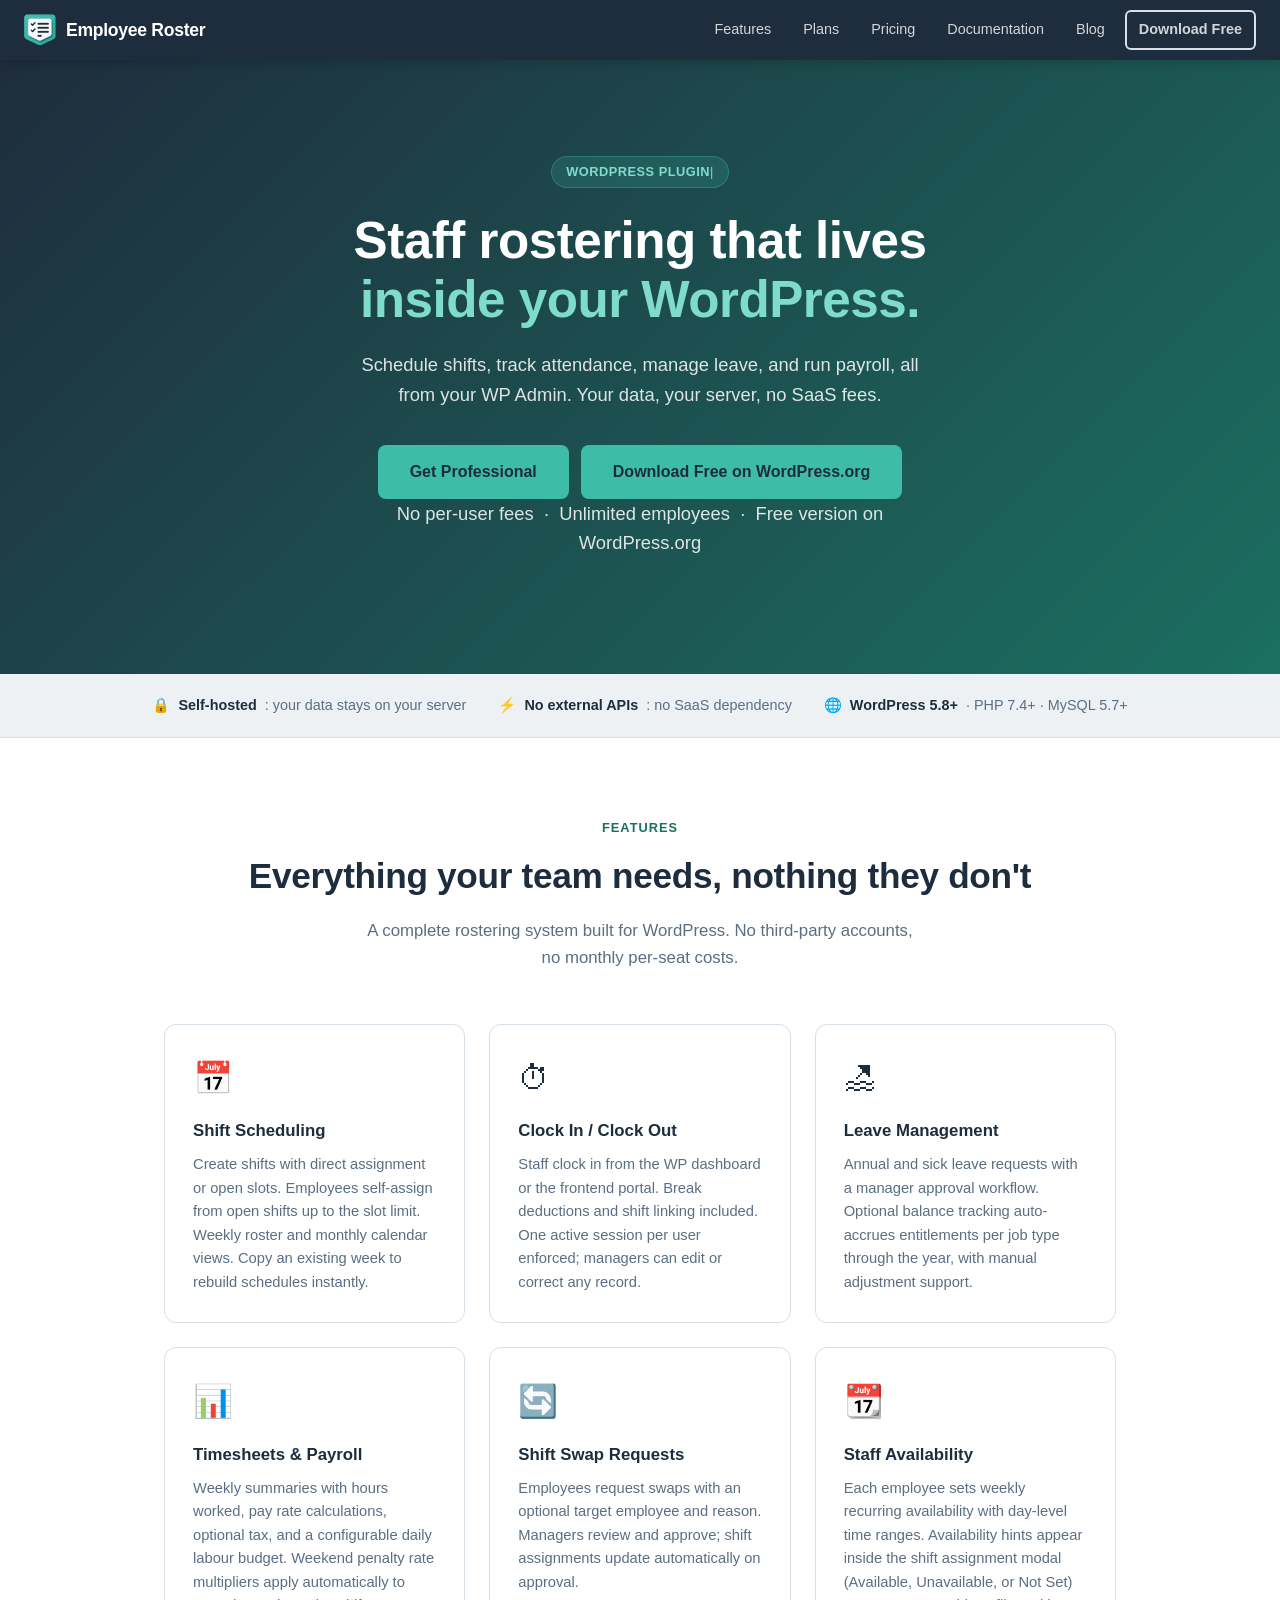
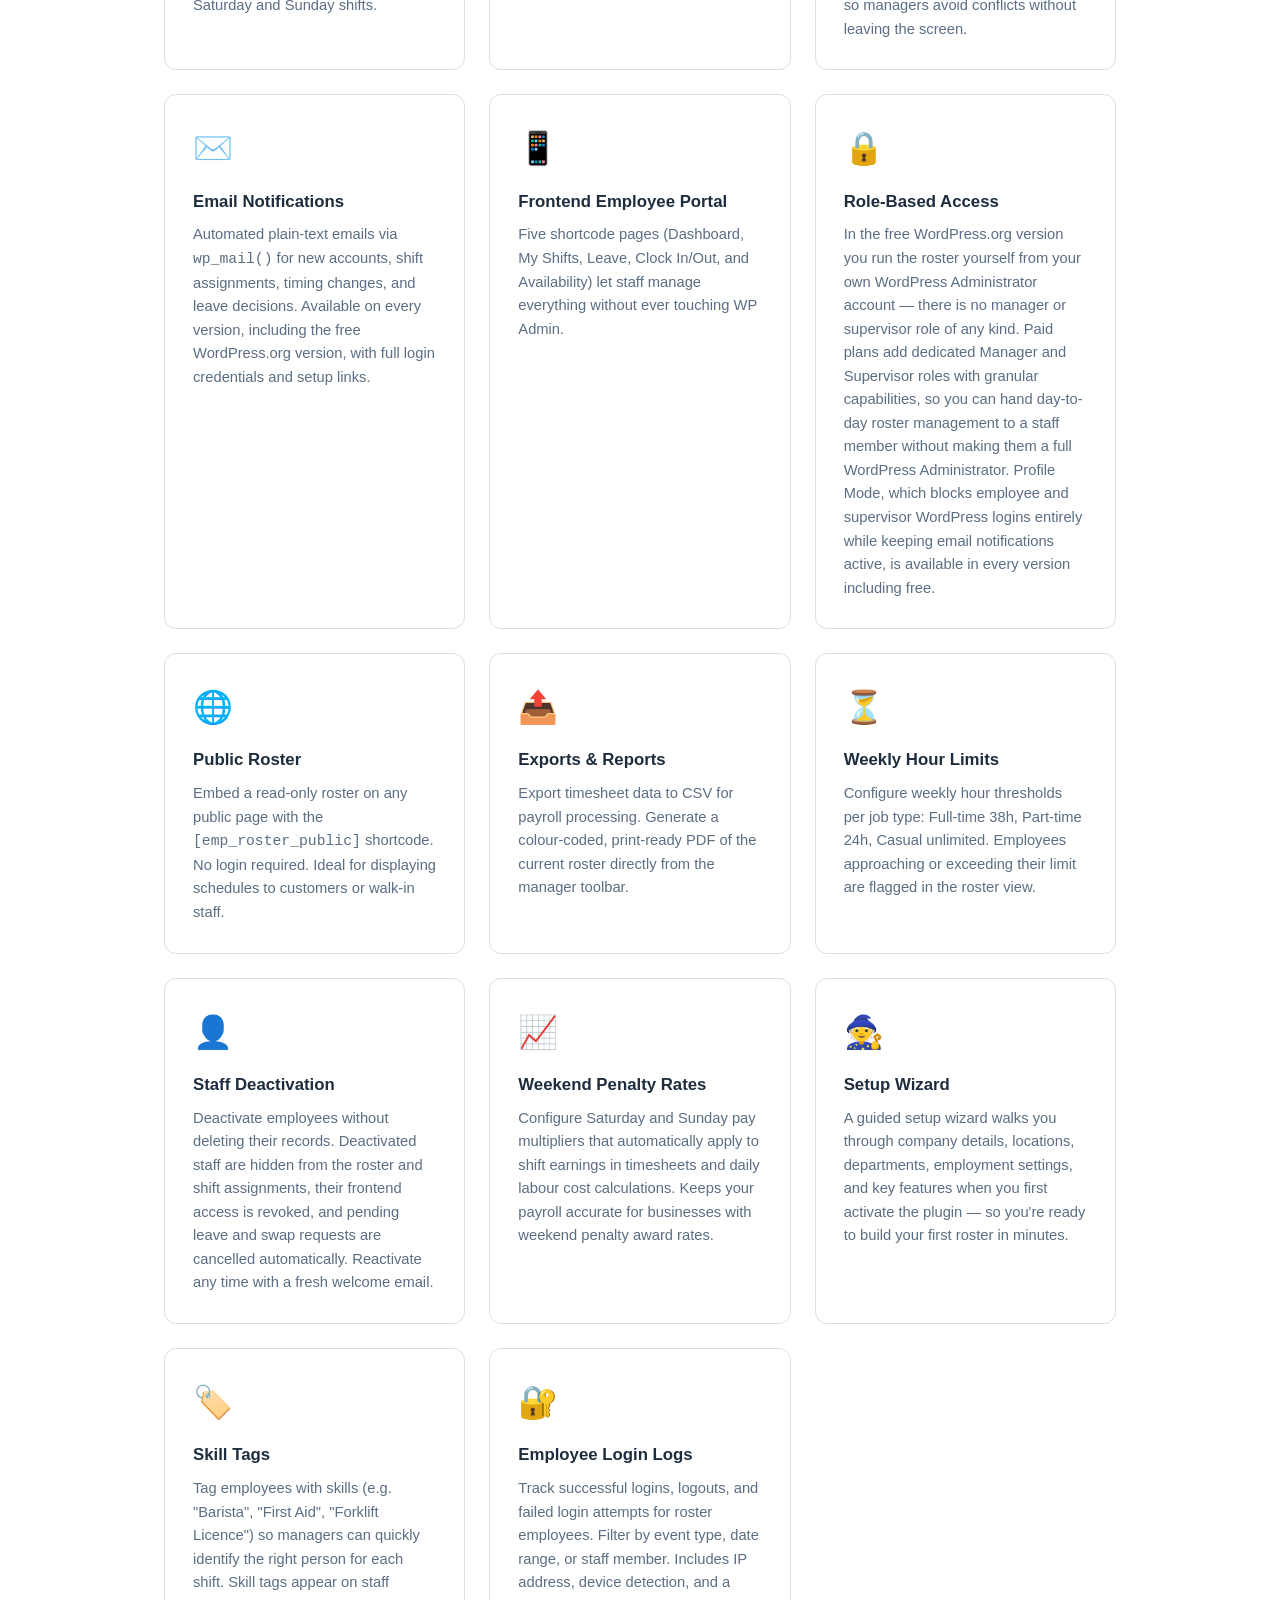
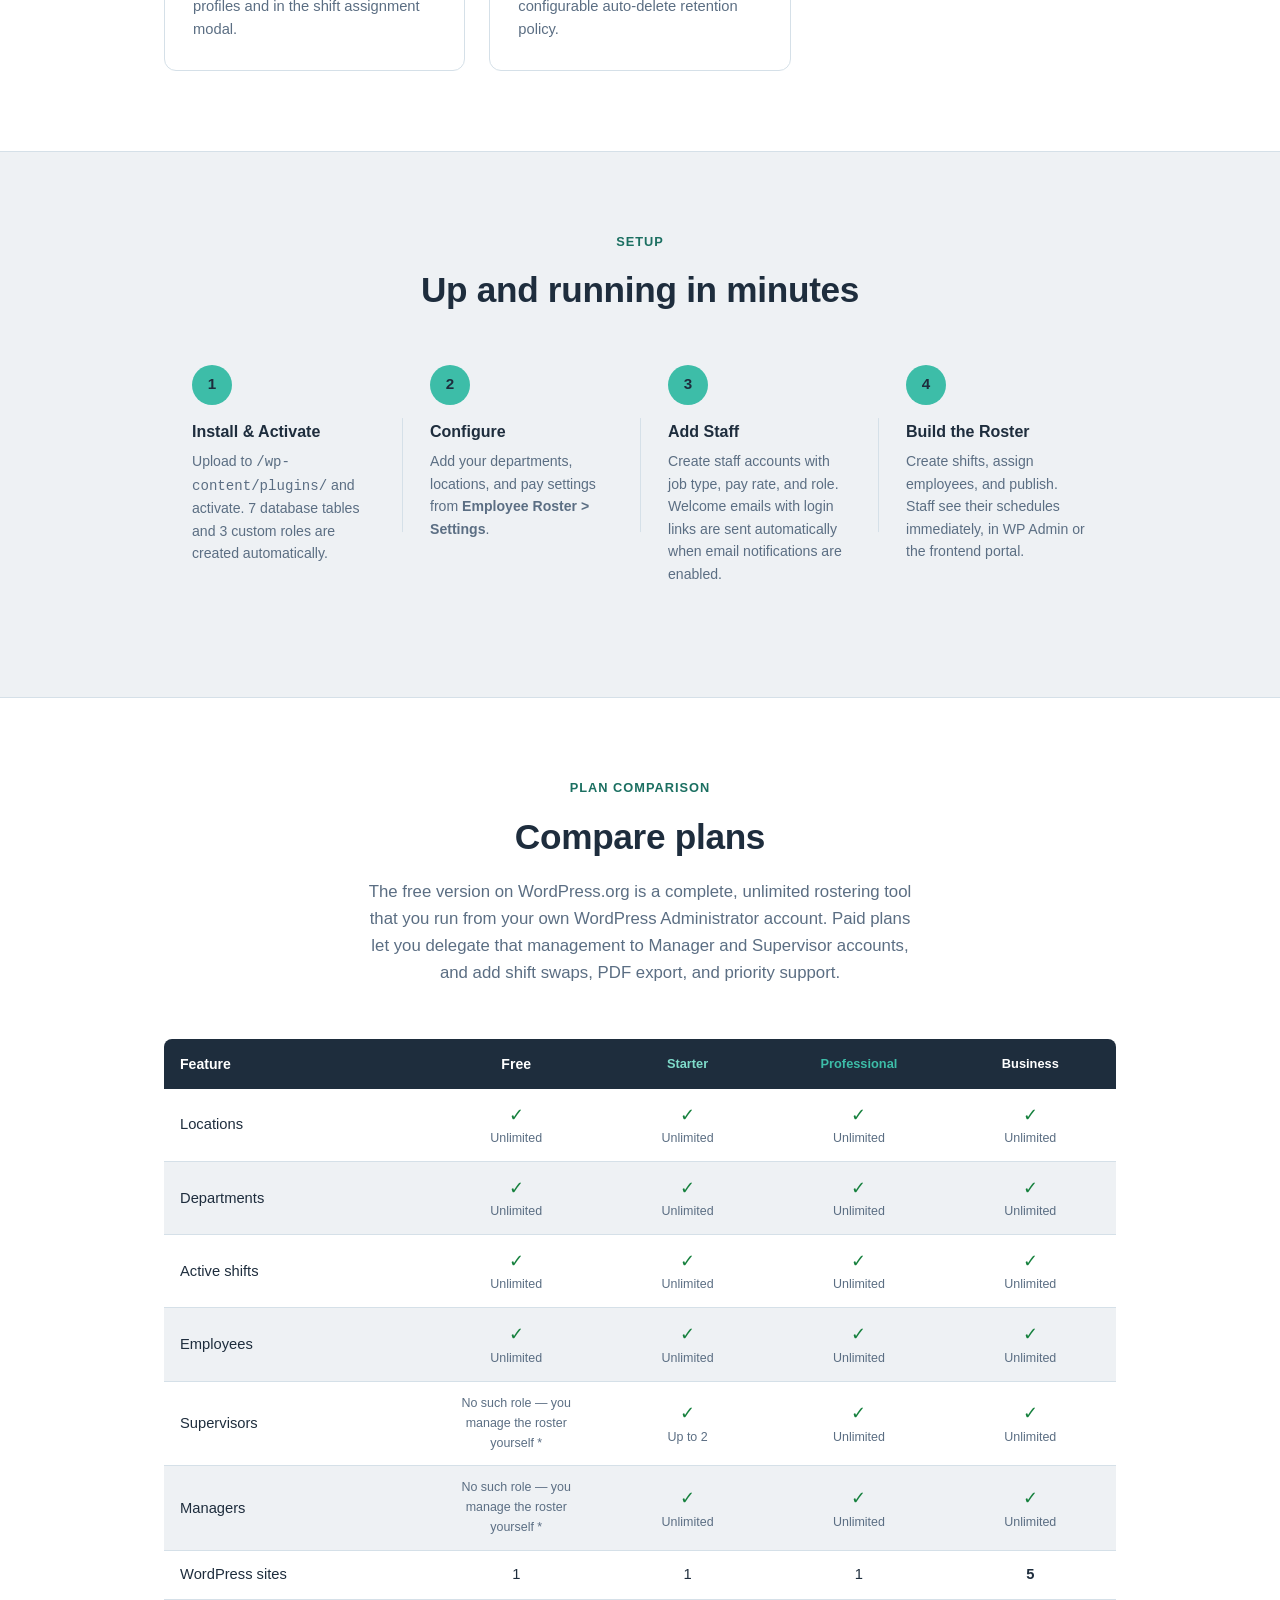
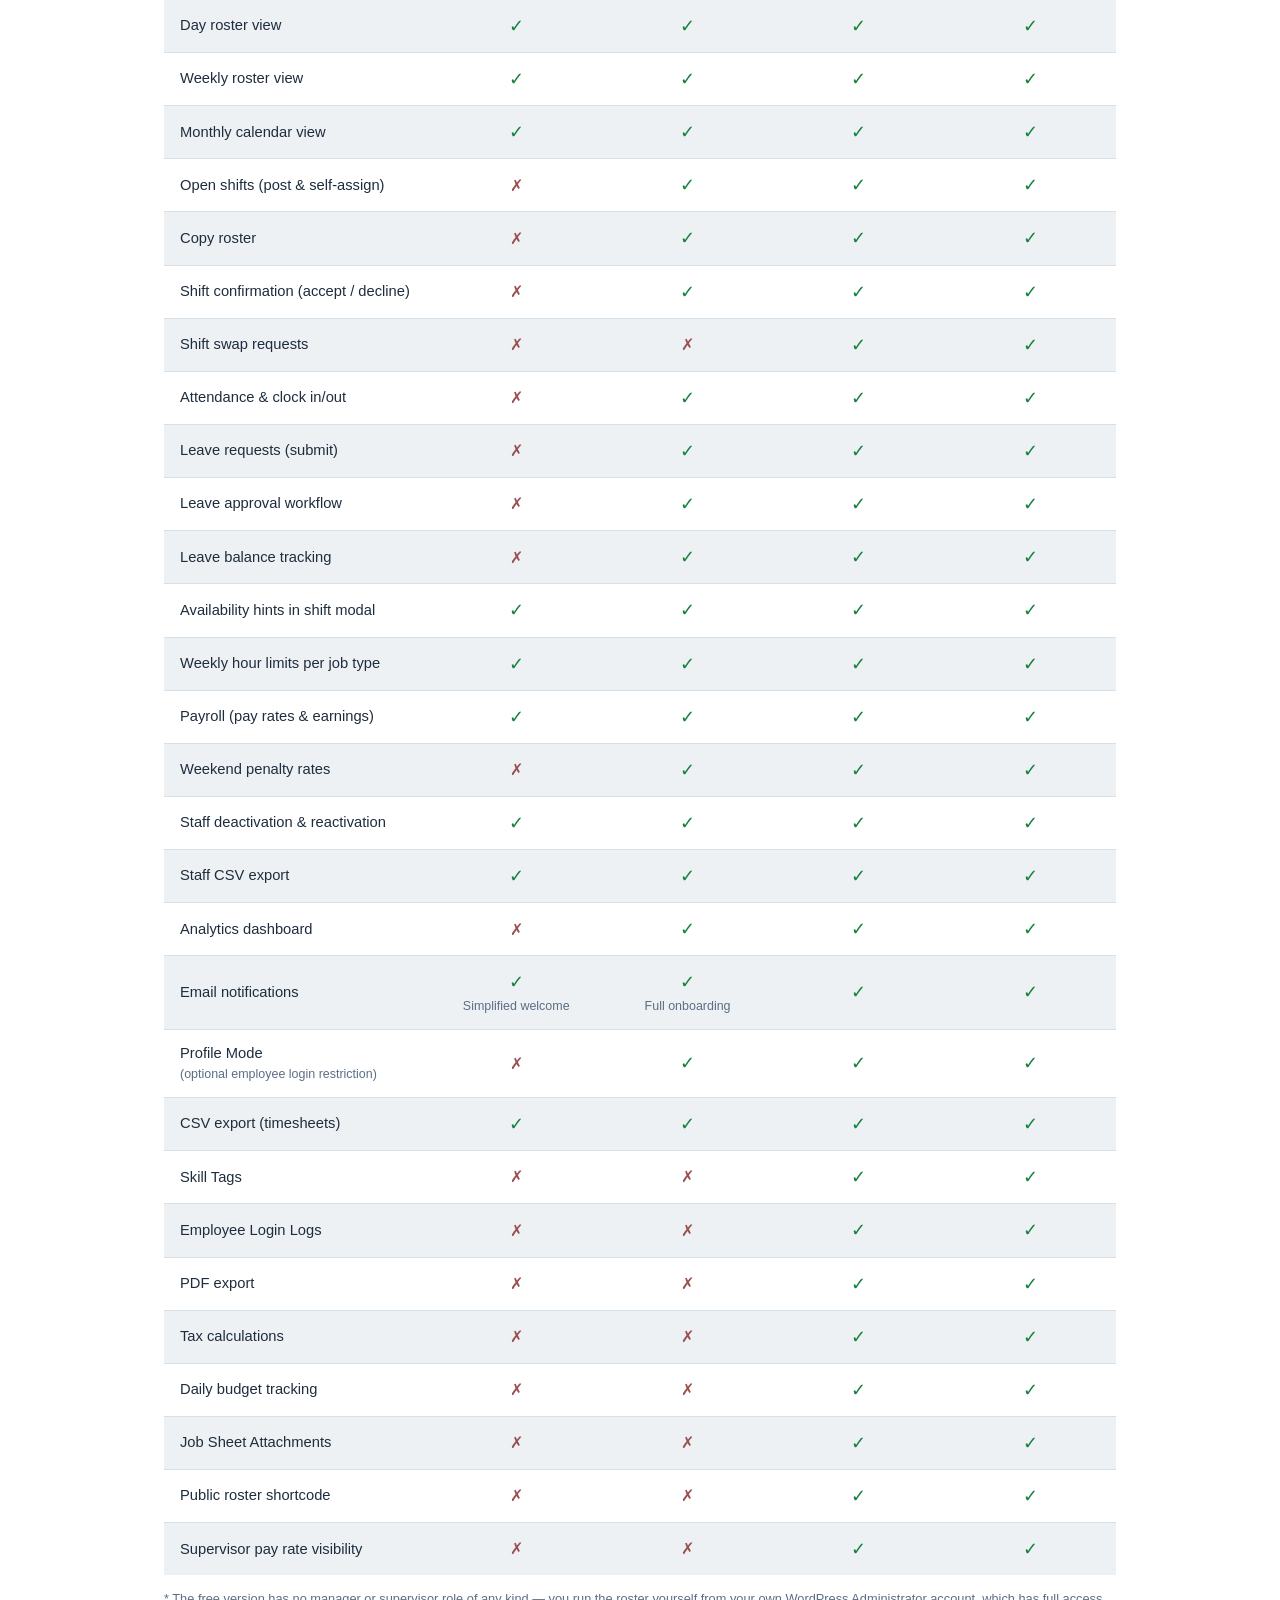
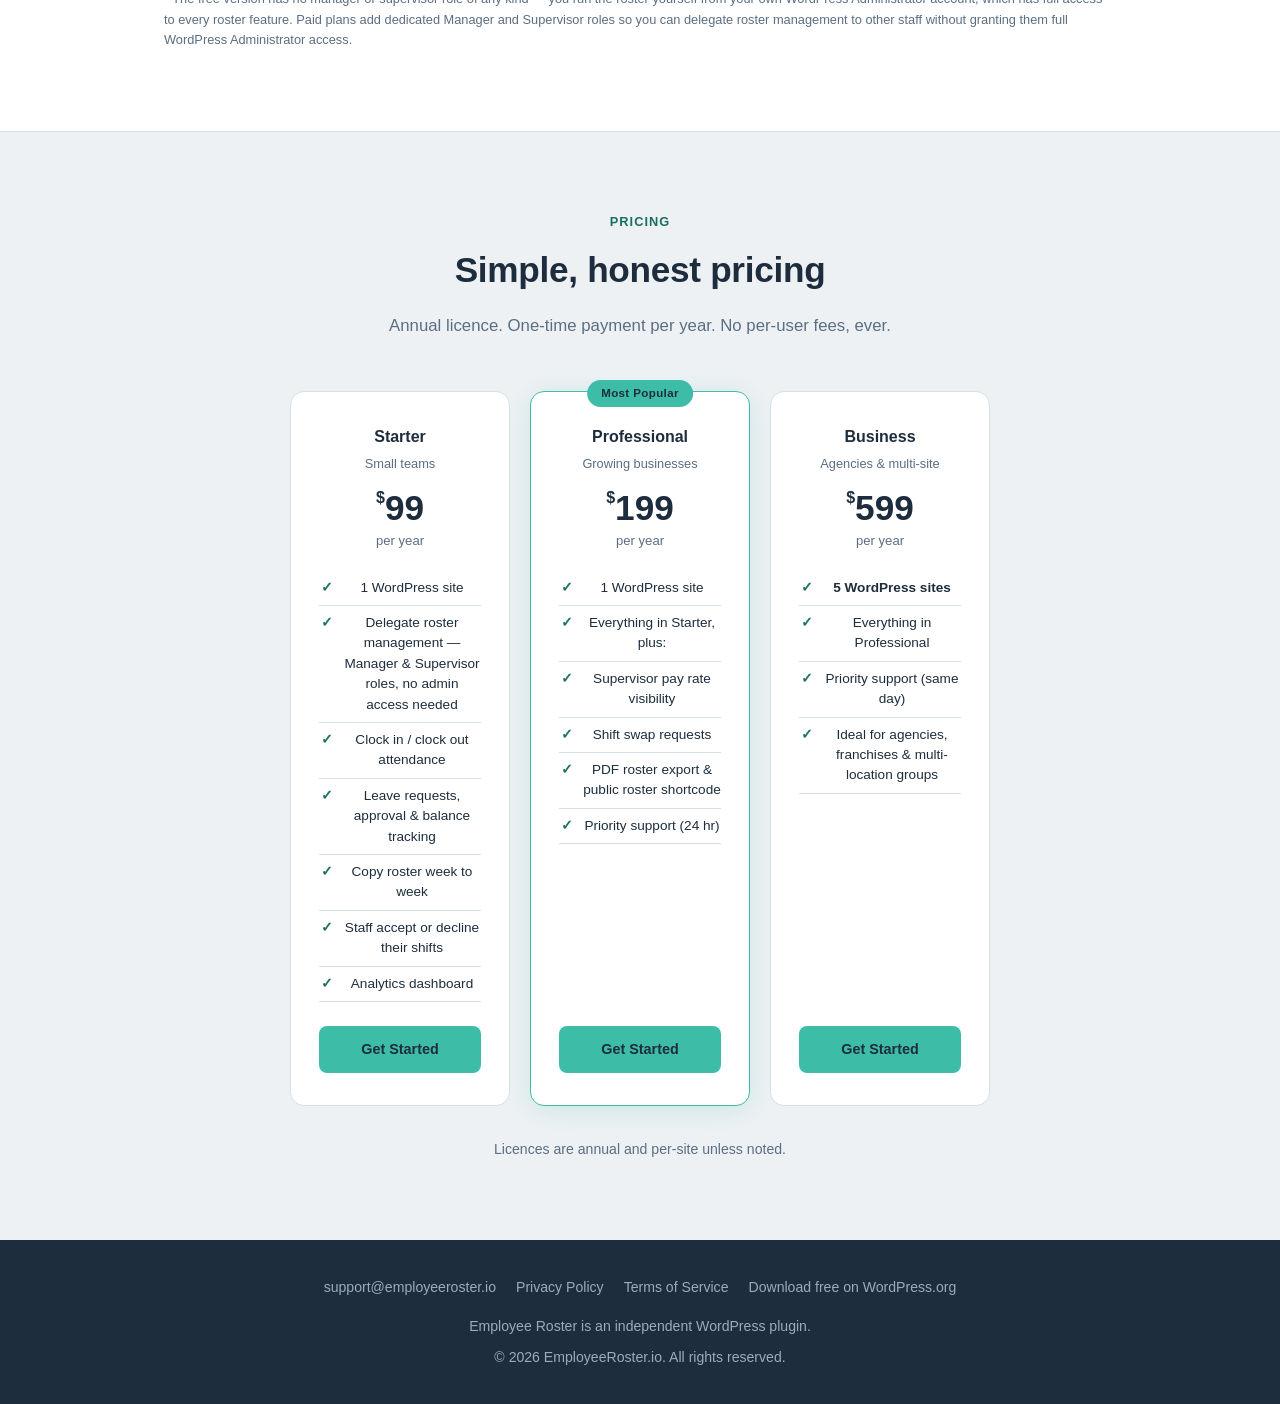
<file: index.html>
﻿<!DOCTYPE html>
<html lang="en">
<head>
  <meta charset="UTF-8" />
  <meta name="viewport" content="width=device-width, initial-scale=1.0"/>

  <!-- Primary SEO -->
  <title>Employee Roster – WordPress Shift Scheduling &amp; Staff Rostering Plugin</title>
  <!-- Google tag (gtag.js) -->
  <script async src="https://www.googletagmanager.com/gtag/js?id=G-27SR5BZH9W"></script>
  <script>
    window.dataLayer = window.dataLayer || [];
    function gtag(){dataLayer.push(arguments);}
    gtag('js', new Date());
    gtag('config', 'G-27SR5BZH9W');
  </script>
  <meta name="description" content="Schedule shifts, track attendance, manage leave, and run payroll inside WordPress. Self-hosted. No SaaS fees, no per-user costs. Free version on WordPress.org." />
  <meta name="keywords" content="WordPress staff rostering plugin, WordPress shift scheduling, WordPress employee scheduling, WordPress attendance tracking, WordPress leave management, WordPress payroll plugin, self-hosted rostering, shift management WordPress" />
  <meta name="robots" content="index, follow" />
  <link rel="canonical" href="https://employeeroster.io/" />

  <!-- Open Graph -->
  <meta property="og:type" content="website" />
  <meta property="og:url" content="https://employeeroster.io/" />
  <meta property="og:site_name" content="Employee Roster" />
  <meta property="og:title" content="Employee Roster – WordPress Shift Scheduling &amp; Staff Rostering Plugin" />
  <meta property="og:description" content="Schedule shifts, track attendance, manage leave, and run payroll inside WordPress. Self-hosted. No SaaS fees, no per-user costs. Free version on WordPress.org." />
  <meta property="og:image" content="https://employeeroster.io/assets/logo/favicon/android-chrome-512x512.png" />
  <meta property="og:image:width" content="512" />
  <meta property="og:image:height" content="512" />
  <meta property="og:locale" content="en_US" />

  <!-- Twitter Card -->
  <meta name="twitter:card" content="summary" />
  <meta name="twitter:title" content="Employee Roster – WordPress Shift Scheduling &amp; Staff Rostering Plugin" />
  <meta name="twitter:description" content="Schedule shifts, track attendance, manage leave, and run payroll inside WordPress. Self-hosted. No SaaS fees, no per-user costs." />
  <meta name="twitter:image" content="https://employeeroster.io/assets/logo/favicon/android-chrome-512x512.png" />

  <!-- Favicons -->
  <link rel="icon" type="image/x-icon" href="assets/logo/favicon/favicon.ico" />
  <link rel="icon" type="image/png" sizes="16x16" href="assets/logo/favicon/favicon-16x16.png" />
  <link rel="icon" type="image/png" sizes="32x32" href="assets/logo/favicon/favicon-32x32.png" />
  <link rel="apple-touch-icon" sizes="180x180" href="assets/logo/favicon/apple-touch-icon.png" />
  <link rel="icon" type="image/png" sizes="192x192" href="assets/logo/favicon/android-chrome-192x192.png" />
  <link rel="icon" type="image/png" sizes="512x512" href="assets/logo/favicon/android-chrome-512x512.png" />
  <link rel="manifest" href="assets/logo/favicon/site.webmanifest" />
  <meta name="theme-color" content="#3DBDA8" />

  <!-- Structured Data -->
  <script type="application/ld+json">
  {
    "@context": "https://schema.org",
    "@type": "SoftwareApplication",
    "name": "Employee Roster",
    "url": "https://employeeroster.io/",
    "description": "Complete staff rostering, shift scheduling, time and attendance, and leave management WordPress plugin. Self-hosted with no SaaS dependencies or per-user fees.",
    "applicationCategory": "BusinessApplication",
    "operatingSystem": "WordPress 5.8+",
    "softwareVersion": "latest",
    "offers": [
      {
        "@type": "Offer",
        "name": "Starter",
        "price": "99",
        "priceCurrency": "USD",
        "description": "Delegate roster management to staff via dedicated Manager and Supervisor roles without granting WordPress Administrator access. Adds clock in/out attendance, leave requests, approval and balance tracking, copy roster, and the analytics dashboard."
      },
      {
        "@type": "Offer",
        "name": "Professional",
        "price": "199",
        "priceCurrency": "USD",
        "description": "Everything in Starter, plus supervisor pay rate visibility, shift swap requests, PDF roster export, public roster shortcode, and 24-hour priority support."
      },
      {
        "@type": "Offer",
        "name": "Business",
        "price": "599",
        "priceCurrency": "USD",
        "description": "All Professional features on up to 5 sites. Priority same-day email support."
      }
    ],
    "publisher": {
      "@type": "Organization",
      "name": "Employee Roster",
      "url": "https://employeeroster.io/",
      "email": "support@employeeroster.io"
    }
  }
  </script>
  <script>document.documentElement.classList.add('js');</script>
  <link rel="stylesheet" href="assets/site.css" />
  <script src="assets/site.js" defer></script>
  <style>

    /* ── NAV ── */

    /* ── HERO ── */
    .hero {
      background: linear-gradient(135deg, var(--dark) 0%, var(--teal-text) 100%);
      color: var(--white); padding: 96px 24px 80px; text-align: center;
    }
    .hero-badge {
      display: inline-block; background: rgba(61,189,168,.18); color: var(--teal-light);
      border: 1px solid rgba(61,189,168,.35); font-size: .8rem; font-weight: 600;
      letter-spacing: .5px; text-transform: uppercase; padding: 5px 14px;
      border-radius: 20px; margin-bottom: 24px;
    }
    html:not(.js) .typing-cursor { display: none; }
    .typing-cursor {
      display: inline-block; color: var(--teal-light); font-weight: 300;
      animation: blink .7s step-end infinite;
    }
    @keyframes blink { 50% { opacity: 0; } }
    .hero h1 { font-size: clamp(2rem, 5vw, 3.2rem); font-weight: 800; line-height: 1.15; margin-bottom: 20px; letter-spacing: -.5px; }
    .hero h1 span { color: var(--teal-light); }
    .hero p { font-size: 1.15rem; opacity: .85; max-width: 580px; margin: 0 auto 36px; }
    .hero-btns { display: flex; gap: 12px; justify-content: center; flex-wrap: wrap; }
    .btn-primary {
      background: var(--teal); color: var(--on-teal); padding: 14px 32px;
      border-radius: var(--radius); text-decoration: none; font-weight: 700; font-size: 1rem;
      display: inline-block; transition: background .15s, transform .1s;
    }
    .btn-primary:hover { background: var(--teal-hover); transform: translateY(-1px); }
    .hero-sub { margin-top: 24px; font-size: .85rem; opacity: .85; }

    /* ── TRUST BAR ── */
    .trust {
      background: var(--bg); border-bottom: 1px solid var(--border);
      padding: 20px 24px; display: flex; gap: 32px; justify-content: center;
      flex-wrap: wrap; align-items: center;
    }
    .trust-item { display: flex; align-items: center; gap: 8px; font-size: .9rem; color: var(--muted); font-weight: 500; }
    .trust-item strong { color: var(--dark); }

    /* ── SECTIONS ── */
    .section { padding: 80px 24px; max-width: 1000px; margin: 0 auto; }
    .section-center { text-align: center; }
    .section-label { font-size: .8rem; font-weight: 700; text-transform: uppercase; letter-spacing: 1px; color: var(--teal-text); margin-bottom: 10px; }
    h2.section-title { font-size: clamp(1.6rem, 3vw, 2.2rem); font-weight: 800; color: var(--dark); margin-bottom: 14px; letter-spacing: -.3px; }
    .section-sub { font-size: 1.05rem; color: var(--muted); max-width: 560px; margin: 0 auto 52px; }

    /* ── FEATURES GRID ── */
    .features-grid { display: grid; grid-template-columns: repeat(auto-fit, minmax(280px, 1fr)); gap: 24px; }
    .feature-card {
      background: var(--white); border: 1px solid var(--border); border-radius: 12px;
      padding: 28px; transition: box-shadow .2s, transform .2s;
    }
    .feature-card:hover { box-shadow: var(--shadow); transform: translateY(-2px); }
    .feature-icon { font-size: 2rem; margin-bottom: 14px; }
    .feature-card h3 { font-size: 1.05rem; font-weight: 700; color: var(--dark); margin-bottom: 8px; }
    .feature-card p { font-size: .92rem; color: var(--muted); line-height: 1.6; }

    /* ── HOW IT WORKS ── */
    .how-bg { background: var(--bg); border-top: 1px solid var(--border); border-bottom: 1px solid var(--border); }
    .steps { display: grid; grid-template-columns: repeat(auto-fit, minmax(200px, 1fr)); gap: 0; counter-reset: steps; }
    .step { padding: 32px 28px; position: relative; }
    .step + .step::before {
      content: ''; position: absolute; left: 0; top: 50%; transform: translateY(-50%);
      height: 40%; width: 1px; background: var(--border);
    }
    .step-num {
      width: 40px; height: 40px; border-radius: 50%; background: var(--teal); color: var(--on-teal);
      font-weight: 800; font-size: .95rem; display: flex; align-items: center; justify-content: center;
      margin-bottom: 14px;
    }
    .step h3 { font-size: 1rem; font-weight: 700; color: var(--dark); margin-bottom: 6px; }
    .step p { font-size: .88rem; color: var(--muted); }

    /* ── COMPARISON TABLE ── */
    .table-wrap { overflow-x: auto; }
    table { width: 100%; border-collapse: collapse; font-size: .92rem; }
    thead th { background: var(--dark); color: var(--white); padding: 14px 16px; text-align: center; font-weight: 600; font-size: .88rem; }
    thead th:first-child { text-align: left; border-radius: 8px 0 0 0; }
    thead th:last-child { border-radius: 0 8px 0 0; }
    tbody tr:nth-child(even) td { background: var(--bg); }
    tbody td { padding: 12px 16px; border-bottom: 1px solid var(--border); color: var(--dark); }
    tbody td:not(:first-child) { text-align: center; }
    tbody tr:last-child td { border-bottom: none; }
    .check { color: var(--green); font-size: 1.1rem; }
    .cross { color: var(--cross); font-size: 1rem; }
    .plan-col { font-weight: 700; font-size: .8rem; }
    .plan-col.starter { color: var(--teal-light); }
    .plan-col.pro { color: var(--teal); }
    .plan-col.biz { color: var(--white); }
    .cell-note { font-size: .78rem; color: var(--muted); display: block; }
    #plans table { table-layout: fixed; min-width: 720px; }
    #plans th:first-child, #plans td:first-child { width: 28%; }
    #plans th:not(:first-child), #plans td:not(:first-child) { width: 18%; }
    .table-footnote { font-size: .8rem; color: var(--muted); margin-top: 14px; line-height: 1.6; }

    /* ── PRICING ── */
    .pricing-bg { background: var(--bg); border-top: 1px solid var(--border); }
    .pricing-cards { display: flex; gap: 20px; justify-content: center; flex-wrap: wrap; margin-top: 12px; }
    .pricing-card {
      background: var(--white); border: 1px solid var(--border); border-radius: 14px;
      padding: 32px 28px; width: 220px; display: flex; flex-direction: column;
    }
    .pricing-card.featured { border-color: var(--teal); box-shadow: 0 4px 28px rgba(61,189,168,.2); position: relative; }
    .badge-popular {
      position: absolute; top: -12px; left: 50%; transform: translateX(-50%);
      background: var(--teal); color: var(--on-teal); font-size: .72rem; font-weight: 700;
      padding: 4px 14px; border-radius: 20px; white-space: nowrap; letter-spacing: .4px;
    }
    .pricing-card h3 { font-size: 1rem; font-weight: 700; color: var(--dark); margin-bottom: 4px; }
    .pricing-tier-desc { font-size: .8rem; color: var(--muted); margin-bottom: 16px; }
    .price { font-size: 2.2rem; font-weight: 800; color: var(--dark); line-height: 1; }
    .price sup { font-size: 1rem; font-weight: 600; vertical-align: top; margin-top: 6px; }
    .price-period { font-size: .82rem; color: var(--muted); margin: 4px 0 20px; }
    .pricing-card ul { list-style: none; flex: 1; margin-bottom: 24px; }
    .pricing-card ul li { padding: 7px 0; border-bottom: 1px solid var(--border); font-size: .85rem; color: var(--dark); display: grid; grid-template-columns: 16px 1fr; gap: 8px; align-items: start; line-height: 1.5; }
    .pricing-card ul li::before { content: '✓'; color: var(--teal-text); font-weight: 700; line-height: 1.5; }
    .btn-plan {
      display: block; text-align: center; padding: 12px;
      border-radius: var(--radius); text-decoration: none; font-weight: 700; font-size: .9rem;
      transition: opacity .15s;
    }
    .btn-plan-navy { background: var(--teal); color: var(--on-teal); }
    .btn-plan-amber { background: var(--teal); color: var(--on-teal); }
    .btn-plan-purple { background: var(--teal); color: var(--on-teal); }
    .btn-plan-outline { border: 2px solid var(--border); color: var(--dark); }
    .pricing-guarantee { text-align: center; margin-top: 32px; font-size: .88rem; color: var(--muted); }
    .pricing-guarantee strong { color: var(--dark); }

    @media (max-width: 600px) {
      .step + .step::before { display: none; }
      .pricing-card { width: 100%; max-width: 320px; }
    }

  </style>
</head>
<body>

<!-- NAV -->
<header>
<nav class="site-nav">
  <a href="#" class="nav-brand">
    <img src="assets/logo/only-logo-64.png" width="32" height="32" alt="Employee Roster logo" />
    Employee Roster
  </a>
  <button class="nav-toggle" type="button" aria-expanded="false" aria-controls="site-nav-links" aria-label="Menu"><svg class="nav-icon-open" width="24" height="24" viewBox="0 0 24 24" fill="none" stroke="currentColor" stroke-width="2" stroke-linecap="round" aria-hidden="true"><path d="M4 7h16M4 12h16M4 17h16"/></svg><svg class="nav-icon-close" width="24" height="24" viewBox="0 0 24 24" fill="none" stroke="currentColor" stroke-width="2" stroke-linecap="round" aria-hidden="true"><path d="M6 6l12 12M18 6L6 18"/></svg></button>
  <div class="nav-links" id="site-nav-links">
    <a href="#features">Features</a>
    <a href="#plans">Plans</a>
    <a href="#pricing">Pricing</a>
    <a href="https://employeeroster.io/docs">Documentation</a>
    <a href="https://employeeroster.io/blog/">Blog</a>
    <a href="https://wordpress.org/plugins/employee-roster/" class="btn-plan btn-plan-outline">Download Free</a>
  </div>
</nav>
</header>

<a class="skip-link" href="#main">Skip to content</a>
<main id="main" tabindex="-1">
<!-- HERO -->
<div class="hero">
  <div class="hero-badge"><span id="typing-text">WordPress Plugin</span><span class="typing-cursor" aria-hidden="true">|</span></div>
  <h1>Staff rostering that lives<br><span>inside your WordPress.</span></h1>
  <p>Schedule shifts, track attendance, manage leave, and run payroll, all from your WP Admin. Your data, your server, no SaaS fees.</p>
  <div class="hero-btns">
    <a href="https://checkout.freemius.com/plugin/28057/plan/46316/" class="btn-primary">Get Professional</a>
    <a href="https://wordpress.org/plugins/employee-roster/" class="btn-primary">Download Free on WordPress.org</a>
  </div>
  <p class="hero-sub">No per-user fees &nbsp;·&nbsp; Unlimited employees &nbsp;·&nbsp; Free version on WordPress.org</p>
</div>

<!-- TRUST BAR -->
<div class="trust">
  <div class="trust-item"><span aria-hidden="true">🔒</span> <strong>Self-hosted</strong>: your data stays on your server</div>
  <div class="trust-item"><span aria-hidden="true">⚡</span> <strong>No external APIs</strong>: no SaaS dependency</div>
  <div class="trust-item"><span aria-hidden="true">🌐</span> <strong>WordPress 5.8+</strong> · PHP 7.4+ · MySQL 5.7+</div>
</div>

<!-- FEATURES -->
<div id="features">
  <div class="section">
    <div class="section-center">
      <div class="section-label">Features</div>
      <h2 class="section-title">Everything your team needs, nothing they don't</h2>
      <p class="section-sub">A complete rostering system built for WordPress. No third-party accounts, no monthly per-seat costs.</p>
    </div>
    <div class="features-grid">
      <div class="feature-card">
        <div class="feature-icon" aria-hidden="true">📅</div>
        <h3>Shift Scheduling</h3>
        <p>Create shifts with direct assignment or open slots. Employees self-assign from open shifts up to the slot limit. Weekly roster and monthly calendar views. Copy an existing week to rebuild schedules instantly.</p>
      </div>
      <div class="feature-card">
        <div class="feature-icon" aria-hidden="true">⏱</div>
        <h3>Clock In / Clock Out</h3>
        <p>Staff clock in from the WP dashboard or the frontend portal. Break deductions and shift linking included. One active session per user enforced; managers can edit or correct any record.</p>
      </div>
      <div class="feature-card">
        <div class="feature-icon" aria-hidden="true">🏖</div>
        <h3>Leave Management</h3>
        <p>Annual and sick leave requests with a manager approval workflow. Optional balance tracking auto-accrues entitlements per job type through the year, with manual adjustment support.</p>
      </div>
      <div class="feature-card">
        <div class="feature-icon" aria-hidden="true">📊</div>
        <h3>Timesheets &amp; Payroll</h3>
        <p>Weekly summaries with hours worked, pay rate calculations, optional tax, and a configurable daily labour budget. Weekend penalty rate multipliers apply automatically to Saturday and Sunday shifts.</p>
      </div>
      <div class="feature-card">
        <div class="feature-icon" aria-hidden="true">🔄</div>
        <h3>Shift Swap Requests</h3>
        <p>Employees request swaps with an optional target employee and reason. Managers review and approve; shift assignments update automatically on approval.</p>
      </div>
      <div class="feature-card">
        <div class="feature-icon" aria-hidden="true">📆</div>
        <h3>Staff Availability</h3>
        <p>Each employee sets weekly recurring availability with day-level time ranges. Availability hints appear inside the shift assignment modal (Available, Unavailable, or Not Set) so managers avoid conflicts without leaving the screen.</p>
      </div>
      <div class="feature-card">
        <div class="feature-icon" aria-hidden="true">✉️</div>
        <h3>Email Notifications</h3>
        <p>Automated plain-text emails via <code>wp_mail()</code> for new accounts, shift assignments, timing changes, and leave decisions. Available on every version, including the free WordPress.org version, with full login credentials and setup links.</p>
      </div>
      <div class="feature-card">
        <div class="feature-icon" aria-hidden="true">📱</div>
        <h3>Frontend Employee Portal</h3>
        <p>Five shortcode pages (Dashboard, My Shifts, Leave, Clock In/Out, and Availability) let staff manage everything without ever touching WP Admin.</p>
      </div>
      <div class="feature-card">
        <div class="feature-icon" aria-hidden="true">🔒</div>
        <h3>Role-Based Access</h3>
        <p>In the free WordPress.org version you run the roster yourself from your own WordPress Administrator account — there is no manager or supervisor role of any kind. Paid plans add dedicated Manager and Supervisor roles with granular capabilities, so you can hand day-to-day roster management to a staff member without making them a full WordPress Administrator. Profile Mode, which blocks employee and supervisor WordPress logins entirely while keeping email notifications active, is available in every version including free.</p>
      </div>
      <div class="feature-card">
        <div class="feature-icon" aria-hidden="true">🌐</div>
        <h3>Public Roster</h3>
        <p>Embed a read-only roster on any public page with the <code>[emp_roster_public]</code> shortcode. No login required. Ideal for displaying schedules to customers or walk-in staff.</p>
      </div>
      <div class="feature-card">
        <div class="feature-icon" aria-hidden="true">📤</div>
        <h3>Exports &amp; Reports</h3>
        <p>Export timesheet data to CSV for payroll processing. Generate a colour-coded, print-ready PDF of the current roster directly from the manager toolbar.</p>
      </div>
      <div class="feature-card">
        <div class="feature-icon" aria-hidden="true">⏳</div>
        <h3>Weekly Hour Limits</h3>
        <p>Configure weekly hour thresholds per job type: Full-time 38h, Part-time 24h, Casual unlimited. Employees approaching or exceeding their limit are flagged in the roster view.</p>
      </div>
      <div class="feature-card">
        <div class="feature-icon" aria-hidden="true">👤</div>
        <h3>Staff Deactivation</h3>
        <p>Deactivate employees without deleting their records. Deactivated staff are hidden from the roster and shift assignments, their frontend access is revoked, and pending leave and swap requests are cancelled automatically. Reactivate any time with a fresh welcome email.</p>
      </div>
      <div class="feature-card">
        <div class="feature-icon" aria-hidden="true">📈</div>
        <h3>Weekend Penalty Rates</h3>
        <p>Configure Saturday and Sunday pay multipliers that automatically apply to shift earnings in timesheets and daily labour cost calculations. Keeps your payroll accurate for businesses with weekend penalty award rates.</p>
      </div>
      <div class="feature-card">
        <div class="feature-icon" aria-hidden="true">🧙</div>
        <h3>Setup Wizard</h3>
        <p>A guided setup wizard walks you through company details, locations, departments, employment settings, and key features when you first activate the plugin — so you're ready to build your first roster in minutes.</p>
      </div>
      <div class="feature-card">
        <div class="feature-icon" aria-hidden="true">🏷️</div>
        <h3>Skill Tags</h3>
        <p>Tag employees with skills (e.g. "Barista", "First Aid", "Forklift Licence") so managers can quickly identify the right person for each shift. Skill tags appear on staff profiles and in the shift assignment modal.</p>
      </div>
      <div class="feature-card">
        <div class="feature-icon" aria-hidden="true">🔐</div>
        <h3>Employee Login Logs</h3>
        <p>Track successful logins, logouts, and failed login attempts for roster employees. Filter by event type, date range, or staff member. Includes IP address, device detection, and a configurable auto-delete retention policy.</p>
      </div>
    </div>
  </div>
</div>

<!-- HOW IT WORKS -->
<div class="how-bg">
  <div class="section">
    <div class="section-center">
      <div class="section-label">Setup</div>
      <h2 class="section-title">Up and running in minutes</h2>
    </div>
    <div class="steps">
      <div class="step">
        <div class="step-num">1</div>
        <h3>Install &amp; Activate</h3>
        <p>Upload to <code>/wp-content/plugins/</code> and activate. 7 database tables and 3 custom roles are created automatically.</p>
      </div>
      <div class="step">
        <div class="step-num">2</div>
        <h3>Configure</h3>
        <p>Add your departments, locations, and pay settings from <strong>Employee Roster &gt; Settings</strong>.</p>
      </div>
      <div class="step">
        <div class="step-num">3</div>
        <h3>Add Staff</h3>
        <p>Create staff accounts with job type, pay rate, and role. Welcome emails with login links are sent automatically when email notifications are enabled.</p>
      </div>
      <div class="step">
        <div class="step-num">4</div>
        <h3>Build the Roster</h3>
        <p>Create shifts, assign employees, and publish. Staff see their schedules immediately, in WP Admin or the frontend portal.</p>
      </div>
    </div>
  </div>
</div>

<!-- PLAN COMPARISON -->
<div id="plans">
  <div class="section">
    <div class="section-center">
      <div class="section-label">Plan Comparison</div>
      <h2 class="section-title">Compare plans</h2>
      <p class="section-sub">The free version on WordPress.org is a complete, unlimited rostering tool that you run from your own WordPress Administrator account. Paid plans let you delegate that management to Manager and Supervisor accounts, and add shift swaps, PDF export, and priority support.</p>
    </div>
    <div class="table-wrap">
      <table>
        <thead>
          <tr>
            <th>Feature</th>
            <th>Free</th>
            <th class="plan-col starter">Starter</th>
            <th class="plan-col pro">Professional</th>
            <th class="plan-col biz">Business</th>
          </tr>
        </thead>
        <tbody>
          <tr>
            <td>Locations</td>
            <td><span class="check">✓</span><span class="cell-note">Unlimited</span></td>
            <td><span class="check">✓</span><span class="cell-note">Unlimited</span></td>
            <td><span class="check">✓</span><span class="cell-note">Unlimited</span></td>
            <td><span class="check">✓</span><span class="cell-note">Unlimited</span></td>
          </tr>
          <tr>
            <td>Departments</td>
            <td><span class="check">✓</span><span class="cell-note">Unlimited</span></td>
            <td><span class="check">✓</span><span class="cell-note">Unlimited</span></td>
            <td><span class="check">✓</span><span class="cell-note">Unlimited</span></td>
            <td><span class="check">✓</span><span class="cell-note">Unlimited</span></td>
          </tr>
          <tr>
            <td>Active shifts</td>
            <td><span class="check">✓</span><span class="cell-note">Unlimited</span></td>
            <td><span class="check">✓</span><span class="cell-note">Unlimited</span></td>
            <td><span class="check">✓</span><span class="cell-note">Unlimited</span></td>
            <td><span class="check">✓</span><span class="cell-note">Unlimited</span></td>
          </tr>
          <tr>
            <td>Employees</td>
            <td><span class="check">✓</span><span class="cell-note">Unlimited</span></td>
            <td><span class="check">✓</span><span class="cell-note">Unlimited</span></td>
            <td><span class="check">✓</span><span class="cell-note">Unlimited</span></td>
            <td><span class="check">✓</span><span class="cell-note">Unlimited</span></td>
          </tr>
          <tr>
            <td>Supervisors</td>
            <td><span class="cell-note">No such role — you manage the roster yourself *</span></td>
            <td><span class="check">✓</span><span class="cell-note">Up to 2</span></td>
            <td><span class="check">✓</span><span class="cell-note">Unlimited</span></td>
            <td><span class="check">✓</span><span class="cell-note">Unlimited</span></td>
          </tr>
          <tr>
            <td>Managers</td>
            <td><span class="cell-note">No such role — you manage the roster yourself *</span></td>
            <td><span class="check">✓</span><span class="cell-note">Unlimited</span></td>
            <td><span class="check">✓</span><span class="cell-note">Unlimited</span></td>
            <td><span class="check">✓</span><span class="cell-note">Unlimited</span></td>
          </tr>
          <tr>
            <td>WordPress sites</td>
            <td>1</td>
            <td>1</td>
            <td>1</td>
            <td><strong>5</strong></td>
          </tr>
          <tr>
            <td>Day roster view</td>
            <td><span class="check">✓</span></td>
            <td><span class="check">✓</span></td>
            <td><span class="check">✓</span></td>
            <td><span class="check">✓</span></td>
          </tr>
          <tr>
            <td>Weekly roster view</td>
            <td><span class="check">✓</span></td>
            <td><span class="check">✓</span></td>
            <td><span class="check">✓</span></td>
            <td><span class="check">✓</span></td>
          </tr>
          <tr>
            <td>Monthly calendar view</td>
            <td><span class="check">✓</span></td>
            <td><span class="check">✓</span></td>
            <td><span class="check">✓</span></td>
            <td><span class="check">✓</span></td>
          </tr>
          <tr>
            <td>Open shifts (post &amp; self-assign)</td>
            <td><span class="cross">✗</span></td>
            <td><span class="check">✓</span></td>
            <td><span class="check">✓</span></td>
            <td><span class="check">✓</span></td>
          </tr>
          <tr>
            <td>Copy roster</td>
            <td><span class="cross">✗</span></td>
            <td><span class="check">✓</span></td>
            <td><span class="check">✓</span></td>
            <td><span class="check">✓</span></td>
          </tr>
          <tr>
            <td>Shift confirmation (accept / decline)</td>
            <td><span class="cross">✗</span></td>
            <td><span class="check">✓</span></td>
            <td><span class="check">✓</span></td>
            <td><span class="check">✓</span></td>
          </tr>
          <tr>
            <td>Shift swap requests</td>
            <td><span class="cross">✗</span></td>
            <td><span class="cross">✗</span></td>
            <td><span class="check">✓</span></td>
            <td><span class="check">✓</span></td>
          </tr>
          <tr>
            <td>Attendance &amp; clock in/out</td>
            <td><span class="cross">✗</span></td>
            <td><span class="check">✓</span></td>
            <td><span class="check">✓</span></td>
            <td><span class="check">✓</span></td>
          </tr>
          <tr>
            <td>Leave requests (submit)</td>
            <td><span class="cross">✗</span></td>
            <td><span class="check">✓</span></td>
            <td><span class="check">✓</span></td>
            <td><span class="check">✓</span></td>
          </tr>
          <tr>
            <td>Leave approval workflow</td>
            <td><span class="cross">✗</span></td>
            <td><span class="check">✓</span></td>
            <td><span class="check">✓</span></td>
            <td><span class="check">✓</span></td>
          </tr>
          <tr>
            <td>Leave balance tracking</td>
            <td><span class="cross">✗</span></td>
            <td><span class="check">✓</span></td>
            <td><span class="check">✓</span></td>
            <td><span class="check">✓</span></td>
          </tr>
          <tr>
            <td>Availability hints in shift modal</td>
            <td><span class="check">✓</span></td>
            <td><span class="check">✓</span></td>
            <td><span class="check">✓</span></td>
            <td><span class="check">✓</span></td>
          </tr>
          <tr>
            <td>Weekly hour limits per job type</td>
            <td><span class="check">✓</span></td>
            <td><span class="check">✓</span></td>
            <td><span class="check">✓</span></td>
            <td><span class="check">✓</span></td>
          </tr>
          <tr>
            <td>Payroll (pay rates &amp; earnings)</td>
            <td><span class="check">✓</span></td>
            <td><span class="check">✓</span></td>
            <td><span class="check">✓</span></td>
            <td><span class="check">✓</span></td>
          </tr>
          <tr>
            <td>Weekend penalty rates</td>
            <td><span class="cross">✗</span></td>
            <td><span class="check">✓</span></td>
            <td><span class="check">✓</span></td>
            <td><span class="check">✓</span></td>
          </tr>
          <tr>
            <td>Staff deactivation &amp; reactivation</td>
            <td><span class="check">✓</span></td>
            <td><span class="check">✓</span></td>
            <td><span class="check">✓</span></td>
            <td><span class="check">✓</span></td>
          </tr>
          <tr>
            <td>Staff CSV export</td>
            <td><span class="check">✓</span></td>
            <td><span class="check">✓</span></td>
            <td><span class="check">✓</span></td>
            <td><span class="check">✓</span></td>
          </tr>
          <tr>
            <td>Analytics dashboard</td>
            <td><span class="cross">✗</span></td>
            <td><span class="check">✓</span></td>
            <td><span class="check">✓</span></td>
            <td><span class="check">✓</span></td>
          </tr>
          <tr>
            <td>Email notifications</td>
            <td><span class="check">✓</span><span class="cell-note">Simplified welcome</span></td>
            <td><span class="check">✓</span><span class="cell-note">Full onboarding</span></td>
            <td><span class="check">✓</span></td>
            <td><span class="check">✓</span></td>
          </tr>
          <tr>
            <td>Profile Mode <span class="cell-note">(optional employee login restriction)</span></td>
            <td><span class="cross">✗</span></td>
            <td><span class="check">✓</span></td>
            <td><span class="check">✓</span></td>
            <td><span class="check">✓</span></td>
          </tr>
          <tr>
            <td>CSV export (timesheets)</td>
            <td><span class="check">✓</span></td>
            <td><span class="check">✓</span></td>
            <td><span class="check">✓</span></td>
            <td><span class="check">✓</span></td>
          </tr>
          <tr>
            <td>Skill Tags</td>
            <td><span class="cross">✗</span></td>
            <td><span class="cross">✗</span></td>
            <td><span class="check">✓</span></td>
            <td><span class="check">✓</span></td>
          </tr>
          <tr>
            <td>Employee Login Logs</td>
            <td><span class="cross">✗</span></td>
            <td><span class="cross">✗</span></td>
            <td><span class="check">✓</span></td>
            <td><span class="check">✓</span></td>
          </tr>
          <tr>
            <td>PDF export</td>
            <td><span class="cross">✗</span></td>
            <td><span class="cross">✗</span></td>
            <td><span class="check">✓</span></td>
            <td><span class="check">✓</span></td>
          </tr>
          <tr>
            <td>Tax calculations</td>
            <td><span class="cross">✗</span></td>
            <td><span class="cross">✗</span></td>
            <td><span class="check">✓</span></td>
            <td><span class="check">✓</span></td>
          </tr>
          <tr>
            <td>Daily budget tracking</td>
            <td><span class="cross">✗</span></td>
            <td><span class="cross">✗</span></td>
            <td><span class="check">✓</span></td>
            <td><span class="check">✓</span></td>
          </tr>
          <tr>
            <td>Job Sheet Attachments</td>
            <td><span class="cross">✗</span></td>
            <td><span class="cross">✗</span></td>
            <td><span class="check">✓</span></td>
            <td><span class="check">✓</span></td>
          </tr>
          <tr>
            <td>Public roster shortcode</td>
            <td><span class="cross">✗</span></td>
            <td><span class="cross">✗</span></td>
            <td><span class="check">✓</span></td>
            <td><span class="check">✓</span></td>
          </tr>
          <tr>
            <td>Supervisor pay rate visibility</td>
            <td><span class="cross">✗</span></td>
            <td><span class="cross">✗</span></td>
            <td><span class="check">✓</span></td>
            <td><span class="check">✓</span></td>
          </tr>
        </tbody>
      </table>
    </div>
    <p class="table-footnote">* The free version has no manager or supervisor role of any kind — you run the roster yourself from your own WordPress Administrator account, which has full access to every roster feature. Paid plans add dedicated Manager and Supervisor roles so you can delegate roster management to other staff without granting them full WordPress Administrator access.</p>
  </div>
</div>

<!-- PRICING -->
<div class="pricing-bg" id="pricing">
  <div class="section section-center">
    <div class="section-label">Pricing</div>
    <h2 class="section-title">Simple, honest pricing</h2>
    <p class="section-sub">Annual licence. One-time payment per year. No per-user fees, ever.</p>
    <div class="pricing-cards">

      <div class="pricing-card">
        <h3>Starter</h3>
        <p class="pricing-tier-desc">Small teams</p>
        <div class="price"><sup>$</sup>99</div>
        <p class="price-period">per year</p>
        <ul>
          <li>1 WordPress site</li>
          <li>Delegate roster management — Manager &amp; Supervisor roles, no admin access needed</li>
          <li>Clock in / clock out attendance</li>
          <li>Leave requests, approval &amp; balance tracking</li>
          <li>Copy roster week to week</li>
          <li>Staff accept or decline their shifts</li>
          <li>Analytics dashboard</li>
        </ul>
        <a href="https://checkout.freemius.com/plugin/28057/plan/46315/" class="btn-plan btn-plan-navy">Get Started</a>
      </div>

      <div class="pricing-card featured">
        <div class="badge-popular">Most Popular</div>
        <h3>Professional</h3>
        <p class="pricing-tier-desc">Growing businesses</p>
        <div class="price"><sup>$</sup>199</div>
        <p class="price-period">per year</p>
        <ul>
          <li>1 WordPress site</li>
          <li>Everything in Starter, plus:</li>
          <li>Supervisor pay rate visibility</li>
          <li>Shift swap requests</li>
          <li>PDF roster export &amp; public roster shortcode</li>
          <li>Priority support (24 hr)</li>
        </ul>
        <a href="https://checkout.freemius.com/plugin/28057/plan/46316/" class="btn-plan btn-plan-purple">Get Started</a>
      </div>

      <div class="pricing-card">
        <h3>Business</h3>
        <p class="pricing-tier-desc">Agencies &amp; multi-site</p>
        <div class="price"><sup>$</sup>599</div>
        <p class="price-period">per year</p>
        <ul>
          <li><strong>5 WordPress sites</strong></li>
          <li>Everything in Professional</li>
          <li>Priority support (same day)</li>
          <li>Ideal for agencies, franchises &amp; multi-location groups</li>
        </ul>
        <a href="https://checkout.freemius.com/plugin/28057/plan/46317/" class="btn-plan btn-plan-amber">Get Started</a>
      </div>

    </div>
    <p class="pricing-guarantee">Licences are annual and per-site unless noted.</p>

  </div>
</div>

</main>

<!-- FOOTER -->
<footer>
  <div class="footer-links">
    <a href="mailto:support@employeeroster.io">support@employeeroster.io</a>
    <a href="https://employeeroster.io/privacy">Privacy Policy</a>
    <a href="https://employeeroster.io/terms">Terms of Service</a>
    <a href="https://wordpress.org/plugins/employee-roster/">Download free on WordPress.org</a>
  </div>
  <p>Employee Roster is an independent WordPress plugin.</p>
  <p style="margin-top:8px;">© <span class="js-year">2026</span> EmployeeRoster.io. All rights reserved.</p>
</footer>

<script>
  (function () {
    var text = 'WordPress Plugin';
    var el = document.getElementById('typing-text');
    var cursor = document.querySelector('.typing-cursor');
    var i = 0;
    var speed = 80;

    if (window.matchMedia && window.matchMedia('(prefers-reduced-motion: reduce)').matches) {
      el.textContent = text;
      cursor.style.display = 'none';
      return;
    }

    el.textContent = '';

    function type() {
      if (i < text.length) {
        el.textContent += text.charAt(i++);
        setTimeout(type, speed);
      } else {
        setTimeout(function () { cursor.style.display = 'none'; }, 1000);
      }
    }

    setTimeout(type, 400);
  })();
</script>

<script>
document.addEventListener('DOMContentLoaded', function () {
  var heroBtns = document.querySelectorAll('.hero-btns a');
  if (heroBtns[0]) {
    heroBtns[0].addEventListener('click', function () {
      gtag('event', 'cta_click', { button_label: 'get_professional', location: 'hero' });
    });
  }
  if (heroBtns[1]) {
    heroBtns[1].addEventListener('click', function () {
      gtag('event', 'cta_click', { button_label: 'download_free_wporg', location: 'hero' });
    });
  }

  var navFree = document.querySelector('.nav-links .btn-plan-outline');
  if (navFree) {
    navFree.addEventListener('click', function () {
      gtag('event', 'cta_click', { button_label: 'download_free_wporg', location: 'nav' });
    });
  }

  [
    { cls: 'btn-plan-navy',    plan: 'starter' },
    { cls: 'btn-plan-purple',  plan: 'professional' },
    { cls: 'btn-plan-amber',   plan: 'business' }
  ].forEach(function (item) {
    var btn = document.querySelector('.pricing-cards .' + item.cls);
    if (btn) {
      btn.addEventListener('click', function () {
        gtag('event', 'pricing_click', { plan: item.plan });
      });
    }
  });

  [
    { selector: '.nav-links a[href="#features"]', label: 'features' },
    { selector: '.nav-links a[href="#plans"]',    label: 'plans' },
    { selector: '.nav-links a[href="#pricing"]',  label: 'pricing' },
    { selector: '.nav-links a[href*="docs.html"]', label: 'docs' }
  ].forEach(function (item) {
    var el = document.querySelector(item.selector);
    if (el) {
      el.addEventListener('click', function () {
        gtag('event', 'nav_click', { link_label: item.label });
      });
    }
  });
});
</script>
</body>
</html>
</file>
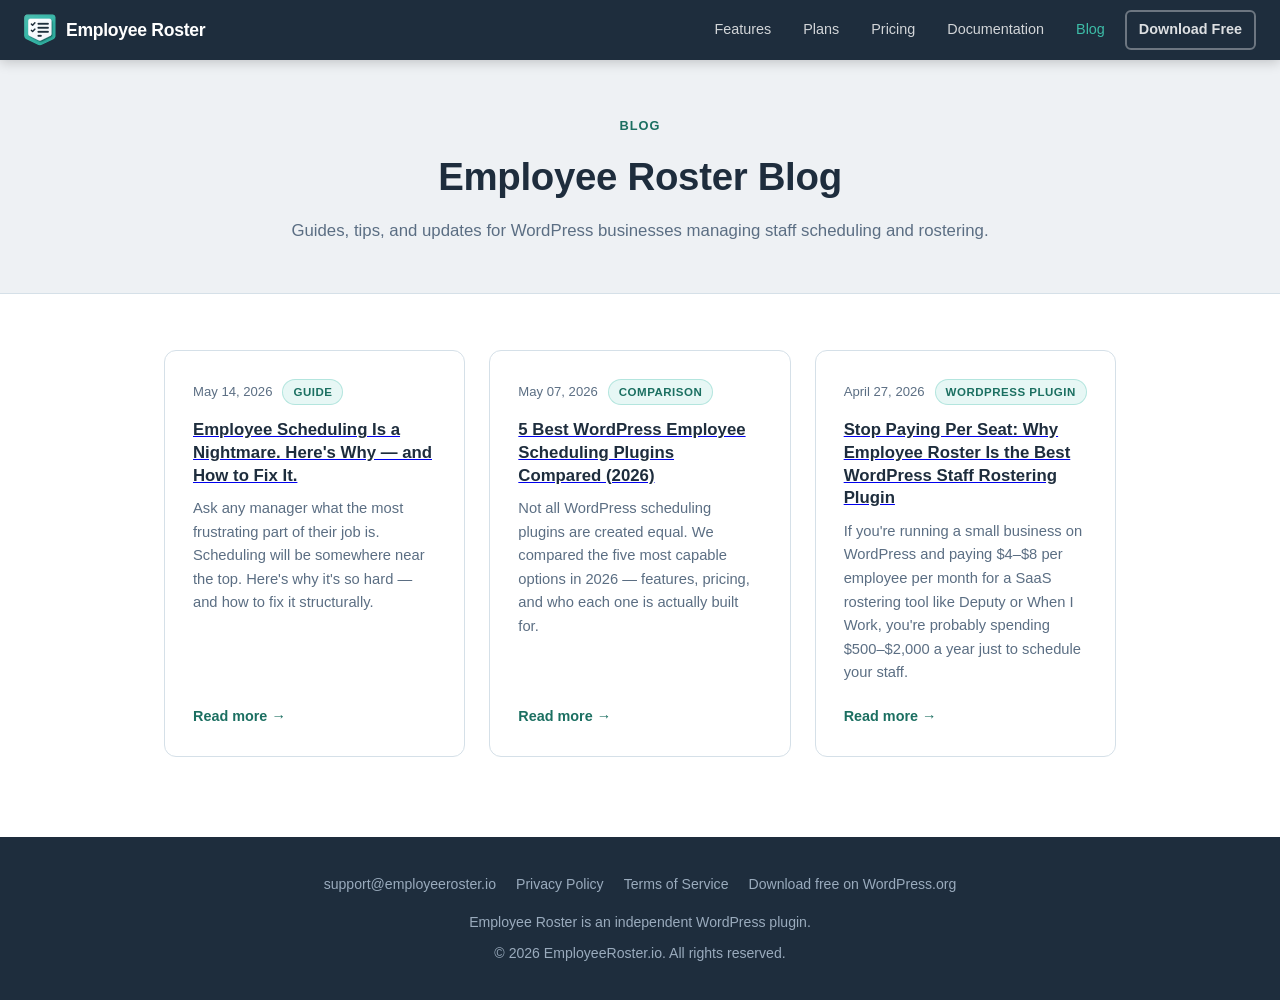
<file: blog/index.html>
﻿<!DOCTYPE html>
<html lang="en">
<head>
  <meta charset="UTF-8" />
  <meta name="viewport" content="width=device-width, initial-scale=1.0"/>
  <title>Blog – Employee Roster</title>
  <!-- Google tag (gtag.js) -->
  <script async src="https://www.googletagmanager.com/gtag/js?id=G-27SR5BZH9W"></script>
  <script>
    window.dataLayer = window.dataLayer || [];
    function gtag(){dataLayer.push(arguments);}
    gtag('js', new Date());
    gtag('config', 'G-27SR5BZH9W');
  </script>
  <meta name="description" content="The Employee Roster blog — guides, tips, and updates for WordPress businesses managing staff scheduling, shift rostering, and workforce management." />
  <meta name="robots" content="index, follow" />
  <link rel="canonical" href="https://employeeroster.io/blog/" />
  <link rel="icon" type="image/x-icon" href="/assets/logo/favicon/favicon.ico" />
  <link rel="icon" type="image/png" sizes="16x16" href="/assets/logo/favicon/favicon-16x16.png" />
  <link rel="icon" type="image/png" sizes="32x32" href="/assets/logo/favicon/favicon-32x32.png" />
  <link rel="apple-touch-icon" sizes="180x180" href="/assets/logo/favicon/apple-touch-icon.png" />
  <link rel="icon" type="image/png" sizes="192x192" href="/assets/logo/favicon/android-chrome-192x192.png" />
  <link rel="icon" type="image/png" sizes="512x512" href="/assets/logo/favicon/android-chrome-512x512.png" />
  <link rel="manifest" href="/assets/logo/favicon/site.webmanifest" />
  <meta name="theme-color" content="#3DBDA8" />
  <script>document.documentElement.classList.add('js');</script>
  <link rel="stylesheet" href="../assets/site.css" />
  <script src="../assets/site.js" defer></script>
  <style>

    /* ── NAV ── */
    .btn-plan { display: inline-block; text-align: center; padding: 8px 14px; border-radius: var(--radius); text-decoration: none; font-weight: 700; font-size: .88rem; transition: opacity .15s; }
    .btn-plan-outline { border: 2px solid rgba(255,255,255,.35); color: rgba(255,255,255,.85) !important; }

    /* ── BLOG HEADER ── */
    .blog-header { background: var(--bg); border-bottom: 1px solid var(--border); padding: 56px 24px 48px; text-align: center; }
    .section-label { font-size: .8rem; font-weight: 700; text-transform: uppercase; letter-spacing: 1px; color: var(--teal-text); margin-bottom: 10px; }
    .blog-header h1 { font-size: clamp(1.8rem, 3vw, 2.4rem); font-weight: 800; color: var(--dark); letter-spacing: -.3px; margin-bottom: 10px; }
    .blog-header p { font-size: 1.05rem; color: var(--muted); }

    /* ── BLOG GRID ── */
    .blog-grid { max-width: 1000px; margin: 0 auto; padding: 56px 24px 80px; display: grid; grid-template-columns: repeat(auto-fit, minmax(300px, 1fr)); gap: 24px; }

    /* ── FEATURE CARD ── */
    .feature-card {
      background: var(--white); border: 1px solid var(--border); border-radius: 12px;
      padding: 28px; transition: box-shadow .2s, transform .2s;
      display: flex; flex-direction: column;
    }
    .feature-card:hover { box-shadow: var(--shadow); transform: translateY(-2px); }
    .feature-card h2 { font-size: 1.05rem; font-weight: 700; color: var(--dark); margin-bottom: 10px; line-height: 1.35; }
    .feature-card p { font-size: .92rem; color: var(--muted); line-height: 1.6; flex: 1; }
    .card-meta { display: flex; align-items: center; gap: 10px; margin-bottom: 14px; }
    .card-date { font-size: .82rem; color: var(--muted); }
    .article-badge {
      display: inline-block; background: rgba(61,189,168,.12); color: var(--teal-text);
      border: 1px solid rgba(61,189,168,.3); font-size: .72rem; font-weight: 600;
      letter-spacing: .5px; text-transform: uppercase; padding: 3px 10px; border-radius: 20px;
    }
    .read-more { display: inline-block; margin-top: 20px; font-size: .9rem; font-weight: 700; color: var(--teal-text); text-decoration: none; }
    .read-more:hover { color: var(--dark); }

  </style>
</head>
<body>

<!-- NAV -->
<nav class="site-nav">
  <a href="https://employeeroster.io/" class="nav-brand">
    <img src="/assets/logo/only-logo-64.png" width="32" height="32" alt="Employee Roster logo" />
    Employee Roster
  </a>
  <button class="nav-toggle" type="button" aria-expanded="false" aria-controls="site-nav-links" aria-label="Menu"><svg class="nav-icon-open" width="24" height="24" viewBox="0 0 24 24" fill="none" stroke="currentColor" stroke-width="2" stroke-linecap="round" aria-hidden="true"><path d="M4 7h16M4 12h16M4 17h16"/></svg><svg class="nav-icon-close" width="24" height="24" viewBox="0 0 24 24" fill="none" stroke="currentColor" stroke-width="2" stroke-linecap="round" aria-hidden="true"><path d="M6 6l12 12M18 6L6 18"/></svg></button>
  <div class="nav-links" id="site-nav-links">
    <a href="https://employeeroster.io/#features">Features</a>
    <a href="https://employeeroster.io/#plans">Plans</a>
    <a href="https://employeeroster.io/#pricing">Pricing</a>
    <a href="https://employeeroster.io/docs">Documentation</a>
    <a href="https://employeeroster.io/blog/" class="nav-active">Blog</a>
    <a href="https://wordpress.org/plugins/employee-roster/" class="btn-plan btn-plan-outline">Download Free</a>
  </div>
</nav>

<a class="skip-link" href="#main">Skip to content</a>
<main id="main" tabindex="-1">

  <!-- BLOG HEADER -->
  <div class="blog-header">
    <div class="section-label">Blog</div>
    <h1>Employee Roster Blog</h1>
    <p>Guides, tips, and updates for WordPress businesses managing staff scheduling and rostering.</p>
  </div>

  <!-- POST LISTING -->
  <div class="blog-grid">

    <div class="feature-card">
      <div class="card-meta">
        <time class="card-date" datetime="2026-05-14">May 14, 2026</time>
        <span class="article-badge">Guide</span>
      </div>
      <a href="https://employeeroster.io/blog/employee-scheduling-is-a-nightmare-heres-why-and-how-to-fix-it"><h2>Employee Scheduling Is a Nightmare. Here's Why — and How to Fix It.</h2></a>
      <p>Ask any manager what the most frustrating part of their job is. Scheduling will be somewhere near the top. Here's why it's so hard — and how to fix it structurally.</p>
      <a href="https://employeeroster.io/blog/employee-scheduling-is-a-nightmare-heres-why-and-how-to-fix-it" class="read-more">Read more →</a>
    </div>

    <div class="feature-card">
      <div class="card-meta">
        <time class="card-date" datetime="2026-05-07">May 07, 2026</time>
        <span class="article-badge">Comparison</span>
      </div>
      <a href="https://employeeroster.io/blog/best-wordpress-employee-scheduling-plugins-2026"><h2>5 Best WordPress Employee Scheduling Plugins Compared (2026)</h2></a>
      <p>Not all WordPress scheduling plugins are created equal. We compared the five most capable options in 2026 — features, pricing, and who each one is actually built for.</p>
      <a href="https://employeeroster.io/blog/best-wordpress-employee-scheduling-plugins-2026" class="read-more">Read more →</a>
    </div>

    <div class="feature-card">
      <div class="card-meta">
        <time class="card-date" datetime="2026-04-27">April 27, 2026</time>
        <span class="article-badge">WordPress Plugin</span>
      </div>
      <a href="https://employeeroster.io/blog/why-employee-roster-is-the-best-wordpress-rostering-plugin"><h2>Stop Paying Per Seat: Why Employee Roster Is the Best WordPress Staff Rostering Plugin</h2></a>
      <p>If you're running a small business on WordPress and paying $4–$8 per employee per month for a SaaS rostering tool like Deputy or When I Work, you're probably spending $500–$2,000 a year just to schedule your staff.</p>
      <a href="https://employeeroster.io/blog/why-employee-roster-is-the-best-wordpress-rostering-plugin" class="read-more">Read more →</a>
    </div>

  </div>

</main>

<!-- FOOTER -->
<footer>
  <div class="footer-links">
    <a href="mailto:support@employeeroster.io">support@employeeroster.io</a>
    <a href="https://employeeroster.io/privacy">Privacy Policy</a>
    <a href="https://employeeroster.io/terms">Terms of Service</a>
    <a href="https://wordpress.org/plugins/employee-roster/">Download free on WordPress.org</a>
  </div>
  <p>Employee Roster is an independent WordPress plugin.</p>
  <p style="margin-top:8px;">© <span class="js-year">2026</span> EmployeeRoster.io. All rights reserved.</p>
</footer>

</body>
</html>
</file>
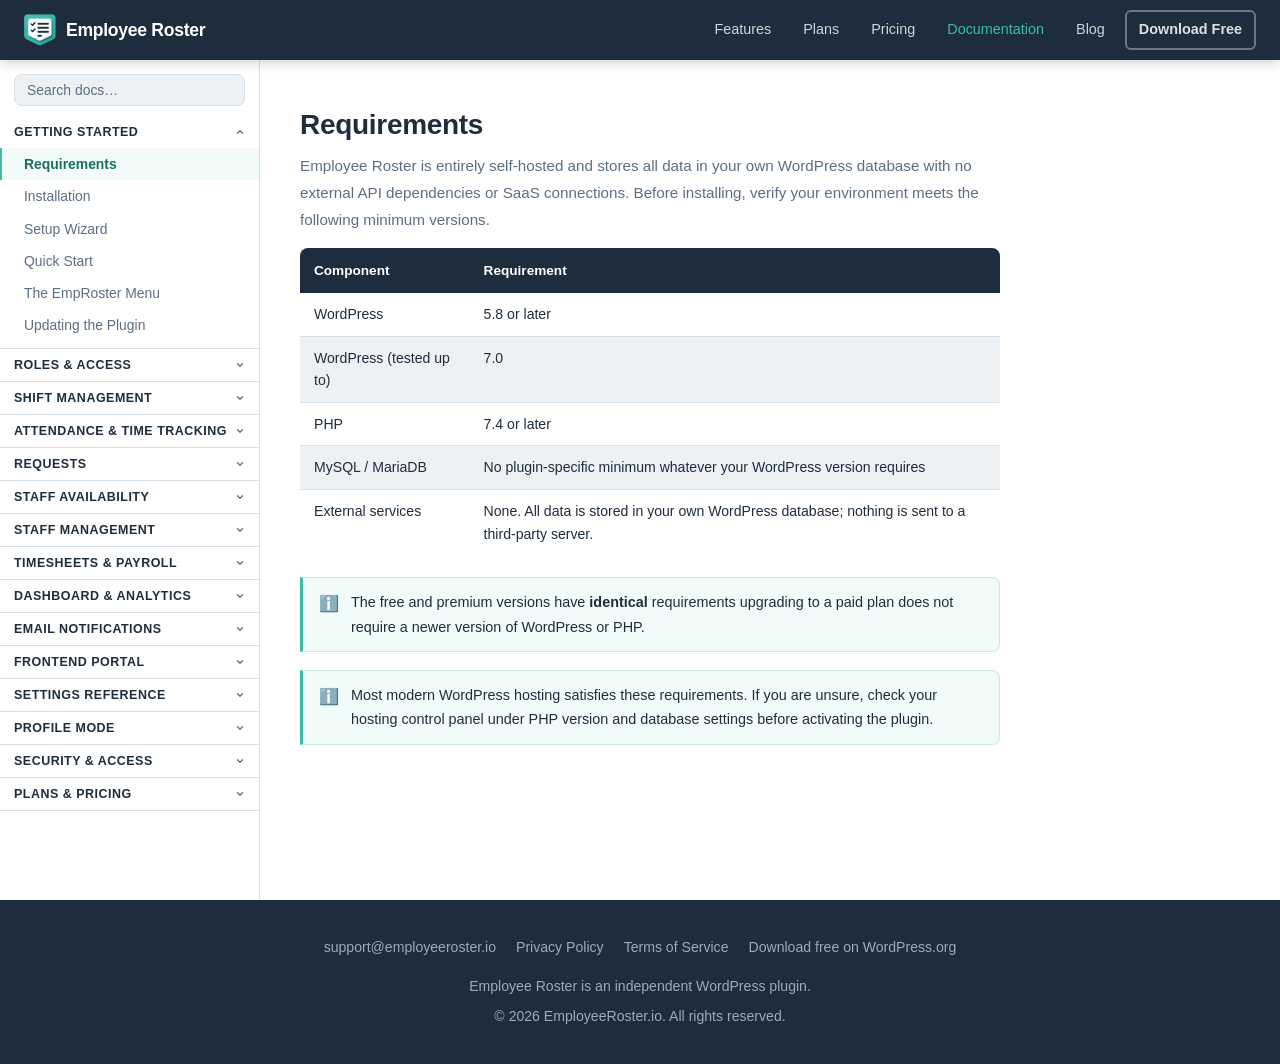
<file: docs.html>
﻿<!DOCTYPE html>
<html lang="en">
<head>
  <meta charset="UTF-8" />
  <meta name="viewport" content="width=device-width, initial-scale=1.0"/>
  <title>Documentation – Employee Roster</title>
  <!-- Google tag (gtag.js) -->
  <script async src="https://www.googletagmanager.com/gtag/js?id=G-27SR5BZH9W"></script>
  <script>
    window.dataLayer = window.dataLayer || [];
    function gtag(){dataLayer.push(arguments);}
    gtag('js', new Date());
    gtag('config', 'G-27SR5BZH9W');
  </script>
  <meta name="description" content="Complete documentation for the Employee Roster WordPress plugin. Installation, shift management, attendance, leave, payroll, and settings reference." />
  <meta name="robots" content="index, follow" />
  <link rel="canonical" href="https://employeeroster.io/docs" />
  <link rel="icon" type="image/x-icon" href="assets/logo/favicon/favicon.ico" />
  <link rel="icon" type="image/png" sizes="16x16" href="assets/logo/favicon/favicon-16x16.png" />
  <link rel="icon" type="image/png" sizes="32x32" href="assets/logo/favicon/favicon-32x32.png" />
  <link rel="apple-touch-icon" sizes="180x180" href="assets/logo/favicon/apple-touch-icon.png" />
  <link rel="icon" type="image/png" sizes="192x192" href="assets/logo/favicon/android-chrome-192x192.png" />
  <link rel="icon" type="image/png" sizes="512x512" href="assets/logo/favicon/android-chrome-512x512.png" />
  <link rel="manifest" href="assets/logo/favicon/site.webmanifest" />
  <meta name="theme-color" content="#3DBDA8" />
  <script>document.documentElement.classList.add('js');</script>
  <link rel="stylesheet" href="assets/site.css" />
  <script src="assets/site.js" defer></script>
  <style>

    /* ── NAV ── */
    .btn-plan { display: inline-block; text-align: center; padding: 8px 14px; border-radius: var(--radius); text-decoration: none; font-weight: 700; font-size: .88rem; transition: opacity .15s; }
    .btn-plan-outline { border: 2px solid rgba(255,255,255,.35); color: rgba(255,255,255,.85) !important; }

    /* ── DOCS LAYOUT ── */
    .docs-layout { display: flex; min-height: calc(100vh - 60px); }

    /* ── SIDEBAR ── */
    .docs-sidebar {
      width: 260px; min-width: 260px;
      background: var(--white); border-right: 1px solid var(--border);
      height: calc(100vh - 60px); position: sticky; top: 60px;
      overflow-y: auto; flex-shrink: 0;
    }
    .sidebar-search-wrap { padding: 14px 14px 6px; }
    .sidebar-search-inner { position: relative; display: flex; align-items: center; }
    #docs-search {
      width: 100%; padding: 7px 30px 7px 12px;
      border: 1px solid var(--border); border-radius: var(--radius);
      font-size: .87rem; color: var(--dark); background: var(--bg);
    }
    #docs-search:focus { border-color: var(--teal); }
    #docs-search::placeholder { color: var(--muted); }
    .search-clear {
      position: absolute; right: 6px; top: 50%; transform: translateY(-50%);
      background: none; border: none; cursor: pointer; font-size: 1rem;
      color: var(--muted); display: none; line-height: 1; padding: 0;
      width: 24px; height: 24px; border-radius: 4px; align-items: center; justify-content: center;
    }
    .search-clear:hover { color: var(--dark); background: var(--border); }
    .search-clear.visible { display: flex; }
    .sidebar-nav { padding: 4px 0 24px; }
    .sidebar-group { border-bottom: 1px solid var(--border); }
    .sidebar-group-toggle {
      width: 100%; background: none; border: none; cursor: pointer;
      display: flex; align-items: center; justify-content: space-between;
      padding: 9px 14px; font-size: .78rem; font-weight: 700;
      text-transform: uppercase; letter-spacing: .5px; color: var(--dark); text-align: left;
    }
    .sidebar-group-toggle:hover { color: var(--teal-text); }
    .sidebar-group-toggle .ti { flex-shrink: 0; color: var(--muted); transition: transform .2s; }
    .sidebar-group.open .sidebar-group-toggle .ti { transform: rotate(180deg); }
    .sidebar-group-links { display: none; padding: 0 0 6px; list-style: none; }
    .sidebar-group.open .sidebar-group-links { display: block; }
    .sidebar-group-links li { list-style: none; }
    .sidebar-group-links li.sr-hidden { display: none; }
    .sidebar-group-links a {
      display: block; padding: 5px 14px 5px 22px; font-size: .87rem;
      color: var(--muted); text-decoration: none;
      border-left: 2px solid transparent; transition: color .15s, background .15s;
    }
    .sidebar-group-links a:hover { color: var(--dark); background: var(--bg); }
    .sidebar-group-links a.active {
      color: var(--teal-text); border-left-color: var(--teal);
      font-weight: 600; background: rgba(61,189,168,.06);
    }

    /* ── MAIN CONTENT ── */
    .docs-main { flex: 1; min-width: 0; background: var(--white); }
    .docs-menu-btn {
      display: none; width: 100%; background: var(--bg); border: none;
      border-bottom: 1px solid var(--border); padding: 11px 16px;
      font-size: .9rem; font-weight: 600; color: var(--dark); cursor: pointer; text-align: left;
    }
    .docs-menu-btn:hover { background: var(--border); }
    .docs-menu-btn svg { vertical-align: -3px; margin-right: 8px; }
    .doc-article img { max-width: 100%; height: auto; }
    .doc-article img.img-gap { margin-bottom: 20px; }

    /* ── ARTICLES ── */
    .doc-article { max-width: 780px; padding: 48px 40px; }
    .js .doc-article { display: none; } /* without JavaScript every article stays readable, one after another */
    .js .doc-article.active { display: block; }
    .doc-article h1 { font-size: 1.75rem; font-weight: 800; color: var(--dark); margin-bottom: 10px; letter-spacing: -.3px; line-height: 1.2; }
    .doc-article h2 { font-size: 1.1rem; font-weight: 700; color: var(--dark); margin: 32px 0 10px; padding-bottom: 6px; border-bottom: 1px solid var(--border); }
    .doc-article h3 { font-size: .98rem; font-weight: 700; color: var(--dark); margin: 20px 0 6px; }
    .doc-article p { font-size: .95rem; color: var(--muted); line-height: 1.8; margin-bottom: 14px; }
    .doc-article strong { color: var(--dark); }
    .doc-article ul, .doc-article ol { font-size: .95rem; color: var(--muted); line-height: 1.8; padding-left: 22px; margin-bottom: 14px; }
    .doc-article li { margin-bottom: 5px; }
    .doc-article li strong { color: var(--dark); }
    .doc-article code { background: var(--bg); border: 1px solid var(--border); border-radius: 4px; padding: 1px 6px; font-size: .84em; color: var(--dark); font-family: 'SFMono-Regular', Consolas, monospace; }
    .doc-article em { font-style: italic; }

    /* ── CALLOUTS ── */
    .callout {
      display: flex; gap: 12px; align-items: flex-start;
      background: rgba(61,189,168,.07); border: 1px solid rgba(61,189,168,.25);
      border-left: 3px solid var(--teal);
      border-radius: 0 var(--radius) var(--radius) 0;
      padding: 12px 16px; margin: 18px 0; font-size: .9rem;
    }
    .callout-icon { font-size: 1rem; margin-top: 1px; flex-shrink: 0; }
    .callout-body { line-height: 1.7; color: var(--dark); }
    .callout-body strong { color: var(--dark); }
    .callout-warn {
      background: rgba(220,38,38,.05); border-color: rgba(220,38,38,.25);
      border-left-color: var(--red);
    }
    .callout-note {
      background: rgba(37,99,235,.05); border-color: rgba(37,99,235,.2);
      border-left-color: #2563EB;
    }

    /* ── TABLES ── */
    .table-wrap { overflow-x: auto; margin: 14px 0 22px; }
    table { width: 100%; border-collapse: collapse; font-size: .9rem; }
    thead th { background: var(--dark); color: var(--white); padding: 12px 14px; text-align: left; font-weight: 600; font-size: .85rem; }
    thead th:first-child { border-radius: 8px 0 0 0; }
    thead th:last-child { border-radius: 0 8px 0 0; }
    tbody tr:nth-child(even) td { background: var(--bg); }
    tbody td { padding: 10px 14px; border-bottom: 1px solid var(--border); color: var(--dark); font-size: .88rem; vertical-align: top; }
    tbody td strong { color: var(--dark); }
    tbody tr:last-child td { border-bottom: none; }
    .check { color: var(--green); font-size: 1.05rem; }
    .cross { color: var(--cross); font-size: .95rem; }
    .cell-note { font-size: .78rem; color: var(--muted); display: block; }

    /* ── PLAN BADGES ── */
    .plan-badge {
      display: inline-block; font-size: .72rem; font-weight: 700;
      padding: 3px 10px; border-radius: 20px; margin-bottom: 14px;
    }
    .plan-starter { background: rgba(61,189,168,.12); color: var(--teal-text); }
    .plan-pro     { background: rgba(61,189,168,.18); color: var(--teal-text); }

    /* ── MOBILE ── */
    @media (max-width: 768px) {
      .docs-sidebar {
        position: fixed; top: 60px; left: -260px;
        height: calc(100vh - 60px); z-index: 200;
        transition: left .25s ease;
        box-shadow: 4px 0 20px rgba(0,0,0,.15);
      }
      .docs-sidebar.open { left: 0; }
      .docs-menu-btn { display: block; }
      .doc-article { padding: 24px 20px; }
      .doc-article h1 { font-size: 1.4rem; }
    }

  </style>
</head>
<body>
<a class="skip-link" href="#docs-main">Skip to content</a>

  <nav class="site-nav">
    <a href="https://employeeroster.io/" class="nav-brand">
      <img src="assets/logo/only-logo-64.png" width="32" height="32" alt="Employee Roster logo" />
      Employee Roster
    </a>
    <button class="nav-toggle" type="button" aria-expanded="false" aria-controls="site-nav-links" aria-label="Menu"><svg class="nav-icon-open" width="24" height="24" viewBox="0 0 24 24" fill="none" stroke="currentColor" stroke-width="2" stroke-linecap="round" aria-hidden="true"><path d="M4 7h16M4 12h16M4 17h16"/></svg><svg class="nav-icon-close" width="24" height="24" viewBox="0 0 24 24" fill="none" stroke="currentColor" stroke-width="2" stroke-linecap="round" aria-hidden="true"><path d="M6 6l12 12M18 6L6 18"/></svg></button>
  <div class="nav-links" id="site-nav-links">
      <a href="https://employeeroster.io/#features">Features</a>
      <a href="https://employeeroster.io/#plans">Plans</a>
      <a href="https://employeeroster.io/#pricing">Pricing</a>
      <a href="https://employeeroster.io/docs" class="nav-active">Documentation</a>
      <a href="https://employeeroster.io/blog/">Blog</a>
      <a href="https://wordpress.org/plugins/employee-roster/" class="btn-plan btn-plan-outline">Download Free</a>
    </div>
  </nav>

<div class="docs-layout">

  <!-- ═══════ SIDEBAR ═══════ -->
  <aside class="docs-sidebar" id="docs-sidebar">
    <div class="sidebar-search-wrap">
      <div class="sidebar-search-inner">
        <input type="search" id="docs-search" placeholder="Search docs…" aria-label="Search documentation" autocomplete="off" />
        <button class="search-clear" id="search-clear" aria-label="Clear search">×</button>
      </div>
    </div>
    <nav class="sidebar-nav" aria-label="Documentation topics">

      <div class="sidebar-group open" data-group="getting-started">
        <button class="sidebar-group-toggle" aria-expanded="true">Getting Started <svg class="ti" width="10" height="10" viewBox="0 0 24 24" fill="none" stroke="currentColor" stroke-width="3" stroke-linecap="round" stroke-linejoin="round" aria-hidden="true"><path d="M6 9l6 6 6-6"/></svg></button>
        <ul class="sidebar-group-links">
          <li><a href="#requirements" data-article="requirements">Requirements</a></li>
          <li><a href="#installation" data-article="installation">Installation</a></li>
          <li><a href="#setup-wizard" data-article="setup-wizard">Setup Wizard</a></li>
          <li><a href="#quick-start" data-article="quick-start">Quick Start</a></li>
          <li><a href="#emproster-menu" data-article="emproster-menu">The EmpRoster Menu</a></li>
          <li><a href="#updating-plugin" data-article="updating-plugin">Updating the Plugin</a></li>
        </ul>
      </div>

      <div class="sidebar-group" data-group="roles-access">
        <button class="sidebar-group-toggle" aria-expanded="false">Roles &amp; Access <svg class="ti" width="10" height="10" viewBox="0 0 24 24" fill="none" stroke="currentColor" stroke-width="3" stroke-linecap="round" stroke-linejoin="round" aria-hidden="true"><path d="M6 9l6 6 6-6"/></svg></button>
        <ul class="sidebar-group-links">
          <li><a href="#custom-roles-overview" data-article="custom-roles-overview">Custom Roles Overview</a></li>
          <li><a href="#custom-capabilities" data-article="custom-capabilities">Custom Capabilities</a></li>
          <li><a href="#admin-inclusion-settings" data-article="admin-inclusion-settings">Admin Inclusion Settings</a></li>
          <li><a href="#admin-visibility" data-article="admin-visibility">Admin Visibility (Per-Administrator Control)</a></li>
          <li><a href="#hidden-wordpress-ui" data-article="hidden-wordpress-ui">Hidden WordPress UI</a></li>
        </ul>
      </div>

      <div class="sidebar-group" data-group="shift-management">
        <button class="sidebar-group-toggle" aria-expanded="false">Shift Management <svg class="ti" width="10" height="10" viewBox="0 0 24 24" fill="none" stroke="currentColor" stroke-width="3" stroke-linecap="round" stroke-linejoin="round" aria-hidden="true"><path d="M6 9l6 6 6-6"/></svg></button>
        <ul class="sidebar-group-links">
          <li><a href="#creating-shifts" data-article="creating-shifts">Creating Shifts</a></li>
          <li><a href="#assignment-types" data-article="assignment-types">Assignment Types</a></li>
          <li><a href="#roster-views" data-article="roster-views">Roster Views</a></li>
          <li><a href="#open-shifts" data-article="open-shifts">Open Shifts</a></li>
          <li><a href="#copy-roster" data-article="copy-roster">Copy Roster</a></li>
          <li><a href="#shift-confirmation" data-article="shift-confirmation">Shift Confirmation</a></li>
          <li><a href="#editing-deleting-shifts" data-article="editing-deleting-shifts">Editing &amp; Deleting Shifts</a></li>
          <li><a href="#active-shifts" data-article="active-shifts">Shift Limits</a></li>
        </ul>
      </div>

      <div class="sidebar-group" data-group="attendance">
        <button class="sidebar-group-toggle" aria-expanded="false">Attendance &amp; Time Tracking <svg class="ti" width="10" height="10" viewBox="0 0 24 24" fill="none" stroke="currentColor" stroke-width="3" stroke-linecap="round" stroke-linejoin="round" aria-hidden="true"><path d="M6 9l6 6 6-6"/></svg></button>
        <ul class="sidebar-group-links">
          <li><a href="#clocking-in-out" data-article="clocking-in-out">Clocking In and Out</a></li>
          <li><a href="#self-clock-setting" data-article="self-clock-setting">Self-Clock Setting</a></li>
          <li><a href="#attendance-management" data-article="attendance-management">Attendance Management</a></li>
        </ul>
      </div>

      <div class="sidebar-group" data-group="leave">
        <button class="sidebar-group-toggle" aria-expanded="false">Requests <svg class="ti" width="10" height="10" viewBox="0 0 24 24" fill="none" stroke="currentColor" stroke-width="3" stroke-linecap="round" stroke-linejoin="round" aria-hidden="true"><path d="M6 9l6 6 6-6"/></svg></button>
        <ul class="sidebar-group-links">
          <li><a href="#requests-overview" data-article="requests-overview">Overview</a></li>
          <li><a href="#leave-requests" data-article="leave-requests">Leave Requests</a></li>
          <li><a href="#open-shift-requests" data-article="open-shift-requests">Open Shift Requests</a></li>
          <li><a href="#shift-swap-requests" data-article="shift-swap-requests">Shift Swap Requests</a></li>
          <li><a href="#leave-balances" data-article="leave-balances">Leave Balances</a></li>
        </ul>
      </div>

      <div class="sidebar-group" data-group="availability">
        <button class="sidebar-group-toggle" aria-expanded="false">Staff Availability <svg class="ti" width="10" height="10" viewBox="0 0 24 24" fill="none" stroke="currentColor" stroke-width="3" stroke-linecap="round" stroke-linejoin="round" aria-hidden="true"><path d="M6 9l6 6 6-6"/></svg></button>
        <ul class="sidebar-group-links">
          <li><a href="#setting-availability" data-article="setting-availability">Setting Availability</a></li>
          <li><a href="#availability-hints" data-article="availability-hints">Availability Hints in Shift Modal</a></li>
        </ul>
      </div>

      <div class="sidebar-group" data-group="staff">
        <button class="sidebar-group-toggle" aria-expanded="false">Staff Management <svg class="ti" width="10" height="10" viewBox="0 0 24 24" fill="none" stroke="currentColor" stroke-width="3" stroke-linecap="round" stroke-linejoin="round" aria-hidden="true"><path d="M6 9l6 6 6-6"/></svg></button>
        <ul class="sidebar-group-links">
          <li><a href="#adding-staff" data-article="adding-staff">Adding Staff</a></li>
          <li><a href="#editing-staff" data-article="editing-staff">Editing Staff</a></li>
          <li><a href="#skill-tags" data-article="skill-tags">Skill Tags</a></li>
          <li><a href="#deactivating-staff" data-article="deactivating-staff">Deactivating / Deleting Staff</a></li>
        </ul>
      </div>

      <div class="sidebar-group" data-group="timesheets">
        <button class="sidebar-group-toggle" aria-expanded="false">Timesheets &amp; Payroll <svg class="ti" width="10" height="10" viewBox="0 0 24 24" fill="none" stroke="currentColor" stroke-width="3" stroke-linecap="round" stroke-linejoin="round" aria-hidden="true"><path d="M6 9l6 6 6-6"/></svg></button>
        <ul class="sidebar-group-links">
          <li><a href="#timesheet-views" data-article="timesheet-views">Timesheet Views</a></li>
          <li><a href="#payroll-calculations" data-article="payroll-calculations">Payroll Calculations</a></li>
          <li><a href="#penalty-rates" data-article="penalty-rates">Penalty Rates</a></li>
          <li><a href="#tax" data-article="tax">Tax</a></li>
          <li><a href="#daily-budget" data-article="daily-budget">Daily Budget</a></li>
          <li><a href="#job-type-hour-limits" data-article="job-type-hour-limits">Job Type Hour Limits</a></li>
          <li><a href="#print-pdf" data-article="print-pdf">Print PDF</a></li>
        </ul>
      </div>

      <div class="sidebar-group" data-group="analytics">
        <button class="sidebar-group-toggle" aria-expanded="false">Dashboard &amp; Analytics <svg class="ti" width="10" height="10" viewBox="0 0 24 24" fill="none" stroke="currentColor" stroke-width="3" stroke-linecap="round" stroke-linejoin="round" aria-hidden="true"><path d="M6 9l6 6 6-6"/></svg></button>
        <ul class="sidebar-group-links">
          <li><a href="#analytics-dashboard" data-article="analytics-dashboard">Analytics Dashboard</a></li>
          <li><a href="#exports" data-article="exports">Exports &amp; Printing</a></li>
        </ul>
      </div>

      <div class="sidebar-group" data-group="notifications">
        <button class="sidebar-group-toggle" aria-expanded="false">Email Notifications <svg class="ti" width="10" height="10" viewBox="0 0 24 24" fill="none" stroke="currentColor" stroke-width="3" stroke-linecap="round" stroke-linejoin="round" aria-hidden="true"><path d="M6 9l6 6 6-6"/></svg></button>
        <ul class="sidebar-group-links">
          <li><a href="#enabling-notifications" data-article="enabling-notifications">Enabling Notifications</a></li>
          <li><a href="#welcome-email" data-article="welcome-email">Welcome Email</a></li>
          <li><a href="#shift-assignment-email" data-article="shift-assignment-email">Shift Assignment Email</a></li>
          <li><a href="#shift-timing-change-email" data-article="shift-timing-change-email">Shift Timing Change Email</a></li>
          <li><a href="#leave-decision-email" data-article="leave-decision-email">Leave Decision Email</a></li>
        </ul>
      </div>

      <div class="sidebar-group" data-group="frontend">
        <button class="sidebar-group-toggle" aria-expanded="false">Frontend Portal <svg class="ti" width="10" height="10" viewBox="0 0 24 24" fill="none" stroke="currentColor" stroke-width="3" stroke-linecap="round" stroke-linejoin="round" aria-hidden="true"><path d="M6 9l6 6 6-6"/></svg></button>
        <ul class="sidebar-group-links">
          <li><a href="#shortcode-pages" data-article="shortcode-pages">Shortcode Pages</a></li>
          <li><a href="#public-roster-shortcode" data-article="public-roster-shortcode">Public Roster Shortcode</a></li>
        </ul>
      </div>

      <div class="sidebar-group" data-group="settings">
        <button class="sidebar-group-toggle" aria-expanded="false">Settings Reference <svg class="ti" width="10" height="10" viewBox="0 0 24 24" fill="none" stroke="currentColor" stroke-width="3" stroke-linecap="round" stroke-linejoin="round" aria-hidden="true"><path d="M6 9l6 6 6-6"/></svg></button>
        <ul class="sidebar-group-links">
          <li><a href="#settings-general" data-article="settings-general">General</a></li>
          <li><a href="#settings-shift-attendance" data-article="settings-shift-attendance">Roster &amp; Attendance</a></li>
          <li><a href="#settings-departments" data-article="settings-departments">Departments</a></li>
          <li><a href="#settings-locations" data-article="settings-locations">Locations</a></li>
          <li><a href="#settings-leave" data-article="settings-leave">Leave &amp; Accrual</a></li>
          <li><a href="#settings-employment-type" data-article="settings-employment-type">Employment Type &amp; Overtime</a></li>
          <li><a href="#settings-payroll" data-article="settings-payroll">Payroll</a></li>
          <li><a href="#settings-roles" data-article="settings-roles">Roles &amp; Permissions</a></li>
          <li><a href="#settings-integrations" data-article="settings-integrations">Integrations &amp; Public View</a></li>
          <li><a href="#settings-email" data-article="settings-email">Email Notifications</a></li>
          <li><a href="#settings-attachments" data-article="settings-attachments">Job Sheet Attachments</a></li>
          <li><a href="#settings-frontend" data-article="settings-frontend">Frontend Pages</a></li>
        </ul>
      </div>

      <div class="sidebar-group" data-group="profile-mode">
        <button class="sidebar-group-toggle" aria-expanded="false">Profile Mode <svg class="ti" width="10" height="10" viewBox="0 0 24 24" fill="none" stroke="currentColor" stroke-width="3" stroke-linecap="round" stroke-linejoin="round" aria-hidden="true"><path d="M6 9l6 6 6-6"/></svg></button>
        <ul class="sidebar-group-links">
          <li><a href="#profile-mode-overview" data-article="profile-mode-overview">Overview &amp; Use Case</a></li>
          <li><a href="#enabling-profile-mode" data-article="enabling-profile-mode">Enabling Profile Mode</a></li>
        </ul>
      </div>

      <div class="sidebar-group" data-group="security-access">
        <button class="sidebar-group-toggle" aria-expanded="false">Security &amp; Access <svg class="ti" width="10" height="10" viewBox="0 0 24 24" fill="none" stroke="currentColor" stroke-width="3" stroke-linecap="round" stroke-linejoin="round" aria-hidden="true"><path d="M6 9l6 6 6-6"/></svg></button>
        <ul class="sidebar-group-links">
          <li><a href="#employee-login-logs" data-article="employee-login-logs">Employee Login Logs</a></li>
        </ul>
      </div>

      <div class="sidebar-group" data-group="plans">
        <button class="sidebar-group-toggle" aria-expanded="false">Plans &amp; Pricing <svg class="ti" width="10" height="10" viewBox="0 0 24 24" fill="none" stroke="currentColor" stroke-width="3" stroke-linecap="round" stroke-linejoin="round" aria-hidden="true"><path d="M6 9l6 6 6-6"/></svg></button>
        <ul class="sidebar-group-links">
          <li><a href="#feature-availability" data-article="feature-availability">Feature Availability by Plan</a></li>
          <li><a href="#staff-account-limits" data-article="staff-account-limits">Staff Account Limits by Plan</a></li>
        </ul>
      </div>

    </nav>
  </aside>

  <!-- ═══════ MAIN ═══════ -->
  <main class="docs-main" id="docs-main" tabindex="-1">
    <button class="docs-menu-btn" id="docs-menu-btn" type="button" aria-controls="docs-sidebar" aria-expanded="false"><svg width="16" height="16" viewBox="0 0 24 24" fill="none" stroke="currentColor" stroke-width="2" stroke-linecap="round" aria-hidden="true"><path d="M4 7h16M4 12h16M4 17h10"/></svg>Browse topics</button>

    <!-- ─────────────────────────────────────────── -->
    <!-- GETTING STARTED                              -->
    <!-- ─────────────────────────────────────────── -->

    <article id="article-requirements" class="doc-article">
      <h1>Requirements</h1>
      <p>Employee Roster is entirely self-hosted and stores all data in your own WordPress database with no external API dependencies or SaaS connections. Before installing, verify your environment meets the following minimum versions.</p>
      <div class="table-wrap">
        <table>
          <thead><tr><th>Component</th><th>Requirement</th></tr></thead>
          <tbody>
            <tr><td>WordPress</td><td>5.8 or later</td></tr>
            <tr><td>WordPress (tested up to)</td><td>7.0</td></tr>
            <tr><td>PHP</td><td>7.4 or later</td></tr>
            <tr><td>MySQL / MariaDB</td><td>No plugin-specific minimum whatever your WordPress version requires</td></tr>
            <tr><td>External services</td><td>None. All data is stored in your own WordPress database; nothing is sent to a third-party server.</td></tr>
          </tbody>
        </table>
      </div>
      <div class="callout">
        <span class="callout-icon" aria-hidden="true">ℹ️</span>
        <div class="callout-body">The free and premium versions have <strong>identical</strong> requirements upgrading to a paid plan does not require a newer version of WordPress or PHP.</div>
      </div>
      <div class="callout">
        <span class="callout-icon" aria-hidden="true">ℹ️</span>
        <div class="callout-body">Most modern WordPress hosting satisfies these requirements. If you are unsure, check your hosting control panel under PHP version and database settings before activating the plugin.</div>
      </div>
    </article>

    <article id="article-installation" class="doc-article">
      <h1>Installation</h1>
      <p>Installation follows the standard WordPress plugin process. On first activation, the plugin automatically creates all database tables, registers the roster roles, seeds default settings, and creates the five frontend portal pages with no manual setup required.</p>
      <ol>
        <li>Upload the <code>emp-roster</code> folder to <code>/wp-content/plugins/</code>, or install the ZIP through <strong>Plugins &gt; Add New &gt; Upload Plugin</strong>.</li>
        <li>Activate the plugin via <strong>Plugins &gt; Installed Plugins</strong>.</li>
        <li>On activation the plugin automatically:
          <ul>
            <li>Creates 8 custom database tables (<code>shifts</code>, <code>assignments</code>, <code>leave</code>, <code>attendance</code>, <code>availability</code>, <code>swap_requests</code>, <code>leave_balances</code>, <code>login_logs</code>)</li>
            <li>Registers the roster roles <code>emr_manager</code>, <code>emr_supervisor</code>, and <code>emr_employee</code> on paid plans; the free WordPress.org version registers <code>emr_employee</code> only</li>
            <li>Seeds default settings, one department (<em>General Department</em>) and one location (<em>Main Location</em>)</li>
            <li>Creates 5 WordPress pages pre-loaded with the frontend portal shortcodes</li>
          </ul>
        </li>
        <li>The <strong>setup wizard</strong> opens automatically the first time an administrator visits an EmpRoster screen. See <em>Setup Wizard</em>.</li>
        <li>Add your staff at <strong>EmpRoster &gt; Staff &gt; + Add Staff</strong>, then create your first shift at <strong>EmpRoster &gt; Shifts &gt; + New Shift</strong>.</li>
      </ol>
      <div class="callout callout-note">
        <span class="callout-icon" aria-hidden="true">📋</span>
        <div class="callout-body">The five frontend pages created on activation are: <strong>EmpRoster – Dashboard</strong>, <strong>– My Shifts</strong>, <strong>– Leave</strong>, <strong>– Clock In/Out</strong>, and <strong>– Availability</strong>. Their addresses are listed in <strong>Settings &gt; Frontend Pages</strong>. If you delete any of these pages, you can recreate them by placing the relevant shortcode on any WordPress page. See <em>Shortcode Pages</em> for the full shortcode list.</div>
      </div>
    </article>

    <article id="article-setup-wizard" class="doc-article">
      <h1>Setup Wizard</h1>
      <p>The setup wizard opens automatically the first time a WordPress administrator visits an EmpRoster screen after activation. It walks through the settings that matter on day one. Every step can be skipped, and everything it sets can be changed later in <strong>EmpRoster &gt; Settings</strong>.</p>
      <div class="table-wrap">
        <table>
          <thead><tr><th>Step</th><th>What you set</th></tr></thead>
          <tbody>
            <tr><td><strong>Welcome</strong></td><td>Introduction only nothing to configure</td></tr>
            <tr><td><strong>Company Details</strong></td><td>Company name, brand colour, and the day your roster week starts on</td></tr>
            <tr><td><strong>Locations</strong></td><td>Your work locations, each with a colour used on shift cards and calendars</td></tr>
            <tr><td><strong>Departments</strong></td><td>Your teams or business functions</td></tr>
            <tr><td><strong>Employment Types</strong></td><td>Standard weekly hours for full-time (default 38) and part-time (default 24). Casual has no fixed limit</td></tr>
            <tr><td><strong>Leave Management</strong> <span class="plan-badge plan-starter">Starter+</span></td><td>Turn the leave module on or off, enable balance tracking, and set annual and sick leave days for full-time and part-time staff</td></tr>
            <tr><td><strong>Features &amp; Permissions</strong></td><td>Clock In/Out, Pay Rates &amp; Payroll, Email Notifications, employee/supervisor login, public roster shortcode</td></tr>
            <tr><td><strong>Done</strong></td><td>Shortcuts to add staff, create a shift, or review all settings</td></tr>
          </tbody>
        </table>
      </div>
      <p>The free WordPress.org version runs a 7-step wizard the Leave Management step is not included, because the leave module is a paid feature.</p>
      <div class="callout callout-note">
        <span class="callout-icon" aria-hidden="true">📋</span>
        <div class="callout-body">To run the wizard again at any time, go to <strong>EmpRoster &gt; Settings</strong> and click <strong>Setup Wizard</strong> in the top right of the page.</div>
      </div>
      <div class="callout">
        <span class="callout-icon" aria-hidden="true">✅</span>
        <div class="callout-body">After the wizard, your first two jobs are: add your staff (<strong>EmpRoster &gt; Staff &gt; + Add Staff</strong>) and create your first shift (<strong>EmpRoster &gt; Shifts &gt; + New Shift</strong>).</div>
      </div>
    </article>

    <article id="article-quick-start" class="doc-article">
      <h1>Quick Start</h1>
      <p>Follow these five steps to go from a fresh install to a working roster. Each step takes only a few minutes once the plugin is activated.</p>
      <ol>
        <li style="margin: 20px 0;"><strong>Create departments:</strong> Go to <strong>EmpRoster &gt; Settings &gt; Departments</strong> and add your departments. Departments are unlimited on every version and plan.</li>
        <img src="assets/docs/departments.webp" alt="Create departments" width="632" height="355" loading="lazy" decoding="async">
        <li style="margin: 20px 0;"><strong>Create locations:</strong> In <strong>Settings &gt; Locations</strong>, add location names and pick a colour for each. The colour is used on shift cards and in the calendar views.</li>
        <img src="assets/docs/locations.webp" alt="Create locations" width="623" height="318" loading="lazy" decoding="async">
        <li style="margin: 20px 0;"><strong>Add staff:</strong> Go to <strong>EmpRoster &gt; Staff &gt; + Add Staff</strong>. Assign each person a role (Manager, Supervisor, or Employee paid plans), a job type (Full-time, Part-time, or Casual), and an hourly pay rate (when payroll is enabled). A WordPress user account is created automatically.</li>
        <img src="assets/docs/add_staff.webp" alt="Add staff" width="1717" height="830" loading="lazy" decoding="async">
        <li style="margin: 20px 0;"><strong>Create a shift:</strong> Open <strong>EmpRoster &gt; Shifts</strong> and click <strong>+ New Shift</strong>. Fill in the department, location, start and end times, break duration, and assignment type. Assign employees directly or publish the shift as an open shift for staff to claim (Starter+).</li>
        <img src="assets/docs/add_new_shift.webp" alt="Create a shift" width="1568" height="872" loading="lazy" decoding="async">
        <li style="margin: 20px 0;"><strong>Employees log in:</strong> Staff can use the WordPress admin or the frontend portal pages to view their roster, submit leave requests, clock in/out, and set their weekly availability.</li>
        <img src="assets/docs/employee_login.webp" alt="Employees log in" width="1530" height="737" loading="lazy" decoding="async">
      </ol>
      <div class="callout">
        <span class="callout-icon" aria-hidden="true">✅</span>
        <div class="callout-body">All five steps together typically take under 15 minutes on a fresh install. You can return to Settings at any time to adjust departments, locations, payroll, and notification options.</div>
      </div>
    </article>

    <article id="article-emproster-menu" class="doc-article">
      <h1>The EmpRoster Menu</h1>
      <p>Everything the plugin does lives under the <strong>EmpRoster</strong> item in the WordPress admin sidebar. Which sub-items appear depends on the user's role, the plan, and which features are switched on in Settings.</p>
      <div class="table-wrap">
        <table>
          <thead><tr><th>Menu item</th><th>Who sees it</th></tr></thead>
          <tbody>
            <tr><td><strong>Dashboard</strong></td><td>Everyone</td></tr>
            <tr><td><strong>Shifts</strong></td><td>Everyone</td></tr>
            <tr><td><strong>Attendance</strong></td><td>Everyone <span class="plan-badge plan-starter">Starter+</span> and only while self clock-in is switched on</td></tr>
            <tr><td><strong>Timesheets</strong></td><td>Everyone (staff see only their own)</td></tr>
            <tr><td><strong>Requests</strong></td><td>Everyone paid plans, and only while the leave module is on</td></tr>
            <tr><td><strong>Staff</strong></td><td>Managers, supervisors, administrators</td></tr>
            <tr><td><strong>Profile</strong></td><td>Everyone</td></tr>
            <tr><td><strong>Login Logs</strong></td><td>Managers <span class="plan-badge plan-pro">Professional+</span> and only while login logs are switched on</td></tr>
            <tr><td><strong>Settings</strong></td><td>Managers and administrators</td></tr>
          </tbody>
        </table>
      </div>
      <h2>A cleaner admin for roster users</h2>
      <p>Managers, supervisors and employees who are <strong>not</strong> WordPress administrators see only the EmpRoster menu when they log in all other plugin menus, dashboard widgets and plugin notices are hidden from them. Administrators always see the full WordPress admin. Roster users are also redirected straight to the EmpRoster dashboard after logging in, rather than the standard WordPress dashboard. See <em>Hidden WordPress UI</em>.</p>
    </article>

    <article id="article-updating-plugin" class="doc-article">
      <h1>Updating the Plugin</h1>
      <p>Plugin updates are delivered through the standard WordPress update mechanism. All data staff accounts, shifts, attendance records, leave history, settings, and licence information is fully preserved across updates.</p>

      <h2>Applying an update</h2>
      <p>When a new version of Employee Roster is available, a notification appears in <strong>WordPress Admin &gt; Dashboard &gt; Updates</strong> and on the <strong>Plugins</strong> screen. Click <strong>Update Now</strong> to apply it. No manual preparation is needed before updating.</p>

      <h2>Auto-deactivation during the update process</h2>
      <p>WordPress briefly deactivates the plugin during the file-replacement step of an update. This is standard WordPress behaviour and is handled transparently no manual deactivation or reactivation is required before or after the update. The plugin reactivates automatically once the new files are in place.</p>
      <p>When the updated plugin loads for the first time after a version change, it runs an internal upgrade routine that applies any required database schema migrations. This routine is safe to run on a live site: it is idempotent, runs only when a version increment is detected, and does not modify or delete existing data.</p>
      <div class="callout callout-note">
        <span class="callout-icon" aria-hidden="true">📋</span>
        <div class="callout-body">No manual steps are required before or after applying a plugin update. All settings, staff accounts, shifts, and historical records are preserved automatically. If you run a staging/production workflow, test the update on staging before applying it to the live site.</div>
      </div>

      <h2>Seamless plan upgrades</h2>
      <p>Upgrading your licence plan (for example, from Starter to Professional) does not require a plugin update or any WordPress configuration change. Once the upgraded licence is verified, plan-gated features become available immediately on the next page load with no manual re-enabling needed.</p>
      <p>If settings or data that were previously constrained by a lower plan already exist, they are restored automatically the moment the upgrade is applied. Downgrading to a lower plan does not delete data above the new limits; it only blocks the creation of new entries beyond the cap. See <em>Staff Account Limits by Plan</em> for the full breakdown.</p>
    </article>

    <!-- ─────────────────────────────────────────── -->
    <!-- ROLES & ACCESS                              -->
    <!-- ─────────────────────────────────────────── -->

    <article id="article-custom-roles-overview" class="doc-article">
      <h1>Custom Roles Overview</h1>
      <p>The paid plans register three custom WordPress roles on activation. These roles determine what each user can see and do within the plugin, and they also control the WordPress admin experience; roster users see only the Employee Roster menu, not the full WordPress dashboard.</p>
      <div class="callout callout-note">
        <span class="callout-icon" aria-hidden="true">📋</span>
        <div class="callout-body"><strong>Free version:</strong> the WordPress.org version registers the Roster Employee role only. There is no manager or supervisor role of any kind you run the roster yourself from your own WordPress Administrator account, which has full access to every roster feature. Paid plans add dedicated Manager and Supervisor roles so you can delegate roster management to other staff members without granting them full WordPress Administrator access.</div>
      </div>
      <div class="table-wrap">
        <table>
          <thead><tr><th>Role</th><th>Display Name</th><th>Description</th></tr></thead>
          <tbody>
            <tr><td><code>emr_manager</code></td><td>Roster Manager</td><td>Full roster management access: create/edit/delete shifts, assign staff, manage staff accounts, approve leave and requests, edit attendance, manage settings, view payroll</td></tr>
            <tr><td><code>emr_supervisor</code></td><td>Roster Supervisor</td><td><strong>Read-only elevated role.</strong> Sees the whole roster, all staff, attendance and analytics, and can submit their own leave, swap and open-shift requests but cannot create shifts, assign people, or approve anything</td></tr>
            <tr><td><code>emr_employee</code></td><td>Roster Employee</td><td>View own shifts, clock in/out, submit leave, set availability, claim open shifts</td></tr>
          </tbody>
        </table>
      </div>
      <h2>Who can create which role</h2>
      <ul>
        <li>Only a <strong>WordPress administrator</strong> can create, promote, demote or deactivate a <strong>Manager</strong> account, or reset a manager's password. This prevents one manager locking out another.</li>
        <li>The <strong>Manager</strong> role can be assigned on <span class="plan-badge plan-pro">Professional+</span>. On Starter, use <strong>Settings &gt; Roles &amp; Permissions &gt; Admin Visibility</strong> to include your own administrator account in the roster as a Manager instead. Managers created on a higher plan keep the role if the site drops to Starter.</li>
        <li><strong>Supervisor</strong> accounts: up to <strong>2 on Starter</strong>, unlimited on <span class="plan-badge plan-pro">Professional+</span>.</li>
        <li><strong>Employee</strong> accounts are unlimited on every plan.</li>
        <li>Nobody can change their own role, and administrators' email addresses cannot be edited through the roster.</li>
      </ul>
      <p>WP Administrators retain full access to all Employee Roster features in addition to their normal WordPress capabilities. Administrators are not included as roster staff by default. See <em>Admin Inclusion Settings</em> to change this.</p>
      <div class="callout callout-note">
        <span class="callout-icon" aria-hidden="true">📋</span>
        <div class="callout-body">Role assignment happens at the WordPress user level. When you create a staff member through <strong>EmpRoster &gt; Staff &gt; + Add Staff</strong>, the plugin automatically assigns the correct WordPress role to the newly created user account.</div>
      </div>
    </article>

    <article id="article-custom-capabilities" class="doc-article">
      <h1>Custom Capabilities</h1>
      <p>Each role is granted a specific set of WordPress capabilities that gate access to individual plugin features. These capabilities are checked throughout the plugin backend and frontend to determine what each user can see and do.</p>
      <div class="table-wrap">
        <table>
          <thead><tr><th>Capability</th><th>Granted To</th></tr></thead>
          <tbody>
            <tr><td><code>emr_view_own_shifts</code></td><td>All roles</td></tr>
            <tr><td><code>emr_clock_in_out</code></td><td>All roles</td></tr>
            <tr><td><code>emr_submit_leave</code></td><td>All roles</td></tr>
            <tr><td><code>emr_manage_availability</code></td><td>All roles</td></tr>
            <tr><td><code>emr_request_swap</code></td><td>All roles</td></tr>
            <tr><td><code>emr_view_all_staff</code></td><td>Manager, Supervisor, Admin</td></tr>
            <tr><td><code>emr_view_all_shifts</code></td><td>Manager, Supervisor, Admin</td></tr>
            <tr><td><code>emr_view_reports</code></td><td>Manager, Supervisor, Admin</td></tr>
            <tr><td><code>emr_manage_shifts</code></td><td>Manager, Admin</td></tr>
            <tr><td><code>emr_approve_leave</code></td><td>Manager, Admin</td></tr>
            <tr><td><code>emr_edit_attendance</code></td><td>Manager, Admin</td></tr>
            <tr><td><code>emr_manage_settings</code></td><td>Manager, Admin</td></tr>
          </tbody>
        </table>
      </div>
      <h2>Capability matrix by role</h2>
      <div class="table-wrap">
        <table>
          <thead><tr><th>Action</th><th>Employee</th><th>Supervisor</th><th>Manager</th><th>WP Admin</th></tr></thead>
          <tbody>
            <tr><td>View own shifts</td><td><span class="check">✓</span></td><td><span class="check">✓</span></td><td><span class="check">✓</span></td><td><span class="check">✓</span></td></tr>
            <tr><td>Clock in / out</td><td><span class="check">✓</span></td><td><span class="check">✓</span></td><td><span class="check">✓</span></td><td><span class="check">✓</span></td></tr>
            <tr><td>Submit leave</td><td><span class="check">✓</span></td><td><span class="check">✓</span></td><td><span class="check">✓</span></td><td><span class="check">✓</span></td></tr>
            <tr><td>Set own availability</td><td><span class="check">✓</span></td><td><span class="check">✓</span></td><td><span class="check">✓</span></td><td><span class="check">✓</span></td></tr>
            <tr><td>Claim open shifts</td><td><span class="check">✓</span></td><td><span class="check">✓</span></td><td><span class="check">✓</span></td><td><span class="check">✓</span></td></tr>
            <tr><td>View all staff</td><td><span class="cross">✗</span></td><td><span class="check">✓</span></td><td><span class="check">✓</span></td><td><span class="check">✓</span></td></tr>
            <tr><td>View attendance records</td><td><span class="cross">✗</span></td><td><span class="check">✓</span></td><td><span class="check">✓</span></td><td><span class="check">✓</span></td></tr>
            <tr><td>View reports / analytics</td><td><span class="cross">✗</span></td><td><span class="check">✓</span></td><td><span class="check">✓</span></td><td><span class="check">✓</span></td></tr>
            <tr><td>Manage the roster (create/edit/delete shifts)</td><td><span class="cross">✗</span></td><td><span class="cross">✗</span></td><td><span class="check">✓</span></td><td><span class="check">✓</span></td></tr>
            <tr><td>Assign staff to shifts</td><td><span class="cross">✗</span></td><td><span class="cross">✗</span></td><td><span class="check">✓</span></td><td><span class="check">✓</span></td></tr>
            <tr><td>Approve leave and requests</td><td><span class="cross">✗</span></td><td><span class="cross">✗</span></td><td><span class="check">✓</span></td><td><span class="check">✓</span></td></tr>
            <tr><td>Edit attendance records</td><td><span class="cross">✗</span></td><td><span class="cross">✗</span></td><td><span class="check">✓</span></td><td><span class="check">✓</span></td></tr>
            <tr><td>Manage settings</td><td><span class="cross">✗</span></td><td><span class="cross">✗</span></td><td><span class="check">✓</span></td><td><span class="check">✓</span></td></tr>
          </tbody>
        </table>
      </div>
      <p>Whether supervisors can see other people's pay rates is controlled by a separate setting <strong>Settings &gt; Roles &amp; Permissions &gt; Supervisor Pay Rate</strong> <span class="plan-badge plan-pro">Professional+</span>, off by default.</p>
      <p>Capabilities are independent of plan gating. A Starter-plan Manager has <code>emr_manage_settings</code> capability granted, but plan-gated settings within the Settings page (such as the public roster shortcode) still display an upgrade prompt on lower plans.</p>
    </article>

    <article id="article-admin-inclusion-settings" class="doc-article">
      <h1>Admin Inclusion Settings</h1>
      <p>EmpRoster provides two settings that control whether WordPress administrator accounts appear in the staff list: a per-administrator personal toggle and a global override that includes all administrators at once. For full details on how these settings interact and what happens when the global setting is disabled, see <a href="#admin-visibility">Admin Visibility (Per-Administrator Control)</a>.</p>
    </article>

    <article id="article-admin-visibility" class="doc-article">
      <h1>Admin Visibility</h1>
      <p class="doc-admin-note" style="font-size:.82rem;color:var(--muted);margin:-8px 0 20px;">Available to WordPress Administrators only. Roster Managers do not see this setting.</p>
      <p>The Admin Visibility settings control whether WordPress administrator accounts appear in the EmpRoster staff list as Managers. Because administrators are not roster staff by default, these two settings let each administrator independently decide their own participation, with an optional global override to include all administrators at once.</p>
      <p>Navigate to <strong>EmpRoster &gt; Settings &gt; Roles &amp; Permissions</strong> to find the Admin Visibility section. These settings are visible only to WordPress Administrators Roster Managers do not see this section.</p>
      <img src="assets/docs/Admin-Visibility-section.webp" alt="Admin Visibility section in Roles &amp; Permissions settings" width="667" height="322" loading="lazy" decoding="async">

      <h2>The Two Settings</h2>
      <div class="table-wrap">
        <table>
          <thead><tr><th>Setting</th><th>Scope</th><th>Description</th></tr></thead>
          <tbody>
            <tr>
              <td><strong>Include Current Administrator in the staff list</strong></td>
              <td>Per-administrator</td>
              <td>When enabled, only the currently logged-in administrator account is added to the EmpRoster staff list as a Manager. Each administrator controls this independently enabling it for one admin has no effect on any other admin account.</td>
            </tr>
            <tr>
              <td><strong>Include All Administrators in the roster</strong></td>
              <td>Global override</td>
              <td>When enabled by any administrator, all WordPress administrator accounts are automatically added to the EmpRoster staff list as Managers. Acts as a global switch that overrides individual settings.</td>
            </tr>
          </tbody>
        </table>
      </div>

      <h2>How Per-Administrator Inclusion Works</h2>
      <p>Each WordPress administrator controls their own roster participation independently via the <strong>Include Current Administrator in the staff list</strong> toggle.</p>
      <p>When an administrator <strong>enables</strong> this setting and saves:</p>
      <ul>
        <li>Only that specific administrator account is added to the staff list</li>
        <li>They appear throughout EmpRoster with the Manager role in the roster view, staff list, analytics, timesheets, dashboards, and all manager-based queries</li>
        <li>A confirmation message appears on the Settings page confirming the current administrator is now included as a Manager</li>
        <li>The setting state is stored per administrator account it persists across sessions and is not affected by other administrators changing their own setting</li>
      </ul>
      <p>When an administrator <strong>disables</strong> this setting and saves:</p>
      <ul>
        <li>Only that administrator is removed from the staff list</li>
        <li>All other administrators' inclusion settings remain unchanged</li>
        <li>Historical records (attendance, leave, shifts) for that administrator are preserved</li>
      </ul>
      <p>Because this setting is per-account, two administrators on the same site can have different states one included in the roster, one not without any conflict.</p>

      <h2>How Global Inclusion Works</h2>
      <p>The <strong>Include All Administrators in the roster</strong> setting acts as a global override that affects every WordPress administrator account on the site simultaneously.</p>
      <p><strong>When the global setting is enabled:</strong></p>
      <ol>
        <li>All WordPress administrator accounts are immediately added to the EmpRoster staff list as Managers</li>
        <li>In the background, each administrator's personal <em>Include Current Administrator in the staff list</em> setting is permanently synced to enabled so every admin now has their individual setting turned on</li>
        <li>On the Settings page, both toggles appear checked for every administrator who views the page, because all admins are globally included</li>
      </ol>
      <p><strong>When the global setting is later disabled:</strong></p>
      <p>Disabling the global setting does <strong>not</strong> remove administrators from the roster. Because each administrator's personal inclusion setting was already enabled during the global inclusion process, all administrators remain individually included as Managers.</p>
      <p>After the global setting is turned off:</p>
      <ul>
        <li>Each administrator retains their personal <em>Include Current Administrator in the staff list</em> setting in the enabled state</li>
        <li>Administrators continue to appear in the roster as Managers</li>
        <li>Each administrator may independently disable their own personal setting if they wish to be removed from the roster</li>
        <li>No administrator is removed automatically removal requires each admin to manually disable their own personal toggle</li>
      </ul>
      <div class="callout callout-note">
        <span class="callout-icon" aria-hidden="true">📋</span>
        <div class="callout-body">This design ensures that turning off the global setting is non-destructive it does not silently remove managers from active rosters or break existing shift assignments.</div>
      </div>

      <h2>State Combinations Reference</h2>
      <div class="table-wrap">
        <table>
          <thead><tr><th>Include Current Admin</th><th>Include All Admins</th><th>Result</th></tr></thead>
          <tbody>
            <tr><td>Off</td><td>Off</td><td>This administrator does not appear in the roster. Other admins unaffected.</td></tr>
            <tr><td>On</td><td>Off</td><td>Only this administrator appears in the roster as a Manager.</td></tr>
            <tr><td>On (synced)</td><td>On</td><td>All administrators appear in the roster as Managers. Both toggles show as checked for every admin.</td></tr>
            <tr><td>On (retained)</td><td>Off (disabled after global was on)</td><td>This administrator remains in the roster because their personal setting was synced on during global inclusion. They can disable their personal toggle to opt out.</td></tr>
          </tbody>
        </table>
      </div>

      <h2>Where Admin Inclusion Takes Effect</h2>
      <p>When an administrator is included in the roster, they appear as a Manager throughout EmpRoster:</p>
      <ul>
        <li><strong>Staff list</strong> shown in <strong>EmpRoster &gt; Staff</strong> with the Manager role badge</li>
        <li><strong>Roster views</strong> appear as a staff row in weekly, day, and monthly views when shifts are assigned</li>
        <li><strong>Shift assignment</strong> available for selection when assigning shifts</li>
        <li><strong>Analytics</strong> included in timesheet summaries, payroll calculations, and labour cost totals</li>
        <li><strong>Dashboard</strong> counted in KPI cards and manager-scope queries</li>
        <li><strong>Permissions</strong> treated as a Roster Manager for all in-plugin permission checks</li>
      </ul>

      <h2>Important Considerations</h2>
      <ul>
        <li>These settings only affect WordPress administrator accounts. Regular Roster Manager accounts (<code>emr_manager</code> role) are always included in the staff list and are unaffected by these settings.</li>
        <li>Enabling Admin Visibility does not change the administrator's WordPress role they remain a WordPress Administrator. EmpRoster simply includes them in roster queries and treats them as a Manager within the plugin.</li>
        <li>If a WordPress administrator account is deleted, their EmpRoster records (shifts, leave, attendance) follow standard WordPress user deletion behaviour.</li>
        <li>The Admin Visibility section is not visible to Roster Managers only WordPress Administrators can see and change these settings.</li>
      </ul>
    </article>

    <article id="article-hidden-wordpress-ui" class="doc-article">
      <h1>Hidden WordPress UI</h1>
      <p>When a Roster Manager, Supervisor, or Employee logs into the WordPress admin, the plugin hides all standard WordPress UI elements that are irrelevant to rostering. The user sees only the Employee Roster menu in the left admin sidebar.</p>
      <h2>What is hidden</h2>
      <ul>
        <li>All WordPress admin menu items except <strong>Employee Roster</strong></li>
        <li>The WordPress dashboard home page and all its widgets</li>
        <li>Plugin-originating admin notices (notices from other installed plugins)</li>
      </ul>
      <h2>Why this matters</h2>
      <p>Showing the full WordPress admin to roster users would expose information about other installed plugins, site settings, and WordPress internals that roster staff have no reason to see. Hiding this UI reduces confusion and prevents accidental disclosure of your site configuration.</p>
      <div class="callout callout-note">
        <span class="callout-icon" aria-hidden="true">📋</span>
        <div class="callout-body">WP Administrators always see the full WordPress admin interface regardless of this behaviour. This setting applies only to the three custom roster roles: Manager, Supervisor, and Employee.</div>
      </div>
    </article>

    <!-- ─────────────────────────────────────────── -->
    <!-- SHIFT MANAGEMENT                            -->
    <!-- ─────────────────────────────────────────── -->

    <article id="article-creating-shifts" class="doc-article">
      <h1>Creating Shifts</h1>
      <p>Navigate to <strong>EmpRoster &gt; Shifts</strong> and click <strong>+ New Shift</strong> (managers and administrators only). A shift modal opens where you fill in the details and assign employees before saving.</p>
      <div class="table-wrap">
        <table>
          <thead><tr><th>Field</th><th>Description</th></tr></thead>
          <tbody>
            <tr><td><strong>Department</strong></td><td>Chosen from the departments configured in Settings. Shown on the shift card as the shift's label</td></tr>
            <tr><td><strong>Location</strong></td><td>Chosen from your configured locations; sets the shift's colour on cards and calendars</td></tr>
            <tr><td><strong>Start / End</strong></td><td>Required. New shifts default to tomorrow, 09:00–17:00</td></tr>
            <tr><td><strong>Assignment Type</strong></td><td><em>Direct assign staff directly</em>; <em>Open any employee can join</em> <span class="plan-badge plan-starter">Starter+</span>; <em>Open with Approval manager must approve</em> <span class="plan-badge plan-starter">Starter+</span></td></tr>
            <tr><td><strong>Slot Limit</strong></td><td>Open shifts only. <em>Unlimited</em>, or 1–20. Defaults to 1</td></tr>
            <tr><td><strong>Break Duration</strong></td><td><em>No break</em> or 5-minute increments up to 120 minutes. Defaults to 30 minutes. Deducted from hours worked in payroll and timesheets</td></tr>
            <tr><td><strong>Notes</strong></td><td>Up to 256 characters, visible to the assigned staff</td></tr>
            <tr><td><strong>Job Sheet</strong></td><td><span class="plan-badge plan-pro">Professional+</span>, when enabled attach a PDF, JPG or PNG up to 2 MB</td></tr>
            <tr><td><strong>Assign Staff</strong></td><td>Direct shifts only. Tick the people working the shift; a search box appears once you have more than four staff</td></tr>
          </tbody>
        </table>
      </div>
      <h2>Automatic checks when you assign people</h2>
      <ul>
        <li><strong>Availability check.</strong> If someone you have ticked has marked themselves unavailable on that weekday, a warning naming them appears and the save pauses. Click <strong>Save</strong> again to assign them anyway it is advice, not a block.</li>
        <li><strong>Conflict check.</strong> The server refuses to create a shift that double-books someone, or that rosters someone on a day they have approved leave. You get a message naming the clash.</li>
      </ul>
      <div class="callout callout-note">
        <span class="callout-icon" aria-hidden="true">📋</span>
        <div class="callout-body"><strong>One record per person.</strong> Assigning several people to one direct shift creates one independent shift record per person, so editing or deleting one person's shift never disturbs anyone else's. Open shifts are the exception: they are a single shared record whose slot limit controls how many people can join.</div>
      </div>
      <div class="callout callout-note">
        <span class="callout-icon" aria-hidden="true">📋</span>
        <div class="callout-body"><strong>No shift limit:</strong> every version, including the free version on WordPress.org, supports an unlimited number of shifts.</div>
      </div>
      <img src="assets/docs/add_new_shift.webp" alt="Add new shift" width="1568" height="872" loading="lazy" decoding="async">
    </article>

    <article id="article-assignment-types" class="doc-article">
      <h1>Assignment Types (Direct vs Open)</h1>
      <p>Each shift uses one of three assignment modes. The mode is selected in the shift modal at creation time and can be changed when editing a shift.</p>
      <h2>Direct Assignment</h2>
      <p>The manager selects specific employees from the staff list when creating or editing the shift. Assigned employees receive a shift assignment email immediately (if notifications are enabled). When multiple employees are assigned to a direct shift, each employee gets their own independent shift record; editing or deleting one employee's shift does not affect any other employee's record. Direct assignment is available on every version, including the free version.</p>
      <h2>Open and Open with Approval</h2>
      <span class="plan-badge plan-starter">Starter+</span>
      <p>Open shifts require the <strong>Starter plan or above</strong> the assignment type selector offers Direct only in the free version. The shift is published with a configurable slot limit and staff pick it up themselves:</p>
      <ul>
        <li><strong>Open</strong> the first employees to click <strong>Join</strong> are confirmed immediately, up to the slot limit.</li>
        <li><strong>Open with Approval</strong> clicking <strong>Request</strong> creates a pending request for a manager to approve or decline.</li>
      </ul>
      <p>See <em>Open Shifts</em> for how open shifts appear on the roster and how requests are reviewed.</p>
      <p><strong>Admin/Manager: Creating an open shift with approval:</strong></p>
      <img src="assets/docs/open_with_approval.webp" alt="Open shift approval" width="1560" height="860" loading="lazy" decoding="async">
      <p style="margin-top: 20px;"><strong>Employee: Claiming an open shift:</strong></p>
      <img src="assets/docs/employee_shifts.webp" alt="Open shift without approval" width="1642" height="563" loading="lazy" decoding="async">
      <p style="margin-top: 20px;"><strong>Employee: Requests for open shift:</strong></p>
      <img src="assets/docs/employee_shifts_request.webp" alt="Employee shifts request" width="1646" height="805" loading="lazy" decoding="async">
      <p style="margin-top: 20px;"><strong>Admin/Manager: Accepting a request for an open shift:</strong></p>
      <img src="assets/docs/admin_open_shift_accept.webp" alt="Employee shifts request" width="1512" height="743" loading="lazy" decoding="async">
      <div class="callout callout-note">
        <span class="callout-icon" aria-hidden="true">📋</span>
        <div class="callout-body">Use <strong>Direct</strong> when you know exactly who is working a shift. Use <strong>Open</strong> when you need to fill a slot and want employees to self-select, for example for casual or on-call positions.</div>
      </div>
    </article>

    <article id="article-roster-views" class="doc-article">
      <h1>Roster Views (Day, Week, Month)</h1>
      <p>The roster at <strong>EmpRoster &gt; Shifts</strong> has three views, switched with the <strong>Day / Week / Month</strong> buttons in the toolbar. All three are available on every version, including the free version. Arrows either side of the date label move backwards and forwards through time.</p>
      <h2>Day View</h2>
      <p>A single compact column showing every shift on one day, with shift cards reflowed into a two-column grid. Useful when you only care about what is happening today.</p>
      <h2>Week View</h2>
      <p>A grid of staff rows versus day columns for the selected week. Each cell shows the shift cards assigned to that employee on that day department (or title), time, location colour, and duration.</p>
      <p><strong>Staff visibility:</strong> Only staff members who have at least one shift assigned in the selected week are displayed; employees with no shifts in that window are automatically hidden to keep the view focused. Employees always see their own row regardless of this rule.</p>
      <p><strong>Weekly hours and warnings:</strong> Each staff row shows their total hours for the week, with a ⚠ warning when those hours exceed the weekly limit configured for their employment type.</p>
      <p><strong>Unassigned and open shifts:</strong> Open shifts appear in a dedicated <strong>Open Shifts</strong> row pinned above the staff rows. Direct shifts with no assigned employees also appear there for managers with an "Unassigned" badge, so no shift is ever silently hidden.</p>
      <h2>Month View</h2>
      <p>A calendar of all shifts in the month. Each day cell shows shift summaries with colour-coded badges, and today's cell is highlighted. Approved leave appears as an amber card.</p>
      <h2>Toolbar filters</h2>
      <p>Managers also get an <strong>All Locations</strong> filter and an <strong>All Skills</strong> filter (<span class="plan-badge plan-pro">Professional+</span>, since skill tags are a Professional feature) in the roster toolbar.</p>
      <h2>Today Indicator</h2>
      <p>In both the weekly roster and monthly calendar views, the current day receives a distinct highlighted background. The day column header displays <strong>"Today"</strong> instead of the date string, and individual shift rows for today also display "Today" in their date column.</p>
      <img src="assets/docs/calendar_view_weekly.webp" alt="Weekly callendar view" width="1897" height="870" loading="lazy" decoding="async">
    </article>

    <article id="article-open-shifts" class="doc-article">
      <h1>Open Shifts</h1>
      <span class="plan-badge plan-starter">Starter+</span>
      <p>Open shifts require the <strong>Starter plan or above</strong>. Instead of assigning a shift to a named person, you publish it and let staff pick it up. Set the shift's <strong>Assignment Type</strong> to <em>Open</em> or <em>Open with Approval</em> when creating it.</p>
      <h2>How they appear on the roster</h2>
      <ul>
        <li>Open shifts sit in a dedicated <strong>Open Shifts</strong> row pinned above the staff rows, showing <em>Available to join</em> to staff and <em>Open &amp; unassigned</em> to managers.</li>
        <li>When the slot limit is above one, shifts show how many slots remain, and disappear from the row once they are full.</li>
        <li>Employees never see open shifts whose start time has already passed. Attempting to join a shift that has already started returns a clear error.</li>
      </ul>
      <h2>Joining and requesting</h2>
      <ul>
        <li><strong>Open</strong> the first employees to click <strong>Join</strong> are confirmed immediately, up to the slot limit, and receive a shift assignment email.</li>
        <li><strong>Open with Approval</strong> clicking <strong>Request</strong> creates a pending request. Managers are emailed, flagged <em>Pending your approval</em>.</li>
      </ul>
      <p>Supervisors can claim and request open shifts as well as employees.</p>
      <h2>Reviewing requests</h2>
      <p>Requests are reviewed under <strong>EmpRoster &gt; Requests &gt; Open Shift Requests</strong>, which lists every request pending, approved, declined, cancelled, expired with <strong>Approve</strong> and <strong>Decline</strong> buttons on the pending ones.</p>
      <div class="callout callout-note">
        <span class="callout-icon" aria-hidden="true">📋</span>
        <div class="callout-body">When a manager approves the request that fills the <strong>last slot</strong>, any remaining pending requests for that shift are <strong>declined automatically</strong> and the manager is told how many.</div>
      </div>
      <img src="assets/docs/open_with_approval.webp" alt="Open shift with approval" width="1560" height="860" loading="lazy" decoding="async">
    </article>

    <article id="article-copy-roster" class="doc-article">
      <h1>Copy Roster</h1>
      <span class="plan-badge plan-starter">Starter+</span>
      <p>Copy Roster requires the <strong>Starter plan or above</strong>. If your weeks look alike, build one and repeat it. On the Shifts page click <strong>Copy Roster</strong>.</p>
      <div class="table-wrap">
        <table>
          <thead><tr><th>Field</th><th>Notes</th></tr></thead>
          <tbody>
            <tr><td><strong>Source From / Source To</strong></td><td>The date range to copy. Defaults to the current week</td></tr>
            <tr><td><strong>Destination Start</strong></td><td>Where the copy lands. Defaults to next Monday</td></tr>
            <tr><td><strong>Repeat</strong></td><td>Copy the block 1–12 times in a row</td></tr>
          </tbody>
        </table>
      </div>
      <h2>What is and is not copied</h2>
      <ul>
        <li>Only <strong>direct assigned shifts</strong> are copied open shifts are skipped.</li>
        <li>Assignments carry over as-is, except that deactivated staff are left out.</li>
        <li>A shift whose only assignees have all been deactivated is not copied at all.</li>
      </ul>
      <div class="callout callout-note">
        <span class="callout-icon" aria-hidden="true">📋</span>
        <div class="callout-body">Copied shifts are ordinary shifts they can be edited or deleted individually afterwards, and the same conflict and leave checks apply as when creating a shift by hand.</div>
      </div>
    </article>

    <article id="article-shift-confirmation" class="doc-article">
      <h1>Shift Confirmation</h1>
      <span class="plan-badge plan-starter">Starter+</span>
      <p>Shift Confirmation requires the <strong>Starter plan or above</strong> and is not present in the free version. When it is on, staff accept or decline the shifts they are assigned, so you know who has seen and agreed to each shift. Turn it on or off under <strong>EmpRoster &gt; Settings &gt; Shift Confirmation</strong>.</p>
      <h2>How it works</h2>
      <ul>
        <li>New assignments show as <strong>Pending</strong> until the employee responds. The roster shows each person's response.</li>
        <li>Employees can <strong>Accept</strong> or <strong>Decline</strong> a shift, with an optional reason.</li>
        <li>The <strong>Dashboard</strong> menu shows a badge with the number of upcoming shifts waiting for a response. It updates without reloading the page.</li>
        <li>Once a shift has started, it can no longer be accepted or declined.</li>
      </ul>
      <h2>When a shift is declined</h2>
      <p>Declining does <strong>not</strong> remove anyone from a shift. The shift stays on the roster marked <strong>Declined</strong> until a manager does one of the following:</p>
      <ul>
        <li>reassigns the shift to someone else</li>
        <li>removes the employee from the shift</li>
        <li>asks the employee to respond again</li>
      </ul>
      <p>Managers can also accept a shift on an employee's behalf.</p>
      <h2>Time changes</h2>
      <p>If a manager moves a shift's start or end time, assigned staff are asked to confirm the new time.</p>
      <h2>Emails</h2>
      <p>When <a href="#enabling-notifications" data-article="enabling-notifications">email notifications</a> are on:</p>
      <ul>
        <li>While a response is pending, the employee's shift emails ask them to sign in and respond.</li>
        <li>Managers can choose to be emailed when a shift is <strong>declined</strong> (on by default) or <strong>accepted</strong> (off by default).</li>
      </ul>
      <h2>Turning it on or off</h2>
      <p>When you turn Shift Confirmation on, existing assignments are treated as accepted, so nobody is asked to confirm shifts already on the roster.</p>
      <div class="callout callout-note">
        <span class="callout-icon" aria-hidden="true">📋</span>
        <div class="callout-body">Turning Shift Confirmation off hides every confirmation status and stops the related emails. Responses already given are kept and reappear if you turn it back on. While it is off, new assignments are recorded as accepted. The same applies if a paid licence lapses: stored responses are kept and return when you renew.</div>
      </div>
    </article>

    <article id="article-editing-deleting-shifts" class="doc-article">
      <h1>Editing &amp; Deleting Shifts</h1>
      <p>Click any shift block in the weekly or monthly view, or any row in the list view, to open the shift modal. Managers can edit all shift fields, reassign employees, or delete the shift from within the same modal.</p>
      <h2>Editing a Shift</h2>
      <p>Clicking a shift opens its detail card. Managers get <strong>Edit</strong>, <strong>Assign</strong> and <strong>Delete</strong>. All fields set at creation (department, location, start/end, assignment type, break duration, slot limit, notes, and job sheet attachment) are fully editable after saving. Reassigning employees (adding or removing assignees) can also be done from the edit modal at any time.</p>
      <div class="callout">
        <span class="callout-icon" aria-hidden="true">✉️</span>
        <div class="callout-body"><strong>Timing change notification:</strong> If you change a shift's start or end time, all currently assigned employees automatically receive a Shift Timing Change email (if email notifications are enabled). This fires on save, so employees are notified immediately. If <a href="#shift-confirmation" data-article="shift-confirmation">Shift Confirmation</a> is on, assigned staff are also asked to confirm the new time.</div>
      </div>
      <h2>Deleting a Shift</h2>
      <p>The delete button is available inside the shift modal. Deleting a shift permanently removes the shift record and all its assignment records. This action cannot be undone.</p>
      <div class="callout callout-warn">
        <span class="callout-icon" aria-hidden="true">⚠️</span>
        <div class="callout-body"><span class="sr-only">Warning: </span>Deleting a shift removes all employee assignments for that shift. If you only need to remove one employee from a shift, use the reassignment controls in the edit modal rather than deleting the whole shift.</div>
      </div>
    </article>

    <article id="article-active-shifts" class="doc-article">
      <h1>Shift Limits</h1>
      <p><strong>There is no shift limit on any version or plan.</strong> Earlier releases capped the number of "active" (today or future) shifts on lower tiers; that cap was removed and no shift limit is enforced anywhere in the plugin today including the free WordPress.org version.</p>
      <h2>Active shifts on the dashboard</h2>
      <p>The term <em>active shift</em> still appears on the dashboard, where it is a simple count rather than a quota: it counts shifts whose date is today or in the future. Navigate to <strong>EmpRoster &gt; Dashboard</strong> and the KPI tiles show the active shift count, shifts today, and total staff. Past shifts are retained indefinitely and are never deleted to make room.</p>
    </article>

    <!-- ─────────────────────────────────────────── -->
    <!-- ATTENDANCE & TIME TRACKING                  -->
    <!-- ─────────────────────────────────────────── -->

    <article id="article-clocking-in-out" class="doc-article">
      <h1>Clocking In and Out</h1>
      <span class="plan-badge plan-starter">Starter+</span>
      <p>Clocking in and out requires the <strong>Starter plan or above</strong>. In the free version, the Attendance menu item and the frontend clock page (<code>[empr_attendance]</code>) are absent entirely no upgrade prompt is shown to employees. On Starter and above, employees navigate to <strong>EmpRoster &gt; Attendance</strong> in the WP admin, or visit the frontend clock page, to start and end a clock session. Only one active clock-in session is permitted per user at a time; starting a new session while one is already open is blocked.</p>
      <h2>The clock panel</h2>
      <p><strong>EmpRoster &gt; Attendance</strong> shows a clock dial with the person's current state and a single big button.</p>
      <ul>
        <li><strong>Clock In</strong> starts a session. EmpRoster checks today's schedule and tells you how you are doing: <em>"You're clocking in early your shift starts at 9:00 AM"</em>, <em>"You're 12 minutes late your shift started at 9:00 AM"</em>, or <em>"Clocked in no scheduled shift found for today."</em> The threshold either side is <strong>10 minutes</strong>.</li>
        <li><strong>Clock Out</strong> offers an optional <strong>Notes</strong> field (256 characters) and closes the session. The break is taken from the linked shift's configured break duration.</li>
      </ul>
      <h2>What the system records</h2>
      <p>Each attendance entry stores the following fields:</p>
      <ul>
        <li><strong>Clock-in timestamp:</strong> recorded when the employee clicks Clock In</li>
        <li><strong>Clock-out timestamp:</strong> recorded when the employee clicks Clock Out; empty while the session is still open</li>
        <li><strong>Break minutes:</strong> taken from the linked shift; deducted from total hours worked in timesheets</li>
        <li><strong>Optional notes:</strong> free-text field (256 characters) the employee can fill in at clock-out</li>
        <li><strong>Associated shift:</strong> the scheduled shift the session is matched to, when there is one</li>
      </ul>
      <h2>Clock history</h2>
      <p>Below the dial sits the history <strong>My Clock History</strong> for staff, <strong>Recent Attendance</strong> for managers and supervisors (most recent 100 records) showing clock in, clock out, break, net hours, notes and status.</p>
      <div class="callout callout-warn">
        <span class="callout-icon" aria-hidden="true">⚠️</span>
        <div class="callout-body"><span class="sr-only">Warning: </span><strong>Anti-abuse lockout:</strong> completing <strong>three clock-in/out cycles within 30 minutes</strong> locks clock-in for 30 minutes. The panel shows a lock with the minutes remaining.</div>
      </div>
      <div class="callout callout-note">
        <span class="callout-icon" aria-hidden="true">📋</span>
        <div class="callout-body">Managers can always view and correct attendance records regardless of whether self clock-in/out is enabled. The Self-Clock Setting only controls employee-facing access.</div>
      </div>
      <img src="assets/docs/clock_in.webp" alt="Clock in" width="1553" height="762" loading="lazy" decoding="async">
    </article>

    <article id="article-self-clock-setting" class="doc-article">
      <h1>Self-Clock Setting</h1>
      <span class="plan-badge plan-starter">Starter+</span>
      <p>The <strong>Allow self clock-in/out</strong> setting in <strong>EmpRoster &gt; Settings &gt; Roster &amp; Attendance</strong> controls whether employees can record their own attendance. It is enabled by default.</p>
      <div class="callout callout-note">
        <span class="callout-icon" aria-hidden="true">📋</span>
        <div class="callout-body">This setting only applies on the <strong>Starter plan and above</strong>. In the free version, the Attendance feature is unavailable entirely and this setting has no effect.</div>
      </div>
      <h2>When enabled</h2>
      <ul>
        <li>The <strong>Attendance</strong> menu item is visible in the WP admin.</li>
        <li>The frontend clock page (<code>[empr_attendance]</code>) is active.</li>
        <li>Employees clock themselves in and out, adding optional notes at clock-out.</li>
        <li>Timesheet hours are taken from the recorded clock sessions.</li>
      </ul>
      <h2>When disabled</h2>
      <ul>
        <li>The Attendance menu item and the clocking panel disappear entirely.</li>
        <li><strong>Hours are derived from the scheduled shift times instead</strong> useful if you roster people but do not run time clocks.</li>
        <li>Managers can still record and correct attendance entries on behalf of staff.</li>
      </ul>
      <div class="callout callout-note">
        <span class="callout-icon" aria-hidden="true">📋</span>
        <div class="callout-body">Disabling self clock-in/out does not affect existing attendance records. Managers always retain full access to view and edit all attendance entries regardless of this setting.</div>
      </div>
    </article>

    <article id="article-attendance-management" class="doc-article">
      <h1>Attendance Management (Managers)</h1>
      <span class="plan-badge plan-starter">Starter+</span>
      <p>Attendance management requires the <strong>Starter plan or above</strong>. In the free version, the Attendance feature is unavailable entirely. Managers and supervisors see a <strong>Recent Attendance</strong> table (the most recent 100 records) below the clock dial at <strong>EmpRoster &gt; Attendance</strong>, covering every staff member's clock history. Hours also roll up into <strong>EmpRoster &gt; Timesheets</strong>.</p>
      <h2>What managers can do</h2>
      <ul>
        <li>View the clock-in/out history for any employee, with clock in, clock out, break, net hours, notes and status</li>
        <li>Correct a clock-in time, clock-out time, or break on any record</li>
        <li>Remove incorrect or duplicate records</li>
        <li>Review the resulting hours and earnings per employee in Timesheets</li>
      </ul>
      <div class="callout callout-note">
        <span class="callout-icon" aria-hidden="true">📋</span>
        <div class="callout-body">Supervisors can <em>view</em> attendance records but cannot edit them editing requires the <code>emr_edit_attendance</code> capability, which is granted to Managers and WP Administrators only.</div>
      </div>
    </article>

    <!-- ─────────────────────────────────────────── -->
    <!-- LEAVE MANAGEMENT                            -->
    <!-- ─────────────────────────────────────────── -->

    <!-- ─────────────────────────────────────────── -->
    <!-- REQUESTS                                    -->
    <!-- ─────────────────────────────────────────── -->

    <article id="article-requests-overview" class="doc-article">
      <h1>Requests</h1>
      <span class="plan-badge plan-starter">Starter+</span>
      <p>The Requests page consolidates all staff request types into a single location. Access it from <strong>EmpRoster &gt; Requests</strong> in the WordPress admin sidebar, or from the Requests link in the in-plugin navigation.</p>
      <p>The page contains three independently paginated sections:</p>
      <div class="table-wrap">
        <table>
          <thead><tr><th>Section</th><th>Plan</th><th>Who submits</th><th>Who approves</th></tr></thead>
          <tbody>
            <tr><td><strong>Leave Requests</strong></td><td><span class="plan-badge plan-starter">Starter+</span></td><td>Employees, Supervisors, Managers</td><td>Managers, Admins</td></tr>
            <tr><td><strong>Open Shift Requests</strong></td><td><span class="plan-badge plan-starter">Starter+</span></td><td>Employees, Supervisors</td><td>Managers, Admins</td></tr>
            <tr><td><strong>Shift Swap Requests</strong></td><td><span class="plan-badge plan-pro">Professional+</span></td><td>Employees, Supervisors</td><td>Managers, Admins</td></tr>
          </tbody>
        </table>
      </div>
      <p>Each section shows 10 entries per page with its own Prev/Next pagination controls navigating one section does not affect the others.</p>
      <h2>Pending count badge</h2>
      <p>The Requests menu item displays a red badge showing the total number of pending items across all three sections relevant to the current user's role. The badge updates whenever the dashboard or Requests page is loaded.</p>
      <h2>Plan availability</h2>
      <p>The Requests page requires the <strong>Starter plan or above</strong>, and only appears while the leave module is switched on in <strong>Settings &gt; Leave &amp; Accrual</strong>. In the free version, the Requests menu item is hidden entirely for all roles. Leave submission and open shift claiming require Starter or above; shift swaps require Professional or above.</p>
      <h2>Frontend access</h2>
      <p>Employees on Starter+ can submit leave requests from the frontend <em>EmpRoster – Leave</em> page. The shortcode <code>[empr_leave]</code> renders the leave submission form for authenticated employees.</p>
    </article>

    <article id="article-leave-requests" class="doc-article">
      <h1>Leave Requests</h1>
      <span class="plan-badge plan-starter">Starter+</span>

      <h2>Submitting a Leave Request</h2>
      <p>Click <strong>+ Request Leave</strong> on <strong>EmpRoster &gt; Requests</strong>, or use the frontend <em>EmpRoster – Leave</em> page. Fields:</p>
      <div class="table-wrap">
        <table>
          <thead><tr><th>Field</th><th>Options</th></tr></thead>
          <tbody>
            <tr><td><strong>Leave type</strong></td><td>Annual Leave, Sick Leave, Personal Leave, Unpaid Leave, Other</td></tr>
            <tr><td><strong>Start date</strong></td><td>Date picker</td></tr>
            <tr><td><strong>End date</strong></td><td>Date picker</td></tr>
            <tr><td><strong>Reason</strong></td><td>Optional, up to 512 characters</td></tr>
          </tbody>
        </table>
      </div>
      <p>On submission:</p>
      <ul>
        <li>The request appears in the Leave Requests section of the Requests page with a <strong>Pending</strong> status</li>
        <li>An automatic email notification is sent to all active Roster Managers (when notifications are enabled)</li>
        <li>Employees can <strong>Withdraw</strong> their own pending requests at any time before a decision is made</li>
      </ul>
      <div class="callout callout-note">
        <span class="callout-icon" aria-hidden="true">📋</span>
        <div class="callout-body">Employees cannot request leave starting in the past. Managers can, so they are able to record leave after the fact.</div>
      </div>
      <div class="callout callout-note">
        <span class="callout-icon" aria-hidden="true">📋</span>
        <div class="callout-body">When leave balances are enabled <span class="plan-badge plan-starter">Starter+</span>, the annual leave form shows how many days the employee has and warns them before they overspend and the server refuses the request if they do.</div>
      </div>

      <h2>Approval Workflow</h2>
      <p>Managers see all pending leave requests in the Leave Requests section of <strong>EmpRoster &gt; Requests</strong>. Each request shows the employee name, leave type, dates, reason, and current status.</p>
      <p>Managers can:</p>
      <ul>
        <li><strong>Approve</strong> request status changes to Approved; the employee receives an email with the decision</li>
        <li><strong>Decline</strong> request status changes to Declined; the employee receives an email with the decision</li>
        <li><strong>Edit</strong> change the type, dates, reason or status of any request</li>
        <li><strong>Delete</strong> remove any request</li>
      </ul>
      <p>Approving annual or sick leave deducts from the employee's balance where balances are enabled; declining or deleting previously-approved leave restores it.</p>
      <div class="callout callout-note">
        <span class="callout-icon" aria-hidden="true">📋</span>
        <div class="callout-body">Approved leave appears on the roster grid and month calendar as an <strong>amber card</strong>, and blocks anyone from being rostered on those days. Supervisors can see leave requests but cannot approve them.</div>
      </div>

      <h2>Leave Request Statuses</h2>
      <div class="table-wrap">
        <table>
          <thead><tr><th>Status</th><th>Meaning</th></tr></thead>
          <tbody>
            <tr><td><strong>Pending</strong></td><td>Submitted, awaiting manager review</td></tr>
            <tr><td><strong>Approved</strong></td><td>Approved by a manager deducted from balances and blocked out on the roster</td></tr>
            <tr><td><strong>Declined</strong></td><td>Declined by a manager</td></tr>
            <tr><td><strong>Withdrawn</strong></td><td>Cancelled by the employee before a decision was made</td></tr>
            <tr><td><strong>Cancelled</strong></td><td>Cancelled automatically for example when the employee is deactivated</td></tr>
          </tbody>
        </table>
      </div>
    </article>

    <article id="article-open-shift-requests" class="doc-article">
      <h1>Open Shift Requests</h1>
      <span class="plan-badge plan-starter">Starter+</span>
      <p>Open Shift Requests appear when an employee or supervisor requests a slot on an <em>Open with Approval</em> shift. Managers review these requests from the Open Shift Requests section of <strong>EmpRoster &gt; Requests</strong>. This feature requires the <strong>Starter plan or above</strong>.</p>

      <h2>How Employees Claim Open Shifts</h2>
      <p>Eligible employees and supervisors see open shifts in the Open Shifts row of the roster view. What happens next depends on the shift's assignment type:</p>
      <ul>
        <li><strong>Open</strong> clicking <strong>Join</strong> confirms the employee immediately, up to the slot limit. Managers are emailed, flagged <em>Auto-confirmed</em>.</li>
        <li><strong>Open with Approval</strong> clicking <strong>Request</strong> creates a pending request, managers are emailed flagged <em>Pending your approval</em>, and the shift shows as <strong>Pending</strong> for that employee until a manager reviews it.</li>
      </ul>

      <h2>Manager Review</h2>
      <p>Managers see every request pending, approved, declined, cancelled, expired in the Open Shift Requests section. Each entry shows the shift, date, time, and the requesting employee's name.</p>
      <p>Managers can:</p>
      <ul>
        <li><strong>Approve</strong> the employee is assigned to the shift and receives a shift assignment email</li>
        <li><strong>Decline</strong> the request is rejected; the slot remains available for others</li>
      </ul>
      <div class="callout callout-note">
        <span class="callout-icon" aria-hidden="true">📋</span>
        <div class="callout-body">When a manager approves the request that fills the <strong>last slot</strong>, all remaining pending requests for that shift are declined automatically and the manager is told how many. Fully-filled shifts disappear from the Open Shifts row so nobody can claim beyond the limit.</div>
      </div>

      <h2>Past Shifts</h2>
      <p>Past shifts are not shown to employees in the Open Shifts row or month calendar. Attempting to join a shift that has already started returns a clear error message.</p>
    </article>

    <article id="article-shift-swap-requests" class="doc-article">
      <h1>Shift Swap Requests</h1>
      <span class="plan-badge plan-pro">Professional+</span>
      <p>Shift swap requests require the <strong>Professional plan or above</strong>. The feature lets employees formally request that a shift be reassigned to another employee, subject to manager approval. Employees cannot swap shifts directly without a manager approving the request.</p>
      <p>Shift Swap Requests appear as the third section on the <strong>EmpRoster &gt; Requests</strong> page, below Leave Requests and Open Shift Requests. Each section is independently paginated.</p>

      <h2>How to Submit a Swap Request</h2>
      <p>A <strong>Swap</strong> button appears on an employee's own future shifts in the roster. In the request form they can:</p>
      <img src="assets/docs/employee_swap_request.webp" alt="Employees swap request" width="1437" height="710" loading="lazy" decoding="async">
      <ul>
        <li>Optionally pick a <strong>preferred cover person</strong> from their colleagues</li>
        <li>Add an optional <strong>reason</strong> for the swap (visible to the reviewing manager)</li>
      </ul>
      <p>If no cover person is specified, the request is open, meaning any eligible employee could potentially take the shift. The submitted request immediately appears in the Shift Swap Requests section with a <strong>Pending</strong> status, and employees can <strong>Withdraw</strong> their own pending requests.</p>
      <div class="callout callout-note">
        <span class="callout-icon" aria-hidden="true">📋</span>
        <div class="callout-body">Swaps cannot be requested for shifts on a past date, and a swap that would put someone on a day they have approved leave is refused.</div>
      </div>
      <div class="callout callout-note">
        <span class="callout-icon" aria-hidden="true">📋</span>
        <div class="callout-body">In the free version and on the Starter plan, the Request Swap button is hidden from shift detail views. No upgrade prompt is shown to employees; the feature is silently omitted for plans that do not support it.</div>
      </div>

      <h2>Manager Review</h2>
      <p>Managers see all pending swap requests in the Shift Swap Requests section of the Requests page. Each entry shows the requesting employee, the shift they want to give up, and the target employee (if one was specified in the request).</p>
      <img src="assets/docs/admin_swap_shift.webp" alt="Admin/Manager swap shift accept/decline" width="1542" height="217" loading="lazy" decoding="async">

      <h3>Approving a swap</h3>
      <p>When a manager approves a swap, the plugin automatically reassigns the two shifts between the employees involved. No manual editing of shift assignments is needed; the handover is applied atomically on approval.</p>

      <h3>Declining a swap</h3>
      <p>When a manager declines a swap, the original assignments remain exactly as they were. The requesting employee's shift is unchanged.</p>

      <h2>Manager Actions on the Requests Page</h2>
      <p>Managers can also Edit or Delete swap requests directly from the Requests page:</p>
      <ul>
        <li><strong>Edit</strong> opens a modal to update the request status and reason</li>
        <li><strong>Delete</strong> removes the request after a confirmation prompt</li>
      </ul>
      <div class="callout callout-note">
        <span class="callout-icon" aria-hidden="true">📋</span>
        <div class="callout-body">The Shift Swap Requests section is only visible to Managers and WP Administrators. Supervisors with <code>emr_approve_leave</code> capability can see leave requests but swap requests require manager-level access.</div>
      </div>
    </article>

    <article id="article-leave-balances" class="doc-article">
      <h1>Leave Balances</h1>
      <span class="plan-badge plan-starter">Starter+</span>
      <p>Leave balance tracking requires the <strong>Starter plan or above</strong>. Turn on <strong>Settings &gt; Leave &amp; Accrual &gt; Leave Balances</strong> to track entitlements per person; each employee then has annual and sick leave balances tracked per calendar year, accruing against configured entitlements and reducing automatically when leave is approved.</p>
      <div class="callout callout-note">
        <span class="callout-icon" aria-hidden="true">📋</span>
        <div class="callout-body">Accrual is calculated lazily the first time a balance is read after enabling the setting, the whole year to date is back-filled in one go. Earlier years are not back-filled: a mid-year opt-in starts from the current year.</div>
      </div>
      <img src="assets/docs/employee_leave_balances.webp" alt="Employees leave balances" width="1650" height="447" loading="lazy" decoding="async">
      <h2>Default entitlements (days per year)</h2>
      <div class="table-wrap">
        <table>
          <thead><tr><th>Job Type</th><th>Annual Leave</th><th>Sick Leave</th></tr></thead>
          <tbody>
            <tr><td>Full-time</td><td>Configurable (default 20 days)</td><td>Configurable (default 10 days)</td></tr>
            <tr><td>Part-time</td><td>Configurable (default 10 days)</td><td>Configurable (default 5 days)</td></tr>
            <tr><td>Casual</td><td>No paid leave entitlement</td><td>No paid leave entitlement</td></tr>
          </tbody>
        </table>
      </div>
      <h2>How the accrual works</h2>
      <ul>
        <li><strong>Annual leave</strong> accrues daily, pro-rata, towards the annual entitlement for the person's employment type. Someone who joined mid-year accrues from their start date, not from 1 January.</li>
        <li><strong>Sick leave</strong> is allocated in full at the start of each year it is not pro-rated.</li>
        <li><strong>Casual employees</strong> are excluded entirely and are shown as <em>No paid leave entitlement</em>.</li>
        <li><strong>Available = accrued − used + adjustments.</strong></li>
      </ul>
      <p>Approving annual or sick leave deducts from the balance; declining or deleting previously-approved leave restores it. When an employee requests annual leave, the form shows how many days they have and warns them before they overspend and the server refuses the request if they do.</p>
      <h2>Manager controls</h2>
      <p>Managers get a <strong>Leave Balances</strong> table for all staff at the bottom of the Requests page, with:</p>
      <ul>
        <li><strong>Run Accrual</strong> brings every employee's accrual up to today</li>
        <li><strong>Adjust</strong> add or deduct days for one person (enter a positive or negative number). Adjustments are recorded separately from accrual</li>
      </ul>
    </article>

    <!-- ─────────────────────────────────────────── -->
    <!-- STAFF AVAILABILITY                          -->
    <!-- ─────────────────────────────────────────── -->

    <article id="article-setting-availability" class="doc-article">
      <h1>Setting Availability</h1>
      <p>Every staff member sets their own availability under <strong>EmpRoster &gt; Profile &gt; My Availability</strong> in the WP admin, or through the frontend <em>EmpRoster – Availability</em> page (<code>[empr_availability]</code>). Availability is <strong>weekly and recurring</strong>; it represents which days and times the employee is generally available each week, not availability for a specific date. It is available on every version, including the free version.</p>
      <h2>How the availability grid works</h2>
      <p>There is a card per weekday with an on/off toggle and a start and end time. <strong>Apply to all days</strong> sets the same hours across the whole week in one go, and changes are saved with <strong>Save Availability</strong>. Days toggled off are treated as unavailable.</p>
      <ul>
        <li>An employee available Monday through Friday from 8 am to 5 pm sets those ranges on each weekday row.</li>
        <li>A day with no time range set is recorded as "unavailable" for that day of the week.</li>
        <li>Availability data is re-used every week; there is no need to re-enter it each week unless the employee's availability changes.</li>
      </ul>
      <h2>When no availability is set</h2>
      <p>If an employee has not set any availability at all, the shift assignment modal shows their status as <strong>Not set</strong>. This is distinct from <strong>Unavailable</strong>, which means the employee has recorded availability but it does not cover the shift's day and time. See <em>Availability Hints in Shift Modal</em> for how this information is surfaced to managers.</p>
      <div class="callout callout-note">
        <span class="callout-icon" aria-hidden="true">📋</span>
        <div class="callout-body">Availability data is advisory only; it does not block a manager from assigning an employee to a shift outside their stated availability. It is surfaced as a hint inside the shift modal to help managers make informed scheduling decisions.</div>
      </div>
    </article>

    <article id="article-availability-hints" class="doc-article">
      <h1>Availability Hints in Shift Modal</h1>
      <p>When a manager opens the shift assignment modal to add or review employees, each employee row shows an availability indicator based on that employee's recurring weekly availability. This allows managers to spot scheduling conflicts at a glance without leaving the modal. Availability hints are available on every version, including the free version.</p>
      <div class="table-wrap">
        <table>
          <thead><tr><th>Indicator</th><th>Meaning</th></tr></thead>
          <tbody>
            <tr><td><strong>Available</strong></td><td>The employee has recorded availability that covers both the day of the week and the time range of this shift.</td></tr>
            <tr><td><strong>Unavailable</strong></td><td>The employee has recorded availability but it does not cover this shift's day or time.</td></tr>
            <tr><td><strong>Not set</strong></td><td>The employee has not entered any availability for this day of the week.</td></tr>
          </tbody>
        </table>
      </div>
      <div class="callout callout-note">
        <span class="callout-icon" aria-hidden="true">📋</span>
        <div class="callout-body">Availability indicators are hints only and do not prevent assignment. If you tick someone who is marked unavailable on that weekday, a warning naming them appears and the save pauses click <strong>Save</strong> again to assign them anyway.</div>
      </div>
      <div class="callout callout-warn">
        <span class="callout-icon" aria-hidden="true">⚠️</span>
        <div class="callout-body"><span class="sr-only">Warning: </span>Availability is advisory, but <strong>conflicts are not</strong>. The server refuses to create a shift that double-books someone or that rosters someone on a day they have approved leave, and names the clash in the error message.</div>
      </div>
    </article>

    <!-- ─────────────────────────────────────────── -->
    <!-- STAFF MANAGEMENT                            -->
    <!-- ─────────────────────────────────────────── -->

    <article id="article-adding-staff" class="doc-article">
      <h1>Adding Staff</h1>
      <p>Managers navigate to <strong>EmpRoster &gt; Staff &gt; + Add Staff</strong> to create a new team member. The plugin creates a real WordPress user account automatically and assigns the selected role. The new staff member is immediately available for shift assignments.</p>
      <div class="table-wrap">
        <table>
          <thead><tr><th>Field</th><th>Description</th></tr></thead>
          <tbody>
            <tr><td><strong>First Name</strong></td><td>Required. Used in shift views, emails, and reports.</td></tr>
            <tr><td><strong>Last Name</strong></td><td>Optional.</td></tr>
            <tr><td><strong>Email Address</strong></td><td>Required. Used to generate the username, as the login address, and as the destination for all notification emails.</td></tr>
            <tr><td><strong>Role</strong></td><td>Employee, Supervisor, or Manager paid plans only, and subject to the role rules below</td></tr>
            <tr><td><strong>Job Type</strong></td><td>Full-time, Part-time or Casual. Defaults to Casual for employees and Full-time for supervisors and managers. Determines leave entitlements and weekly hour thresholds</td></tr>
            <tr><td><strong>Pay Rate ($/hr)</strong></td><td>Shown when payroll is enabled and you are allowed to see pay <span class="plan-badge plan-starter">Starter+</span></td></tr>
            <tr><td><strong>Skill Tags</strong></td><td><span class="plan-badge plan-pro">Professional+</span> type and press Enter or comma to add each tag</td></tr>
          </tbody>
        </table>
      </div>
      <h2>Passwords</h2>
      <p>A password is generated for the new account. On paid plans it is shown to you in an <strong>Account Created</strong> dialog with a <strong>Copy</strong> button, so you can hand it over directly; the employee can change it after signing in.</p>
      <div class="callout">
        <span class="callout-icon" aria-hidden="true">✉️</span>
        <div class="callout-body"><strong>Welcome email:</strong> If email notifications are enabled, a welcome email is sent to the new employee automatically. On <strong>paid plans</strong> it is the full onboarding email username, temporary password and a secure link to set their own password. The free WordPress.org version sends a simplified welcome email without credentials.</div>
      </div>
      <div class="callout callout-warn">
        <span class="callout-icon" aria-hidden="true">⚠️</span>
        <div class="callout-body"><span class="sr-only">Warning: </span><strong>Role availability.</strong> Employee accounts are unlimited on every version. The free version has no Manager or Supervisor role at all you run the roster from your own WordPress Administrator account. Supervisors are capped at <strong>2 on Starter</strong> and unlimited on Professional+. The Manager role can only be assigned on <strong>Professional+</strong>; on Starter, include your administrator account in the roster as a Manager via Admin Visibility instead. Only a WordPress administrator can create, promote, demote or deactivate a Manager account. See <em>Staff Account Limits by Plan</em>.</div>
      </div>
    </article>

    <article id="article-editing-staff" class="doc-article">
      <h1>Editing Staff</h1>
      <p>Click <strong>Edit</strong> on any staff row in <strong>EmpRoster &gt; Staff</strong> to open the staff edit modal. All fields set at creation (first name, last name, email, role, job type, pay rate and skill tags) are editable after the account has been created. <strong>View</strong> opens a read-only card showing the same details plus the person's full weekly availability.</p>
      <h2>Role changes</h2>
      <p>Changing a staff member's role (for example, from Employee to Supervisor) immediately updates their WordPress capabilities. The change takes effect on their next page load with no re-login required.</p>
      <p>Two restrictions apply: <strong>nobody can change their own role</strong>, and only a WordPress administrator can promote someone to or demote someone from <strong>Manager</strong>. Administrators' email addresses cannot be edited through the roster.</p>
      <h2>Reset Account</h2>
      <span class="plan-badge plan-starter">Starter+</span>
      <p><strong>Reset Account</strong> in the Edit modal generates a new password immediately, invalidating the old one, and shows it to you so you can pass it on. If notifications are enabled, an account reset email with the new credentials is sent to the employee as well. This requires the Starter plan or above; only a WordPress administrator can reset a manager's password.</p>
      <h2>Staff list tools</h2>
      <p>The Staff page lists everyone with their name, email, job type and role, and provides a search box (matching name, email, job type or role), tick boxes for selecting people, and an <strong>Export</strong> button <span class="plan-badge plan-starter">Starter+</span> that produces a staff directory CSV.</p>
      <h2>Pay rate visibility for supervisors</h2>
      <p>Supervisors do not see pay rate fields in the staff list or shift modal by default. The <strong>Supervisors can see pay rates</strong> setting in Roles &amp; Permissions (Professional+) enables this visibility when your organisational structure requires it.</p>
      <h2>Job type changes</h2>
      <p>Changing an employee's job type affects future leave accrual calculations and the weekly hour threshold used for overtime flagging. It does not retroactively alter existing leave balances or timesheet records.</p>
    </article>

    <article id="article-skill-tags" class="doc-article">
      <h1>Skill Tags</h1>
      <span class="plan-badge plan-pro">Professional+</span>
      <p>Skill Tags require the <strong>Professional plan or above</strong>. They let managers label employees with relevant competencies for example <em>Barista</em>, <em>First Aid</em>, <em>Forklift Licence</em>, or <em>Opening Shift Lead</em>. Tags appear on each employee's profile and in the shift assignment panel so managers can immediately identify the right person for a shift. On the free version and on Starter, the field is not shown and no tags are stored or displayed.</p>

      <h2>Adding skill tags to an employee</h2>
      <p>Open the Add Staff or Edit Staff modal in <strong>EmpRoster &gt; Staff</strong>. Type into the <strong>Skill Tags</strong> field and press <strong>Enter</strong> or <strong>comma</strong> to add each tag, then save. Tags are stored per employee and can be added, edited, or removed at any time.</p>
      <img src="assets/docs/skill-tag.webp" alt="Skill Tags field in Edit Staff modal" width="702" height="742" loading="lazy" decoding="async">

      <h2>Using skill tags when assigning shifts</h2>
      <p>When a manager opens the shift assignment modal to add employees to a shift, each eligible employee's skill tags are displayed as small chips alongside their name and availability indicator. This allows managers to identify qualified staff at a glance without leaving the modal.</p>
      <div class="callout callout-note">
        <span class="callout-icon" aria-hidden="true">📋</span>
        <div class="callout-body">Skill tags are display-only in the assignment modal they do not restrict which employees can be assigned to a shift. A manager can assign any employee regardless of their tags.</div>
      </div>
      <p>Skill tags also drive the <strong>All Skills</strong> filter in the roster toolbar and are included in the staff directory CSV export.</p>
    </article>

    <article id="article-deactivating-staff" class="doc-article">
      <h1>Deactivating &amp; Deleting Staff</h1>
      <p>Employee Roster provides a <strong>deactivation</strong> action that suspends a staff member's access and hides them from the roster while preserving all their historical data. If you need to permanently remove the WordPress user account itself, that is done separately by a WordPress Administrator through <strong>WordPress Admin &gt; Users</strong>.</p>

      <h2>Deactivating a Staff Member</h2>
      <p>Open a staff record in <strong>EmpRoster &gt; Staff</strong> and click <strong>Deactivate</strong> in the <strong>Danger Zone</strong> of the Edit modal. A confirmation prompt is shown before the change is applied. The action takes effect immediately. Only a WordPress administrator can deactivate a Manager account.</p>

      <h3>Visibility after deactivation</h3>
      <ul>
        <li>The employee is hidden from the active staff list. A collapsed <strong>Deactivated Employees</strong> section on the Staff page lists all inactive accounts.</li>
        <li>They are removed from shift assignment lists managers cannot assign new shifts to a deactivated employee.</li>
        <li>They are removed from <strong>today's and all future shifts</strong>. Shifts they shared with others simply lose their assignment; shifts only they were on are deleted. Past shifts are untouched.</li>
        <li>In the weekly and monthly roster views, the deactivated employee's row no longer appears.</li>
        <li>Pending leave requests and shift swap requests for the deactivated employee are cancelled automatically.</li>
        <li>Copy Roster skips them a shift whose only assignees have all been deactivated is not copied at all.</li>
        <li>All historical data is preserved and fully accessible to managers: past shift assignments, attendance records, leave requests, and timesheet totals continue to appear in the Timesheets view under the employee's name.</li>
      </ul>

      <h3>Access revocation</h3>
      <ul>
        <li>The employee's active WordPress sessions are <strong>terminated immediately</strong> they are logged out even if they were actively browsing at the time of deactivation.</li>
        <li>Subsequent login attempts are rejected with the message: <em>"Your account has been deactivated. Please contact your manager."</em></li>
        <li>All frontend portal pages (shifts, leave, clock in/out, availability) become inaccessible to the deactivated user.</li>
      </ul>

      <h3>Email flow</h3>
      <p>No automated email is sent to the employee upon deactivation. Deactivation is an administrative action; whether to communicate it to the affected employee is left to the manager's discretion.</p>

      <div class="callout callout-note">
        <span class="callout-icon" aria-hidden="true">📋</span>
        <div class="callout-body">Deactivation is the recommended action for employees who have left the organisation but whose historical records timesheets, payroll, attendance must be retained for compliance or reporting purposes.</div>
      </div>

      <h2>Reactivating a Staff Member</h2>
      <p>To reactivate a deactivated employee, open the Staff screen, expand the <strong>Deactivated Employees</strong> section to reveal their record, then click <strong>Reactivate</strong>.</p>
      <ul>
        <li>The employee reappears in the active staff list and shift assignment dropdowns immediately.</li>
        <li>All historical data is restored in full nothing is removed during the deactivation period.</li>
        <li>The employee can log in again immediately after reactivation.</li>
        <li>A fresh password is generated, the deactivation flag is cleared, and a welcome email is sent to the employee.</li>
      </ul>
      <img src="assets/docs/reactivate-button.webp" alt="Deactivated Employees section with Reactivate button" width="1622" height="422" loading="lazy" decoding="async">

      <h2>Deleting a Staff Member</h2>
      <p>Permanent deletion of a WordPress user account must be done by a WordPress Administrator through <strong>WordPress Admin &gt; Users</strong>, not through the Employee Roster interface. Deleting a user from the WordPress Users list removes their account entirely and also purges all associated plugin records.</p>
      <h3>What is deleted</h3>
      <ul>
        <li>The WordPress user account</li>
        <li>All shift assignments for that employee</li>
        <li>All leave requests submitted by that employee</li>
        <li>All attendance (clock-in/out) records for that employee</li>
        <li>All availability records for that employee</li>
      </ul>
      <div class="callout callout-warn">
        <span class="callout-icon" aria-hidden="true">⚠️</span>
        <div class="callout-body"><span class="sr-only">Warning: </span><strong>This action cannot be undone.</strong> Deleting a user from WordPress permanently removes all their historical timesheet, attendance, leave, and shift data from Employee Roster. If you need to retain any of this for payroll or compliance, <strong>deactivate</strong> the account instead.</div>
      </div>
    </article>

    <!-- ─────────────────────────────────────────── -->
    <!-- TIMESHEETS & PAYROLL                        -->
    <!-- ─────────────────────────────────────────── -->

    <article id="article-timesheet-views" class="doc-article">
      <h1>Timesheet Views</h1>
      <p>Navigate to <strong>EmpRoster &gt; Timesheets</strong> to access timesheet data. The screen has two faces depending on who is looking at it.</p>
      <h2>My Timesheet (staff)</h2>
      <p>Staff see only their own record: hours worked, leave taken, and when payroll is on and they have a pay rate their earnings, tax and net pay. They can:</p>
      <ul>
        <li>Switch the period between <strong>Week / Month / Year</strong></li>
        <li>Group rows by <strong>Weekly / Monthly / Yearly</strong></li>
        <li>Export their own timesheet to CSV (available on every version)</li>
      </ul>
      <h2>Team timesheets (managers and supervisors)</h2>
      <p>Managers and supervisors see the whole team one row per person with pay rate, work hours, leave days, gross earnings and, when tax is on, tax amount and net earnings. <strong>Details →</strong> drills into one person's periods and leave.</p>
      <div class="callout callout-note">
        <span class="callout-icon" aria-hidden="true">📋</span>
        <div class="callout-body"><strong>Reveal Pay toggle:</strong> money columns are hidden behind a <strong>Reveal Pay</strong> toggle, so you can open the page in front of other people without exposing everyone's earnings.</div>
      </div>
      <div class="callout callout-note">
        <span class="callout-icon" aria-hidden="true">📋</span>
        <div class="callout-body"><strong>CSV export:</strong> the team timesheet export (<strong>Export</strong> / <strong>Export All</strong>) requires the <strong>Starter plan or above</strong>. Exporting your <em>own</em> timesheet is available on every version, including the free version.</div>
      </div>
      <div class="callout callout-note">
        <span class="callout-icon" aria-hidden="true">📋</span>
        <div class="callout-body">When self clock-in is switched off, hours are derived from the scheduled shift times instead of clock sessions the timesheet layout is otherwise identical.</div>
      </div>
    </article>

    <article id="article-payroll-calculations" class="doc-article">
      <h1>Payroll Calculations</h1>
      <span class="plan-badge plan-starter">Starter+</span>
      <p>Payroll requires the <strong>Starter plan or above</strong>. The free WordPress.org version has no pay rates, earnings or cost figures anywhere the pay fields and money columns are not shown at all. On paid plans, <strong>Payroll Features</strong> in <strong>EmpRoster &gt; Settings &gt; Payroll</strong> is the master switch, on by default; the plugin then computes gross earnings from hours worked and each employee's configured hourly pay rate.</p>
      <h2>Enabling payroll</h2>
      <p>Go to <strong>EmpRoster &gt; Settings &gt; Payroll</strong> and make sure <strong>Payroll Features</strong> is on. Once enabled:</p>
      <ul>
        <li>Pay rate fields become visible in the Staff screen for each employee</li>
        <li>Earnings columns appear in the Timesheets view</li>
        <li>Daily labour costs appear on the roster week and month views <span class="plan-badge plan-pro">Professional+</span></li>
        <li>Weekend penalty rates are applied to shifts on Saturday and Sunday, if enabled</li>
      </ul>
      <p>Turn <strong>Payroll Features</strong> off and pay rates, earnings, payroll estimates and every cost column disappear across the roster, timesheets, staff profiles and exports, for everybody.</p>
      <h2>How earnings are calculated</h2>
      <p>The base formula for each shift session is:</p>
      <ul>
        <li>Net hours worked = (clock-out − clock-in) − break minutes</li>
        <li>Effective rate = pay rate + the day's weekend loading (no loading on weekdays; Saturday and Sunday configurable)</li>
        <li>Gross earnings = net hours worked × effective rate</li>
        <li>Totals are shown per employee per date range in the Timesheets view</li>
      </ul>
      <h2>Weekend Penalty Rates</h2>
      <span class="plan-badge plan-starter">Starter+</span>
      <p>Configure Saturday and Sunday loadings in <strong>EmpRoster &gt; Settings &gt; Payroll</strong>. Penalty Rates are <strong>off by default</strong>; when switched on, the configured loading is applied to all shift earnings that fall on that day affecting timesheet session rows, grouped totals, the roster's daily cost figures, and CSV exports. See <em>Penalty Rates</em> for full configuration details.</p>
      <div class="callout callout-note">
        <span class="callout-icon" aria-hidden="true">📋</span>
        <div class="callout-body">Pay rates are set per employee in the Staff screen.</div>
      </div>
    </article>

    <article id="article-penalty-rates" class="doc-article">
      <h1>Penalty Rates</h1>
      <span class="plan-badge plan-starter">Starter+</span>
      <p>Penalty rates apply a weekend loading to an employee's base pay rate for shifts that fall on Saturday or Sunday. They require the <strong>Starter plan or above</strong> and are configured in <strong>EmpRoster &gt; Settings &gt; Payroll</strong>. The <strong>Penalty Rates</strong> toggle is <strong>off by default</strong>.</p>
      <h2>How penalty rates work</h2>
      <p>When a shift falls on Saturday or Sunday, the plugin adds the configured loading to the employee's base hourly rate before computing earnings for that shift:</p>
      <ul>
        <li>Effective rate = base pay rate + the day's loading</li>
        <li>Gross earnings = net hours worked × effective rate</li>
      </ul>
      <p>Shifts on weekdays (Monday–Friday) always pay the base rate with no loading applied. The Saturday and Sunday rates are configured independently of each other.</p>
      <h2>Default rates</h2>
      <div class="table-wrap">
        <table>
          <thead><tr><th>Day</th><th>Default loading</th><th>Effective rate (e.g. $20.00/hr base)</th></tr></thead>
          <tbody>
            <tr><td>Monday–Friday</td><td>None</td><td>$20.00/hr</td></tr>
            <tr><td><strong>Saturday Rate</strong></td><td>25% above base</td><td>$25.00/hr</td></tr>
            <tr><td><strong>Sunday Rate</strong></td><td>50% above base</td><td>$30.00/hr</td></tr>
          </tbody>
        </table>
      </div>
      <p>Set either rate to <strong>0%</strong> to remove the loading for that day without turning payroll off entirely, or switch Penalty Rates off to disable both at once.</p>
      <div class="callout callout-note">
        <span class="callout-icon" aria-hidden="true">📋</span>
        <div class="callout-body">Penalty rates apply site-wide to all employees regardless of job type. Per-employee override rates are not supported; adjust the site-wide rate if a different loading is needed for a pay period. The loading affects timesheet earnings and the roster's daily cost figures.</div>
      </div>
    </article>

    <article id="article-tax" class="doc-article">
      <h1>Tax</h1>
      <span class="plan-badge plan-pro">Professional+</span>
      <p>Tax calculation requires the <strong>Professional plan or above</strong>. On the free version and on Starter the setting is shown with a padlock and an upgrade link, and no tax figures are produced.</p>
      <h2>How tax is applied</h2>
      <p>When <strong>Tax Calculation</strong> is turned on in <strong>EmpRoster &gt; Settings &gt; Payroll</strong> and a flat tax rate percentage is configured:</p>
      <ul>
        <li>The configured tax rate (%) is applied to each employee's gross earnings to produce a tax amount</li>
        <li>Timesheets and CSV exports show gross earnings, the tax deducted, and net take-home pay</li>
        <li>The tax rate applies uniformly to all employees regardless of job type or hours worked</li>
      </ul>
      <p>The rate is configured in <strong>EmpRoster &gt; Settings &gt; Payroll &gt; Tax Rate</strong> and defaults to 0%. Setting the rate to 0 produces no deduction without needing to toggle the setting off.</p>
      <div class="callout callout-note">
        <span class="callout-icon" aria-hidden="true">📋</span>
        <div class="callout-body">This is a flat percentage, not a progressive tax table. It is intended for estimating take-home pay, not for producing statutory payroll filings.</div>
      </div>
    </article>

    <article id="article-daily-budget" class="doc-article">
      <h1>Daily Budget</h1>
      <span class="plan-badge plan-pro">Professional+</span>
      <p>Daily budget tracking requires the <strong>Professional plan or above</strong>. It is off by default and is visible to managers and administrators only.</p>
      <h2>How it works</h2>
      <p>When <strong>Daily Budget</strong> is turned on in <strong>EmpRoster &gt; Settings &gt; Payroll</strong> and a target amount is configured:</p>
      <ul>
        <li>A compact daily cost row appears on the roster week and month views, showing the estimated labour cost (assigned hours × pay rates) for each day column</li>
        <li>Days where the estimated cost <strong>exceeds</strong> the target are colour-coded <strong style="color:var(--red)">red</strong></li>
        <li>Days where the estimated cost is <strong>within</strong> the target are colour-coded <strong style="color:var(--green)">green</strong></li>
      </ul>
      <p>The target is a single site-wide value configured under <strong>Daily Budget Target</strong>. Enable <strong>Daily Budget Target by Day</strong> to set a different target for each weekday instead useful where weekends are deliberately busier or quieter than midweek.</p>
      <div class="callout callout-note">
        <span class="callout-icon" aria-hidden="true">📋</span>
        <div class="callout-body">The daily budget figures also feed the <strong>Budget</strong> card on the analytics dashboard, which compares the estimated cost for the selected period against the summed daily targets.</div>
      </div>
    </article>

    <article id="article-job-type-hour-limits" class="doc-article">
      <h1>Job Type Hour Limits</h1>
      <p>Weekly hour thresholds are configured per job type in <strong>EmpRoster &gt; Settings &gt; Employment Type &amp; Overtime</strong> and flag employees who have exceeded their scheduled hours. The thresholds themselves can be set on every version; the ⚠ warnings on staff rows in the week view and the overtime breakdown in analytics appear on <strong>paid plans</strong>.</p>
      <div class="table-wrap">
        <table>
          <thead><tr><th>Job Type</th><th>Default Weekly Hours</th></tr></thead>
          <tbody>
            <tr><td>Full-time</td><td>38</td></tr>
            <tr><td>Part-time</td><td>24</td></tr>
            <tr><td>Casual</td><td>No limit</td></tr>
          </tbody>
        </table>
      </div>
      <p>Flags appear in the roster view against individual employee rows when their total scheduled hours for the displayed week approach or exceed the threshold for their job type. The thresholds are configurable in <strong>EmpRoster &gt; Settings</strong>.</p>
    </article>

    <article id="article-print-pdf" class="doc-article">
      <h1>Print PDF</h1>
      <span class="plan-badge plan-pro">Professional+</span>
      <p>PDF roster export requires the <strong>Professional plan or above</strong>. Starter users see an inline upgrade prompt in the roster toolbar instead of the Print PDF button. The free version does not show the button.</p>
      <h2>How to export</h2>
      <p>Managers in the week or month view click <strong>Print PDF</strong> in the roster toolbar. A popup window opens with a self-contained, print-ready HTML layout containing:</p>
      <ul>
        <li>Company name and the selected period in the page header</li>
        <li>Colour-coded shift cards matching the roster colour scheme</li>
        <li>Inter font for clean print output</li>
      </ul>
      <p>The browser's print dialog launches automatically. Choose <strong>Save as PDF</strong> in the print destination to generate a PDF file using the browser's built-in PDF printer. No additional software is needed.</p>
      <div class="callout callout-note">
        <span class="callout-icon" aria-hidden="true">📋</span>
        <div class="callout-body">Interactive buttons, pay rates and cost figures are <strong>stripped from the printout</strong>. The exported roster is a shift schedule only, suitable for sharing with employees or pinning up in a break room.</div>
      </div>
      <div class="callout callout-note">
        <span class="callout-icon" aria-hidden="true">📋</span>
        <div class="callout-body">The button appears in the <strong>week</strong> and <strong>month</strong> views only there is no Print PDF in Day view. The plugin itself does not generate a PDF file: it produces a print-formatted page and hands off to your browser's print dialogue, where you choose "Save as PDF".</div>
      </div>
    </article>

    <!-- ─────────────────────────────────────────── -->
    <!-- DASHBOARD & ANALYTICS                       -->
    <!-- ─────────────────────────────────────────── -->

    <article id="article-analytics-dashboard" class="doc-article">
      <h1>Analytics Dashboard</h1>
      <span class="plan-badge plan-starter">Starter+</span>
      <p>The analytics section of <strong>EmpRoster &gt; Dashboard</strong> requires the <strong>Starter plan or above</strong> and is visible to managers, supervisors and administrators.</p>
      <h2>KPI tiles</h2>
      <p>The dashboard opens with KPI tiles your clock-in status, your hours this week, your upcoming shifts, and for managers: pending leave, pending open shifts, pending swaps, active shifts, shifts today and total staff. Every tile has a small <strong>i</strong> you can hover for an explanation of exactly what it counts.</p>
      <h2>Analytics cards</h2>
      <p>Below the tiles sits the Analytics section, with period tabs for <strong>Today / This Week / This Month / This Year</strong> and five cards:</p>
      <div class="table-wrap">
        <table>
          <thead><tr><th>Card</th><th>What it shows</th></tr></thead>
          <tbody>
            <tr><td><strong>Hours &amp; Overtime</strong></td><td>Total hours in the period, average per staff member, and a per-person breakdown with overtime beyond the configured weekly thresholds</td></tr>
            <tr><td><strong>Attendance Issues</strong></td><td>Late clock-ins (more than 10 minutes after the scheduled start), missed clock-ins and missed clock-outs</td></tr>
            <tr><td><strong>Leave</strong></td><td>Approved leave in the period by type, plus absences coming up in the next 14 days</td></tr>
            <tr><td><strong>Payroll Estimate</strong></td><td>Estimated gross base pay worked hours × pay rate. Base pay only: no overtime loading, penalties or tax</td></tr>
            <tr><td><strong>Budget</strong> <span class="plan-badge plan-pro">Professional+</span></td><td>Estimated cost for the period against the summed daily budget targets, with an over/within budget verdict</td></tr>
          </tbody>
        </table>
      </div>
      <p>Cards you have no data for are hidden: Attendance Issues only appears when self clock-in is on, Leave when the leave module is on, Payroll Estimate when you are allowed to see pay, and Budget when daily budgeting is on.</p>
      <div class="callout callout-note">
        <span class="callout-icon" aria-hidden="true">📋</span>
        <div class="callout-body"><strong>Reorderable.</strong> You can drag the cards or use the arrow buttons in each card's corner to rearrange them. The order is saved <em>per user</em>, so each manager can arrange their own dashboard.</div>
      </div>
    </article>

    <article id="article-exports" class="doc-article">
      <h1>Exports &amp; Printing</h1>
      <p>EmpRoster produces CSV exports from several screens and a print-formatted roster. What is available depends on your plan.</p>
      <div class="table-wrap">
        <table>
          <thead><tr><th>Export</th><th>Where</th><th>Plan</th></tr></thead>
          <tbody>
            <tr><td>Staff directory CSV name, email, role, job type, pay rate, skills, status</td><td>Staff page → <strong>Export</strong></td><td><span class="plan-badge plan-starter">Starter+</span></td></tr>
            <tr><td>Team timesheet CSV per employee: pay rate, hours, leave days, gross, tax, net</td><td>Timesheets → <strong>Export</strong> / <strong>Export All</strong></td><td><span class="plan-badge plan-starter">Starter+</span></td></tr>
            <tr><td>Your own timesheet CSV</td><td>My Timesheet → <strong>Export CSV</strong></td><td>All versions</td></tr>
            <tr><td>Login logs CSV</td><td>Login Logs → <strong>Download Logs</strong></td><td><span class="plan-badge plan-pro">Professional+</span></td></tr>
            <tr><td>Printable roster (week or month)</td><td>Shifts → <strong>Print PDF</strong></td><td><span class="plan-badge plan-pro">Professional+</span></td></tr>
          </tbody>
        </table>
      </div>
      <div class="callout callout-note">
        <span class="callout-icon" aria-hidden="true">📋</span>
        <div class="callout-body">CSV exports respect the filters and period currently on screen set the date range and any employee filter first, then export. The login logs download uses exactly the filters shown on the Login Logs page.</div>
      </div>
      <p>See <em>Print PDF</em> for details of the printable roster.</p>
    </article>

    <!-- ─────────────────────────────────────────── -->
    <!-- EMAIL NOTIFICATIONS                         -->
    <!-- ─────────────────────────────────────────── -->

    <article id="article-enabling-notifications" class="doc-article">
      <h1>Enabling Notifications</h1>
      <p>Email notifications are available on every version, including the free version, and are <strong>off by default</strong>. Go to <strong>EmpRoster &gt; Settings &gt; Email Notifications</strong> and toggle <strong>Enable Notifications</strong> on to activate all automated emails.</p>

      <h2>Emails to staff</h2>
      <ul>
        <li><strong>Added to the roster / welcome</strong> on paid plans this includes their username, temporary password and a secure link to set their own password; the free version sends a simplified welcome without credentials</li>
        <li><strong>New shift scheduled for you</strong> also sent when a manager approves their open-shift request</li>
        <li><strong>Your shift has been updated</strong> sent when a shift's start or end time changes</li>
        <li>While <a href="#shift-confirmation" data-article="shift-confirmation">Shift Confirmation</a> is on, shift emails ask the employee to sign in and accept or decline <span class="plan-badge plan-starter">Starter+</span></li>
        <li><strong>Your leave request was approved / declined</strong> <span class="plan-badge plan-starter">Starter+</span></li>
        <li><strong>Your account has been reset</strong> with the new credentials <span class="plan-badge plan-starter">Starter+</span></li>
      </ul>

      <h2>Emails to managers</h2>
      <ul>
        <li><strong>A new leave request has been submitted</strong> <span class="plan-badge plan-starter">Starter+</span></li>
        <li><strong>An employee has claimed an open shift</strong> flagged either <em>Pending your approval</em> or <em>Auto-confirmed</em> <span class="plan-badge plan-starter">Starter+</span></li>
        <li><strong>A shift was declined</strong> (on by default) or <strong>accepted</strong> (off by default) by an employee, while Shift Confirmation is on <span class="plan-badge plan-starter">Starter+</span></li>
        <li><strong>A new swap request has been submitted</strong> <span class="plan-badge plan-pro">Professional+</span></li>
      </ul>
      <p>Manager notification emails use the same <strong>Enable Notifications</strong> toggle. They cannot be switched on independently of the employee notifications. The shift declined and shift accepted alerts can also be switched off individually under <strong>Settings &gt; Shift Confirmation</strong>. Features your plan does not include simply do not generate their emails.</p>
      <h2>Technical details</h2>
      <ul>
        <li>All messages are <strong>branded HTML with a plain-text fallback</strong>, sent through WordPress's <code>wp_mail()</code> function, and use your configured company name</li>
        <li>The From name and From address follow the WordPress site settings with no plugin-specific From address</li>
        <li>Notifications are triggered server-side by manager actions and do not require the employee to be logged in when the event occurs they keep arriving even when employee login is switched off via Profile Mode</li>
      </ul>
      <div class="callout callout-note">
        <span class="callout-icon" aria-hidden="true">📋</span>
        <div class="callout-body">If emails are not being delivered, check that your WordPress site has a working mail sending configuration. Many hosts require an SMTP plugin (such as WP Mail SMTP or Gravity SMTP) to route outgoing mail reliably.</div>
      </div>
    </article>

    <article id="article-welcome-email" class="doc-article">
      <h1>Welcome Email</h1>
      <p>The welcome email is sent automatically when a manager creates a new staff account through <strong>EmpRoster &gt; Staff &gt; + Add Staff</strong>, provided email notifications are enabled. It is also re-sent when a deactivated employee is reactivated.</p>
      <h2>Full onboarding email <span class="plan-badge plan-starter">Starter+</span></h2>
      <p>On paid plans the full onboarding welcome email is sent, containing:</p>
      <img src="assets/docs/employee_welcome_email.webp" alt="Employee welcome email" width="1646" height="727" loading="lazy" decoding="async">
      <ul>
        <li>Employee's name, login email address and username</li>
        <li>Their temporary password and a secure link to set their own password</li>
        <li>A direct link to the EmpRoster dashboard</li>
      </ul>
      <h2>Simplified welcome email (free version)</h2>
      <p>The free WordPress.org version sends a simplified welcome email that announces the account but carries <strong>no credentials and no login link</strong>. Staff set their password through the standard WordPress "Lost your password?" flow instead.</p>
    </article>

    <article id="article-shift-assignment-email" class="doc-article">
      <h1>Shift Assignment Email</h1>
      <p>A shift assignment email is sent to each employee the moment they are assigned to a shift by a manager. The email fires on save; employees are notified immediately when a direct assignment is created or when an open-shift claim is confirmed.</p>
      <img src="assets/docs/employee_shift_assign_email.webp" alt="Employee shift assign email" width="1675" height="695" loading="lazy" decoding="async">
      <h2>Email contents</h2>
      <ul>
        <li>Shift title</li>
        <li>Date and time (formatted according to the WordPress site's date/time settings)</li>
        <li>Location and department</li>
        <li>Shift notes (if any notes were added to the shift)</li>
      </ul>
    </article>

    <article id="article-shift-timing-change-email" class="doc-article">
      <h1>Shift Timing Change Email</h1>
      <p>A timing change email is sent to <strong>all currently assigned employees</strong> whenever a manager changes a shift's start time or end time. This fires automatically on save with no separate notification step for the manager.</p>
      <img src="assets/docs/employee_shift_time_change_email.webp" alt="Employee requests a leave" width="1668" height="700" loading="lazy" decoding="async">
      <h2>Email contents</h2>
      <ul>
        <li>Shift title</li>
        <li>Updated date and time</li>
        <li>Location</li>
      </ul>
      <div class="callout callout-note">
        <span class="callout-icon" aria-hidden="true">📋</span>
        <div class="callout-body">Only start/end time changes trigger this email. Editing other shift fields (title, location, notes, break minutes, colour) does not send a notification to assignees.</div>
      </div>
    </article>

    <article id="article-leave-decision-email" class="doc-article">
      <h1>Leave Decision Email</h1>
      <p>A leave decision email is sent to an employee the moment a manager approves or declines their leave request. The email fires at the point the manager saves the decision with no additional confirmation step needed.</p>
      <img src="assets/docs/employee_leave_accept_email.webp" alt="Employee leave accept email" width="1671" height="686" loading="lazy" decoding="async" class="img-gap">
      <img src="assets/docs/employee_leave_reject_email.webp" alt="Employee leave reject email" width="1675" height="697" loading="lazy" decoding="async" class="img-gap">
      <h2>Email contents</h2>
      <ul>
        <li>Leave type (Annual, Sick, Personal, Unpaid or Other)</li>
        <li>Leave dates (start and end)</li>
        <li>Decision: <strong>Approved</strong> or <strong>Declined</strong></li>
      </ul>
      <div class="callout callout-note">
        <span class="callout-icon" aria-hidden="true">📋</span>
        <div class="callout-body">Leave decision emails require the <strong>Starter plan or above</strong>, since the leave module itself is a paid feature.</div>
      </div>
    </article>

    <!-- ─────────────────────────────────────────── -->
    <!-- FRONTEND PORTAL                             -->
    <!-- ─────────────────────────────────────────── -->

    <article id="article-shortcode-pages" class="doc-article">
      <h1>Shortcode Pages</h1>
      <p>Employee Roster automatically creates five WordPress pages pre-loaded with shortcodes when the plugin is first activated. These pages let employees manage their roster from the public-facing side of the WordPress site, without needing to navigate the WP Admin at all. Unauthenticated visitors who land on any of these pages see a login prompt; <strong>the roster content is never publicly exposed through these shortcodes.</strong></p>
      <img src="assets/docs/frontend_pages_5.webp" alt="Frontend Pages" width="620" height="422" loading="lazy" decoding="async">
      <div class="table-wrap">
        <table>
          <thead><tr><th>Page</th><th>Shortcode</th><th>What staff do there</th></tr></thead>
          <tbody>
            <tr><td><strong>EmpRoster – Dashboard</strong></td><td><code>[empr_dashboard]</code></td><td>Their upcoming shifts and hours at a glance</td></tr>
            <tr><td><strong>EmpRoster – My Shifts</strong></td><td><code>[empr_shifts]</code></td><td>Their roster for the week</td></tr>
            <tr><td><strong>EmpRoster – Leave</strong></td><td><code>[empr_leave]</code> <span class="cell-note">Starter+ only the free version registers three shortcodes, not five</span></td><td>Submit leave and track their requests</td></tr>
            <tr><td><strong>EmpRoster – Clock In/Out</strong></td><td><code>[empr_attendance]</code> <span class="cell-note">Starter+ only</span></td><td>Clock in and out, and see their history</td></tr>
            <tr><td><strong>EmpRoster – Availability</strong></td><td><code>[empr_availability]</code></td><td>Set the days and hours they can work</td></tr>
          </tbody>
        </table>
      </div>
      <p>The addresses of these pages are listed under <strong>EmpRoster &gt; Settings &gt; Frontend Pages</strong>. You can move the shortcodes onto any page or post you like, and if any of the auto-created pages are deleted you can re-create them by placing the corresponding shortcode on a new page.</p>
      <p>The same JavaScript app that powers the WP Admin views also powers the frontend shortcode pages; only the rendered content differs based on the page context.</p>
      <div class="callout callout-note">
        <span class="callout-icon" aria-hidden="true">📋</span>
        <div class="callout-body">Visitors who are not logged in see a <em>Please log in to access the roster</em> prompt rather than the page contents, and deactivated staff are told their access has been revoked. The only shortcode that renders without a login is the public roster shortcode <span class="plan-badge plan-pro">Professional+</span>.</div>
      </div>
    </article>

    <article id="article-public-roster-shortcode" class="doc-article">
      <h1>Public Roster Shortcode</h1>
      <span class="plan-badge plan-pro">Professional+</span>
      <p>The public roster shortcode requires the <strong>Professional plan or above</strong>. Unlike the five frontend portal shortcodes, this shortcode renders a <strong>read-only roster view that does not require the visitor to be logged in</strong>.</p>
      <h2>Enabling the public roster</h2>
      <p>Go to <strong>EmpRoster &gt; Settings &gt; Integrations &amp; Public View</strong> and toggle <strong>Weekly Roster Shortcode</strong> on. Once enabled, place the shortcode on any WordPress page or post:</p>
      <p><code>[emp_roster_weekly]</code></p>
      <p>It publishes the current week's shifts as a print-friendly calendar grid. Add a <code>week</code> attribute any date inside the week you want to show a specific week instead of the current one:</p>
      <p><code>[emp_roster_weekly week="2026-08-03"]</code></p>
      <h2>Use cases</h2>
      <ul>
        <li>Pin the week's roster on a public staff page</li>
        <li>Show the schedule on a screen in the break room</li>
        <li>Let walk-in staff check the roster without signing in</li>
      </ul>
      <div class="callout callout-warn">
        <span class="callout-icon" aria-hidden="true">⚠️</span>
        <div class="callout-body"><span class="sr-only">Warning: </span>In the free version and on the Starter plan, the shortcode does not render the public roster even if the toggle was previously enabled the public view only activates on Professional or Business. Note also that employee names and shift details are visible to <strong>anyone</strong> who can reach the page; put it behind a password-protected page if that is not intended.</div>
      </div>
    </article>

    <!-- ─────────────────────────────────────────── -->
    <!-- SETTINGS REFERENCE                          -->
    <!-- ─────────────────────────────────────────── -->

    <article id="article-settings-general" class="doc-article">
      <h1>Settings: General</h1>
      <p><strong>EmpRoster &gt; Settings</strong> is a set of cards you can reorder with the arrows in each card's header (<strong>Reset layout</strong> puts them back). The <strong>General</strong> card holds the site-wide basics.</p>
      <div class="table-wrap">
        <table>
          <thead><tr><th>Setting</th><th>Description</th><th>Default</th></tr></thead>
          <tbody>
            <tr><td><strong>Company Name</strong></td><td>Displayed in email notifications and on the printable roster</td><td>Your WordPress site name</td></tr>
            <tr><td><strong>Brand Colour</strong></td><td>The accent colour used across the whole roster UI</td><td><code>#2563EB</code></td></tr>
            <tr><td><strong>Week Starts On</strong></td><td>First day of the week in all calendar views</td><td>Monday</td></tr>
          </tbody>
        </table>
      </div>
      <p>Departments and locations have their own cards see <em>Settings: Departments</em> and <em>Settings: Locations</em>. Both are unlimited on every version and plan.</p>
      <div class="callout callout-note">
        <span class="callout-icon" aria-hidden="true">📋</span>
        <div class="callout-body">Where a setting belongs to a higher tier, it is usually shown with a small padlock and an upgrade link rather than hidden, so you can see what is available. If a site drops to a lower plan, the affected settings are switched off automatically rather than silently continuing to apply.</div>
      </div>
      <div class="callout callout-note">
        <span class="callout-icon" aria-hidden="true">📋</span>
        <div class="callout-body">The free WordPress.org version shows 6 settings cards (General, Departments, Locations, Employment Types, Roles, Frontend Pages). Paid plans show 11, adding Roster &amp; Attendance, Leave &amp; Accrual, Payroll, Integrations, Job Sheet Attachments and Employee Login Logs.</div>
      </div>
    </article>

    <article id="article-settings-shift-attendance" class="doc-article">
      <h1>Settings: Roster &amp; Attendance</h1>
      <span class="plan-badge plan-starter">Starter+</span>
      <p>Navigate to <strong>EmpRoster &gt; Settings &gt; Roster &amp; Attendance</strong> to configure clock-in/out behaviour. This card requires the <strong>Starter plan or above</strong> and is not present in the free version at all.</p>
      <div class="table-wrap">
        <table>
          <thead><tr><th>Setting</th><th>Description</th><th>Plan</th><th>Default</th></tr></thead>
          <tbody>
            <tr><td><strong>Clock-in Mode</strong></td><td>Allow employees to clock themselves in and out. When off, the Attendance menu disappears and hours are derived from the scheduled shift times instead</td><td><span class="plan-badge plan-starter">Starter+</span></td><td>On</td></tr>
          </tbody>
        </table>
      </div>
      <p>See <em>Self-Clock Setting</em> for a full description of what changes when this setting is disabled.</p>
    </article>

    <article id="article-settings-departments" class="doc-article">
      <h1>Settings: Departments</h1>
      <p>Departments are managed in the <strong>Departments</strong> card of <strong>EmpRoster &gt; Settings</strong>. Each department entered here becomes available as a selectable option in the shift creation form, allowing shifts to be organised by team or business function. The department is also what appears as the shift's label on roster cards.</p>
      <p>One department, <em>General Department</em>, is seeded on activation. You can add as many as you need there is no limit on any version or plan.</p>
      <div class="callout callout-note">
        <span class="callout-icon" aria-hidden="true">📋</span>
        <div class="callout-body">Renaming a department in settings does not retroactively update existing shifts those shifts retain the department name that was in use when they were created.</div>
      </div>
      <div class="callout callout-note">
        <span class="callout-icon" aria-hidden="true">📋</span>
        <div class="callout-body">One exception: an <strong>unlicensed or lapsed premium</strong> installation is limited to 1 department and 1 location until a licence is restored. The free WordPress.org plugin has no such limit.</div>
      </div>
    </article>

    <article id="article-settings-locations" class="doc-article">
      <h1>Settings: Locations</h1>
      <p>Locations are managed in the <strong>Locations</strong> card of <strong>EmpRoster &gt; Settings</strong>. Each location has a name and a colour. The name appears in shift forms and the roster view; the colour visually distinguishes shifts assigned to that location in calendar views. You can add as many locations as you need there is no limit on any version or plan.</p>
      <div class="callout callout-note">
        <span class="callout-icon" aria-hidden="true">📋</span>
        <div class="callout-body">Each location requires a unique name and a hex colour. The default location (<em>Main Location</em>, <code>#2563EB</code>) is seeded on activation. Deleting a location that is still referenced by existing shifts will leave those shifts with the original location name intact the name is stored on the shift record, not resolved dynamically.</div>
      </div>
    </article>

    <article id="article-settings-leave" class="doc-article">
      <h1>Settings: Leave &amp; Accrual</h1>
      <span class="plan-badge plan-starter">Starter+</span>
      <p>Navigate to <strong>EmpRoster &gt; Settings &gt; Leave &amp; Accrual</strong> to configure leave management and annual entitlements. The leave module and balance tracking both require the <strong>Starter plan or above</strong>, and this card is not present in the free version at all.</p>
      <div class="callout callout-note">
        <span class="callout-icon" aria-hidden="true">📋</span>
        <div class="callout-body">The Leave menu item is now called <strong>Requests</strong>, and holds leave, open shift and swap requests together. The frontend leave page and the <code>[empr_leave]</code> shortcode are unchanged.</div>
      </div>
      <div class="table-wrap">
        <table>
          <thead><tr><th>Setting</th><th>Description</th><th>Plan</th><th>Default</th></tr></thead>
          <tbody>
            <tr><td><strong>Leave Module</strong></td><td>Show the Requests menu item and allow leave requests to be submitted</td><td><span class="plan-badge plan-starter">Starter+</span></td><td>On</td></tr>
            <tr><td><strong>Leave Balances</strong></td><td>Track entitlements, accrual and balances per employee</td><td><span class="plan-badge plan-starter">Starter+</span></td><td>Off</td></tr>
            <tr><td><strong>Annual Leave</strong></td><td>Entitlement in days per year full-time / part-time</td><td><span class="plan-badge plan-starter">Starter+</span></td><td>20 / 10</td></tr>
            <tr><td><strong>Sick Leave</strong></td><td>Entitlement in days per year full-time / part-time</td><td><span class="plan-badge plan-starter">Starter+</span></td><td>10 / 5</td></tr>
          </tbody>
        </table>
      </div>
      <p>Casual employees are excluded from leave accrual entirely and are shown as <em>No paid leave entitlement</em>. See <em>Leave Balances</em> for how accrual is calculated.</p>
    </article>

    <article id="article-settings-employment-type" class="doc-article">
      <h1>Settings: Employment Type &amp; Overtime</h1>
      <p>Weekly hour thresholds are configured in <strong>EmpRoster &gt; Settings &gt; Employment Type &amp; Overtime</strong> and can be set on every version, including the free version. Each threshold sets the expected maximum scheduled hours per week for that employment type. When a staff member's total scheduled hours in the displayed week approaches or exceeds their threshold, a flag is shown against their row in the roster view.</p>
      <div class="table-wrap">
        <table>
          <thead><tr><th>Setting</th><th>Description</th><th>Plan</th><th>Default</th></tr></thead>
          <tbody>
            <tr><td><strong>Full-time weekly hours</strong></td><td>Maximum scheduled hours per week before a full-time employee is flagged in the roster</td><td>All versions</td><td>38</td></tr>
            <tr><td><strong>Part-time weekly hours</strong></td><td>Maximum scheduled hours per week before a part-time employee is flagged in the roster</td><td>All versions</td><td>24</td></tr>
            <tr><td><strong>Casual weekly hours</strong></td><td>No enforced limit applies; casual employees are never flagged regardless of hours scheduled</td><td>All versions</td><td>No limit</td></tr>
          </tbody>
        </table>
      </div>
      <div class="callout callout-note">
        <span class="callout-icon" aria-hidden="true">📋</span>
        <div class="callout-body">Hour limit flags are advisory only they do not prevent a manager from scheduling an employee beyond their threshold. Thresholds apply to <em>scheduled</em> hours (shift duration), not to <em>worked</em> hours from clock-in/out records.</div>
      </div>
    </article>

    <article id="article-settings-payroll" class="doc-article">
      <h1>Settings: Payroll</h1>
      <span class="plan-badge plan-starter">Starter+</span>
      <p>Navigate to <strong>EmpRoster &gt; Settings &gt; Payroll</strong> to configure earnings calculations, weekend penalty rates, tax, and daily budget. The whole card requires the <strong>Starter plan or above</strong> the free version has no pay rates or earnings anywhere. Tax and daily budget require <strong>Professional or above</strong>.</p>
      <div class="table-wrap">
        <table>
          <thead><tr><th>Setting</th><th>Description</th><th>Plan</th><th>Default</th></tr></thead>
          <tbody>
            <tr><td><strong>Payroll Features</strong></td><td>Master switch for pay rates and earnings across the system. Turn it off and pay rates, earnings, payroll estimates and every cost column disappear across the roster, timesheets, staff profiles and exports, for everybody.</td><td><span class="plan-badge plan-starter">Starter+</span></td><td>On</td></tr>
            <tr><td><strong>Penalty Rates</strong></td><td>Apply weekend loadings to earnings. Affects timesheet earnings and the roster's daily cost figures.</td><td><span class="plan-badge plan-starter">Starter+</span></td><td>Off</td></tr>
            <tr><td><strong>Saturday Rate</strong></td><td>Loading above base pay for Saturday shifts. A $20/hr rate pays $25 at the default.</td><td><span class="plan-badge plan-starter">Starter+</span></td><td>25%</td></tr>
            <tr><td><strong>Sunday Rate</strong></td><td>Loading above base pay for Sunday shifts. A $20/hr rate pays $30 at the default.</td><td><span class="plan-badge plan-starter">Starter+</span></td><td>50%</td></tr>
            <tr><td><strong>Tax Calculation</strong></td><td>Applies a flat percentage tax deduction to gross earnings; timesheets and exports then show gross, tax and net take-home.</td><td><span class="plan-badge plan-pro">Professional+</span></td><td>Off</td></tr>
            <tr><td><strong>Tax Rate</strong></td><td>Tax percentage deducted from gross earnings. Setting this to 0 produces no deduction without toggling the setting off.</td><td><span class="plan-badge plan-pro">Professional+</span></td><td>0%</td></tr>
            <tr><td><strong>Daily Budget</strong></td><td>Shows the estimated daily labour cost (assigned hours × pay rates) on the roster week and month views, for managers and administrators only.</td><td><span class="plan-badge plan-pro">Professional+</span></td><td>Off</td></tr>
            <tr><td><strong>Daily Budget Target</strong></td><td>Target daily labour cost used for colour-coding: green when under, red when over.</td><td><span class="plan-badge plan-pro">Professional+</span></td><td>0</td></tr>
            <tr><td><strong>Daily Budget Target by Day</strong></td><td>Set a different target for each weekday instead of one site-wide figure.</td><td><span class="plan-badge plan-pro">Professional+</span></td><td>Off</td></tr>
          </tbody>
        </table>
      </div>
      <p>Pay rates themselves are set per person on the Staff page. Supervisors only see other people's pay rates if <strong>Settings &gt; Roles &amp; Permissions &gt; Supervisor Pay Rate</strong> is enabled <span class="plan-badge plan-pro">Professional+</span>.</p>
    </article>

    <article id="article-settings-roles" class="doc-article">
      <h1>Settings: Roles &amp; Permissions</h1>
      <p>Navigate to <strong>EmpRoster &gt; Settings &gt; Roles &amp; Permissions</strong> to control which roles can access specific features and data within the plugin. Settings are organised into four groups Access &amp; Profile Mode, Manager Settings Access, Supervisor Pay Rate, and Admin Visibility.</p>

      <h2>Access &amp; Profile Mode</h2>
      <div class="table-wrap">
        <table>
          <thead><tr><th>Setting</th><th>Description</th><th>Plan</th><th>Default</th></tr></thead>
          <tbody>
            <tr><td><strong>Profile Mode</strong> <em>Allow Employees and Supervisors to Log In</em></td><td>Controls whether employees and supervisors can sign in to WordPress. Switch it off and they cannot sign in and their open sessions end immediately, while email notifications continue. Managers and WP Administrators are never affected.</td><td><span class="plan-badge plan-starter">Starter+</span></td><td>Off on new installs</td></tr>
          </tbody>
        </table>
      </div>
      <p>See <em>Profile Mode: Overview &amp; Use Case</em> for a full description of how Profile Mode works and when to use it. On the free plan there is no login restriction everyone can log in.</p>

      <h2>Manager Settings Access</h2>
      <p>Visible to WordPress Administrators only.</p>
      <div class="table-wrap">
        <table>
          <thead><tr><th>Setting</th><th>Description</th><th>Plan</th><th>Default</th></tr></thead>
          <tbody>
            <tr><td><strong>Manager Settings Access</strong></td><td>Controls whether Roster Managers can open and change settings at all. Switch it off and managers see a locked message on the Settings page; only a WordPress administrator can switch it back on.</td><td><span class="plan-badge plan-starter">Starter+</span></td><td>On</td></tr>
          </tbody>
        </table>
      </div>

      <h2>Supervisor Pay Rate</h2>
      <div class="table-wrap">
        <table>
          <thead><tr><th>Setting</th><th>Description</th><th>Plan</th><th>Default</th></tr></thead>
          <tbody>
            <tr><td><strong>Supervisors can see pay rates</strong></td><td>When enabled, supervisors can view hourly pay rate fields and earnings columns in the staff list and shift assignment modal. When disabled, those fields are hidden from all supervisor accounts regardless of other settings.</td><td>Professional+</td><td>Disabled</td></tr>
          </tbody>
        </table>
      </div>

      <h2>Admin Visibility</h2>
      <p>These settings control whether WordPress Administrator accounts appear in roster staff lists alongside regular employees. This section is visible only to WP Administrators Roster Manager accounts do not see it on the settings page and cannot modify these options.</p>
      <div class="table-wrap">
        <table>
          <thead><tr><th>Setting</th><th>Description</th><th>Plan</th><th>Default</th></tr></thead>
          <tbody>
            <tr><td><strong>Include Current Administrator in the staff list</strong></td><td>Adds the currently logged-in WP Administrator to the roster as a Manager, so they appear in shifts, timesheets and analytics.</td><td>All plans</td><td>Off</td></tr>
            <tr><td><strong>Include All Administrators in the roster</strong></td><td>Adds every WP Administrator account to the roster as a Manager, and permanently opts each of them in they stay on the roster even if you later switch this off.</td><td>All plans</td><td>Off</td></tr>
          </tbody>
        </table>
      </div>
    </article>

    <article id="article-settings-integrations" class="doc-article">
      <h1>Settings: Integrations &amp; Public View</h1>
      <span class="plan-badge plan-pro">Professional+</span>
      <p>The <strong>Integrations &amp; Public View</strong> card sits in <strong>EmpRoster &gt; Settings</strong>. It enables a read-only shortcode that exposes the current week's roster to visitors who are not logged in. This feature requires the <strong>Professional plan or above</strong>; sites on the Starter plan see a padlock and an upgrade link in place of this toggle, and the card is not part of the free version.</p>
      <div class="table-wrap">
        <table>
          <thead><tr><th>Setting</th><th>Description</th><th>Plan</th><th>Default</th></tr></thead>
          <tbody>
            <tr><td><strong>Weekly Roster Shortcode</strong></td><td>Enables <code>[emp_roster_weekly]</code>. When active, the shortcode renders a print-friendly, read-only calendar grid of the current week's shifts on any page or post no login required. Add <code>week="YYYY-MM-DD"</code> to show a specific week.</td><td><span class="plan-badge plan-pro">Professional+</span></td><td>Off</td></tr>
          </tbody>
        </table>
      </div>
      <div class="callout callout-note">
        <span class="callout-icon" aria-hidden="true">📋</span>
        <div class="callout-body">The public roster view displays the same week and month views available to logged-in users but with all editing and management actions removed. Employee names and shift details are visible to anyone who can reach the page consider placing it behind a password-protected page if unrestricted public exposure is not intended.</div>
      </div>
      <p>See <em>Public Roster Shortcode</em> in the Frontend Portal section for full usage details.</p>
    </article>

    <article id="article-settings-email" class="doc-article">
      <h1>Settings: Email Notifications</h1>
      <p>Navigate to <strong>EmpRoster &gt; Settings &gt; Email Notifications</strong> to enable or disable all automated plugin emails. Email notifications are available on <strong>every version, including the free version on WordPress.org</strong>, and are off by default. Paid plans send the full onboarding email with credentials and a password setup link; the free version sends a simplified welcome without credentials.</p>
      <div class="table-wrap">
        <table>
          <thead><tr><th>Setting</th><th>Description</th><th>Default</th></tr></thead>
          <tbody>
            <tr><td><strong>Enable Notifications</strong></td><td>Send automated emails for new accounts, account resets, shift assignments, timing changes, leave decisions, and manager alerts for new requests</td><td>Off</td></tr>
          </tbody>
        </table>
      </div>
      <p>This single toggle activates every notification type at once individual notification types cannot be enabled or disabled separately. The one exception is the manager alerts for declined and accepted shifts, which have their own settings under <strong>Settings &gt; Shift Confirmation</strong> (see <a href="#shift-confirmation" data-article="shift-confirmation">Shift Confirmation</a>). Features your plan does not include simply do not generate their emails.</p>
    </article>

    <article id="article-settings-attachments" class="doc-article">
      <h1>Settings: Job Sheet Attachments</h1>
      <span class="plan-badge plan-pro">Professional+</span>
      <p>Navigate to <strong>EmpRoster &gt; Settings &gt; Job Sheet Attachments</strong> to configure job sheet file attachments. This feature requires the <strong>Professional plan or above</strong> and is off by default; the card is not present in the free version at all.</p>
      <p>Attach a document to a shift a run sheet, a site map, a job spec and the people working it can download it.</p>
      <h2>Enabling attachments</h2>
      <p>Toggle <strong>Enable Attachments</strong> on to allow managers to upload a file to individual shifts. Once enabled, a <strong>Job Sheet</strong> file field appears on the shift form.</p>
      <h2>Supported file types and size limit</h2>
      <div class="table-wrap">
        <table>
          <thead><tr><th>Allowed types</th><th>Maximum file size</th></tr></thead>
          <tbody>
            <tr><td>PDF, PNG, JPG / JPEG</td><td>2 MB per file</td></tr>
          </tbody>
        </table>
      </div>
      <p>Uploads that exceed 2 MB or use an unsupported file type are rejected at the point of upload with an inline error. No partial upload is stored.</p>
      <h2>How attachments appear in shifts</h2>
      <p>Shifts that carry an attachment show a 📎 on their card, and the shift detail view offers <strong>View</strong> and <strong>Download</strong> links. Each shift holds <strong>one</strong> job sheet uploading a new file replaces the old one, and <strong>Remove</strong> deletes it.</p>
      <h2>Employee access</h2>
      <p>Employees assigned to a shift can view and download its job sheet from:</p>
      <ul>
        <li>The shift detail view in <strong>EmpRoster &gt; Shifts</strong> in the WP Admin</li>
        <li>The frontend shift detail view on the portal pages</li>
      </ul>
      <p>Employees can only download; they cannot upload or remove files. Employees who are not assigned to a shift do not have access to its job sheet.</p>
      <h2>Auto-delete policy</h2>
      <p><strong>Auto-Delete Policy</strong> keeps your media library tidy by removing old attachments automatically.</p>
      <div class="table-wrap">
        <table>
          <thead><tr><th>Option</th><th>Effect</th></tr></thead>
          <tbody>
            <tr><td><strong>Never</strong> (default)</td><td>Files are retained indefinitely until manually removed by a manager</td></tr>
            <tr><td><strong>1 month</strong></td><td>Attachments older than 1 month are removed</td></tr>
            <tr><td><strong>3 months</strong></td><td>Attachments older than 3 months are removed</td></tr>
            <tr><td><strong>6 months</strong></td><td>Attachments older than 6 months are removed</td></tr>
            <tr><td><strong>12 months</strong></td><td>Attachments older than 12 months are removed</td></tr>
          </tbody>
        </table>
      </div>
      <h2>What happens when files are automatically removed</h2>
      <p>Attachments past the configured age are removed from the WordPress media library overnight. When that happens:</p>
      <ul>
        <li>The file is permanently deleted it cannot be recovered</li>
        <li>The View / Download links disappear from the shift detail view</li>
        <li>No notification is sent to managers or employees</li>
        <li><strong>The shift record itself is untouched</strong> hours, notes and assignments are unaffected</li>
      </ul>
      <div class="callout callout-warn">
        <span class="callout-icon" aria-hidden="true">⚠️</span>
        <div class="callout-body"><span class="sr-only">Warning: </span>Auto-deletion is permanent. If you need to retain job sheet files for compliance or record-keeping, download and archive them externally before the configured retention period expires, or set the policy to <strong>Never</strong>.</div>
      </div>
    </article>

    <article id="article-settings-frontend" class="doc-article">
      <h1>Settings: Frontend Pages</h1>
      <p>Employee Roster automatically creates five WordPress pages with embedded shortcodes when the plugin is first activated. These pages give employees access to their roster, leave, attendance, and availability without needing to navigate the WordPress admin. Each page can be renamed, moved, or embedded in a custom template the shortcode remains functional regardless of the page's title or URL.</p>
      <div class="table-wrap">
        <table>
          <thead><tr><th>Page</th><th>Shortcode</th><th>Plan</th></tr></thead>
          <tbody>
            <tr><td><strong>EmpRoster – Dashboard</strong></td><td><code>[empr_dashboard]</code></td><td>All versions</td></tr>
            <tr><td><strong>EmpRoster – My Shifts</strong></td><td><code>[empr_shifts]</code></td><td>All versions</td></tr>
            <tr><td><strong>EmpRoster – Leave</strong></td><td><code>[empr_leave]</code></td><td><span class="plan-badge plan-starter">Starter+</span></td></tr>
            <tr><td><strong>EmpRoster – Clock In / Out</strong></td><td><code>[empr_attendance]</code></td><td><span class="plan-badge plan-starter">Starter+</span></td></tr>
            <tr><td><strong>EmpRoster – Availability</strong></td><td><code>[empr_availability]</code></td><td>All versions</td></tr>
          </tbody>
        </table>
      </div>
      <p>This settings card is read-only: it lists the current addresses of the five pages so you can find and share them. Unauthenticated visitors see a login prompt on all frontend pages. The same application that powers the WordPress admin views also powers the frontend only the rendered layout changes based on context. See <em>Shortcode Pages</em> in the Frontend Portal section for a full description of each page's functionality.</p>
    </article>

    <!-- ─────────────────────────────────────────── -->
    <!-- PROFILE MODE                                -->
    <!-- ─────────────────────────────────────────── -->

    <article id="article-profile-mode-overview" class="doc-article">
      <h1>Profile Mode: Overview &amp; Use Case</h1>
      <span class="plan-badge plan-starter">Starter+</span>
      <p>Profile Mode is an access control feature that prevents employees and supervisors from logging into WordPress while still allowing them to receive email notifications. It requires the <strong>Starter plan or above</strong>; on the free version there is no login restriction and everyone can log in.</p>
      <div class="callout callout-note">
        <span class="callout-icon" aria-hidden="true">📋</span>
        <div class="callout-body">The setting is labelled <strong>Allow Employees and Supervisors to Log In</strong>. New installations start with it switched <strong>off</strong> so if you want your team to be able to sign in, turn it on.</div>
      </div>
      <h2>Use case</h2>
      <p>Businesses that manage schedules internally and only want employees to receive email updates, without granting them any WordPress access, can enable Profile Mode. This is common where the WP Admin should be restricted to managers and the IT team only. Managers and WP Administrators are never affected by Profile Mode.</p>
      <h2>Behaviour when enabled</h2>
      <ul>
        <li>Any login attempt by a user with the <code>emr_employee</code> or <code>emr_supervisor</code> role is rejected with the message: <em>"Employee login is currently disabled. You will continue to receive schedule updates by email."</em></li>
        <li>WP Administrators and Roster Managers can always log in regardless of this setting.</li>
        <li>All existing active WordPress sessions for employees and supervisors are <strong>immediately terminated</strong> the moment Profile Mode is switched on; affected users cannot continue browsing even if they were already logged in.</li>
        <li>Email notifications continue to fire normally; they are triggered server-side by manager actions and do not require employees to be logged in.</li>
      </ul>
      <div class="callout callout-warn">
        <span class="callout-icon" aria-hidden="true">⚠️</span>
        <div class="callout-body"><span class="sr-only">Warning: </span><strong>Session termination is immediate.</strong> Any employee or supervisor who is actively using the WordPress admin when Profile Mode is enabled will be logged out instantly. Communicate this change to affected staff before enabling it.</div>
      </div>
      <p>An amber warning banner is displayed on the Settings page while Profile Mode is active as a persistent visual reminder for admins and managers.</p>
      <h2>Plan downgrade behaviour</h2>
      <p>If a site is downgraded from a paid plan to free, employee and supervisor sign-in is <strong>suspended</strong> and affected users are shown an explanatory message. Restoring a paid plan lifts the suspension automatically. No data is lost either way, and managers and administrators are never affected.</p>
    </article>

    <article id="article-enabling-profile-mode" class="doc-article">
      <h1>Enabling Profile Mode</h1>
      <span class="plan-badge plan-starter">Starter+</span>
      <p>Profile Mode requires the <strong>Starter plan or above</strong>. To stop employees and supervisors signing in:</p>
      <ol>
        <li>Go to <strong>EmpRoster &gt; Settings &gt; Roles &amp; Permissions</strong>.</li>
        <li>Switch <strong>Allow Employees and Supervisors to Log In</strong> off.</li>
        <li>Click <strong>Save Settings</strong>.</li>
      </ol>
      <div class="callout callout-warn">
        <span class="callout-icon" aria-hidden="true">⚠️</span>
        <div class="callout-body"><span class="sr-only">Warning: </span><strong>Saving triggers immediate session termination.</strong> All active WordPress sessions for users with the <code>emr_employee</code> or <code>emr_supervisor</code> role are ended the moment settings are saved. Inform affected staff before making this change.</div>
      </div>
      <h2>Restoring employee login</h2>
      <p>Switch <strong>Allow Employees and Supervisors to Log In</strong> back on and save. Employees and supervisors can log into WordPress normally again immediately, and the amber warning banner on the Settings page disappears.</p>
    </article>

    <!-- ─────────────────────────────────────────── -->
    <!-- SECURITY & ACCESS                           -->
    <!-- ─────────────────────────────────────────── -->

    <article id="article-employee-login-logs" class="doc-article">
      <h1>Employee Login Logs</h1>
      <span class="plan-badge plan-pro">Professional+</span>
      <p>Employee Login Logs is a security audit trail for roster accounts and requires the <strong>Professional plan or above</strong>. Once enabled, a <strong>Login Logs</strong> item appears in the menu for managers, showing successful logins and failed login attempts for every <code>emr_employee</code>, <code>emr_supervisor</code>, and <code>emr_manager</code> account.</p>

      <h2>Enabling login logs</h2>
      <p>Go to <strong>EmpRoster &gt; Settings &gt; Employee Login Logs</strong> and toggle <strong>Enable Login Logs</strong> on it is <strong>off by default</strong>. Logging begins immediately on save; events that occurred before it was enabled are not recorded.</p>

      <h2>Log columns</h2>
      <div class="table-wrap">
        <table>
          <thead><tr><th>Column</th><th>Description</th></tr></thead>
          <tbody>
            <tr><td><strong>Timestamp</strong></td><td>Date and time the event occurred, using the WordPress site timezone</td></tr>
            <tr><td><strong>Event type</strong></td><td>Successful login or failed login attempt</td></tr>
            <tr><td><strong>Employee</strong></td><td>The roster staff member the event relates to, with their role</td></tr>
            <tr><td><strong>IP address</strong></td><td>The IP address from which the request originated</td></tr>
            <tr><td><strong>Device / browser</strong></td><td>The detected browser and operating system</td></tr>
          </tbody>
        </table>
      </div>
      <img src="assets/docs/login-logs.webp" alt="Employee Login Logs table in EmpRoster admin" width="1637" height="640" loading="lazy" decoding="async">

      <h2>Searching and filtering</h2>
      <p>You can search by name, email or IP; filter by <strong>All time / Today / This Week / This Month / This Year / Custom Range</strong>; filter by event type; and page through the results 25 at a time. <strong>Download Logs</strong> exports a CSV using exactly the filters currently on screen.</p>

      <h2>Retention policy</h2>
      <p>The <strong>Auto-Delete Policy</strong> sets how long entries are kept:</p>
      <ul>
        <li>30 days</li>
        <li>60 days</li>
        <li><strong>90 days</strong> recommended, and the default</li>
        <li>180 days</li>
        <li>365 days</li>
        <li><strong>Never delete</strong> retain all records indefinitely</li>
      </ul>
      <p>Older entries are removed automatically each day. Changing the retention period to a shorter window removes any records that now fall outside the new limit.</p>

      <h2>Plan availability</h2>
      <div class="table-wrap">
        <table>
          <thead><tr><th>Plan</th><th>Employee Login Logs</th></tr></thead>
          <tbody>
            <tr><td>Free</td><td><span class="cross">✗</span></td></tr>
            <tr><td>Starter</td><td><span class="cross">✗</span></td></tr>
            <tr><td>Professional</td><td><span class="check">✓</span></td></tr>
            <tr><td>Business</td><td><span class="check">✓</span></td></tr>
          </tbody>
        </table>
      </div>
      <div class="callout callout-note">
        <span class="callout-icon" aria-hidden="true">📋</span>
        <div class="callout-body">WordPress Administrator login events are not tracked by this feature. The log covers only accounts with the <code>emr_employee</code>, <code>emr_supervisor</code>, or <code>emr_manager</code> role.</div>
      </div>
    </article>

    <!-- ─────────────────────────────────────────── -->
    <!-- PLANS & PRICING                             -->
    <!-- ─────────────────────────────────────────── -->

    <article id="article-feature-availability" class="doc-article">
      <h1>Feature Availability by Plan</h1>
      <p>Employee Roster is sold in three tiers: Starter ($99/year), Professional ($199/year), and Business ($599/year for 5 sites). Licences are annual and per-site unless noted.</p>
      <p>A separate <strong>free version</strong> is available on <a href="https://wordpress.org/plugins/employee-roster/">WordPress.org</a>. It is a complete scheduling tool: unlimited employees, departments, locations, and shifts, with day, weekly, and monthly roster views, staff availability and email notifications. Staff are managed directly from your WordPress Administrator account. The "Free" column below describes that version.</p>
      <p>On the paid plans, features above your tier display an upgrade prompt rather than a broken or missing control. In the free version, features that are not included are simply absent no upgrade prompts are shown to your staff.</p>
      <div class="callout callout-note">
        <span class="callout-icon" aria-hidden="true">📋</span>
        <div class="callout-body"><strong>Business and Professional include the same features.</strong> Business covers more sites per licence (5 instead of 1) there is no Business-only functionality.</div>
      </div>
      <div class="table-wrap">
        <table>
          <thead>
            <tr><th>Feature</th><th>Free</th><th>Starter</th><th>Professional</th><th>Business</th></tr>
          </thead>
          <tbody>
            <tr><td>Shifts</td><td>Unlimited</td><td>Unlimited</td><td>Unlimited</td><td>Unlimited</td></tr>
            <tr><td>Locations</td><td>Unlimited <span class="cell-note">1 on a lapsed premium install</span></td><td>Unlimited</td><td>Unlimited</td><td>Unlimited</td></tr>
            <tr><td>Departments</td><td>Unlimited <span class="cell-note">1 on a lapsed premium install</span></td><td>Unlimited</td><td>Unlimited</td><td>Unlimited</td></tr>
            <tr><td>Employee accounts</td><td>Unlimited</td><td>Unlimited</td><td>Unlimited</td><td>Unlimited</td></tr>
            <tr><td>Supervisor accounts</td><td><span class="cross">✗</span><span class="cell-note">Role not registered</span></td><td>2</td><td>Unlimited</td><td>Unlimited</td></tr>
            <tr><td>Manager role</td><td><span class="cross">✗</span><span class="cell-note">Role not registered</span></td><td><span class="cross">✗</span><span class="cell-note">Use Admin Visibility instead</span></td><td>Unlimited</td><td>Unlimited</td></tr>
            <tr><td>WordPress sites</td><td>1</td><td>1</td><td>1</td><td><strong>5</strong></td></tr>
            <tr><td>Day / Week / Month roster views</td><td><span class="check">✓</span></td><td><span class="check">✓</span></td><td><span class="check">✓</span></td><td><span class="check">✓</span></td></tr>
            <tr><td>Shift create / edit / delete</td><td><span class="check">✓</span></td><td><span class="check">✓</span></td><td><span class="check">✓</span></td><td><span class="check">✓</span></td></tr>
            <tr><td>Staff availability management</td><td><span class="check">✓</span></td><td><span class="check">✓</span></td><td><span class="check">✓</span></td><td><span class="check">✓</span></td></tr>
            <tr><td>Availability hints in shift modal</td><td><span class="check">✓</span></td><td><span class="check">✓</span></td><td><span class="check">✓</span></td><td><span class="check">✓</span></td></tr>
            <tr><td>Email notifications</td><td><span class="check">✓</span><span class="cell-note">Simplified welcome no credentials</span></td><td><span class="check">✓</span><span class="cell-note">Full onboarding</span></td><td><span class="check">✓</span></td><td><span class="check">✓</span></td></tr>
            <tr><td>Export your own timesheet (CSV)</td><td><span class="check">✓</span></td><td><span class="check">✓</span></td><td><span class="check">✓</span></td><td><span class="check">✓</span></td></tr>
            <tr><td>Open shifts (join / claim / approve)</td><td><span class="cross">✗</span></td><td><span class="check">✓</span></td><td><span class="check">✓</span></td><td><span class="check">✓</span></td></tr>
            <tr><td>Copy Roster</td><td><span class="cross">✗</span></td><td><span class="check">✓</span></td><td><span class="check">✓</span></td><td><span class="check">✓</span></td></tr>
            <tr><td>Shift Confirmation (accept / decline)</td><td><span class="cross">✗</span></td><td><span class="check">✓</span></td><td><span class="check">✓</span></td><td><span class="check">✓</span></td></tr>
            <tr><td>Attendance &amp; clock in/out</td><td><span class="cross">✗</span></td><td><span class="check">✓</span></td><td><span class="check">✓</span></td><td><span class="check">✓</span></td></tr>
            <tr><td>Leave requests &amp; approval workflow</td><td><span class="cross">✗</span></td><td><span class="check">✓</span></td><td><span class="check">✓</span></td><td><span class="check">✓</span></td></tr>
            <tr><td>Leave balances &amp; accrual</td><td><span class="cross">✗</span></td><td><span class="check">✓</span></td><td><span class="check">✓</span></td><td><span class="check">✓</span></td></tr>
            <tr><td>Payroll (pay rates, earnings)</td><td><span class="cross">✗</span></td><td><span class="check">✓</span></td><td><span class="check">✓</span></td><td><span class="check">✓</span></td></tr>
            <tr><td>Weekend penalty rates</td><td><span class="cross">✗</span></td><td><span class="check">✓</span></td><td><span class="check">✓</span></td><td><span class="check">✓</span></td></tr>
            <tr><td>Analytics dashboard</td><td><span class="cross">✗</span></td><td><span class="check">✓</span></td><td><span class="check">✓</span></td><td><span class="check">✓</span></td></tr>
            <tr><td>Staff &amp; team timesheet CSV export</td><td><span class="cross">✗</span></td><td><span class="check">✓</span></td><td><span class="check">✓</span></td><td><span class="check">✓</span></td></tr>
            <tr><td>Account reset (new password)</td><td><span class="cross">✗</span></td><td><span class="check">✓</span></td><td><span class="check">✓</span></td><td><span class="check">✓</span></td></tr>
            <tr><td>Employee login control (Profile Mode)</td><td><span class="cross">✗</span><span class="cell-note">No restriction everyone can log in</span></td><td><span class="check">✓</span></td><td><span class="check">✓</span></td><td><span class="check">✓</span></td></tr>
            <tr><td>Weekly hour limit warnings per job type</td><td><span class="cross">✗</span><span class="cell-note">Thresholds configurable, warnings not shown</span></td><td><span class="check">✓</span></td><td><span class="check">✓</span></td><td><span class="check">✓</span></td></tr>
            <tr><td>Shift swap requests</td><td><span class="cross">✗</span></td><td><span class="cross">✗</span></td><td><span class="check">✓</span></td><td><span class="check">✓</span></td></tr>
            <tr><td>Skill Tags</td><td><span class="cross">✗</span></td><td><span class="cross">✗</span></td><td><span class="check">✓</span></td><td><span class="check">✓</span></td></tr>
            <tr><td>Tax calculations</td><td><span class="cross">✗</span></td><td><span class="cross">✗</span></td><td><span class="check">✓</span></td><td><span class="check">✓</span></td></tr>
            <tr><td>Daily labour budget</td><td><span class="cross">✗</span></td><td><span class="cross">✗</span></td><td><span class="check">✓</span></td><td><span class="check">✓</span></td></tr>
            <tr><td>Supervisor pay-rate visibility</td><td><span class="cross">✗</span></td><td><span class="cross">✗</span></td><td><span class="check">✓</span></td><td><span class="check">✓</span></td></tr>
            <tr><td>Job Sheet Attachments</td><td><span class="cross">✗</span></td><td><span class="cross">✗</span></td><td><span class="check">✓</span></td><td><span class="check">✓</span></td></tr>
            <tr><td>Public roster shortcode</td><td><span class="cross">✗</span></td><td><span class="cross">✗</span></td><td><span class="check">✓</span></td><td><span class="check">✓</span></td></tr>
            <tr><td>Employee Login Logs</td><td><span class="cross">✗</span></td><td><span class="cross">✗</span></td><td><span class="check">✓</span></td><td><span class="check">✓</span></td></tr>
            <tr><td>Printable roster (Print PDF)</td><td><span class="cross">✗</span></td><td><span class="cross">✗</span></td><td><span class="check">✓</span></td><td><span class="check">✓</span></td></tr>
            <tr><td>Support</td><td>Community forum</td><td>Email (72 hr)</td><td>Email (24 hr)</td><td>Priority (same day)</td></tr>
            <tr><td>Updates</td><td>Security only</td><td>1 year</td><td>1 year</td><td>1 year</td></tr>
          </tbody>
        </table>
      </div>
    </article>

    <article id="article-staff-account-limits" class="doc-article">
      <h1>Staff Account Limits by Plan</h1>
      <p>Employee accounts are unlimited on every version and plan. Supervisor and Manager accounts are where the plans differ. The free version on WordPress.org has no account limits of any kind, but it has no Manager or Supervisor role either you run the roster yourself from your own WordPress Administrator account. The paid plans exist to let you delegate that work: dedicated Manager and Supervisor accounts give staff members roster management without full WordPress Administrator access.</p>
      <div class="table-wrap">
        <table>
          <thead>
            <tr><th>Role</th><th>Free</th><th>Starter</th><th>Professional</th><th>Business</th></tr>
          </thead>
          <tbody>
            <tr><td>Roster Employee (<code>emr_employee</code>)</td><td>Unlimited</td><td>Unlimited</td><td>Unlimited</td><td>Unlimited</td></tr>
            <tr><td>Roster Supervisor (<code>emr_supervisor</code>)</td><td><span class="cell-note">Role not registered you run the roster from your own WordPress Administrator account</span></td><td><strong>2</strong></td><td>Unlimited</td><td>Unlimited</td></tr>
            <tr><td>Roster Manager (<code>emr_manager</code>)</td><td><span class="cell-note">Role not registered you run the roster from your own WordPress Administrator account</span></td><td><span class="cell-note">Cannot be assigned use Admin Visibility instead *</span></td><td>Unlimited</td><td>Unlimited</td></tr>
          </tbody>
        </table>
      </div>
      <p style="font-size:.85rem;color:var(--muted);margin:6px 0 18px;">* On the Starter plan, attempting to create or promote a Roster Manager returns <em>"The Manager role requires a Professional plan."</em> Instead, include your own WordPress administrator account in the roster as a Manager via <strong>Settings &gt; Roles &amp; Permissions &gt; Admin Visibility</strong>; there is no cap on how many administrator accounts can be included that way. Managers created while on Professional keep the role if the site later drops to Starter.</p>
      <div class="callout callout-note">
        <span class="callout-icon" aria-hidden="true">📋</span>
        <div class="callout-body"><strong>Only a WordPress administrator</strong> can create, promote, demote or deactivate a Manager account, or reset a manager's password this prevents one manager locking out another. Nobody can change their own role.</div>
      </div>
      <div class="callout callout-note">
        <span class="callout-icon" aria-hidden="true">📋</span>
        <div class="callout-body"><strong>Existing staff are retained on downgrade.</strong> If a site downgrades to a lower plan, existing staff accounts are not deleted and continue working normally.</div>
      </div>
      <div class="callout callout-note">
        <span class="callout-icon" aria-hidden="true">📋</span>
        <div class="callout-body"><strong>Upgrading restores all configuration immediately.</strong> If settings such as extra departments, locations, or plan-gated features were previously configured and then limited by a plan downgrade, they take effect again automatically the moment the site upgrades back with no manual re-enabling needed.</div>
      </div>
    </article>

  </main>
</div>

<footer>
  <div class="footer-links">
    <a href="mailto:support@employeeroster.io">support@employeeroster.io</a>
    <a href="https://employeeroster.io/privacy">Privacy Policy</a>
    <a href="https://employeeroster.io/terms">Terms of Service</a>
    <a href="https://wordpress.org/plugins/employee-roster/">Download free on WordPress.org</a>
  </div>
  <p>Employee Roster is an independent WordPress plugin.</p>
  <p style="margin-top:8px;">© <span class="js-year">2026</span> EmployeeRoster.io. All rights reserved.</p>
</footer>

<script>
(function () {
  var ARTICLES = [
    'requirements','installation','setup-wizard','quick-start','emproster-menu','updating-plugin',
    'custom-roles-overview','custom-capabilities','admin-inclusion-settings','admin-visibility','hidden-wordpress-ui',
    'creating-shifts','assignment-types','roster-views','open-shifts','copy-roster','shift-confirmation','editing-deleting-shifts','active-shifts',
    'clocking-in-out','self-clock-setting','attendance-management',
    'requests-overview','leave-requests','open-shift-requests','shift-swap-requests','leave-balances',
    'setting-availability','availability-hints',
    'adding-staff','editing-staff','skill-tags','deactivating-staff',
    'timesheet-views','payroll-calculations','penalty-rates','tax','daily-budget','job-type-hour-limits','print-pdf',
    'analytics-dashboard','exports',
    'enabling-notifications','welcome-email','shift-assignment-email','shift-timing-change-email','leave-decision-email',
    'shortcode-pages','public-roster-shortcode',
    'settings-general','settings-shift-attendance','settings-departments','settings-locations','settings-leave','settings-employment-type','settings-payroll','settings-roles','settings-integrations','settings-email','settings-attachments','settings-frontend',
    'profile-mode-overview','enabling-profile-mode','employee-login-logs',
    'feature-availability','staff-account-limits'
  ];

  var sidebar  = document.getElementById('docs-sidebar');
  var menuBtn  = document.getElementById('docs-menu-btn');
  var searchEl = document.getElementById('docs-search');
  var clearBtn = document.getElementById('search-clear');

  function showArticle(id) {
    ARTICLES.forEach(function (a) {
      var el = document.getElementById('article-' + a);
      if (el) el.classList.remove('active');
    });
    var target = document.getElementById('article-' + id);
    if (target) target.classList.add('active');

    document.querySelectorAll('.sidebar-group-links a').forEach(function (a) {
      a.classList.remove('active');
    });
    var link = document.querySelector('[data-article="' + id + '"]');
    if (link) {
      link.classList.add('active');
      var group = link.closest('.sidebar-group');
      if (group) {
        group.classList.add('open');
        var btn = group.querySelector('.sidebar-group-toggle');
        if (btn) btn.setAttribute('aria-expanded', 'true');
      }
      link.scrollIntoView({ block: 'nearest' });
    }
    window.scrollTo(0, 0);
  }

  function focusArticle() {
    var h1 = document.querySelector('.doc-article.active h1');
    if (!h1) return;
    h1.setAttribute('tabindex', '-1');
    h1.focus({ preventScroll: true });
  }

  function routeFromHash(e) {
    var hash = location.hash.replace('#', '');
    if (hash && ARTICLES.indexOf(hash) !== -1) {
      showArticle(hash);
      if (e) focusArticle();
    } else if (hash && document.getElementById(hash) && document.querySelector('.doc-article.active')) {
      return; // in-page target such as the skip link
    } else {
      showArticle('requirements');
      if (!hash) history.replaceState(null, '', '#requirements');
    }
  }

  window.addEventListener('hashchange', routeFromHash);
  routeFromHash();

  document.querySelectorAll('.sidebar-group-links a').forEach(function (a) {
    a.addEventListener('click', function () {
      setSidebar(false);
    });
  });

  document.querySelectorAll('.sidebar-group-toggle').forEach(function (btn) {
    btn.addEventListener('click', function () {
      var group = btn.closest('.sidebar-group');
      if (group.querySelector('.sidebar-group-links a.active') && group.classList.contains('open')) return;
      var open = group.classList.toggle('open');
      btn.setAttribute('aria-expanded', String(open));
    });
  });

  function setSidebar(open) {
    sidebar.classList.toggle('open', open);
    menuBtn.setAttribute('aria-expanded', String(open));
  }

  menuBtn.addEventListener('click', function () {
    setSidebar(!sidebar.classList.contains('open'));
  });

  document.addEventListener('keydown', function (e) {
    if (e.key === 'Escape' && sidebar.classList.contains('open')) { setSidebar(false); menuBtn.focus(); }
  });

  document.addEventListener('click', function (e) {
    if (window.innerWidth <= 768 && sidebar.classList.contains('open')) {
      if (!sidebar.contains(e.target) && !menuBtn.contains(e.target)) {
        setSidebar(false);
      }
    }
  });

  searchEl.addEventListener('input', function () {
    var q = searchEl.value.trim().toLowerCase();
    clearBtn.classList.toggle('visible', q.length > 0);
    document.querySelectorAll('.sidebar-group').forEach(function (group) {
      var anyVisible = false;
      group.querySelectorAll('.sidebar-group-links li').forEach(function (li) {
        var text  = li.querySelector('a').textContent.toLowerCase();
        var match = !q || text.indexOf(q) !== -1;
        li.classList.toggle('sr-hidden', !match);
        if (match) anyVisible = true;
      });
      if (q) {
        group.classList.toggle('open', anyVisible);
        var btn = group.querySelector('.sidebar-group-toggle');
        if (btn) btn.setAttribute('aria-expanded', String(anyVisible));
      }
    });
  });

  clearBtn.addEventListener('click', function () {
    searchEl.value = '';
    searchEl.dispatchEvent(new Event('input'));
    searchEl.focus();
  });
}());
</script>

<script>
(function () {
  window.addEventListener('hashchange', function () {
    var active = document.querySelector('.doc-article.active');
    if (active) {
      var h1 = active.querySelector('h1');
      if (h1) {
        gtag('event', 'docs_article_view', { article: h1.textContent.trim() });
      }
    }
  });

  var docsSearch = document.getElementById('docs-search');
  if (docsSearch) {
    var searchTimer;
    docsSearch.addEventListener('input', function () {
      var q = docsSearch.value.trim();
      clearTimeout(searchTimer);
      if (q.length >= 3) {
        searchTimer = setTimeout(function () {
          gtag('event', 'docs_search', { query: q });
        }, 300);
      }
    });
  }
}());
</script>
</body>
</html>
</file>
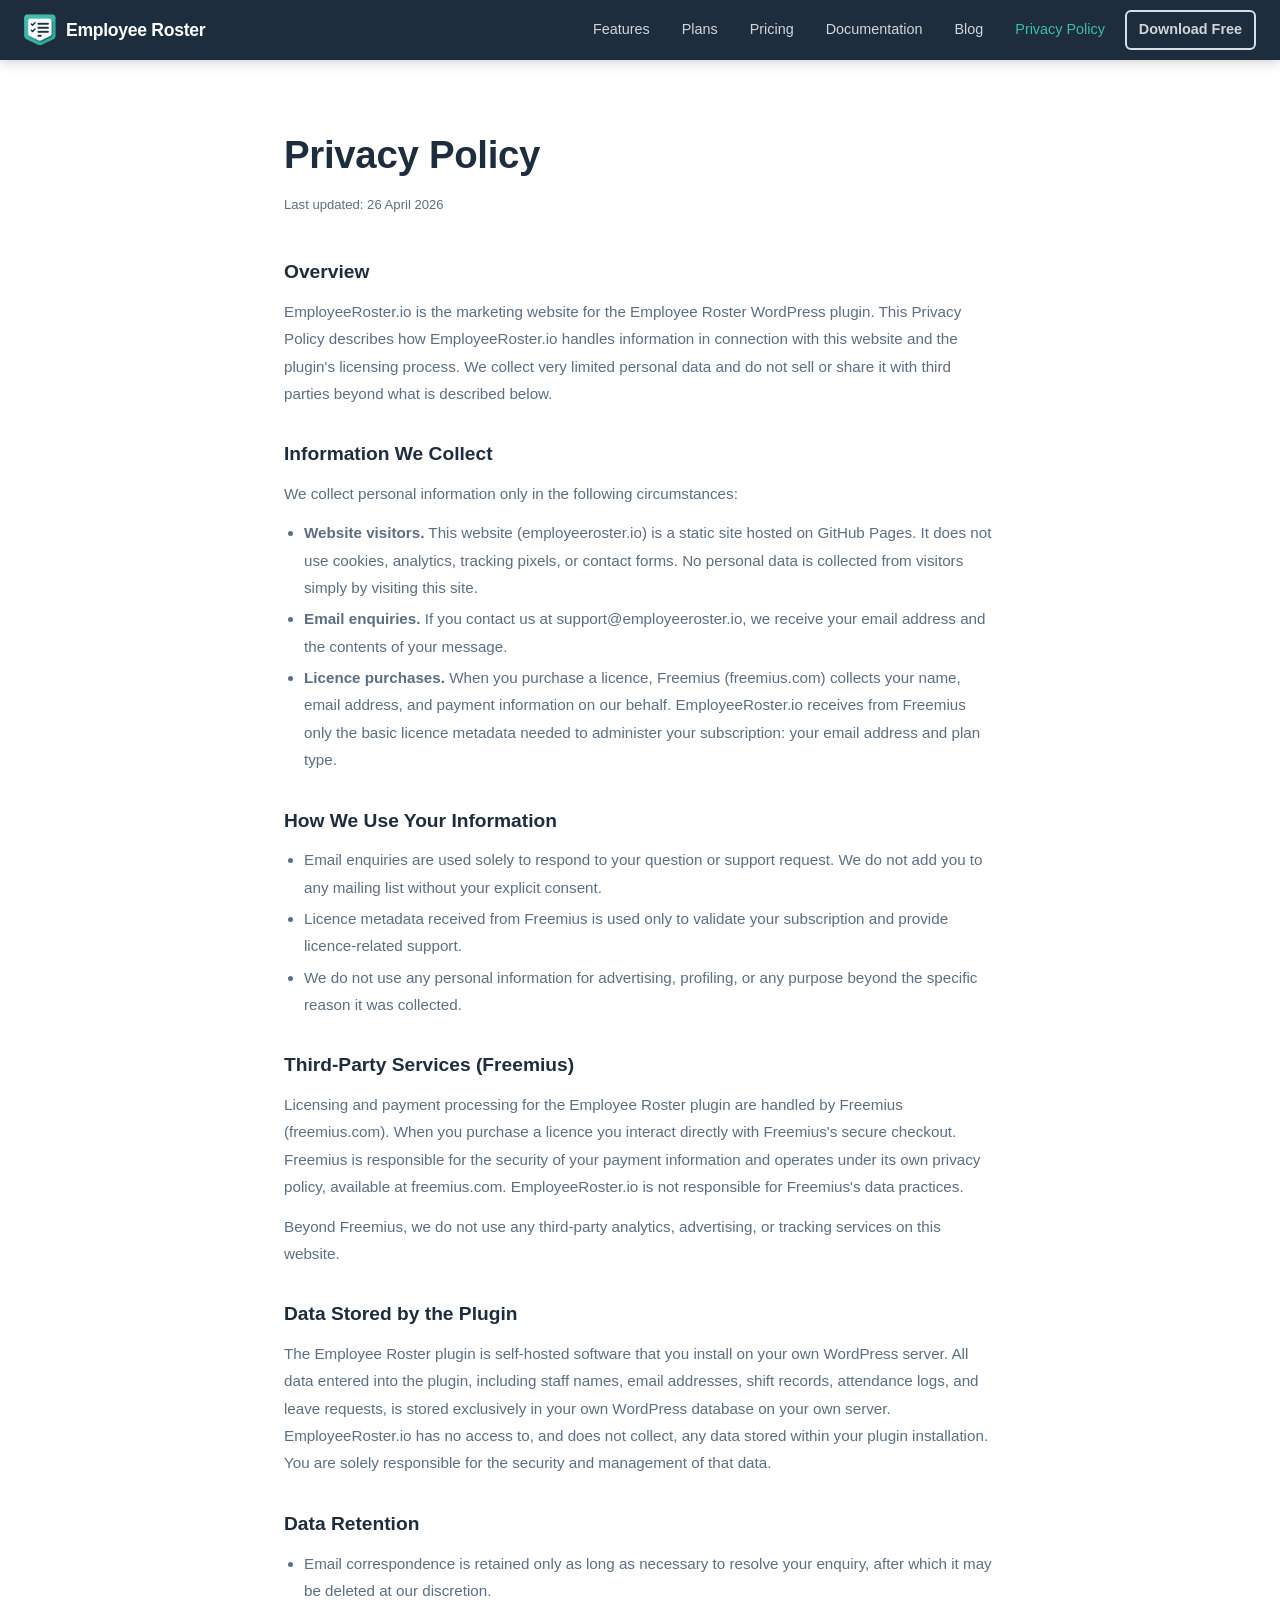
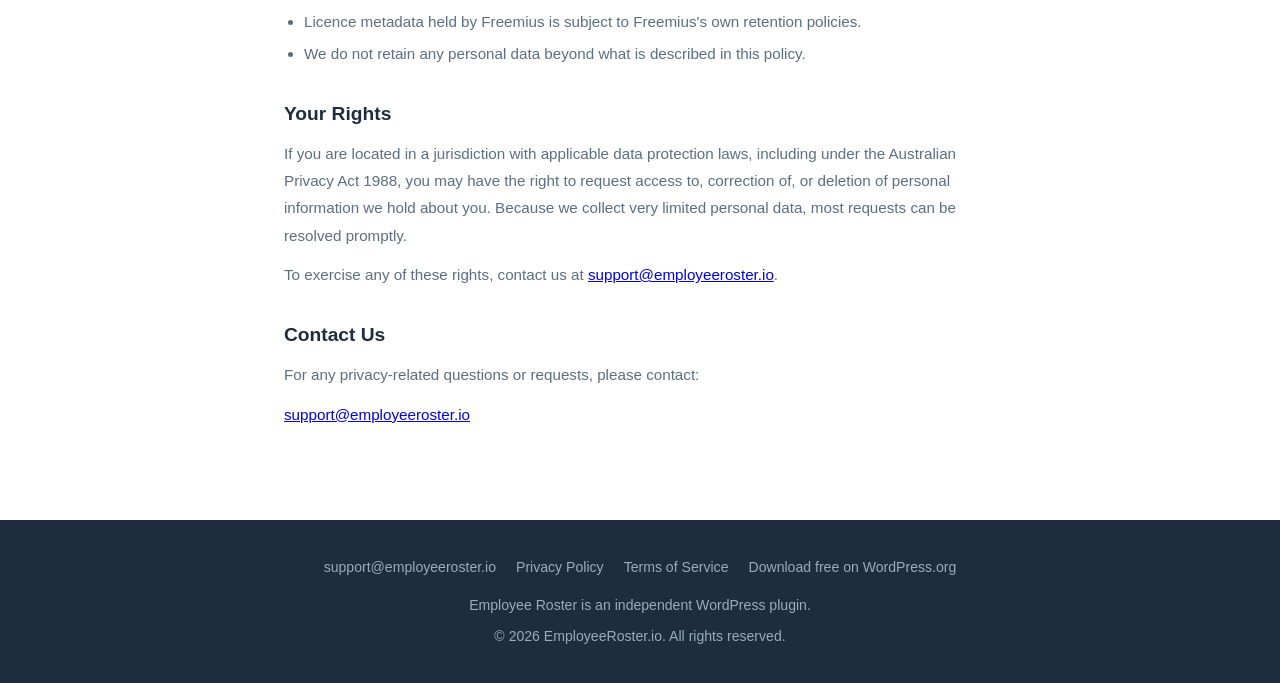
<file: privacy.html>
﻿<!DOCTYPE html>
<html lang="en">
<head>
  <meta charset="UTF-8" />
  <meta name="viewport" content="width=device-width, initial-scale=1.0"/>
  <title>Privacy Policy – Employee Roster</title>
  <!-- Google tag (gtag.js) -->
  <script async src="https://www.googletagmanager.com/gtag/js?id=G-27SR5BZH9W"></script>
  <script>
    window.dataLayer = window.dataLayer || [];
    function gtag(){dataLayer.push(arguments);}
    gtag('js', new Date());
    gtag('config', 'G-27SR5BZH9W');
  </script>
  <link rel="icon" type="image/x-icon" href="assets/logo/favicon/favicon.ico" />
  <link rel="icon" type="image/png" sizes="16x16" href="assets/logo/favicon/favicon-16x16.png" />
  <link rel="icon" type="image/png" sizes="32x32" href="assets/logo/favicon/favicon-32x32.png" />
  <link rel="apple-touch-icon" sizes="180x180" href="assets/logo/favicon/apple-touch-icon.png" />
  <link rel="icon" type="image/png" sizes="192x192" href="assets/logo/favicon/android-chrome-192x192.png" />
  <link rel="icon" type="image/png" sizes="512x512" href="assets/logo/favicon/android-chrome-512x512.png" />
  <link rel="manifest" href="assets/logo/favicon/site.webmanifest" />
  <script>document.documentElement.classList.add('js');</script>
  <link rel="stylesheet" href="assets/site.css" />
  <script src="assets/site.js" defer></script>
  <style>

    /* ── NAV ── */

    /* ── SECTIONS ── */
    .section { padding: 80px 24px; max-width: 1000px; margin: 0 auto; }
    h2.section-title { font-size: clamp(1.6rem, 3vw, 2.2rem); font-weight: 800; color: var(--dark); margin-bottom: 14px; letter-spacing: -.3px; }

    /* ── PRICING (referenced by nav btn) ── */
    .btn-plan {
      display: block; text-align: center; padding: 12px;
      border-radius: var(--radius); text-decoration: none; font-weight: 700; font-size: .9rem;
      transition: opacity .15s;
    }
    .btn-plan-outline { border: 2px solid var(--border); color: var(--dark); }

    /* ── CONTENT PAGES ── */
    .legal h1 { font-size: clamp(1.8rem, 3vw, 2.4rem); font-weight: 800; color: var(--dark); margin-bottom: 8px; letter-spacing: -.3px; }
    .legal .last-updated { font-size: .82rem; color: var(--muted); margin-bottom: 40px; }
    .legal h2 { font-size: 1.2rem; font-weight: 700; color: var(--dark); margin: 32px 0 10px; }
    .legal p { font-size: .95rem; color: var(--muted); line-height: 1.8; margin-bottom: 12px; }
    .legal ul { font-size: .95rem; color: var(--muted); line-height: 1.8; padding-left: 20px; margin-bottom: 12px; }
    .legal ul li { margin-bottom: 4px; }

  </style>
</head>
<body>
<a class="skip-link" href="#main">Skip to content</a>

<!-- NAV -->
<nav class="site-nav">
  <a href="https://employeeroster.io/" class="nav-brand">
    <img src="assets/logo/only-logo-64.png" width="32" height="32" alt="Employee Roster logo" />
    Employee Roster
  </a>
  <button class="nav-toggle" type="button" aria-expanded="false" aria-controls="site-nav-links" aria-label="Menu"><svg class="nav-icon-open" width="24" height="24" viewBox="0 0 24 24" fill="none" stroke="currentColor" stroke-width="2" stroke-linecap="round" aria-hidden="true"><path d="M4 7h16M4 12h16M4 17h16"/></svg><svg class="nav-icon-close" width="24" height="24" viewBox="0 0 24 24" fill="none" stroke="currentColor" stroke-width="2" stroke-linecap="round" aria-hidden="true"><path d="M6 6l12 12M18 6L6 18"/></svg></button>
  <div class="nav-links" id="site-nav-links">
    <a href="https://employeeroster.io/#features">Features</a>
    <a href="https://employeeroster.io/#plans">Plans</a>
    <a href="https://employeeroster.io/#pricing">Pricing</a>
    <a href="https://employeeroster.io/docs">Documentation</a>
    <a href="https://employeeroster.io/blog/">Blog</a>
    <a href="https://employeeroster.io/privacy" class="nav-active">Privacy Policy</a>
    <a href="https://wordpress.org/plugins/employee-roster/" class="btn-plan btn-plan-outline">Download Free</a>
  </div>
</nav>

<!-- CONTENT -->
<main id="main" tabindex="-1" class="section legal" style="max-width:760px;padding:64px 24px 80px;">
  <h1>Privacy Policy</h1>
  <p class="last-updated">Last updated: 26 April 2026</p>

  <h2>Overview</h2>
  <p>EmployeeRoster.io is the marketing website for the Employee Roster WordPress plugin. This Privacy Policy describes how EmployeeRoster.io handles information in connection with this website and the plugin's licensing process. We collect very limited personal data and do not sell or share it with third parties beyond what is described below.</p>

  <h2>Information We Collect</h2>
  <p>We collect personal information only in the following circumstances:</p>
  <ul>
    <li><strong>Website visitors.</strong> This website (employeeroster.io) is a static site hosted on GitHub Pages. It does not use cookies, analytics, tracking pixels, or contact forms. No personal data is collected from visitors simply by visiting this site.</li>
    <li><strong>Email enquiries.</strong> If you contact us at support@employeeroster.io, we receive your email address and the contents of your message.</li>
    <li><strong>Licence purchases.</strong> When you purchase a licence, Freemius (freemius.com) collects your name, email address, and payment information on our behalf. EmployeeRoster.io receives from Freemius only the basic licence metadata needed to administer your subscription: your email address and plan type.</li>
  </ul>

  <h2>How We Use Your Information</h2>
  <ul>
    <li>Email enquiries are used solely to respond to your question or support request. We do not add you to any mailing list without your explicit consent.</li>
    <li>Licence metadata received from Freemius is used only to validate your subscription and provide licence-related support.</li>
    <li>We do not use any personal information for advertising, profiling, or any purpose beyond the specific reason it was collected.</li>
  </ul>

  <h2>Third-Party Services (Freemius)</h2>
  <p>Licensing and payment processing for the Employee Roster plugin are handled by Freemius (freemius.com). When you purchase a licence you interact directly with Freemius's secure checkout. Freemius is responsible for the security of your payment information and operates under its own privacy policy, available at freemius.com. EmployeeRoster.io is not responsible for Freemius's data practices.</p>
  <p>Beyond Freemius, we do not use any third-party analytics, advertising, or tracking services on this website.</p>

  <h2>Data Stored by the Plugin</h2>
  <p>The Employee Roster plugin is self-hosted software that you install on your own WordPress server. All data entered into the plugin, including staff names, email addresses, shift records, attendance logs, and leave requests, is stored exclusively in your own WordPress database on your own server. EmployeeRoster.io has no access to, and does not collect, any data stored within your plugin installation. You are solely responsible for the security and management of that data.</p>

  <h2>Data Retention</h2>
  <ul>
    <li>Email correspondence is retained only as long as necessary to resolve your enquiry, after which it may be deleted at our discretion.</li>
    <li>Licence metadata held by Freemius is subject to Freemius's own retention policies.</li>
    <li>We do not retain any personal data beyond what is described in this policy.</li>
  </ul>

  <h2>Your Rights</h2>
  <p>If you are located in a jurisdiction with applicable data protection laws, including under the Australian Privacy Act 1988, you may have the right to request access to, correction of, or deletion of personal information we hold about you. Because we collect very limited personal data, most requests can be resolved promptly.</p>
  <p>To exercise any of these rights, contact us at <a href="mailto:support@employeeroster.io">support@employeeroster.io</a>.</p>

  <h2>Contact Us</h2>
  <p>For any privacy-related questions or requests, please contact:</p>
  <p><a href="mailto:support@employeeroster.io">support@employeeroster.io</a></p>
</main>

<!-- FOOTER -->
<footer>
  <div class="footer-links">
    <a href="mailto:support@employeeroster.io">support@employeeroster.io</a>
    <a href="https://employeeroster.io/privacy">Privacy Policy</a>
    <a href="https://employeeroster.io/terms">Terms of Service</a>
    <a href="https://wordpress.org/plugins/employee-roster/">Download free on WordPress.org</a>
  </div>
  <p>Employee Roster is an independent WordPress plugin.</p>
  <p style="margin-top:8px;">© <span class="js-year">2026</span> EmployeeRoster.io. All rights reserved.</p>
</footer>

</body>
</html>
</file>
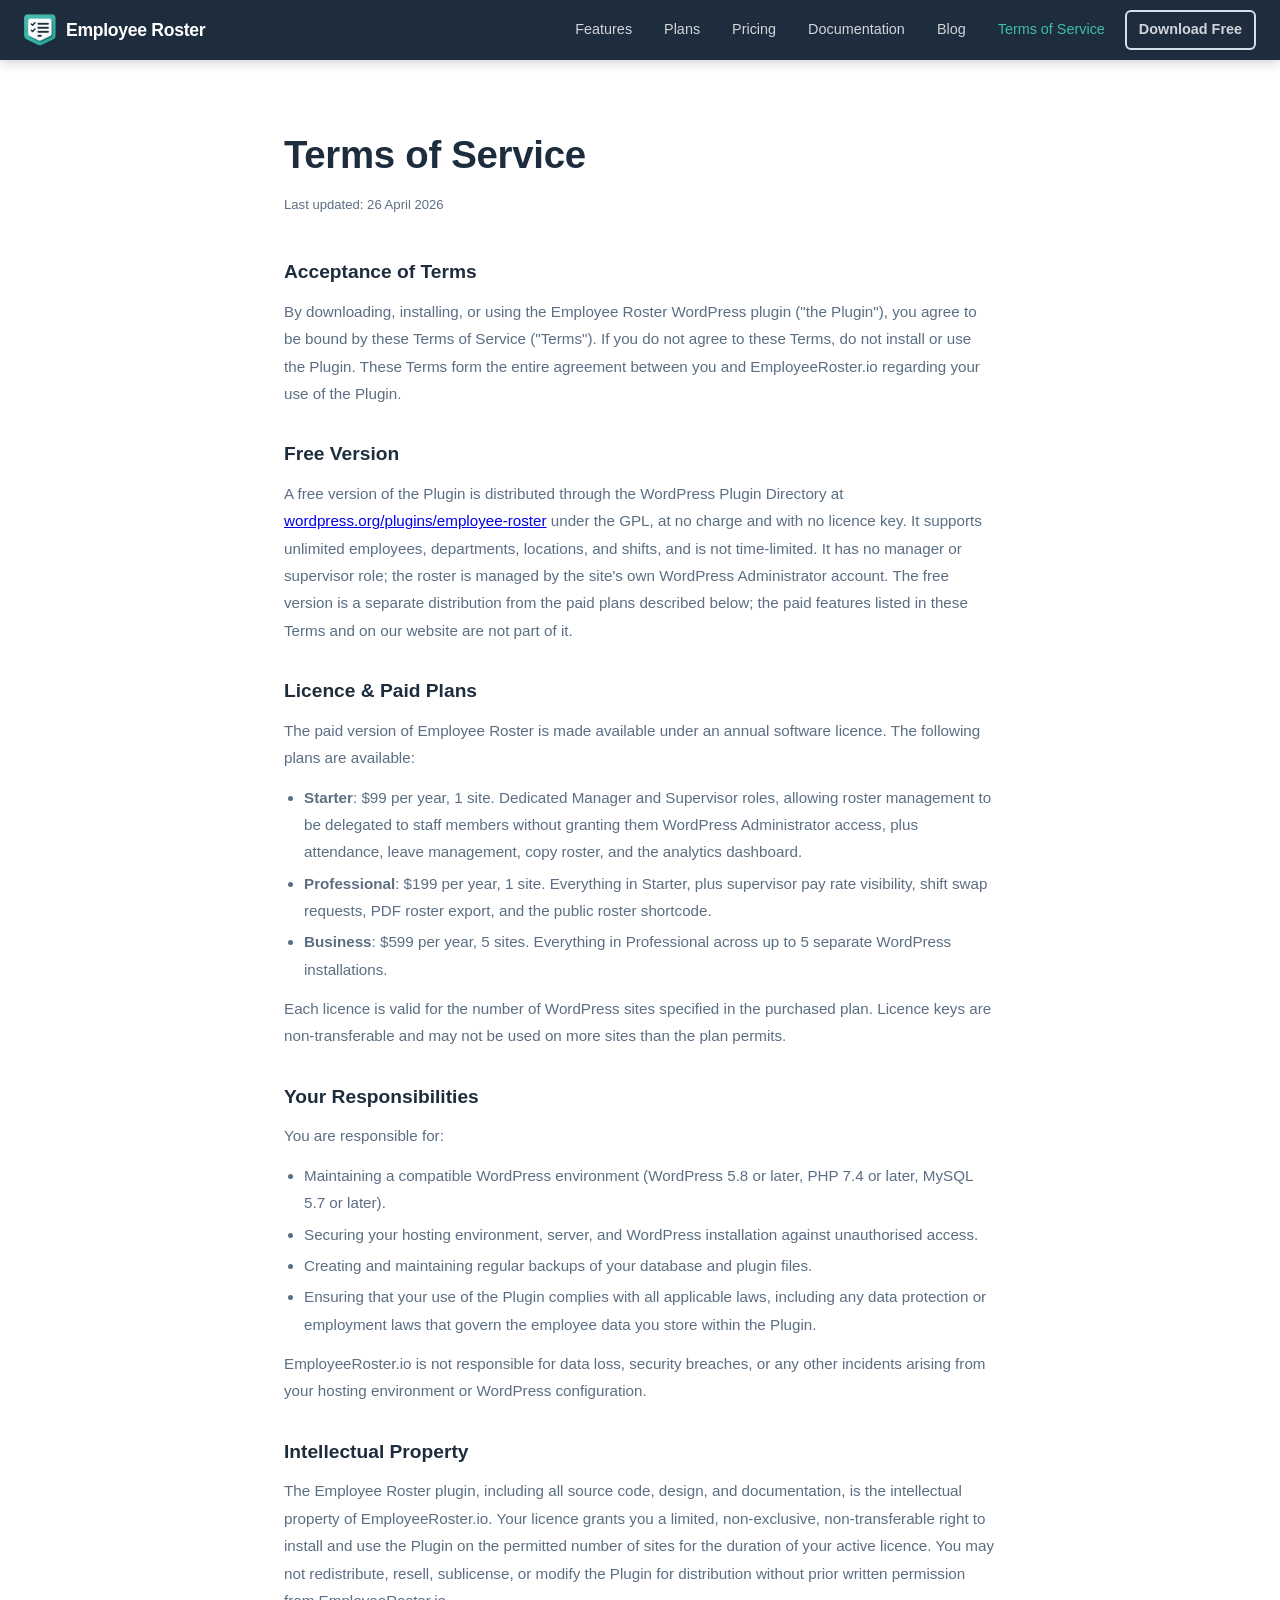
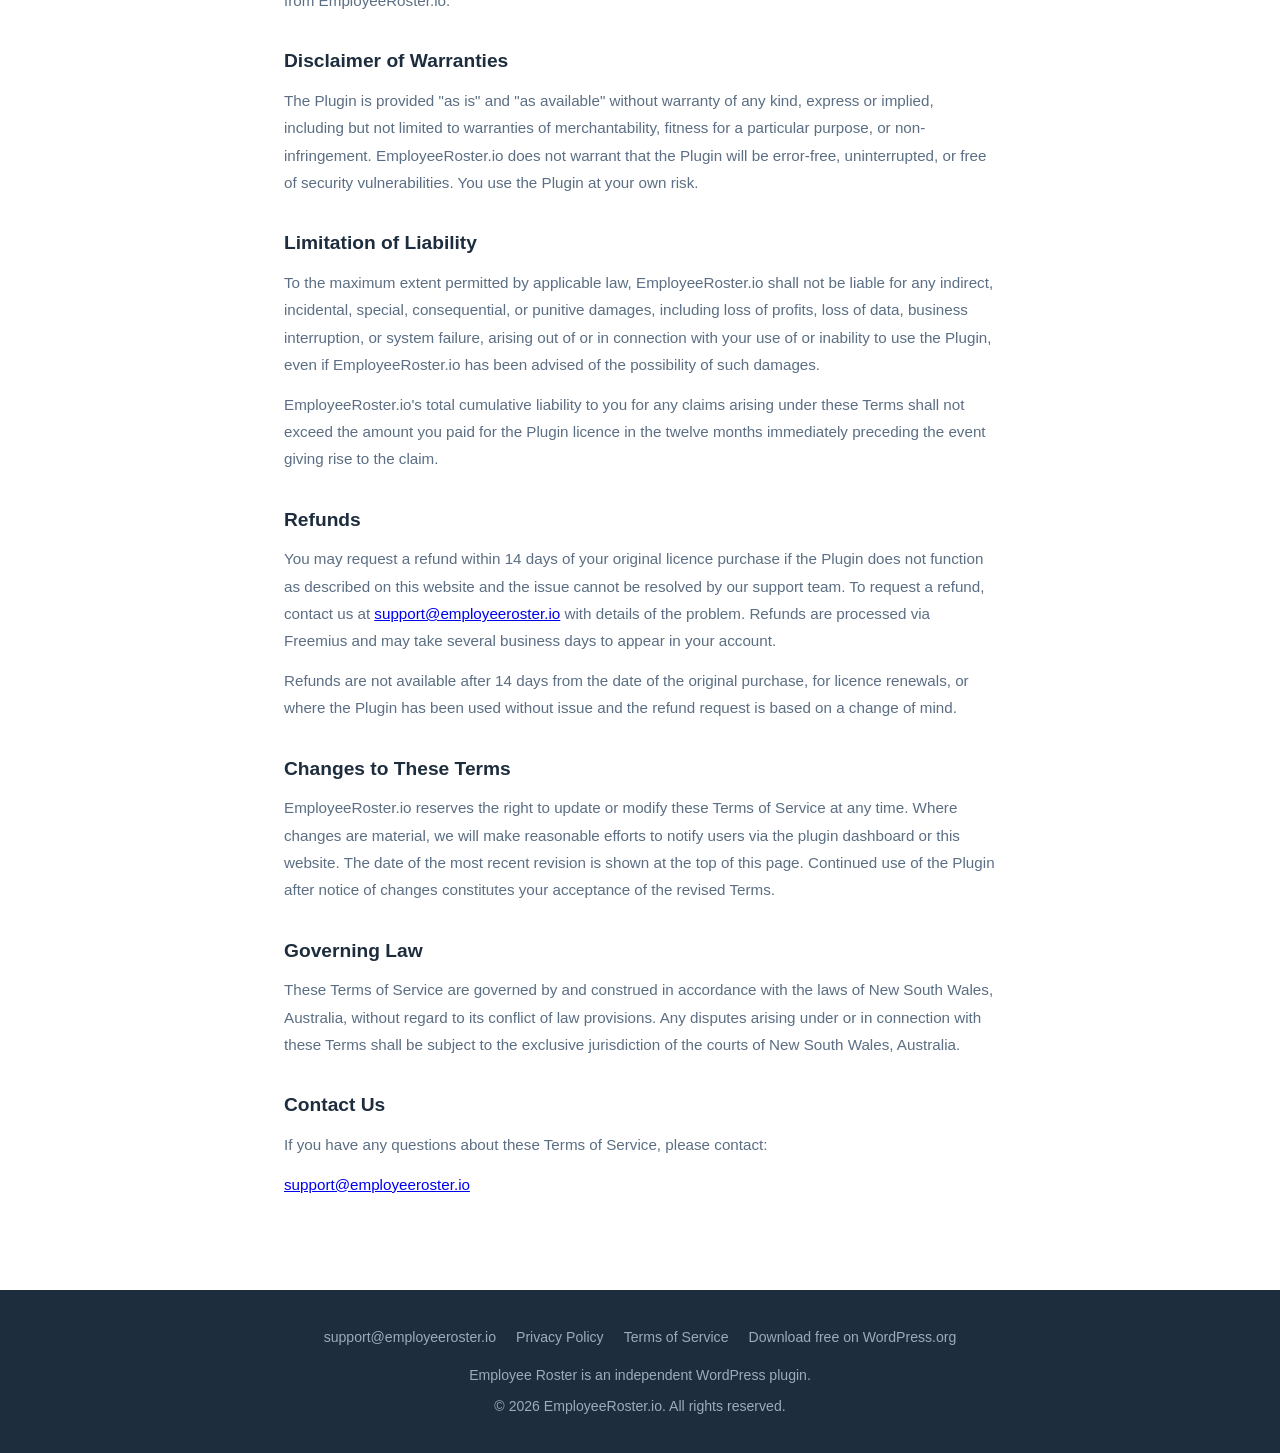
<file: terms.html>
﻿<!DOCTYPE html>
<html lang="en">
<head>
  <meta charset="UTF-8" />
  <meta name="viewport" content="width=device-width, initial-scale=1.0"/>
  <title>Terms of Service – Employee Roster</title>
  <!-- Google tag (gtag.js) -->
  <script async src="https://www.googletagmanager.com/gtag/js?id=G-27SR5BZH9W"></script>
  <script>
    window.dataLayer = window.dataLayer || [];
    function gtag(){dataLayer.push(arguments);}
    gtag('js', new Date());
    gtag('config', 'G-27SR5BZH9W');
  </script>
  <link rel="icon" type="image/x-icon" href="assets/logo/favicon/favicon.ico" />
  <link rel="icon" type="image/png" sizes="16x16" href="assets/logo/favicon/favicon-16x16.png" />
  <link rel="icon" type="image/png" sizes="32x32" href="assets/logo/favicon/favicon-32x32.png" />
  <link rel="apple-touch-icon" sizes="180x180" href="assets/logo/favicon/apple-touch-icon.png" />
  <link rel="icon" type="image/png" sizes="192x192" href="assets/logo/favicon/android-chrome-192x192.png" />
  <link rel="icon" type="image/png" sizes="512x512" href="assets/logo/favicon/android-chrome-512x512.png" />
  <link rel="manifest" href="assets/logo/favicon/site.webmanifest" />
  <script>document.documentElement.classList.add('js');</script>
  <link rel="stylesheet" href="assets/site.css" />
  <script src="assets/site.js" defer></script>
  <style>

    /* ── NAV ── */

    /* ── SECTIONS ── */
    .section { padding: 80px 24px; max-width: 1000px; margin: 0 auto; }
    h2.section-title { font-size: clamp(1.6rem, 3vw, 2.2rem); font-weight: 800; color: var(--dark); margin-bottom: 14px; letter-spacing: -.3px; }

    /* ── PRICING (referenced by nav btn) ── */
    .btn-plan {
      display: block; text-align: center; padding: 12px;
      border-radius: var(--radius); text-decoration: none; font-weight: 700; font-size: .9rem;
      transition: opacity .15s;
    }
    .btn-plan-outline { border: 2px solid var(--border); color: var(--dark); }

    /* ── CONTENT PAGES ── */
    .legal h1 { font-size: clamp(1.8rem, 3vw, 2.4rem); font-weight: 800; color: var(--dark); margin-bottom: 8px; letter-spacing: -.3px; }
    .legal .last-updated { font-size: .82rem; color: var(--muted); margin-bottom: 40px; }
    .legal h2 { font-size: 1.2rem; font-weight: 700; color: var(--dark); margin: 32px 0 10px; }
    .legal p { font-size: .95rem; color: var(--muted); line-height: 1.8; margin-bottom: 12px; }
    .legal ul { font-size: .95rem; color: var(--muted); line-height: 1.8; padding-left: 20px; margin-bottom: 12px; }
    .legal ul li { margin-bottom: 4px; }

  </style>
</head>
<body>
<a class="skip-link" href="#main">Skip to content</a>

<!-- NAV -->
<nav class="site-nav">
  <a href="https://employeeroster.io/" class="nav-brand">
    <img src="assets/logo/only-logo-64.png" width="32" height="32" alt="Employee Roster logo" />
    Employee Roster
  </a>
  <button class="nav-toggle" type="button" aria-expanded="false" aria-controls="site-nav-links" aria-label="Menu"><svg class="nav-icon-open" width="24" height="24" viewBox="0 0 24 24" fill="none" stroke="currentColor" stroke-width="2" stroke-linecap="round" aria-hidden="true"><path d="M4 7h16M4 12h16M4 17h16"/></svg><svg class="nav-icon-close" width="24" height="24" viewBox="0 0 24 24" fill="none" stroke="currentColor" stroke-width="2" stroke-linecap="round" aria-hidden="true"><path d="M6 6l12 12M18 6L6 18"/></svg></button>
  <div class="nav-links" id="site-nav-links">
    <a href="https://employeeroster.io/#features">Features</a>
    <a href="https://employeeroster.io/#plans">Plans</a>
    <a href="https://employeeroster.io/#pricing">Pricing</a>
    <a href="https://employeeroster.io/docs">Documentation</a>
    <a href="https://employeeroster.io/blog/">Blog</a>
    <a href="https://employeeroster.io/terms" class="nav-active">Terms of Service</a>
    <a href="https://wordpress.org/plugins/employee-roster/" class="btn-plan btn-plan-outline">Download Free</a>
  </div>
</nav>

<!-- CONTENT -->
<main id="main" tabindex="-1" class="section legal" style="max-width:760px;padding:64px 24px 80px;">
  <h1>Terms of Service</h1>
  <p class="last-updated">Last updated: 26 April 2026</p>

  <h2>Acceptance of Terms</h2>
  <p>By downloading, installing, or using the Employee Roster WordPress plugin ("the Plugin"), you agree to be bound by these Terms of Service ("Terms"). If you do not agree to these Terms, do not install or use the Plugin. These Terms form the entire agreement between you and EmployeeRoster.io regarding your use of the Plugin.</p>

  <h2>Free Version</h2>
  <p>A free version of the Plugin is distributed through the WordPress Plugin Directory at <a href="https://wordpress.org/plugins/employee-roster/">wordpress.org/plugins/employee-roster</a> under the GPL, at no charge and with no licence key. It supports unlimited employees, departments, locations, and shifts, and is not time-limited. It has no manager or supervisor role; the roster is managed by the site's own WordPress Administrator account. The free version is a separate distribution from the paid plans described below; the paid features listed in these Terms and on our website are not part of it.</p>

  <h2>Licence &amp; Paid Plans</h2>
  <p>The paid version of Employee Roster is made available under an annual software licence. The following plans are available:</p>
  <ul>
    <li><strong>Starter</strong>: $99 per year, 1 site. Dedicated Manager and Supervisor roles, allowing roster management to be delegated to staff members without granting them WordPress Administrator access, plus attendance, leave management, copy roster, and the analytics dashboard.</li>
    <li><strong>Professional</strong>: $199 per year, 1 site. Everything in Starter, plus supervisor pay rate visibility, shift swap requests, PDF roster export, and the public roster shortcode.</li>
    <li><strong>Business</strong>: $599 per year, 5 sites. Everything in Professional across up to 5 separate WordPress installations.</li>
  </ul>
  <p>Each licence is valid for the number of WordPress sites specified in the purchased plan. Licence keys are non-transferable and may not be used on more sites than the plan permits.</p>

  <h2>Your Responsibilities</h2>
  <p>You are responsible for:</p>
  <ul>
    <li>Maintaining a compatible WordPress environment (WordPress 5.8 or later, PHP 7.4 or later, MySQL 5.7 or later).</li>
    <li>Securing your hosting environment, server, and WordPress installation against unauthorised access.</li>
    <li>Creating and maintaining regular backups of your database and plugin files.</li>
    <li>Ensuring that your use of the Plugin complies with all applicable laws, including any data protection or employment laws that govern the employee data you store within the Plugin.</li>
  </ul>
  <p>EmployeeRoster.io is not responsible for data loss, security breaches, or any other incidents arising from your hosting environment or WordPress configuration.</p>

  <h2>Intellectual Property</h2>
  <p>The Employee Roster plugin, including all source code, design, and documentation, is the intellectual property of EmployeeRoster.io. Your licence grants you a limited, non-exclusive, non-transferable right to install and use the Plugin on the permitted number of sites for the duration of your active licence. You may not redistribute, resell, sublicense, or modify the Plugin for distribution without prior written permission from EmployeeRoster.io.</p>

  <h2>Disclaimer of Warranties</h2>
  <p>The Plugin is provided "as is" and "as available" without warranty of any kind, express or implied, including but not limited to warranties of merchantability, fitness for a particular purpose, or non-infringement. EmployeeRoster.io does not warrant that the Plugin will be error-free, uninterrupted, or free of security vulnerabilities. You use the Plugin at your own risk.</p>

  <h2>Limitation of Liability</h2>
  <p>To the maximum extent permitted by applicable law, EmployeeRoster.io shall not be liable for any indirect, incidental, special, consequential, or punitive damages, including loss of profits, loss of data, business interruption, or system failure, arising out of or in connection with your use of or inability to use the Plugin, even if EmployeeRoster.io has been advised of the possibility of such damages.</p>
  <p>EmployeeRoster.io's total cumulative liability to you for any claims arising under these Terms shall not exceed the amount you paid for the Plugin licence in the twelve months immediately preceding the event giving rise to the claim.</p>

  <h2>Refunds</h2>
  <p>You may request a refund within 14 days of your original licence purchase if the Plugin does not function as described on this website and the issue cannot be resolved by our support team. To request a refund, contact us at <a href="mailto:support@employeeroster.io">support@employeeroster.io</a> with details of the problem. Refunds are processed via Freemius and may take several business days to appear in your account.</p>
  <p>Refunds are not available after 14 days from the date of the original purchase, for licence renewals, or where the Plugin has been used without issue and the refund request is based on a change of mind.</p>

  <h2>Changes to These Terms</h2>
  <p>EmployeeRoster.io reserves the right to update or modify these Terms of Service at any time. Where changes are material, we will make reasonable efforts to notify users via the plugin dashboard or this website. The date of the most recent revision is shown at the top of this page. Continued use of the Plugin after notice of changes constitutes your acceptance of the revised Terms.</p>

  <h2>Governing Law</h2>
  <p>These Terms of Service are governed by and construed in accordance with the laws of New South Wales, Australia, without regard to its conflict of law provisions. Any disputes arising under or in connection with these Terms shall be subject to the exclusive jurisdiction of the courts of New South Wales, Australia.</p>

  <h2>Contact Us</h2>
  <p>If you have any questions about these Terms of Service, please contact:</p>
  <p><a href="mailto:support@employeeroster.io">support@employeeroster.io</a></p>
</main>

<!-- FOOTER -->
<footer>
  <div class="footer-links">
    <a href="mailto:support@employeeroster.io">support@employeeroster.io</a>
    <a href="https://employeeroster.io/privacy">Privacy Policy</a>
    <a href="https://employeeroster.io/terms">Terms of Service</a>
    <a href="https://wordpress.org/plugins/employee-roster/">Download free on WordPress.org</a>
  </div>
  <p>Employee Roster is an independent WordPress plugin.</p>
  <p style="margin-top:8px;">© <span class="js-year">2026</span> EmployeeRoster.io. All rights reserved.</p>
</footer>

</body>
</html>
</file>
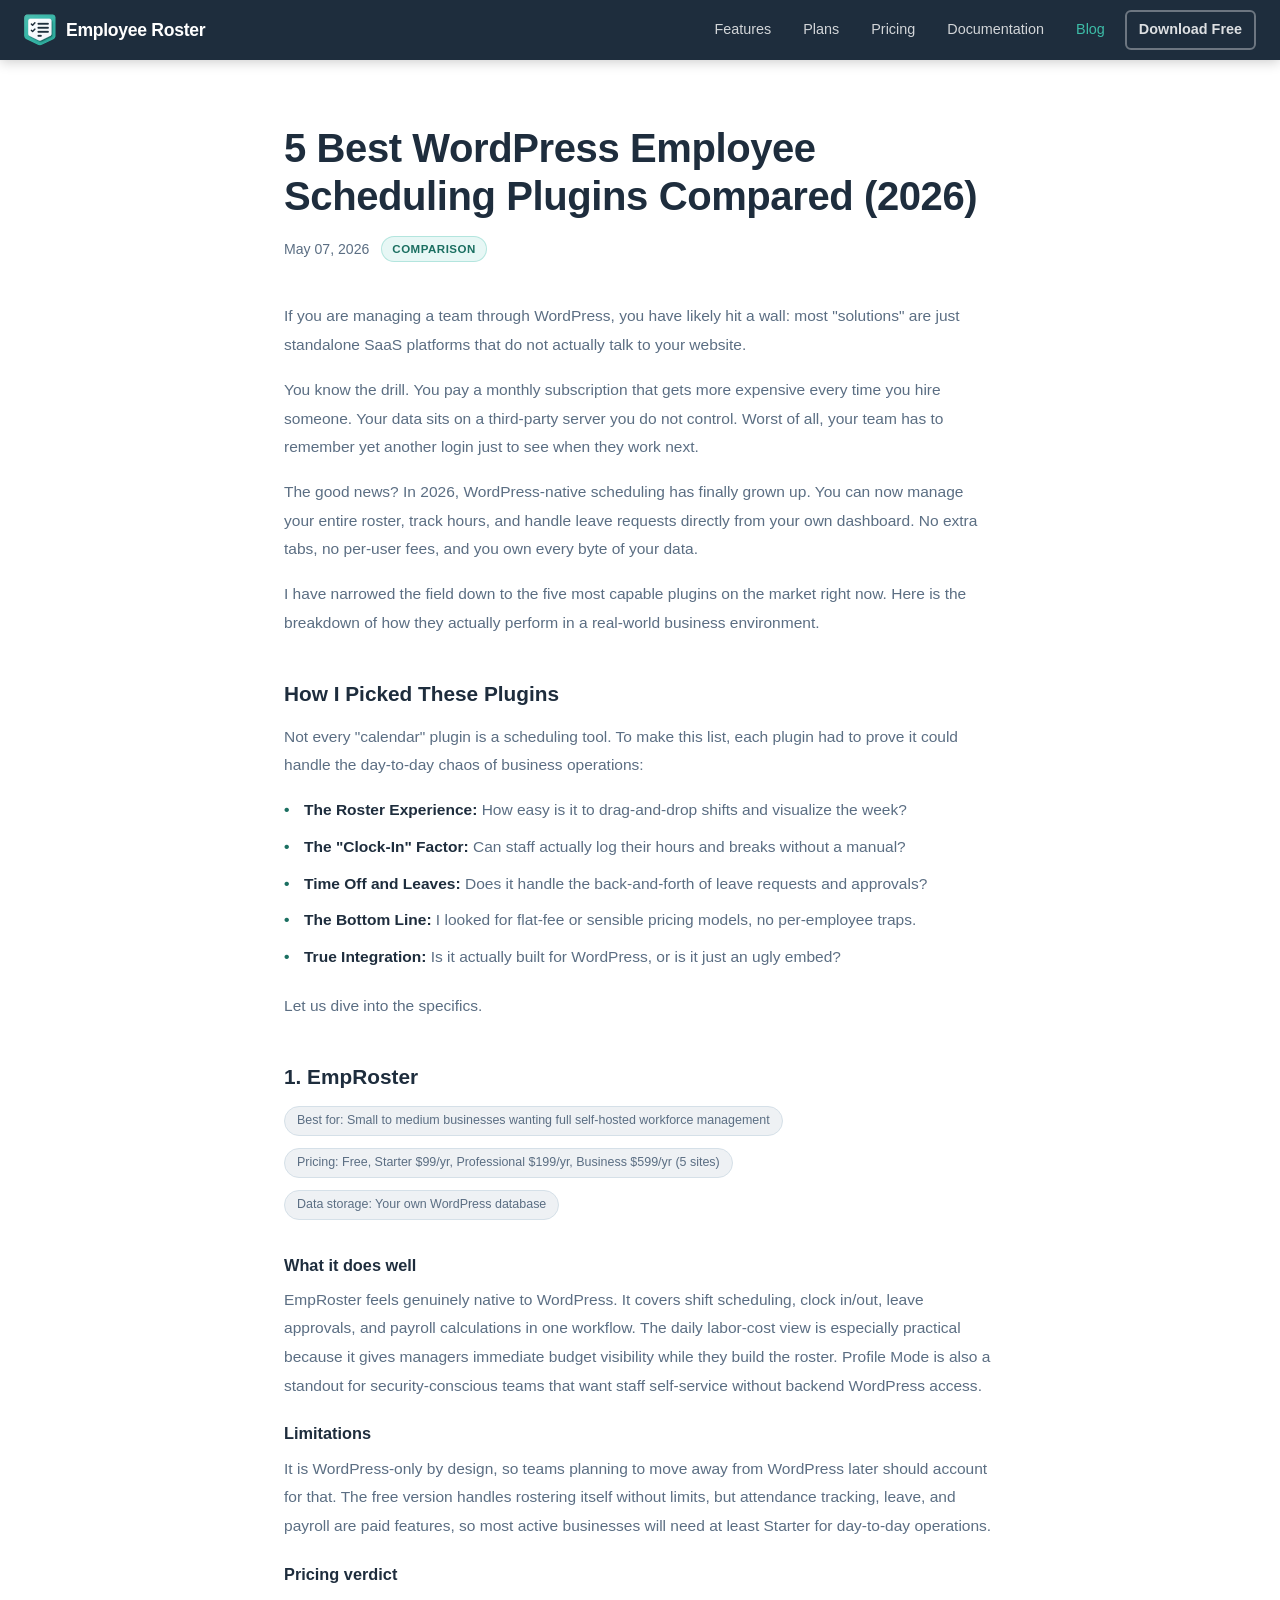
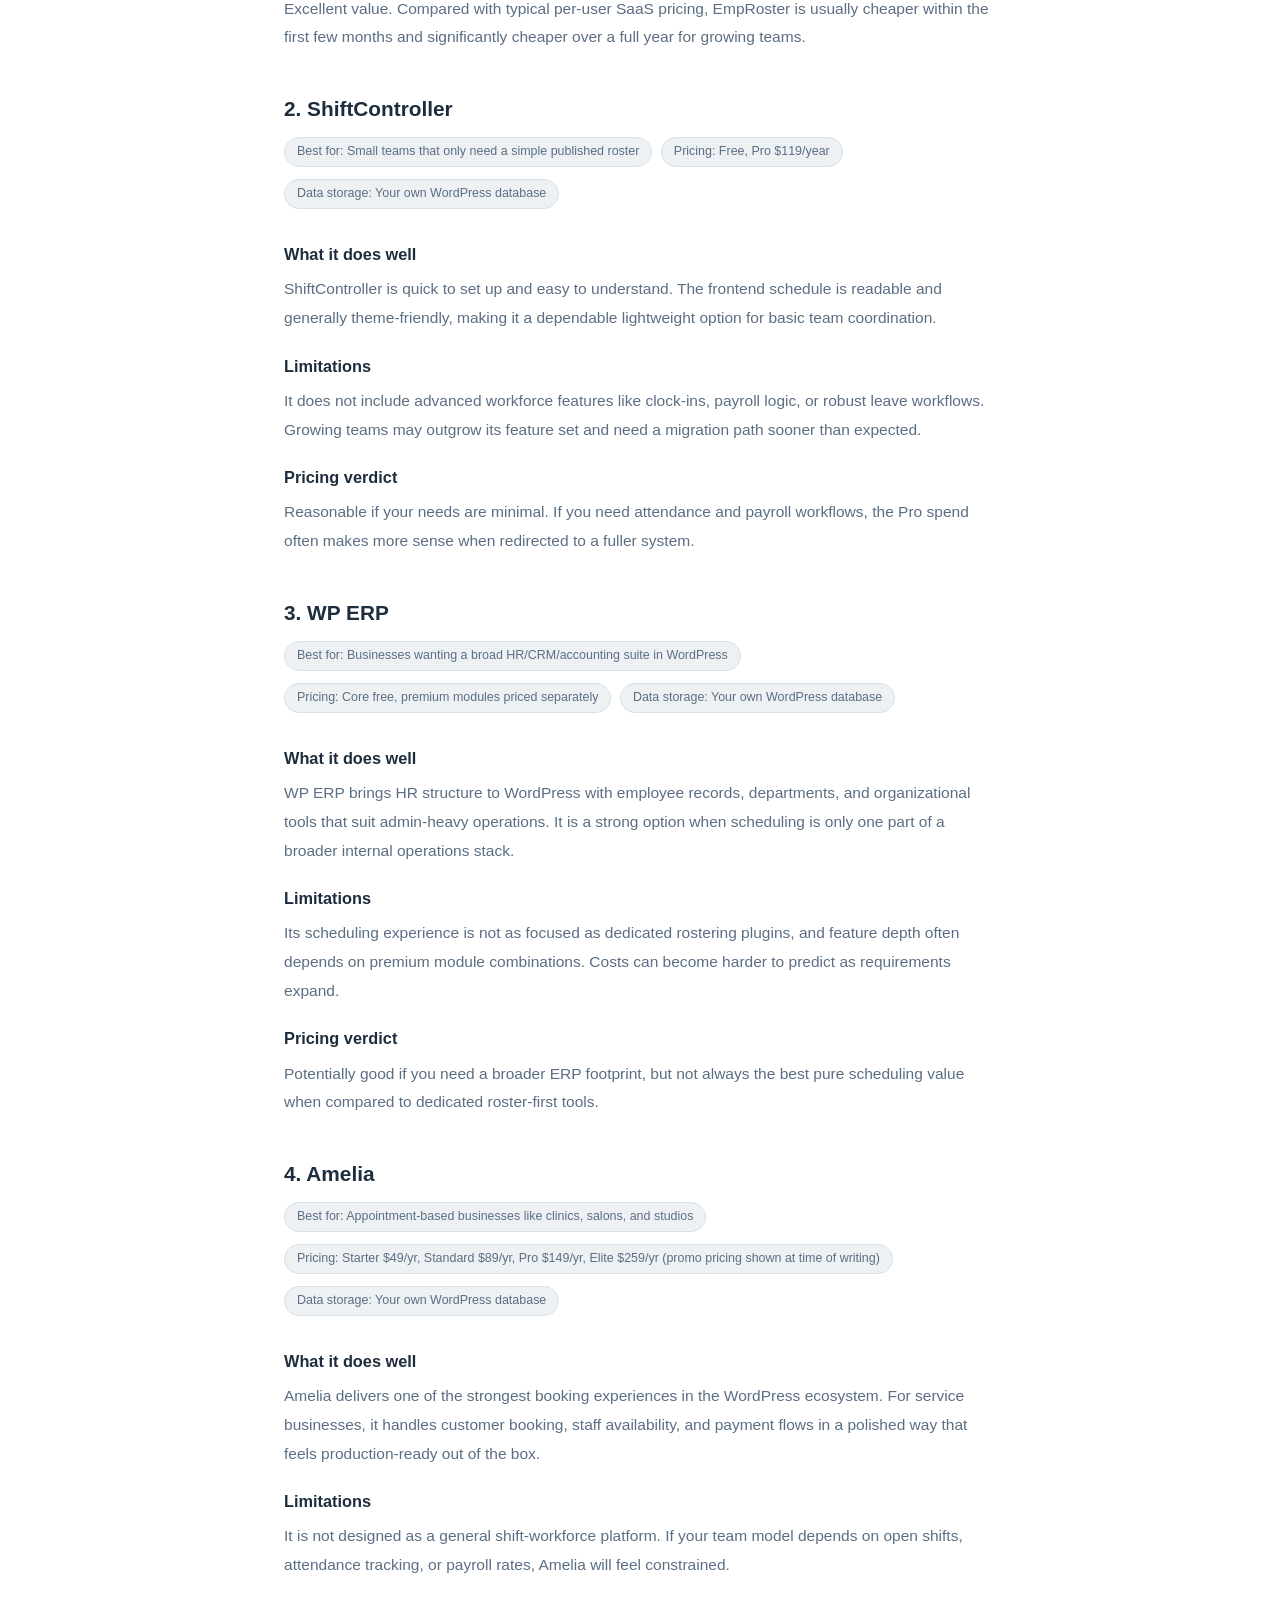
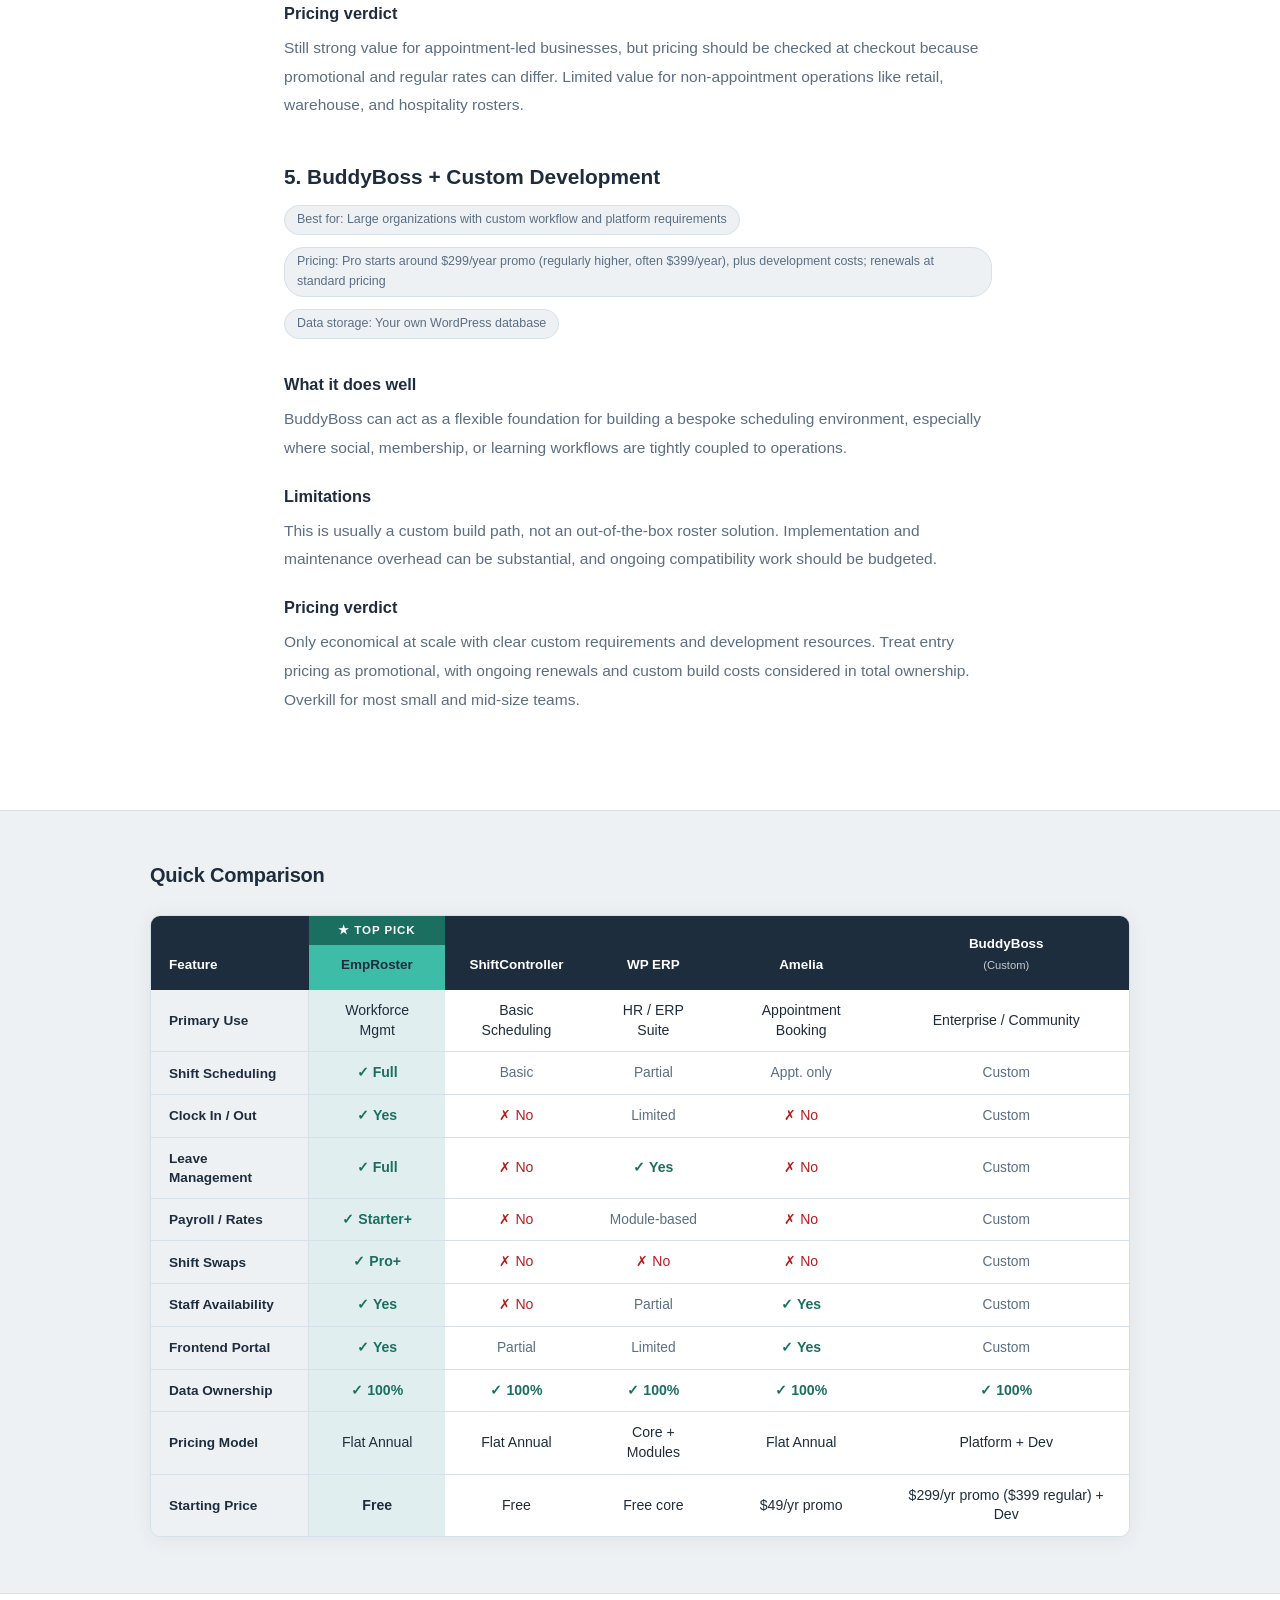
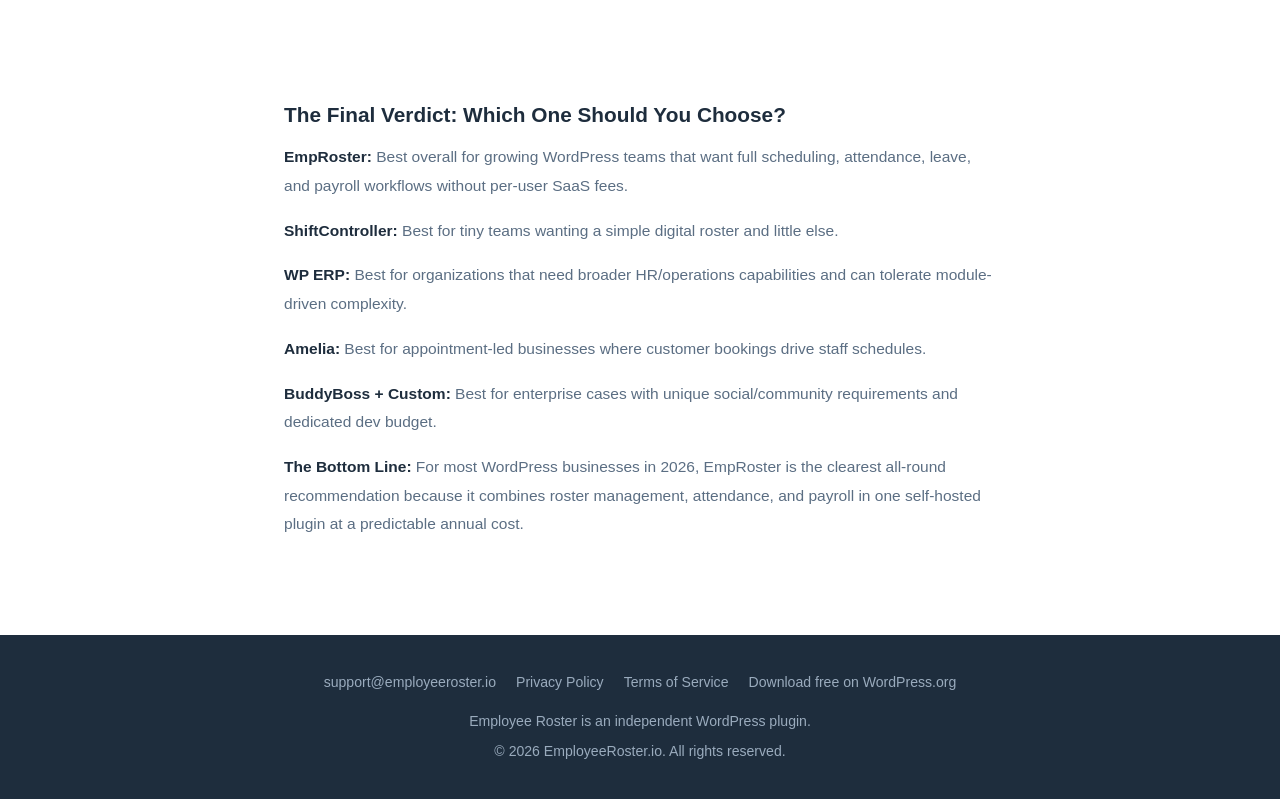
<file: blog/best-wordpress-employee-scheduling-plugins-2026.html>
<!DOCTYPE html>
<html lang="en">
<head>
  <meta charset="UTF-8" />
  <meta name="viewport" content="width=device-width, initial-scale=1.0"/>
  <title>5 Best WordPress Employee Scheduling Plugins Compared (2026) | Employee Roster</title>
  <!-- Google tag (gtag.js) -->
  <script async src="https://www.googletagmanager.com/gtag/js?id=G-27SR5BZH9W"></script>
  <script>
    window.dataLayer = window.dataLayer || [];
    function gtag(){dataLayer.push(arguments);}
    gtag('js', new Date());
    gtag('config', 'G-27SR5BZH9W');
  </script>
  <meta name="description" content="Looking for the best WordPress employee scheduling plugin in 2026? We compare EmpRoster, ShiftController, WP ERP, Amelia, and BuddyBoss — features, pricing, and who each one is best for." />
  <meta name="keywords" content="best WordPress employee scheduling plugin 2026, WordPress staff scheduling plugin comparison, ShiftController alternative, WordPress rostering plugin, employee scheduling WordPress, WP staff management plugin, self-hosted employee scheduling WordPress" />
  <meta name="robots" content="index, follow" />
  <link rel="canonical" href="https://employeeroster.io/blog/best-wordpress-employee-scheduling-plugins-2026" />
  <link rel="icon" type="image/x-icon" href="/assets/logo/favicon/favicon.ico" />
  <link rel="icon" type="image/png" sizes="16x16" href="/assets/logo/favicon/favicon-16x16.png" />
  <link rel="icon" type="image/png" sizes="32x32" href="/assets/logo/favicon/favicon-32x32.png" />
  <link rel="apple-touch-icon" sizes="180x180" href="/assets/logo/favicon/apple-touch-icon.png" />
  <link rel="icon" type="image/png" sizes="192x192" href="/assets/logo/favicon/android-chrome-192x192.png" />
  <link rel="icon" type="image/png" sizes="512x512" href="/assets/logo/favicon/android-chrome-512x512.png" />
  <link rel="manifest" href="/assets/logo/favicon/site.webmanifest" />
  <meta name="theme-color" content="#3DBDA8" />
  <script>document.documentElement.classList.add('js');</script>
  <link rel="stylesheet" href="../assets/site.css" />
  <script src="../assets/site.js" defer></script>
  <style>

    body { font-family: -apple-system, BlinkMacSystemFont, 'Segoe UI', sans-serif; color: var(--dark); line-height: 1.6; overflow-x: hidden; }

    /* ── NAV ── */
    .btn-plan { display: inline-block; text-align: center; padding: 8px 14px; border-radius: var(--radius); text-decoration: none; font-weight: 700; font-size: .88rem; transition: opacity .15s; }
    .btn-plan-outline { border: 2px solid rgba(255,255,255,.35); color: rgba(255,255,255,.85) !important; }

    /* ── POST ── */
    .post-wrap { max-width: 760px; margin: 0 auto; padding: 64px 24px 80px; }
    .post-wrap h1 { font-size: clamp(1.8rem, 4vw, 2.5rem); font-weight: 800; color: var(--dark); line-height: 1.2; letter-spacing: -.4px; margin-bottom: 16px; }
    .post-meta { display: flex; align-items: center; gap: 12px; margin-bottom: 40px; }
    .post-meta time { font-size: .88rem; color: var(--muted); }
    .article-badge {
      display: inline-block; background: rgba(61,189,168,.12); color: var(--teal-text);
      border: 1px solid rgba(61,189,168,.3); font-size: .72rem; font-weight: 600;
      letter-spacing: .5px; text-transform: uppercase; padding: 3px 10px; border-radius: 20px;
    }
    .post-wrap h2 { font-size: 1.3rem; font-weight: 700; color: var(--dark); margin: 40px 0 12px; }
    .post-wrap h3 { font-size: 1.02rem; font-weight: 700; color: var(--dark); margin: 20px 0 8px; }
    .post-wrap p { font-size: .97rem; color: var(--muted); line-height: 1.85; margin-bottom: 16px; }
    .post-wrap p strong { color: var(--dark); }
    .post-wrap ul { margin: 0 0 20px 0; padding-left: 0; list-style: none; }
    .post-wrap ul li { font-size: .97rem; color: var(--muted); line-height: 1.85; margin-bottom: 8px; padding-left: 20px; position: relative; }
    .post-wrap ul li::before { content: '•'; position: absolute; left: 0; color: var(--teal-text); font-weight: 700; }
    .post-wrap ul li strong { color: var(--dark); }
    .plugin-chips { margin-bottom: 8px; }
    .plugin-chip {
      background: var(--bg); border: 1px solid var(--border); border-radius: 20px; padding: 4px 12px;
      font-size: .78rem; color: var(--muted); display: inline-block; margin: 0 4px 12px 0;
    }
    /* ── TABLE ── */
    body { overflow-x: clip; } /* the full-bleed band below uses 100vw, which includes the scrollbar */
    .table-wrap {
      width: 100vw; margin-left: calc(50% - 50vw);
      background: var(--bg);
      border-top: 1px solid var(--border); border-bottom: 1px solid var(--border);
      padding: 48px 24px 56px; overflow-x: auto;
    }
    .table-inner { max-width: 980px; margin: 0 auto; }
    .table-title { font-size: 1.25rem; font-weight: 700; color: var(--dark); letter-spacing: -.2px; margin-bottom: 24px; }
    .table-card { border-radius: 10px; overflow: hidden; border: 1px solid var(--border); box-shadow: 0 2px 20px rgba(30,45,61,.07); }
    table { width: 100%; border-collapse: collapse; font-size: .88rem; min-width: 720px; }
    thead th {
      background: var(--dark); color: var(--white);
      padding: 14px 18px; text-align: center; font-weight: 600; font-size: .84rem;
      vertical-align: bottom; white-space: nowrap;
    }
    thead th:first-child { text-align: left; }
    thead th.emproster-col { background: var(--teal); color: var(--on-teal); padding-top: 38px; position: relative; }
    .top-pick-label {
      position: absolute; top: 0; left: 0; right: 0;
      background: var(--teal-text); color: var(--white);
      font-size: .72rem; font-weight: 700; letter-spacing: .9px; text-transform: uppercase;
      padding: 5px 4px; text-align: center;
    }
    tbody td {
      padding: 11px 18px; border-bottom: 1px solid var(--border);
      background: var(--white); line-height: 1.4; color: var(--dark);
    }
    tbody tr:last-child td { border-bottom: none; }
    tbody td:not(:first-child) { text-align: center; }
    tbody td:first-child {
      font-weight: 600; font-size: .85rem;
      background: var(--bg); border-right: 1px solid var(--border);
    }
    tbody td.emproster-col { background: rgba(61,189,168,.07); font-weight: 500; }
    tbody tr:hover td:not(:first-child):not(.emproster-col) { background: #f4f7fa; }
    tbody tr:hover td.emproster-col { background: rgba(61,189,168,.13); }
    .cv-yes { color: var(--teal-text); font-weight: 700; }
    .cv-no { color: #b91c1c; font-weight: 500; }
    .cv-partial { color: var(--muted); font-size: .86rem; }

    @media (max-width: 600px) {
      .table-wrap { padding: 32px 16px 40px; }
    }

  </style>
</head>
<body>

<!-- NAV -->
<nav class="site-nav">
  <a href="https://employeeroster.io/" class="nav-brand">
    <img src="../assets/logo/only-logo-64.png" width="32" height="32" alt="Employee Roster logo" />
    Employee Roster
  </a>
  <button class="nav-toggle" type="button" aria-expanded="false" aria-controls="site-nav-links" aria-label="Menu"><svg class="nav-icon-open" width="24" height="24" viewBox="0 0 24 24" fill="none" stroke="currentColor" stroke-width="2" stroke-linecap="round" aria-hidden="true"><path d="M4 7h16M4 12h16M4 17h16"/></svg><svg class="nav-icon-close" width="24" height="24" viewBox="0 0 24 24" fill="none" stroke="currentColor" stroke-width="2" stroke-linecap="round" aria-hidden="true"><path d="M6 6l12 12M18 6L6 18"/></svg></button>
  <div class="nav-links" id="site-nav-links">
    <a href="https://employeeroster.io/#features">Features</a>
    <a href="https://employeeroster.io/#plans">Plans</a>
    <a href="https://employeeroster.io/#pricing">Pricing</a>
    <a href="https://employeeroster.io/docs">Documentation</a>
    <a href="https://employeeroster.io/blog/" class="nav-active">Blog</a>
    <a href="https://wordpress.org/plugins/employee-roster/" class="btn-plan btn-plan-outline">Download Free</a>
  </div>
</nav>

<a class="skip-link" href="#main">Skip to content</a>
<main id="main" tabindex="-1">
<article class="post-wrap">

  <header>
    <h1>5 Best WordPress Employee Scheduling Plugins Compared (2026)</h1>
    <div class="post-meta">
      <time datetime="2026-05-07">May 07, 2026</time>
      <span class="article-badge">Comparison</span>
    </div>
  </header>

  <p>If you are managing a team through WordPress, you have likely hit a wall: most "solutions" are just standalone SaaS platforms that do not actually talk to your website.</p>
  <p>You know the drill. You pay a monthly subscription that gets more expensive every time you hire someone. Your data sits on a third-party server you do not control. Worst of all, your team has to remember yet another login just to see when they work next.</p>
  <p>The good news? In 2026, WordPress-native scheduling has finally grown up. You can now manage your entire roster, track hours, and handle leave requests directly from your own dashboard. No extra tabs, no per-user fees, and you own every byte of your data.</p>
  <p>I have narrowed the field down to the five most capable plugins on the market right now. Here is the breakdown of how they actually perform in a real-world business environment.</p>

  <h2>How I Picked These Plugins</h2>
  <p>Not every "calendar" plugin is a scheduling tool. To make this list, each plugin had to prove it could handle the day-to-day chaos of business operations:</p>
  <ul>
    <li><strong>The Roster Experience:</strong> How easy is it to drag-and-drop shifts and visualize the week?</li>
    <li><strong>The "Clock-In" Factor:</strong> Can staff actually log their hours and breaks without a manual?</li>
    <li><strong>Time Off and Leaves:</strong> Does it handle the back-and-forth of leave requests and approvals?</li>
    <li><strong>The Bottom Line:</strong> I looked for flat-fee or sensible pricing models, no per-employee traps.</li>
    <li><strong>True Integration:</strong> Is it actually built for WordPress, or is it just an ugly embed?</li>
  </ul>
  <p>Let us dive into the specifics.</p>

  <h2>1. EmpRoster</h2>
  <div class="plugin-chips">
    <span class="plugin-chip">Best for: Small to medium businesses wanting full self-hosted workforce management</span>
    <span class="plugin-chip">Pricing: Free, Starter $99/yr, Professional $199/yr, Business $599/yr (5 sites)</span>
    <span class="plugin-chip">Data storage: Your own WordPress database</span>
  </div>
  <h3>What it does well</h3>
  <p>EmpRoster feels genuinely native to WordPress. It covers shift scheduling, clock in/out, leave approvals, and payroll calculations in one workflow. The daily labor-cost view is especially practical because it gives managers immediate budget visibility while they build the roster. Profile Mode is also a standout for security-conscious teams that want staff self-service without backend WordPress access.</p>
  <h3>Limitations</h3>
  <p>It is WordPress-only by design, so teams planning to move away from WordPress later should account for that. The free version handles rostering itself without limits, but attendance tracking, leave, and payroll are paid features, so most active businesses will need at least Starter for day-to-day operations.</p>
  <h3>Pricing verdict</h3>
  <p>Excellent value. Compared with typical per-user SaaS pricing, EmpRoster is usually cheaper within the first few months and significantly cheaper over a full year for growing teams.</p>

  <h2>2. ShiftController</h2>
  <div class="plugin-chips">
    <span class="plugin-chip">Best for: Small teams that only need a simple published roster</span>
    <span class="plugin-chip">Pricing: Free, Pro $119/year</span>
    <span class="plugin-chip">Data storage: Your own WordPress database</span>
  </div>
  <h3>What it does well</h3>
  <p>ShiftController is quick to set up and easy to understand. The frontend schedule is readable and generally theme-friendly, making it a dependable lightweight option for basic team coordination.</p>
  <h3>Limitations</h3>
  <p>It does not include advanced workforce features like clock-ins, payroll logic, or robust leave workflows. Growing teams may outgrow its feature set and need a migration path sooner than expected.</p>
  <h3>Pricing verdict</h3>
  <p>Reasonable if your needs are minimal. If you need attendance and payroll workflows, the Pro spend often makes more sense when redirected to a fuller system.</p>

  <h2>3. WP ERP</h2>
  <div class="plugin-chips">
    <span class="plugin-chip">Best for: Businesses wanting a broad HR/CRM/accounting suite in WordPress</span>
    <span class="plugin-chip">Pricing: Core free, premium modules priced separately</span>
    <span class="plugin-chip">Data storage: Your own WordPress database</span>
  </div>
  <h3>What it does well</h3>
  <p>WP ERP brings HR structure to WordPress with employee records, departments, and organizational tools that suit admin-heavy operations. It is a strong option when scheduling is only one part of a broader internal operations stack.</p>
  <h3>Limitations</h3>
  <p>Its scheduling experience is not as focused as dedicated rostering plugins, and feature depth often depends on premium module combinations. Costs can become harder to predict as requirements expand.</p>
  <h3>Pricing verdict</h3>
  <p>Potentially good if you need a broader ERP footprint, but not always the best pure scheduling value when compared to dedicated roster-first tools.</p>

  <h2>4. Amelia</h2>
  <div class="plugin-chips">
    <span class="plugin-chip">Best for: Appointment-based businesses like clinics, salons, and studios</span>
    <span class="plugin-chip">Pricing: Starter $49/yr, Standard $89/yr, Pro $149/yr, Elite $259/yr (promo pricing shown at time of writing)</span>
    <span class="plugin-chip">Data storage: Your own WordPress database</span>
  </div>
  <h3>What it does well</h3>
  <p>Amelia delivers one of the strongest booking experiences in the WordPress ecosystem. For service businesses, it handles customer booking, staff availability, and payment flows in a polished way that feels production-ready out of the box.</p>
  <h3>Limitations</h3>
  <p>It is not designed as a general shift-workforce platform. If your team model depends on open shifts, attendance tracking, or payroll rates, Amelia will feel constrained.</p>
  <h3>Pricing verdict</h3>
  <p>Still strong value for appointment-led businesses, but pricing should be checked at checkout because promotional and regular rates can differ. Limited value for non-appointment operations like retail, warehouse, and hospitality rosters.</p>

  <h2>5. BuddyBoss + Custom Development</h2>
  <div class="plugin-chips">
    <span class="plugin-chip">Best for: Large organizations with custom workflow and platform requirements</span>
    <span class="plugin-chip">Pricing: Pro starts around $299/year promo (regularly higher, often $399/year), plus development costs; renewals at standard pricing</span>
    <span class="plugin-chip">Data storage: Your own WordPress database</span>
  </div>
  <h3>What it does well</h3>
  <p>BuddyBoss can act as a flexible foundation for building a bespoke scheduling environment, especially where social, membership, or learning workflows are tightly coupled to operations.</p>
  <h3>Limitations</h3>
  <p>This is usually a custom build path, not an out-of-the-box roster solution. Implementation and maintenance overhead can be substantial, and ongoing compatibility work should be budgeted.</p>
  <h3>Pricing verdict</h3>
  <p>Only economical at scale with clear custom requirements and development resources. Treat entry pricing as promotional, with ongoing renewals and custom build costs considered in total ownership. Overkill for most small and mid-size teams.</p>

</article>

<section class="table-wrap" aria-label="Side-by-Side Comparison">
  <div class="table-inner">
    <h2 class="table-title">Quick Comparison</h2>
    <div class="table-card">
      <table>
        <thead>
          <tr>
            <th>Feature</th>
            <th class="emproster-col">
              <span class="top-pick-label">★ Top Pick</span>
              EmpRoster
            </th>
            <th>ShiftController</th>
            <th>WP ERP</th>
            <th>Amelia</th>
            <th>BuddyBoss<br><small style="font-weight:400;opacity:.75">(Custom)</small></th>
          </tr>
        </thead>
        <tbody>
          <tr>
            <td>Primary Use</td>
            <td class="emproster-col">Workforce Mgmt</td>
            <td>Basic Scheduling</td>
            <td>HR / ERP Suite</td>
            <td>Appointment Booking</td>
            <td>Enterprise / Community</td>
          </tr>
          <tr>
            <td>Shift Scheduling</td>
            <td class="emproster-col"><span class="cv-yes">✓ Full</span></td>
            <td><span class="cv-partial">Basic</span></td>
            <td><span class="cv-partial">Partial</span></td>
            <td><span class="cv-partial">Appt. only</span></td>
            <td><span class="cv-partial">Custom</span></td>
          </tr>
          <tr>
            <td>Clock In / Out</td>
            <td class="emproster-col"><span class="cv-yes">✓ Yes</span></td>
            <td><span class="cv-no">✗ No</span></td>
            <td><span class="cv-partial">Limited</span></td>
            <td><span class="cv-no">✗ No</span></td>
            <td><span class="cv-partial">Custom</span></td>
          </tr>
          <tr>
            <td>Leave Management</td>
            <td class="emproster-col"><span class="cv-yes">✓ Full</span></td>
            <td><span class="cv-no">✗ No</span></td>
            <td><span class="cv-yes">✓ Yes</span></td>
            <td><span class="cv-no">✗ No</span></td>
            <td><span class="cv-partial">Custom</span></td>
          </tr>
          <tr>
            <td>Payroll / Rates</td>
            <td class="emproster-col"><span class="cv-yes">✓ Starter+</span></td>
            <td><span class="cv-no">✗ No</span></td>
            <td><span class="cv-partial">Module-based</span></td>
            <td><span class="cv-no">✗ No</span></td>
            <td><span class="cv-partial">Custom</span></td>
          </tr>
          <tr>
            <td>Shift Swaps</td>
            <td class="emproster-col"><span class="cv-yes">✓ Pro+</span></td>
            <td><span class="cv-no">✗ No</span></td>
            <td><span class="cv-no">✗ No</span></td>
            <td><span class="cv-no">✗ No</span></td>
            <td><span class="cv-partial">Custom</span></td>
          </tr>
          <tr>
            <td>Staff Availability</td>
            <td class="emproster-col"><span class="cv-yes">✓ Yes</span></td>
            <td><span class="cv-no">✗ No</span></td>
            <td><span class="cv-partial">Partial</span></td>
            <td><span class="cv-yes">✓ Yes</span></td>
            <td><span class="cv-partial">Custom</span></td>
          </tr>
          <tr>
            <td>Frontend Portal</td>
            <td class="emproster-col"><span class="cv-yes">✓ Yes</span></td>
            <td><span class="cv-partial">Partial</span></td>
            <td><span class="cv-partial">Limited</span></td>
            <td><span class="cv-yes">✓ Yes</span></td>
            <td><span class="cv-partial">Custom</span></td>
          </tr>
          <tr>
            <td>Data Ownership</td>
            <td class="emproster-col"><span class="cv-yes">✓ 100%</span></td>
            <td><span class="cv-yes">✓ 100%</span></td>
            <td><span class="cv-yes">✓ 100%</span></td>
            <td><span class="cv-yes">✓ 100%</span></td>
            <td><span class="cv-yes">✓ 100%</span></td>
          </tr>
          <tr>
            <td>Pricing Model</td>
            <td class="emproster-col">Flat Annual</td>
            <td>Flat Annual</td>
            <td>Core + Modules</td>
            <td>Flat Annual</td>
            <td>Platform + Dev</td>
          </tr>
          <tr>
            <td>Starting Price</td>
            <td class="emproster-col"><strong>Free</strong></td>
            <td>Free</td>
            <td>Free core</td>
            <td>$49/yr promo</td>
            <td>$299/yr promo ($399 regular) + Dev</td>
          </tr>
        </tbody>
      </table>
    </div>
  </div>
</section>

<article class="post-wrap">
  <h2>The Final Verdict: Which One Should You Choose?</h2>
  <p><strong>EmpRoster:</strong> Best overall for growing WordPress teams that want full scheduling, attendance, leave, and payroll workflows without per-user SaaS fees.</p>
  <p><strong>ShiftController:</strong> Best for tiny teams wanting a simple digital roster and little else.</p>
  <p><strong>WP ERP:</strong> Best for organizations that need broader HR/operations capabilities and can tolerate module-driven complexity.</p>
  <p><strong>Amelia:</strong> Best for appointment-led businesses where customer bookings drive staff schedules.</p>
  <p><strong>BuddyBoss + Custom:</strong> Best for enterprise cases with unique social/community requirements and dedicated dev budget.</p>
  <p><strong>The Bottom Line:</strong> For most WordPress businesses in 2026, EmpRoster is the clearest all-round recommendation because it combines roster management, attendance, and payroll in one self-hosted plugin at a predictable annual cost.</p>

</article>
</main>

<!-- FOOTER -->
<footer>
  <div class="footer-links">
    <a href="mailto:support@employeeroster.io">support@employeeroster.io</a>
    <a href="https://employeeroster.io/privacy">Privacy Policy</a>
    <a href="https://employeeroster.io/terms">Terms of Service</a>
    <a href="https://wordpress.org/plugins/employee-roster/">Download free on WordPress.org</a>
  </div>
  <p>Employee Roster is an independent WordPress plugin.</p>
  <p style="margin-top:8px;">© <span class="js-year">2026</span> EmployeeRoster.io. All rights reserved.</p>
</footer>

</body>
</html>
</file>
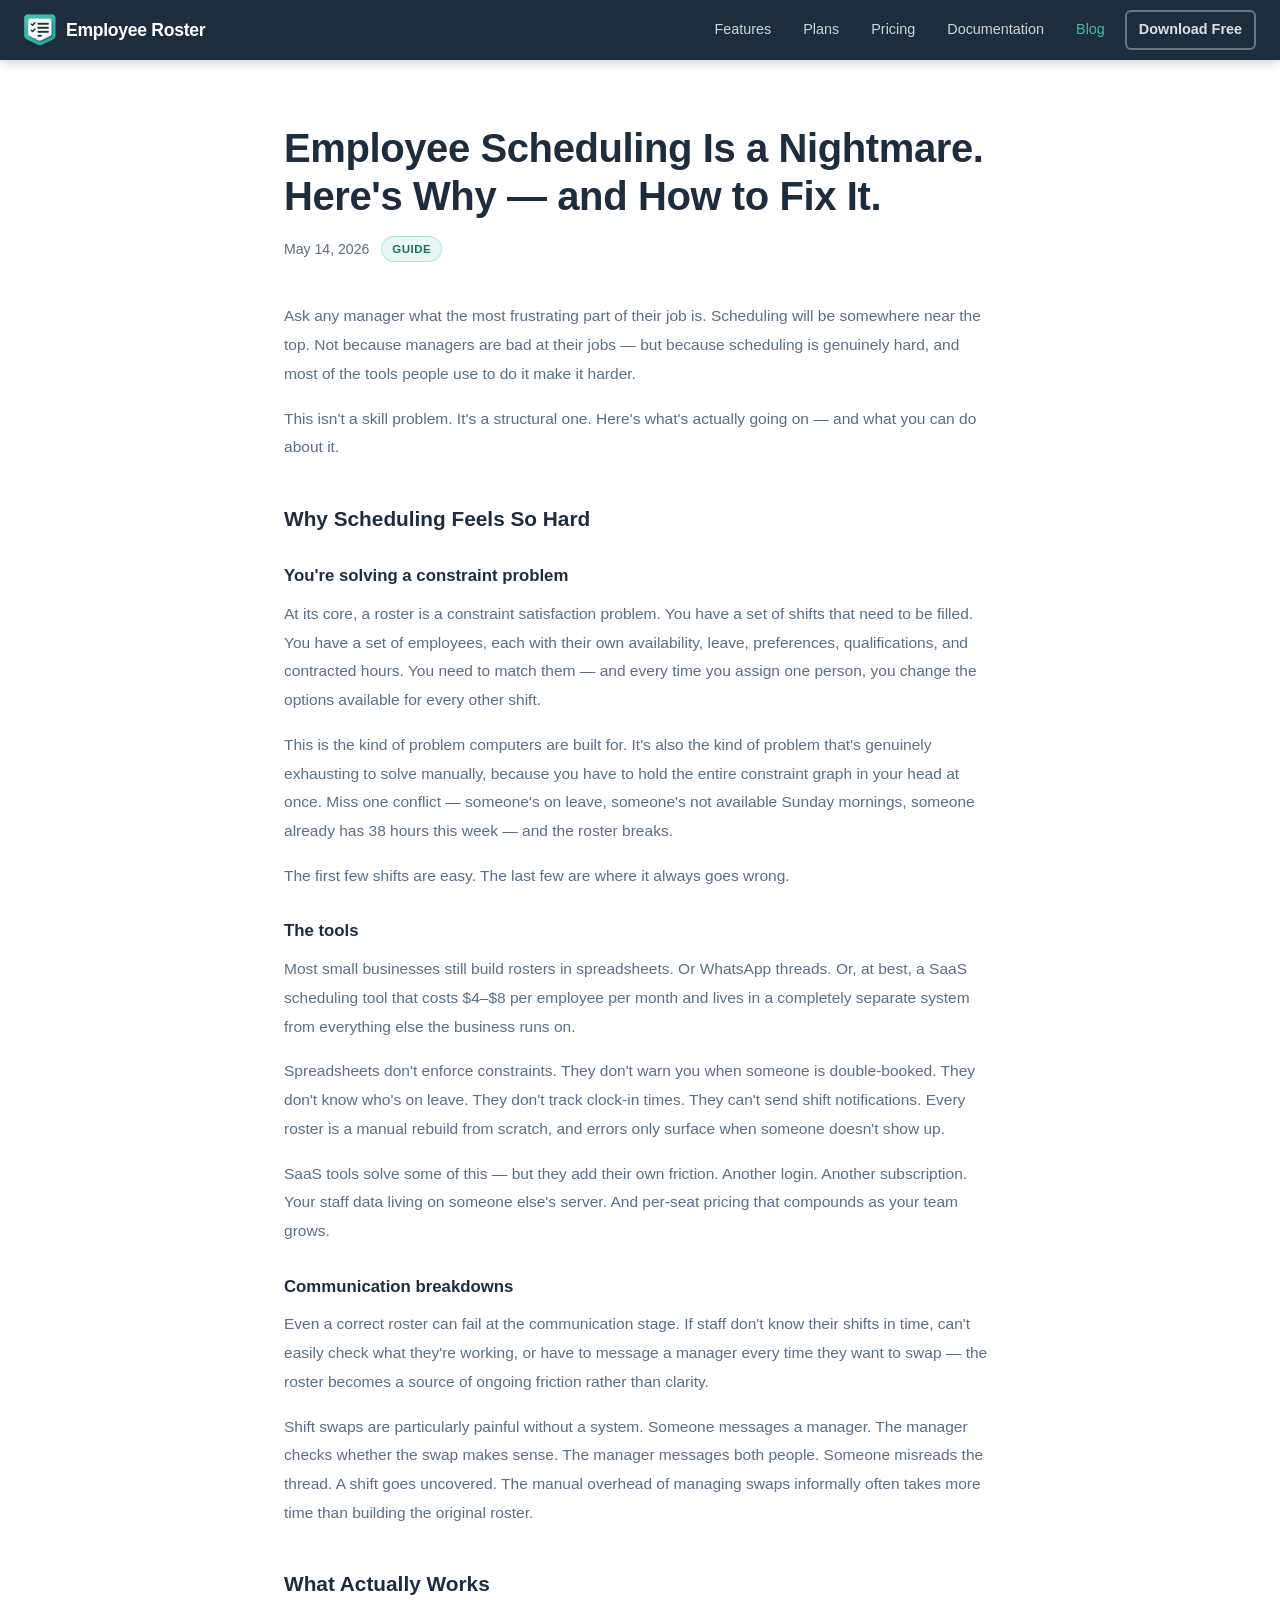
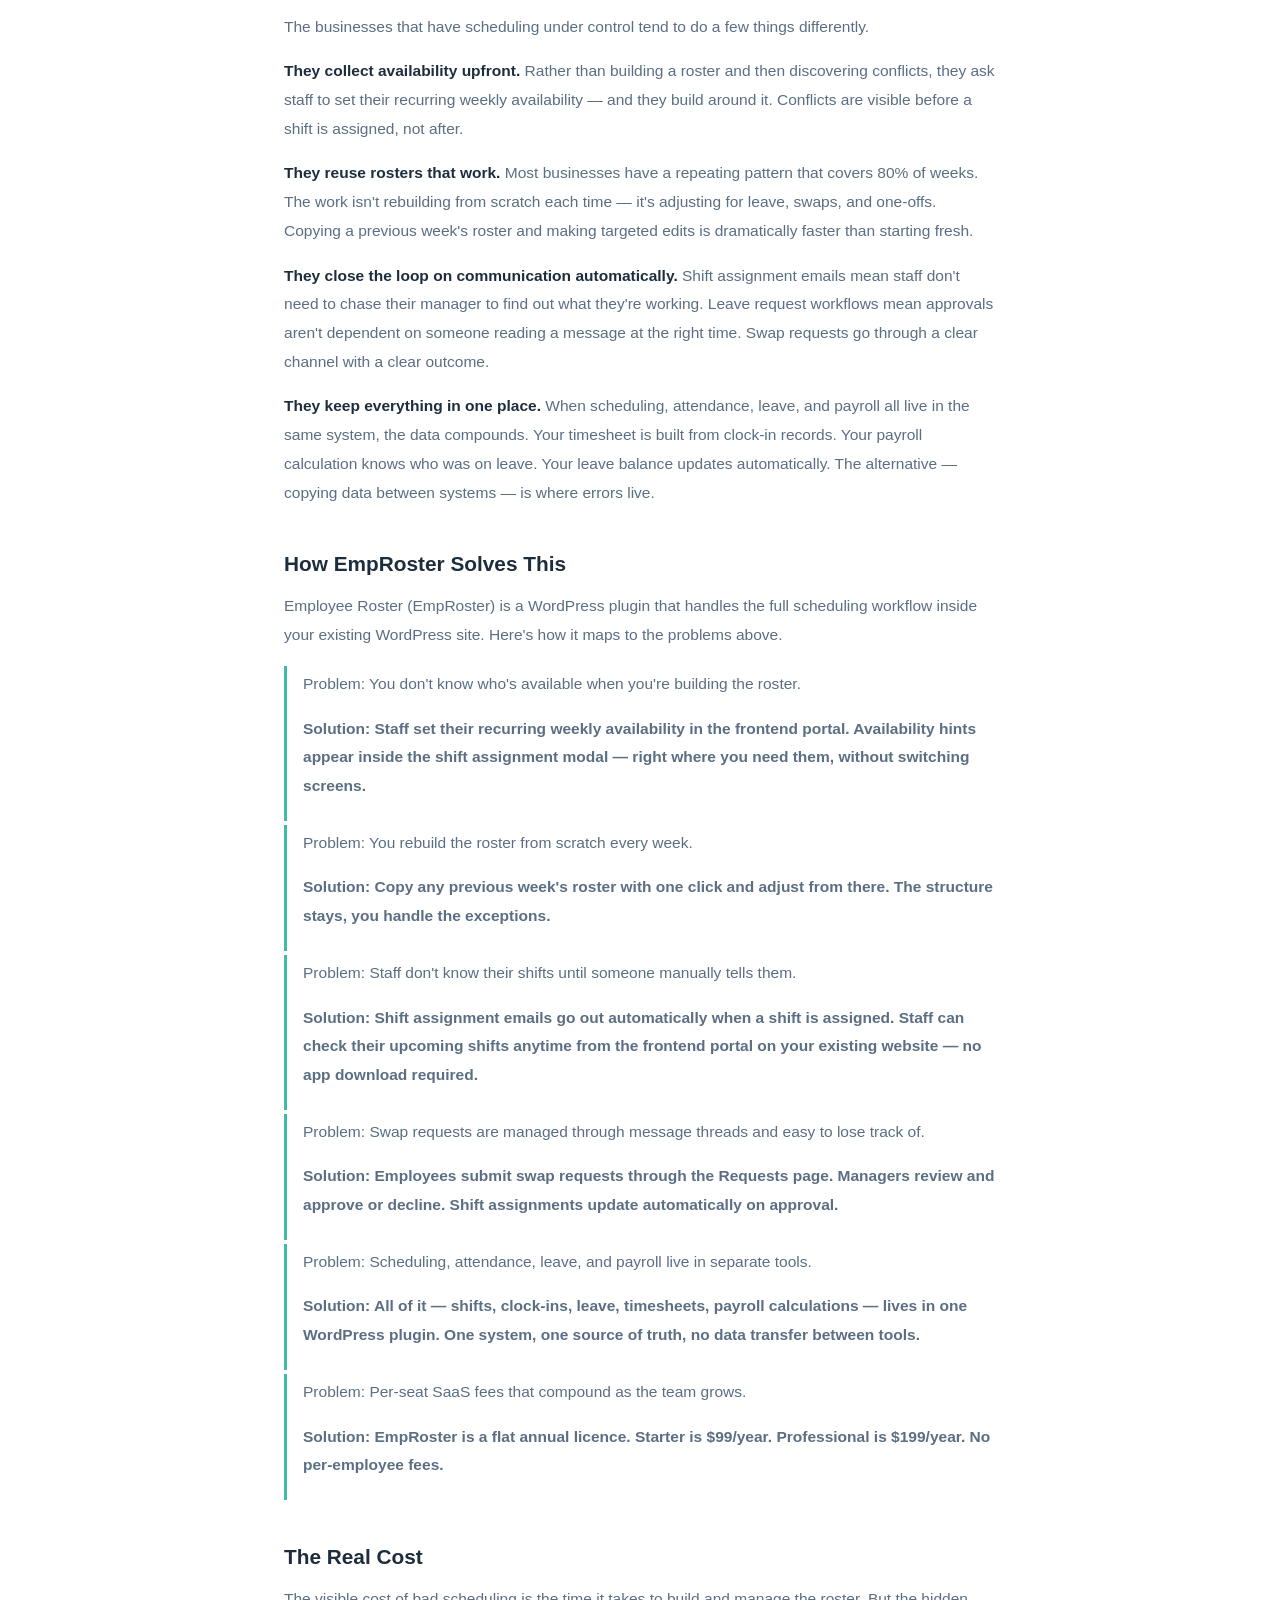
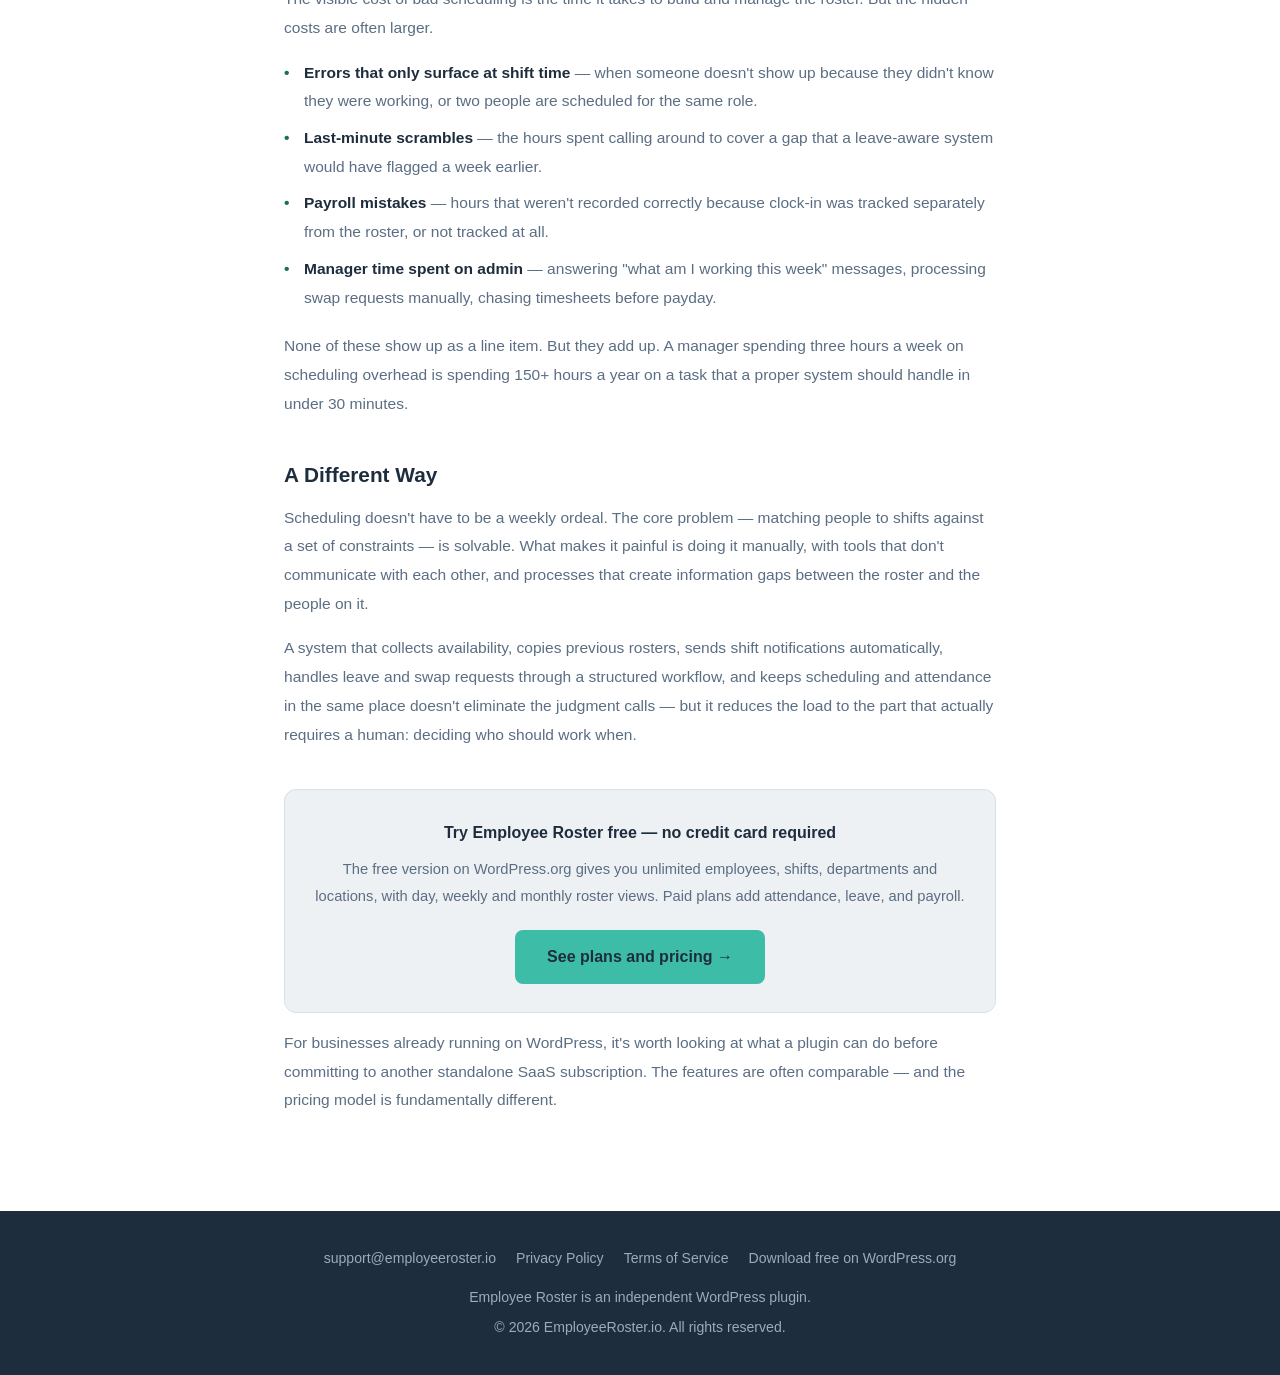
<file: blog/employee-scheduling-is-a-nightmare-heres-why-and-how-to-fix-it.html>
<!DOCTYPE html>
<html lang="en">
<head>
  <meta charset="UTF-8" />
  <meta name="viewport" content="width=device-width, initial-scale=1.0"/>
  <title>Employee Scheduling Is a Nightmare. Here's Why — and How to Fix It. – Employee Roster</title>
  <!-- Google tag (gtag.js) -->
  <script async src="https://www.googletagmanager.com/gtag/js?id=G-27SR5BZH9W"></script>
  <script>
    window.dataLayer = window.dataLayer || [];
    function gtag(){dataLayer.push(arguments);}
    gtag('js', new Date());
    gtag('config', 'G-27SR5BZH9W');
  </script>
  <meta name="description" content="Employee scheduling is frustrating by design — you're solving a constraint problem with bad tools and constant interruptions. Here's why it's so hard and how to fix it structurally." />
  <meta name="keywords" content="employee scheduling problems, why is scheduling so hard, staff rostering challenges, scheduling software WordPress, how to fix staff scheduling, small business workforce management, employee roster plugin, shift scheduling solution" />
  <meta name="robots" content="index, follow" />
  <link rel="canonical" href="https://employeeroster.io/blog/employee-scheduling-is-a-nightmare-heres-why-and-how-to-fix-it" />
  <link rel="icon" type="image/x-icon" href="/assets/logo/favicon/favicon.ico" />
  <link rel="icon" type="image/png" sizes="16x16" href="/assets/logo/favicon/favicon-16x16.png" />
  <link rel="icon" type="image/png" sizes="32x32" href="/assets/logo/favicon/favicon-32x32.png" />
  <link rel="apple-touch-icon" sizes="180x180" href="/assets/logo/favicon/apple-touch-icon.png" />
  <link rel="icon" type="image/png" sizes="192x192" href="/assets/logo/favicon/android-chrome-192x192.png" />
  <link rel="icon" type="image/png" sizes="512x512" href="/assets/logo/favicon/android-chrome-512x512.png" />
  <link rel="manifest" href="/assets/logo/favicon/site.webmanifest" />
  <meta name="theme-color" content="#3DBDA8" />
  <script>document.documentElement.classList.add('js');</script>
  <link rel="stylesheet" href="../assets/site.css" />
  <script src="../assets/site.js" defer></script>
  <style>

    /* ── NAV ── */
    .btn-plan { display: inline-block; text-align: center; padding: 8px 14px; border-radius: var(--radius); text-decoration: none; font-weight: 700; font-size: .88rem; transition: opacity .15s; }
    .btn-plan-outline { border: 2px solid rgba(255,255,255,.35); color: rgba(255,255,255,.85) !important; }

    /* ── POST ── */
    .post-wrap { max-width: 760px; margin: 0 auto; padding: 64px 24px 80px; }
    .post-wrap h1 { font-size: clamp(1.8rem, 4vw, 2.5rem); font-weight: 800; color: var(--dark); line-height: 1.2; letter-spacing: -.4px; margin-bottom: 16px; }
    .post-meta { display: flex; align-items: center; gap: 12px; margin-bottom: 40px; }
    .post-meta time { font-size: .88rem; color: var(--muted); }
    .article-badge {
      display: inline-block; background: rgba(61,189,168,.12); color: var(--teal-text);
      border: 1px solid rgba(61,189,168,.3); font-size: .72rem; font-weight: 600;
      letter-spacing: .5px; text-transform: uppercase; padding: 3px 10px; border-radius: 20px;
    }
    .post-wrap h2 { font-size: 1.3rem; font-weight: 700; color: var(--dark); margin: 40px 0 12px; }
    .post-wrap h3 { font-size: 1.05rem; font-weight: 700; color: var(--dark); margin: 28px 0 10px; }
    .post-wrap p { font-size: .97rem; color: var(--muted); line-height: 1.85; margin-bottom: 16px; }
    .post-wrap p strong { color: var(--dark); }
    .post-wrap ul { margin: 0 0 20px 0; padding-left: 0; list-style: none; }
    .post-wrap ul li { font-size: .97rem; color: var(--muted); line-height: 1.85; margin-bottom: 8px; padding-left: 20px; position: relative; }
    .post-wrap ul li::before { content: '•'; position: absolute; left: 0; color: var(--teal-text); font-weight: 700; }
    .post-wrap ul li strong { color: var(--dark); }
    .post-wrap code { font-family: 'Consolas', 'Monaco', monospace; font-size: .87em; background: var(--bg); padding: 2px 5px; border-radius: 4px; color: var(--dark); }
    .cta-box { background: var(--bg); border: 1px solid var(--border); border-radius: 12px; padding: 28px; text-align: center; margin: 40px 0 16px; }
    .btn-primary {
      background: var(--teal); color: var(--on-teal); padding: 14px 32px;
      border-radius: var(--radius); text-decoration: none; font-weight: 700; font-size: 1rem;
      display: inline-block; transition: background .15s, transform .1s;
    }
    .btn-primary:hover { background: var(--teal-hover); transform: translateY(-1px); }

    /* ── PROBLEM / SOLUTION ── */
    .problem-solution { border-left: 3px solid var(--teal); padding: 4px 0 4px 16px; margin-bottom: 4px; }
    .problem-label { color: var(--muted); font-weight: 500; font-size: .97rem; line-height: 1.85; margin-bottom: 0; }
    .solution-label { color: var(--teal-text); font-weight: 700; font-size: .97rem; line-height: 1.85; margin-bottom: 0; }

  </style>
</head>
<body>

<!-- NAV -->
<nav class="site-nav">
  <a href="https://employeeroster.io/" class="nav-brand">
    <img src="/assets/logo/only-logo-64.png" width="32" height="32" alt="Employee Roster logo" />
    Employee Roster
  </a>
  <button class="nav-toggle" type="button" aria-expanded="false" aria-controls="site-nav-links" aria-label="Menu"><svg class="nav-icon-open" width="24" height="24" viewBox="0 0 24 24" fill="none" stroke="currentColor" stroke-width="2" stroke-linecap="round" aria-hidden="true"><path d="M4 7h16M4 12h16M4 17h16"/></svg><svg class="nav-icon-close" width="24" height="24" viewBox="0 0 24 24" fill="none" stroke="currentColor" stroke-width="2" stroke-linecap="round" aria-hidden="true"><path d="M6 6l12 12M18 6L6 18"/></svg></button>
  <div class="nav-links" id="site-nav-links">
    <a href="https://employeeroster.io/#features">Features</a>
    <a href="https://employeeroster.io/#plans">Plans</a>
    <a href="https://employeeroster.io/#pricing">Pricing</a>
    <a href="https://employeeroster.io/docs">Documentation</a>
    <a href="https://employeeroster.io/blog/" class="nav-active">Blog</a>
    <a href="https://wordpress.org/plugins/employee-roster/" class="btn-plan btn-plan-outline">Download Free</a>
  </div>
</nav>

<a class="skip-link" href="#main">Skip to content</a>
<main id="main" tabindex="-1">
<article class="post-wrap">

  <header>
    <h1>Employee Scheduling Is a Nightmare. Here's Why — and How to Fix It.</h1>
    <div class="post-meta">
      <time datetime="2026-05-14">May 14, 2026</time>
      <span class="article-badge">Guide</span>
    </div>
  </header>

  <p>Ask any manager what the most frustrating part of their job is. Scheduling will be somewhere near the top. Not because managers are bad at their jobs — but because scheduling is genuinely hard, and most of the tools people use to do it make it harder.</p>
  <p>This isn't a skill problem. It's a structural one. Here's what's actually going on — and what you can do about it.</p>

  <h2>Why Scheduling Feels So Hard</h2>

  <h3>You're solving a constraint problem</h3>
  <p>At its core, a roster is a constraint satisfaction problem. You have a set of shifts that need to be filled. You have a set of employees, each with their own availability, leave, preferences, qualifications, and contracted hours. You need to match them — and every time you assign one person, you change the options available for every other shift.</p>
  <p>This is the kind of problem computers are built for. It's also the kind of problem that's genuinely exhausting to solve manually, because you have to hold the entire constraint graph in your head at once. Miss one conflict — someone's on leave, someone's not available Sunday mornings, someone already has 38 hours this week — and the roster breaks.</p>
  <p>The first few shifts are easy. The last few are where it always goes wrong.</p>

  <h3>The tools</h3>
  <p>Most small businesses still build rosters in spreadsheets. Or WhatsApp threads. Or, at best, a SaaS scheduling tool that costs $4–$8 per employee per month and lives in a completely separate system from everything else the business runs on.</p>
  <p>Spreadsheets don't enforce constraints. They don't warn you when someone is double-booked. They don't know who's on leave. They don't track clock-in times. They can't send shift notifications. Every roster is a manual rebuild from scratch, and errors only surface when someone doesn't show up.</p>
  <p>SaaS tools solve some of this — but they add their own friction. Another login. Another subscription. Your staff data living on someone else's server. And per-seat pricing that compounds as your team grows.</p>

  <h3>Communication breakdowns</h3>
  <p>Even a correct roster can fail at the communication stage. If staff don't know their shifts in time, can't easily check what they're working, or have to message a manager every time they want to swap — the roster becomes a source of ongoing friction rather than clarity.</p>
  <p>Shift swaps are particularly painful without a system. Someone messages a manager. The manager checks whether the swap makes sense. The manager messages both people. Someone misreads the thread. A shift goes uncovered. The manual overhead of managing swaps informally often takes more time than building the original roster.</p>

  <h2>What Actually Works</h2>

  <p>The businesses that have scheduling under control tend to do a few things differently.</p>

  <p><strong>They collect availability upfront.</strong> Rather than building a roster and then discovering conflicts, they ask staff to set their recurring weekly availability — and they build around it. Conflicts are visible before a shift is assigned, not after.</p>

  <p><strong>They reuse rosters that work.</strong> Most businesses have a repeating pattern that covers 80% of weeks. The work isn't rebuilding from scratch each time — it's adjusting for leave, swaps, and one-offs. Copying a previous week's roster and making targeted edits is dramatically faster than starting fresh.</p>

  <p><strong>They close the loop on communication automatically.</strong> Shift assignment emails mean staff don't need to chase their manager to find out what they're working. Leave request workflows mean approvals aren't dependent on someone reading a message at the right time. Swap requests go through a clear channel with a clear outcome.</p>

  <p><strong>They keep everything in one place.</strong> When scheduling, attendance, leave, and payroll all live in the same system, the data compounds. Your timesheet is built from clock-in records. Your payroll calculation knows who was on leave. Your leave balance updates automatically. The alternative — copying data between systems — is where errors live.</p>

  <h2>How EmpRoster Solves This</h2>

  <p>Employee Roster (EmpRoster) is a WordPress plugin that handles the full scheduling workflow inside your existing WordPress site. Here's how it maps to the problems above.</p>

  <div class="problem-solution">
    <p class="problem-label">Problem: You don't know who's available when you're building the roster.</p>
    <p class="solution-label">Solution: Staff set their recurring weekly availability in the frontend portal. Availability hints appear inside the shift assignment modal — right where you need them, without switching screens.</p>
  </div>

  <div class="problem-solution">
    <p class="problem-label">Problem: You rebuild the roster from scratch every week.</p>
    <p class="solution-label">Solution: Copy any previous week's roster with one click and adjust from there. The structure stays, you handle the exceptions.</p>
  </div>

  <div class="problem-solution">
    <p class="problem-label">Problem: Staff don't know their shifts until someone manually tells them.</p>
    <p class="solution-label">Solution: Shift assignment emails go out automatically when a shift is assigned. Staff can check their upcoming shifts anytime from the frontend portal on your existing website — no app download required.</p>
  </div>

  <div class="problem-solution">
    <p class="problem-label">Problem: Swap requests are managed through message threads and easy to lose track of.</p>
    <p class="solution-label">Solution: Employees submit swap requests through the Requests page. Managers review and approve or decline. Shift assignments update automatically on approval.</p>
  </div>

  <div class="problem-solution">
    <p class="problem-label">Problem: Scheduling, attendance, leave, and payroll live in separate tools.</p>
    <p class="solution-label">Solution: All of it — shifts, clock-ins, leave, timesheets, payroll calculations — lives in one WordPress plugin. One system, one source of truth, no data transfer between tools.</p>
  </div>

  <div class="problem-solution">
    <p class="problem-label">Problem: Per-seat SaaS fees that compound as the team grows.</p>
    <p class="solution-label">Solution: EmpRoster is a flat annual licence. Starter is $99/year. Professional is $199/year. No per-employee fees.</p>
  </div>

  <h2>The Real Cost</h2>

  <p>The visible cost of bad scheduling is the time it takes to build and manage the roster. But the hidden costs are often larger.</p>

  <ul>
    <li><strong>Errors that only surface at shift time</strong> — when someone doesn't show up because they didn't know they were working, or two people are scheduled for the same role.</li>
    <li><strong>Last-minute scrambles</strong> — the hours spent calling around to cover a gap that a leave-aware system would have flagged a week earlier.</li>
    <li><strong>Payroll mistakes</strong> — hours that weren't recorded correctly because clock-in was tracked separately from the roster, or not tracked at all.</li>
    <li><strong>Manager time spent on admin</strong> — answering "what am I working this week" messages, processing swap requests manually, chasing timesheets before payday.</li>
  </ul>

  <p>None of these show up as a line item. But they add up. A manager spending three hours a week on scheduling overhead is spending 150+ hours a year on a task that a proper system should handle in under 30 minutes.</p>

  <h2>A Different Way</h2>

  <p>Scheduling doesn't have to be a weekly ordeal. The core problem — matching people to shifts against a set of constraints — is solvable. What makes it painful is doing it manually, with tools that don't communicate with each other, and processes that create information gaps between the roster and the people on it.</p>

  <p>A system that collects availability, copies previous rosters, sends shift notifications automatically, handles leave and swap requests through a structured workflow, and keeps scheduling and attendance in the same place doesn't eliminate the judgment calls — but it reduces the load to the part that actually requires a human: deciding who should work when.</p>

  <div class="cta-box">
    <p style="font-size:1rem; font-weight:700; color:var(--dark); margin-bottom:8px;">Try Employee Roster free — no credit card required</p>
    <p style="font-size:.92rem; color:var(--muted); margin-bottom:20px;">The free version on WordPress.org gives you unlimited employees, shifts, departments and locations, with day, weekly and monthly roster views. Paid plans add attendance, leave, and payroll.</p>
    <a href="https://employeeroster.io/#pricing" class="btn-primary">See plans and pricing →</a>
  </div>

  <p>For businesses already running on WordPress, it's worth looking at what a plugin can do before committing to another standalone SaaS subscription. The features are often comparable — and the pricing model is fundamentally different.</p>

</article>
</main>

<!-- FOOTER -->
<footer>
  <div class="footer-links">
    <a href="mailto:support@employeeroster.io">support@employeeroster.io</a>
    <a href="https://employeeroster.io/privacy">Privacy Policy</a>
    <a href="https://employeeroster.io/terms">Terms of Service</a>
    <a href="https://wordpress.org/plugins/employee-roster/">Download free on WordPress.org</a>
  </div>
  <p>Employee Roster is an independent WordPress plugin.</p>
  <p style="margin-top:8px;">© <span class="js-year">2026</span> EmployeeRoster.io. All rights reserved.</p>
</footer>

</body>
</html>
</file>
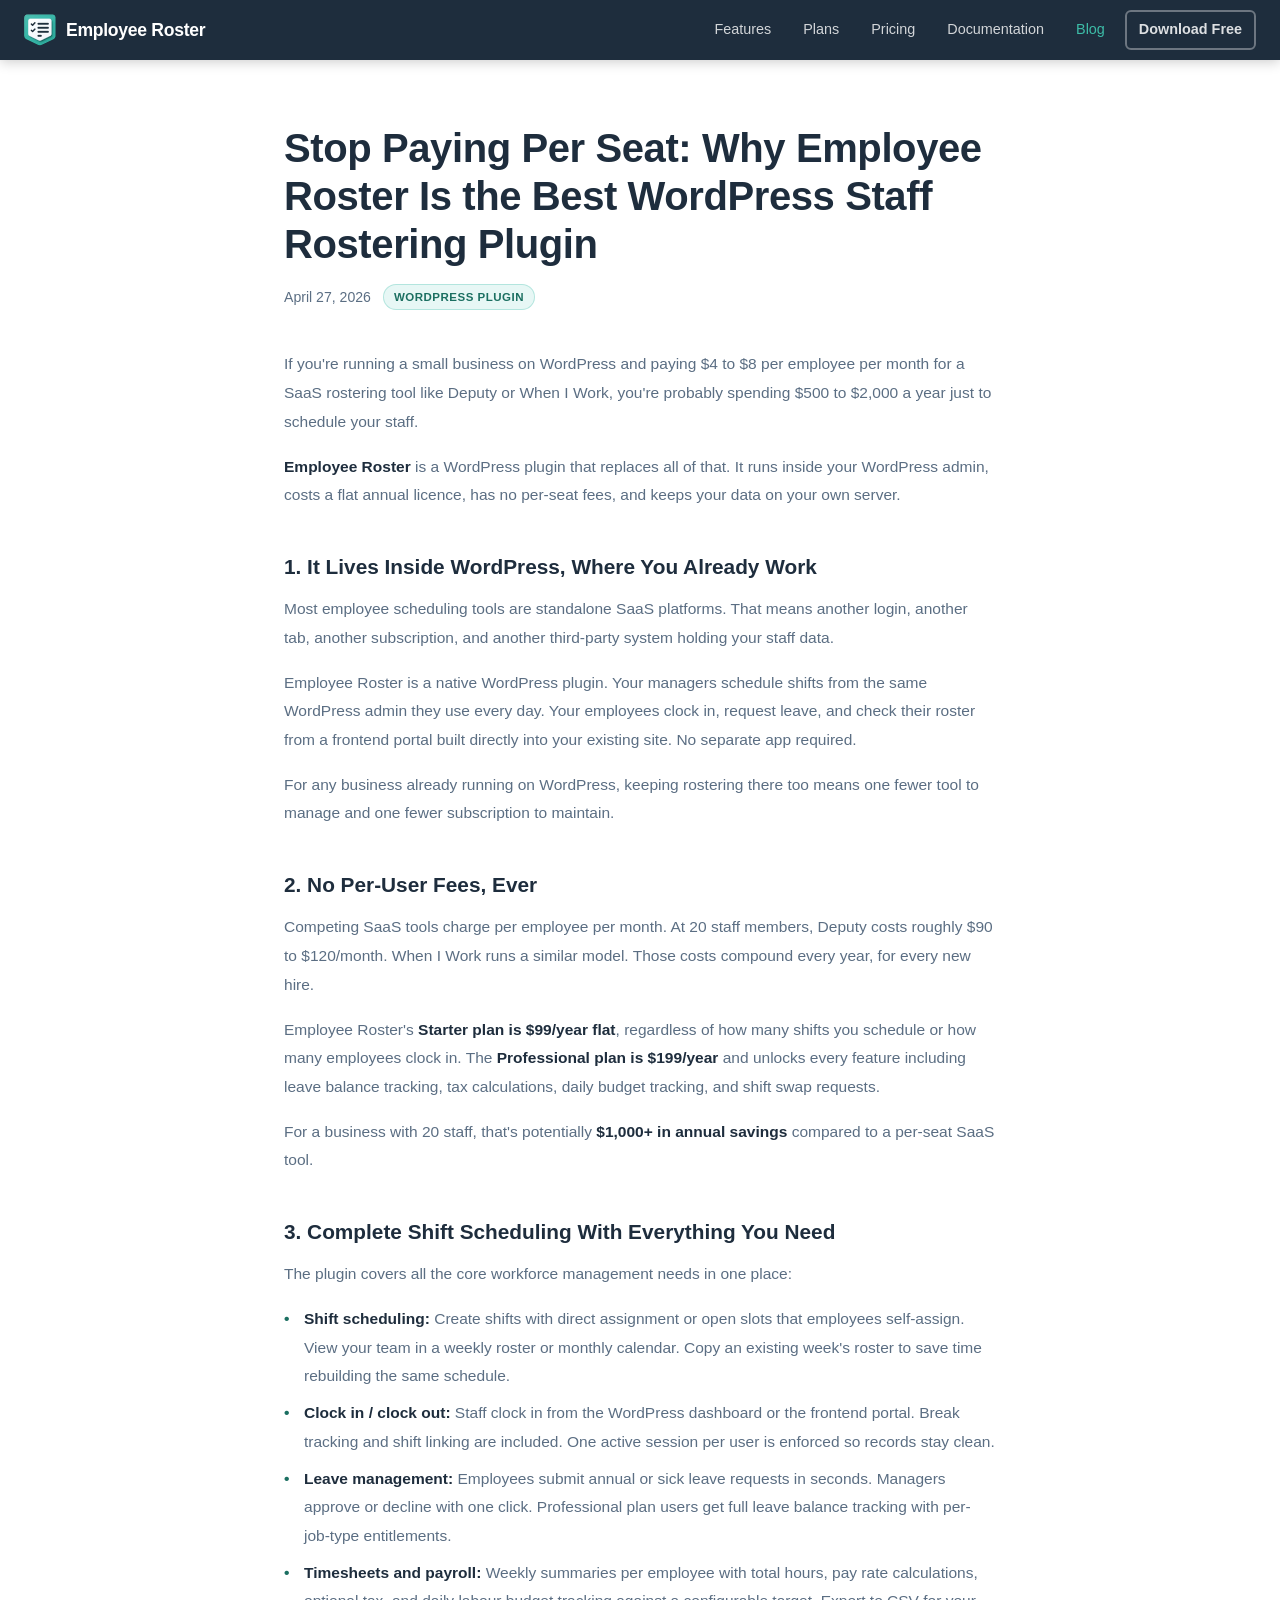
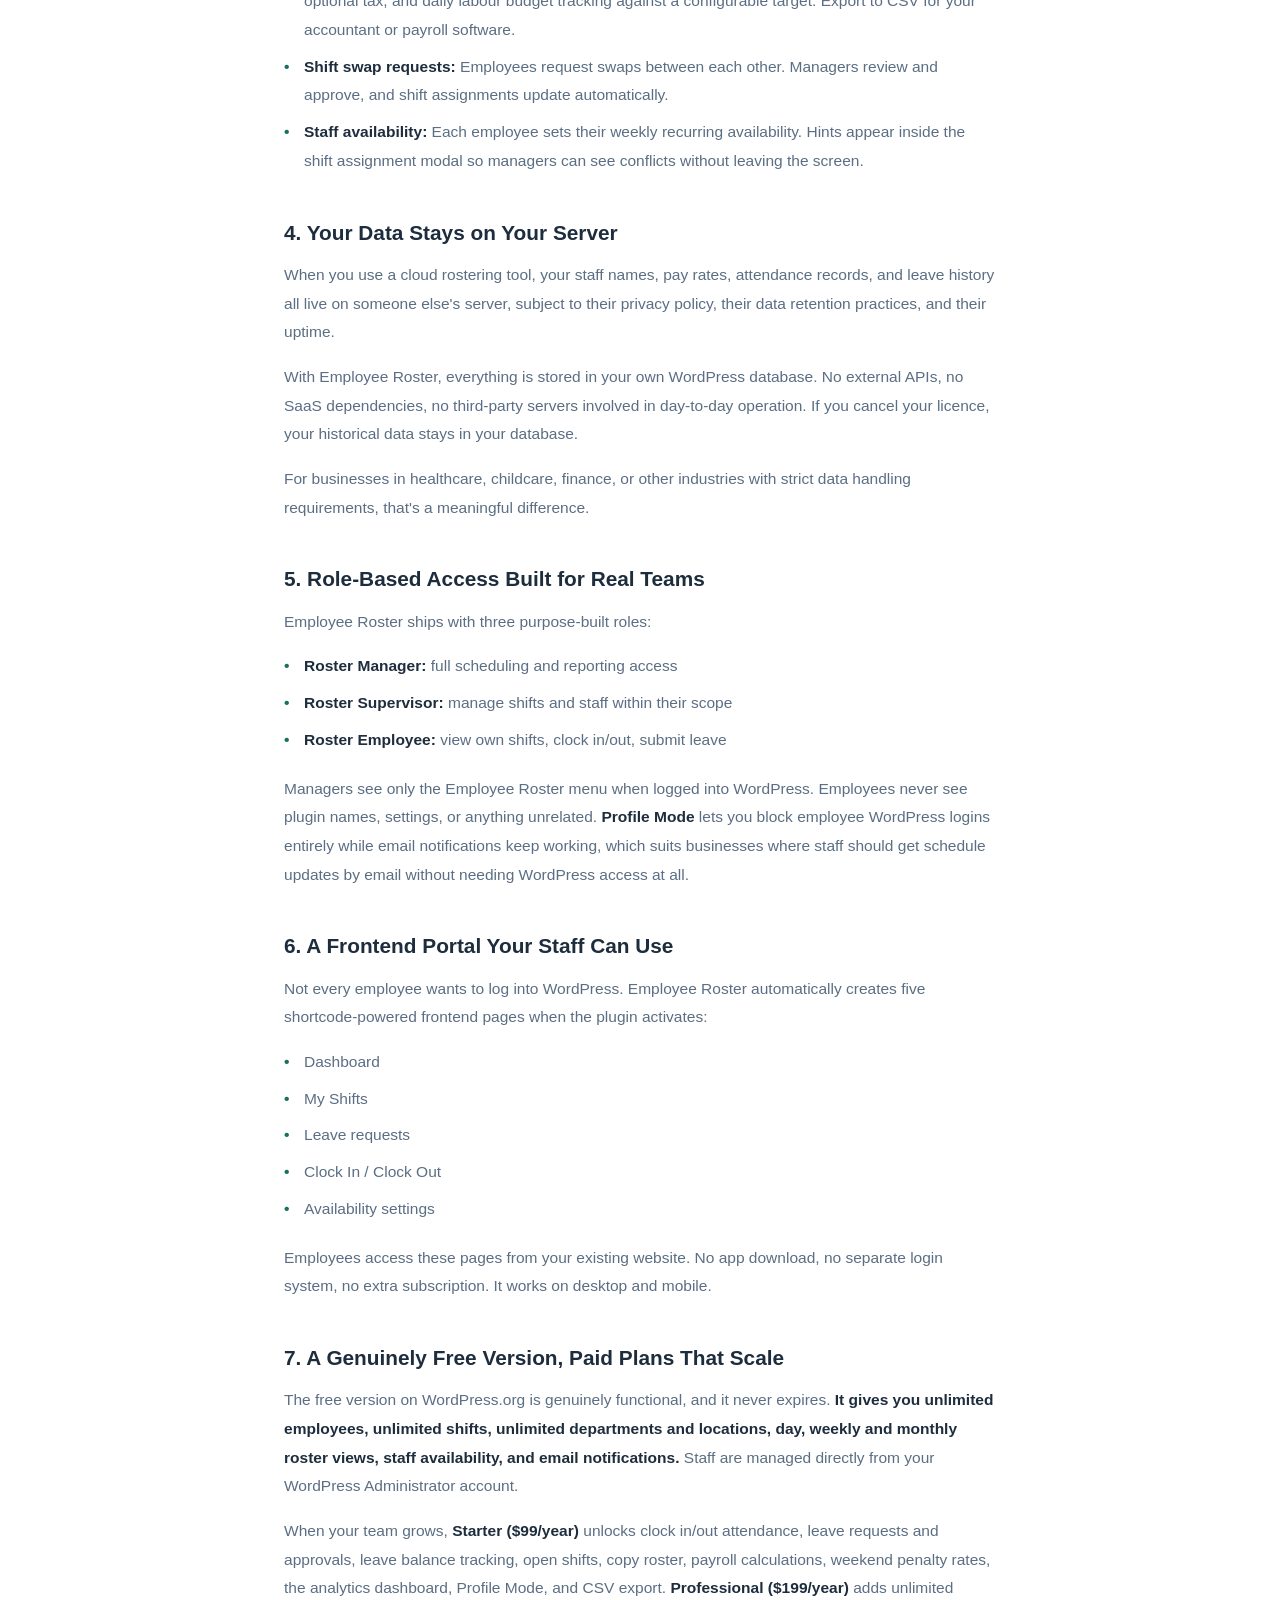
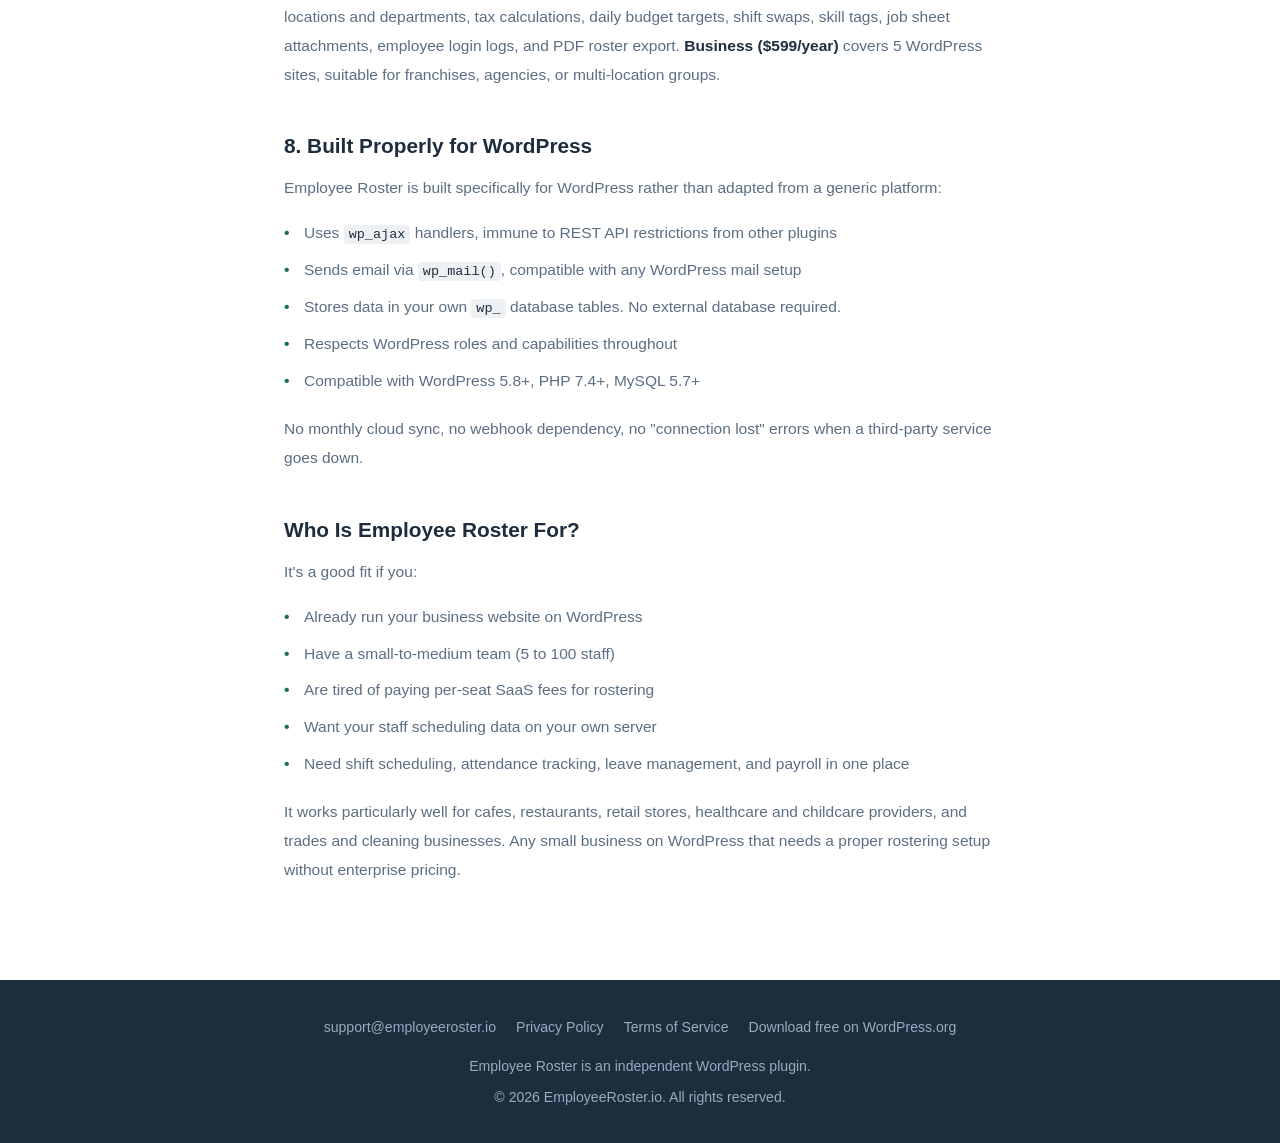
<file: blog/why-employee-roster-is-the-best-wordpress-rostering-plugin.html>
﻿<!DOCTYPE html>
<html lang="en">
<head>
  <meta charset="UTF-8" />
  <meta name="viewport" content="width=device-width, initial-scale=1.0"/>
  <title>Stop Paying Per Seat: Why Employee Roster Is the Best WordPress Staff Rostering Plugin – Employee Roster</title>
  <!-- Google tag (gtag.js) -->
  <script async src="https://www.googletagmanager.com/gtag/js?id=G-27SR5BZH9W"></script>
  <script>
    window.dataLayer = window.dataLayer || [];
    function gtag(){dataLayer.push(arguments);}
    gtag('js', new Date());
    gtag('config', 'G-27SR5BZH9W');
  </script>
  <meta name="description" content="Looking for a WordPress employee scheduling plugin? Employee Roster lets you manage shifts, attendance, leave, and payroll directly inside WordPress. No SaaS fees, no per-user costs." />
  <meta name="keywords" content="WordPress employee scheduling plugin, WordPress staff rostering plugin, WordPress shift scheduling, employee roster WordPress, Deputy alternative WordPress, staff scheduling plugin WordPress, WordPress attendance tracking, WordPress leave management plugin, self-hosted employee scheduling, WordPress payroll plugin" />
  <meta name="robots" content="index, follow" />
  <link rel="canonical" href="https://employeeroster.io/blog/why-employee-roster-is-the-best-wordpress-rostering-plugin" />
  <link rel="icon" type="image/x-icon" href="/assets/logo/favicon/favicon.ico" />
  <link rel="icon" type="image/png" sizes="16x16" href="/assets/logo/favicon/favicon-16x16.png" />
  <link rel="icon" type="image/png" sizes="32x32" href="/assets/logo/favicon/favicon-32x32.png" />
  <link rel="apple-touch-icon" sizes="180x180" href="/assets/logo/favicon/apple-touch-icon.png" />
  <link rel="icon" type="image/png" sizes="192x192" href="/assets/logo/favicon/android-chrome-192x192.png" />
  <link rel="icon" type="image/png" sizes="512x512" href="/assets/logo/favicon/android-chrome-512x512.png" />
  <link rel="manifest" href="/assets/logo/favicon/site.webmanifest" />
  <meta name="theme-color" content="#3DBDA8" />
  <script>document.documentElement.classList.add('js');</script>
  <link rel="stylesheet" href="../assets/site.css" />
  <script src="../assets/site.js" defer></script>
  <style>

    /* ── NAV ── */
    .btn-plan { display: inline-block; text-align: center; padding: 8px 14px; border-radius: var(--radius); text-decoration: none; font-weight: 700; font-size: .88rem; transition: opacity .15s; }
    .btn-plan-outline { border: 2px solid rgba(255,255,255,.35); color: rgba(255,255,255,.85) !important; }

    /* ── POST ── */
    .post-wrap { max-width: 760px; margin: 0 auto; padding: 64px 24px 80px; }
    .post-wrap h1 { font-size: clamp(1.8rem, 4vw, 2.5rem); font-weight: 800; color: var(--dark); line-height: 1.2; letter-spacing: -.4px; margin-bottom: 16px; }
    .post-meta { display: flex; align-items: center; gap: 12px; margin-bottom: 40px; }
    .post-meta time { font-size: .88rem; color: var(--muted); }
    .article-badge {
      display: inline-block; background: rgba(61,189,168,.12); color: var(--teal-text);
      border: 1px solid rgba(61,189,168,.3); font-size: .72rem; font-weight: 600;
      letter-spacing: .5px; text-transform: uppercase; padding: 3px 10px; border-radius: 20px;
    }
    .post-wrap h2 { font-size: 1.3rem; font-weight: 700; color: var(--dark); margin: 40px 0 12px; }
    .post-wrap p { font-size: .97rem; color: var(--muted); line-height: 1.85; margin-bottom: 16px; }
    .post-wrap p strong { color: var(--dark); }
    .post-wrap ul { margin: 0 0 20px 0; padding-left: 0; list-style: none; }
    .post-wrap ul li { font-size: .97rem; color: var(--muted); line-height: 1.85; margin-bottom: 8px; padding-left: 20px; position: relative; }
    .post-wrap ul li::before { content: '•'; position: absolute; left: 0; color: var(--teal-text); font-weight: 700; }
    .post-wrap ul li strong { color: var(--dark); }
    .post-wrap code { font-family: 'Consolas', 'Monaco', monospace; font-size: .87em; background: var(--bg); padding: 2px 5px; border-radius: 4px; color: var(--dark); }

  </style>
</head>
<body>

<!-- NAV -->
<nav class="site-nav">
  <a href="https://employeeroster.io/" class="nav-brand">
    <img src="/assets/logo/only-logo-64.png" width="32" height="32" alt="Employee Roster logo" />
    Employee Roster
  </a>
  <button class="nav-toggle" type="button" aria-expanded="false" aria-controls="site-nav-links" aria-label="Menu"><svg class="nav-icon-open" width="24" height="24" viewBox="0 0 24 24" fill="none" stroke="currentColor" stroke-width="2" stroke-linecap="round" aria-hidden="true"><path d="M4 7h16M4 12h16M4 17h16"/></svg><svg class="nav-icon-close" width="24" height="24" viewBox="0 0 24 24" fill="none" stroke="currentColor" stroke-width="2" stroke-linecap="round" aria-hidden="true"><path d="M6 6l12 12M18 6L6 18"/></svg></button>
  <div class="nav-links" id="site-nav-links">
    <a href="https://employeeroster.io/#features">Features</a>
    <a href="https://employeeroster.io/#plans">Plans</a>
    <a href="https://employeeroster.io/#pricing">Pricing</a>
    <a href="https://employeeroster.io/docs">Documentation</a>
    <a href="https://employeeroster.io/blog/" class="nav-active">Blog</a>
    <a href="https://wordpress.org/plugins/employee-roster/" class="btn-plan btn-plan-outline">Download Free</a>
  </div>
</nav>

<a class="skip-link" href="#main">Skip to content</a>
<main id="main" tabindex="-1">
<article class="post-wrap">

  <header>
    <h1>Stop Paying Per Seat: Why Employee Roster Is the Best WordPress Staff Rostering Plugin</h1>
    <div class="post-meta">
      <time datetime="2026-04-27">April 27, 2026</time>
      <span class="article-badge">WordPress Plugin</span>
    </div>
  </header>

  <p>If you're running a small business on WordPress and paying $4 to $8 per employee per month for a SaaS rostering tool like Deputy or When I Work, you're probably spending $500 to $2,000 a year just to schedule your staff.</p>
  <p><strong>Employee Roster</strong> is a WordPress plugin that replaces all of that. It runs inside your WordPress admin, costs a flat annual licence, has no per-seat fees, and keeps your data on your own server.</p>

  <h2>1. It Lives Inside WordPress, Where You Already Work</h2>
  <p>Most employee scheduling tools are standalone SaaS platforms. That means another login, another tab, another subscription, and another third-party system holding your staff data.</p>
  <p>Employee Roster is a native WordPress plugin. Your managers schedule shifts from the same WordPress admin they use every day. Your employees clock in, request leave, and check their roster from a frontend portal built directly into your existing site. No separate app required.</p>
  <p>For any business already running on WordPress, keeping rostering there too means one fewer tool to manage and one fewer subscription to maintain.</p>

  <h2>2. No Per-User Fees, Ever</h2>
  <p>Competing SaaS tools charge per employee per month. At 20 staff members, Deputy costs roughly $90 to $120/month. When I Work runs a similar model. Those costs compound every year, for every new hire.</p>
  <p>Employee Roster's <strong>Starter plan is $99/year flat</strong>, regardless of how many shifts you schedule or how many employees clock in. The <strong>Professional plan is $199/year</strong> and unlocks every feature including leave balance tracking, tax calculations, daily budget tracking, and shift swap requests.</p>
  <p>For a business with 20 staff, that's potentially <strong>$1,000+ in annual savings</strong> compared to a per-seat SaaS tool.</p>

  <h2>3. Complete Shift Scheduling With Everything You Need</h2>
  <p>The plugin covers all the core workforce management needs in one place:</p>
  <ul>
    <li><strong>Shift scheduling:</strong> Create shifts with direct assignment or open slots that employees self-assign. View your team in a weekly roster or monthly calendar. Copy an existing week's roster to save time rebuilding the same schedule.</li>
    <li><strong>Clock in / clock out:</strong> Staff clock in from the WordPress dashboard or the frontend portal. Break tracking and shift linking are included. One active session per user is enforced so records stay clean.</li>
    <li><strong>Leave management:</strong> Employees submit annual or sick leave requests in seconds. Managers approve or decline with one click. Professional plan users get full leave balance tracking with per-job-type entitlements.</li>
    <li><strong>Timesheets and payroll:</strong> Weekly summaries per employee with total hours, pay rate calculations, optional tax, and daily labour budget tracking against a configurable target. Export to CSV for your accountant or payroll software.</li>
    <li><strong>Shift swap requests:</strong> Employees request swaps between each other. Managers review and approve, and shift assignments update automatically.</li>
    <li><strong>Staff availability:</strong> Each employee sets their weekly recurring availability. Hints appear inside the shift assignment modal so managers can see conflicts without leaving the screen.</li>
  </ul>

  <h2>4. Your Data Stays on Your Server</h2>
  <p>When you use a cloud rostering tool, your staff names, pay rates, attendance records, and leave history all live on someone else's server, subject to their privacy policy, their data retention practices, and their uptime.</p>
  <p>With Employee Roster, everything is stored in your own WordPress database. No external APIs, no SaaS dependencies, no third-party servers involved in day-to-day operation. If you cancel your licence, your historical data stays in your database.</p>
  <p>For businesses in healthcare, childcare, finance, or other industries with strict data handling requirements, that's a meaningful difference.</p>

  <h2>5. Role-Based Access Built for Real Teams</h2>
  <p>Employee Roster ships with three purpose-built roles:</p>
  <ul>
    <li><strong>Roster Manager:</strong> full scheduling and reporting access</li>
    <li><strong>Roster Supervisor:</strong> manage shifts and staff within their scope</li>
    <li><strong>Roster Employee:</strong> view own shifts, clock in/out, submit leave</li>
  </ul>
  <p>Managers see only the Employee Roster menu when logged into WordPress. Employees never see plugin names, settings, or anything unrelated. <strong>Profile Mode</strong> lets you block employee WordPress logins entirely while email notifications keep working, which suits businesses where staff should get schedule updates by email without needing WordPress access at all.</p>

  <h2>6. A Frontend Portal Your Staff Can Use</h2>
  <p>Not every employee wants to log into WordPress. Employee Roster automatically creates five shortcode-powered frontend pages when the plugin activates:</p>
  <ul>
    <li>Dashboard</li>
    <li>My Shifts</li>
    <li>Leave requests</li>
    <li>Clock In / Clock Out</li>
    <li>Availability settings</li>
  </ul>
  <p>Employees access these pages from your existing website. No app download, no separate login system, no extra subscription. It works on desktop and mobile.</p>

  <h2>7. A Genuinely Free Version, Paid Plans That Scale</h2>
  <p>The free version on WordPress.org is genuinely functional, and it never expires. <strong>It gives you unlimited employees, unlimited shifts, unlimited departments and locations, day, weekly and monthly roster views, staff availability, and email notifications.</strong> Staff are managed directly from your WordPress Administrator account.</p>
  <p>When your team grows, <strong>Starter ($99/year)</strong> unlocks clock in/out attendance, leave requests and approvals, leave balance tracking, open shifts, copy roster, payroll calculations, weekend penalty rates, the analytics dashboard, Profile Mode, and CSV export. <strong>Professional ($199/year)</strong> adds unlimited locations and departments, tax calculations, daily budget targets, shift swaps, skill tags, job sheet attachments, employee login logs, and PDF roster export. <strong>Business ($599/year)</strong> covers 5 WordPress sites, suitable for franchises, agencies, or multi-location groups.</p>
  <h2>8. Built Properly for WordPress</h2>
  <p>Employee Roster is built specifically for WordPress rather than adapted from a generic platform:</p>
  <ul>
    <li>Uses <code>wp_ajax</code> handlers, immune to REST API restrictions from other plugins</li>
    <li>Sends email via <code>wp_mail()</code>, compatible with any WordPress mail setup</li>
    <li>Stores data in your own <code>wp_</code> database tables. No external database required.</li>
    <li>Respects WordPress roles and capabilities throughout</li>
    <li>Compatible with WordPress 5.8+, PHP 7.4+, MySQL 5.7+</li>
  </ul>
  <p>No monthly cloud sync, no webhook dependency, no "connection lost" errors when a third-party service goes down.</p>

  <h2>Who Is Employee Roster For?</h2>
  <p>It's a good fit if you:</p>
  <ul>
    <li>Already run your business website on WordPress</li>
    <li>Have a small-to-medium team (5 to 100 staff)</li>
    <li>Are tired of paying per-seat SaaS fees for rostering</li>
    <li>Want your staff scheduling data on your own server</li>
    <li>Need shift scheduling, attendance tracking, leave management, and payroll in one place</li>
  </ul>
  <p>It works particularly well for cafes, restaurants, retail stores, healthcare and childcare providers, and trades and cleaning businesses. Any small business on WordPress that needs a proper rostering setup without enterprise pricing.</p>

</article>
</main>

<!-- FOOTER -->
<footer>
  <div class="footer-links">
    <a href="mailto:support@employeeroster.io">support@employeeroster.io</a>
    <a href="https://employeeroster.io/privacy">Privacy Policy</a>
    <a href="https://employeeroster.io/terms">Terms of Service</a>
    <a href="https://wordpress.org/plugins/employee-roster/">Download free on WordPress.org</a>
  </div>
  <p>Employee Roster is an independent WordPress plugin.</p>
  <p style="margin-top:8px;">© <span class="js-year">2026</span> EmployeeRoster.io. All rights reserved.</p>
</footer>

</body>
</html>
</file>
<file: assets/site.css>
/* Employee Roster: shared site styles. Linked before each page's own <style>, so page rules can override. */
*, *::before, *::after { box-sizing: border-box; margin: 0; padding: 0; }

:root {
  --teal:   #3DBDA8;
  --teal-d: #2A9D8A;
  --teal-text: #1B6F61;
  --teal-light: #7FDCCB;
  --teal-hover: #64CDBB;
  --on-teal: #1E2D3D;
  --muted-on-dark: #9aabbd;
  --cross: #9a4f4f;
  --dark:   #1E2D3D;
  --bg:     #EEF1F4;
  --border: #D5E0E8;
  --white:  #FFFFFF;
  --muted:  #5b6e83;
  --green:  #15803d;
  --red:    #dc2626;
  --radius: 8px;
  --shadow: 0 4px 24px rgba(61,189,168,.15);
}

body { font-family: -apple-system, BlinkMacSystemFont, 'Segoe UI', sans-serif; color: var(--dark); line-height: 1.6; overflow-wrap: break-word; }

/* ── NAV ── */
.site-nav {
  position: sticky; top: 0; z-index: 100;
  background: var(--dark); padding: 0 24px;
  display: flex; align-items: center; justify-content: space-between; height: 60px;
  box-shadow: 0 2px 12px rgba(0,0,0,.2);
}
.nav-brand { color: var(--white); font-weight: 700; font-size: 1.1rem; text-decoration: none; letter-spacing: -.3px; display: flex; align-items: center; gap: 10px; }
.nav-brand img { width: 32px; height: 32px; object-fit: contain; }
.nav-links { display: flex; gap: 8px; align-items: center; }
.nav-links a { color: rgba(255,255,255,.8); text-decoration: none; font-size: .9rem; padding: 6px 12px; border-radius: 6px; transition: color .15s; }
.nav-links a:hover { color: var(--white); }
.nav-links a.nav-active { color: var(--teal) !important; }
.btn-plan:hover { opacity: .85; }

/* ── FOOTER ── */
footer { background: var(--dark); color: var(--muted-on-dark); text-align: center; padding: 36px 24px; font-size: .88rem; }
footer a { color: var(--muted-on-dark); text-decoration: none; }
footer a:hover { color: var(--white); }
.footer-links { display: flex; gap: 20px; justify-content: center; flex-wrap: wrap; margin-bottom: 16px; }

/* ── ACCESSIBILITY & MOBILE NAV ── */
:focus-visible { outline: 2px solid var(--teal-text); outline-offset: 2px; }
.site-nav :focus-visible, footer :focus-visible, .hero :focus-visible { outline-color: var(--teal-light); }
::selection { background: rgba(61,189,168,.3); color: var(--dark); }
.skip-link { position: absolute; left: 16px; top: -64px; z-index: 300; background: var(--white); color: var(--dark); padding: 10px 16px; border-radius: 6px; font-weight: 700; text-decoration: none; }
.skip-link:focus { top: 8px; }
[tabindex="-1"]:focus { outline: none; } /* skip-link and route targets: focus moves there, no ring around the whole region */
.sr-only { position: absolute; width: 1px; height: 1px; padding: 0; margin: -1px; overflow: hidden; clip: rect(0, 0, 0, 0); white-space: nowrap; border: 0; }
.nav-toggle { display: none; }
@media (max-width: 600px) {
  .js .nav-toggle { display: inline-flex; align-items: center; justify-content: center; width: 44px; height: 44px; margin-right: -10px; padding: 0; background: none; border: 0; border-radius: 6px; color: var(--white); cursor: pointer; }
  .nav-toggle[aria-expanded="true"] .nav-icon-open, .nav-toggle[aria-expanded="false"] .nav-icon-close { display: none; }
  .js .site-nav .nav-links { display: none; position: absolute; top: 60px; left: 0; right: 0; flex-direction: column; align-items: stretch; gap: 2px; padding: 8px 16px 16px; background: var(--dark); border-top: 1px solid rgba(255,255,255,.08); box-shadow: 0 12px 24px rgba(0,0,0,.25); }
  .js .site-nav.nav-open .nav-links { display: flex; }
  .js .site-nav .nav-links a { padding: 12px; font-size: 1rem; }
  .js .site-nav .nav-links .btn-plan { margin-top: 8px; }
  /* without JavaScript the links stay visible and wrap instead of collapsing behind the menu button */
  html:not(.js) .site-nav { flex-wrap: wrap; height: auto; padding: 10px 16px; row-gap: 4px; }
  html:not(.js) .site-nav .nav-links { flex-wrap: wrap; gap: 0; }
}
@media (prefers-reduced-motion: reduce) {
  *, *::before, *::after { animation: none !important; scroll-behavior: auto !important; }
  a:hover, button:hover, .feature-card:hover { transform: none !important; }
}
</file>
